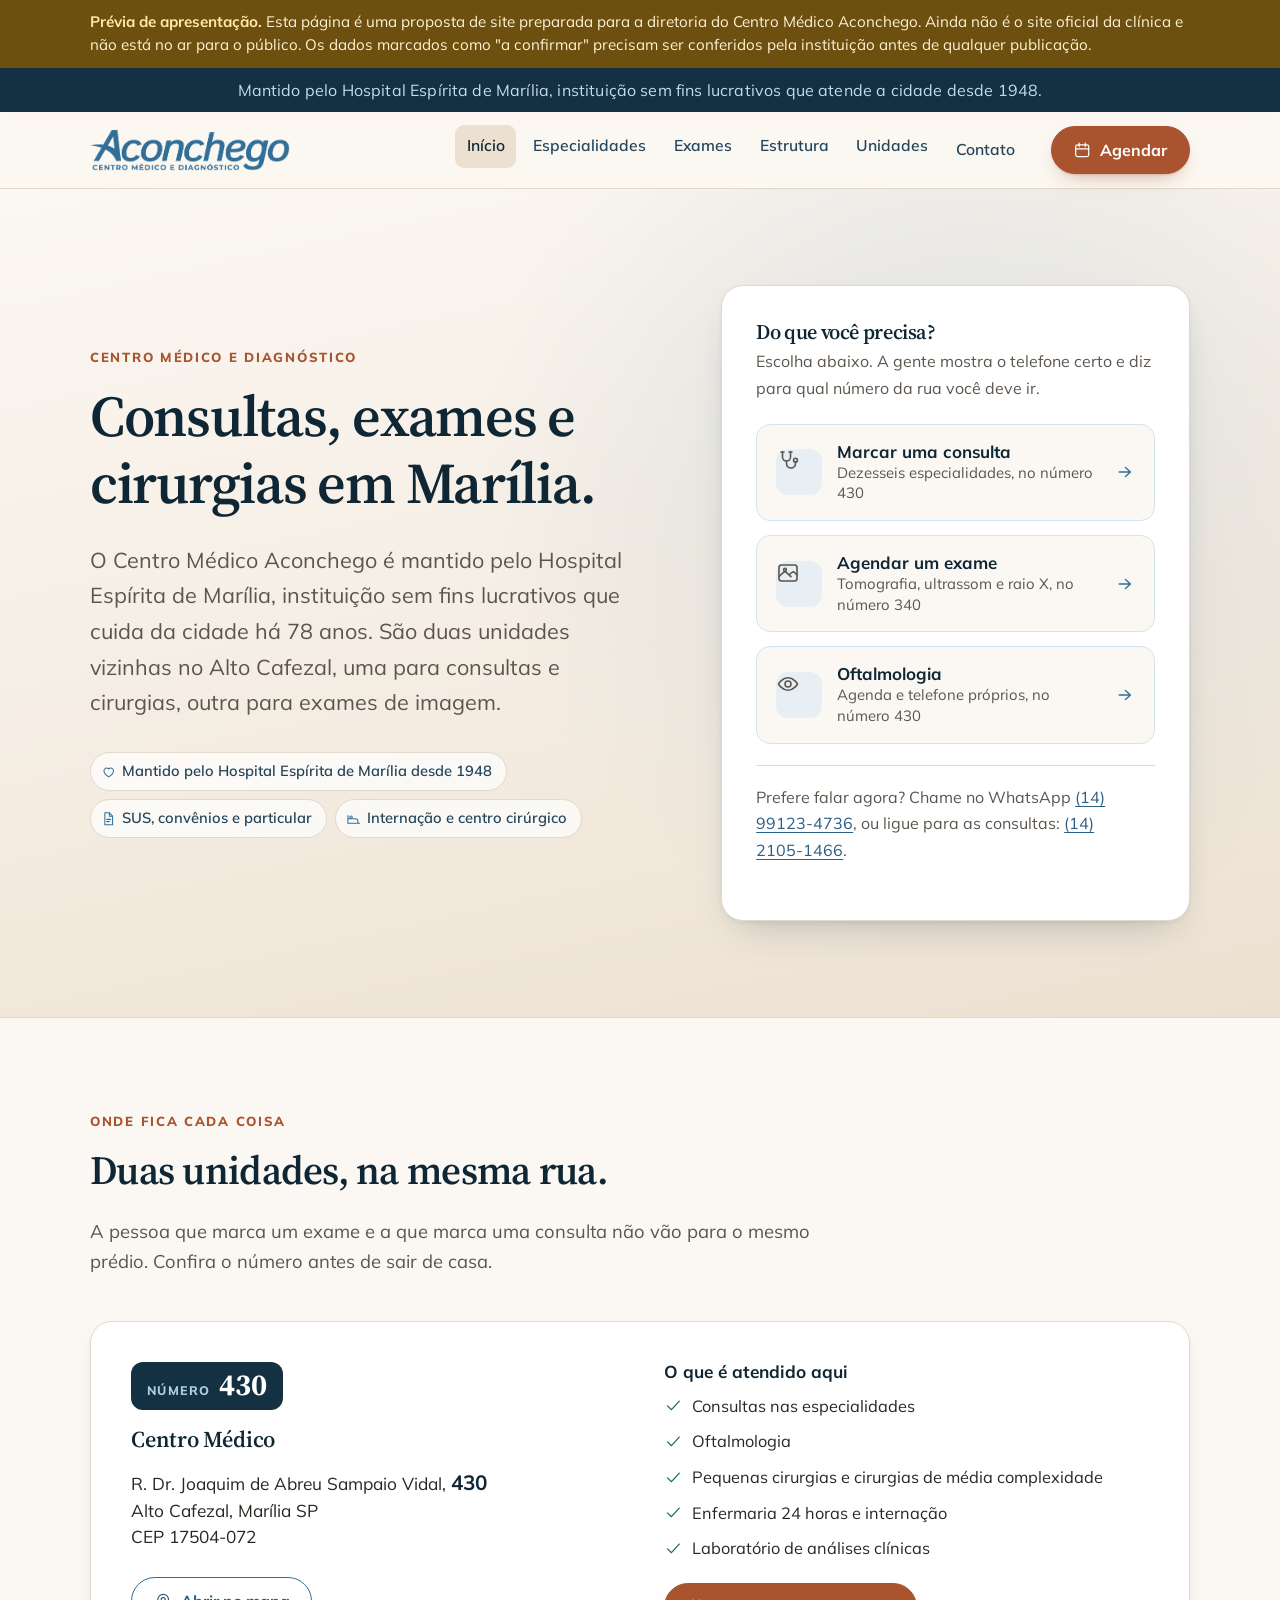
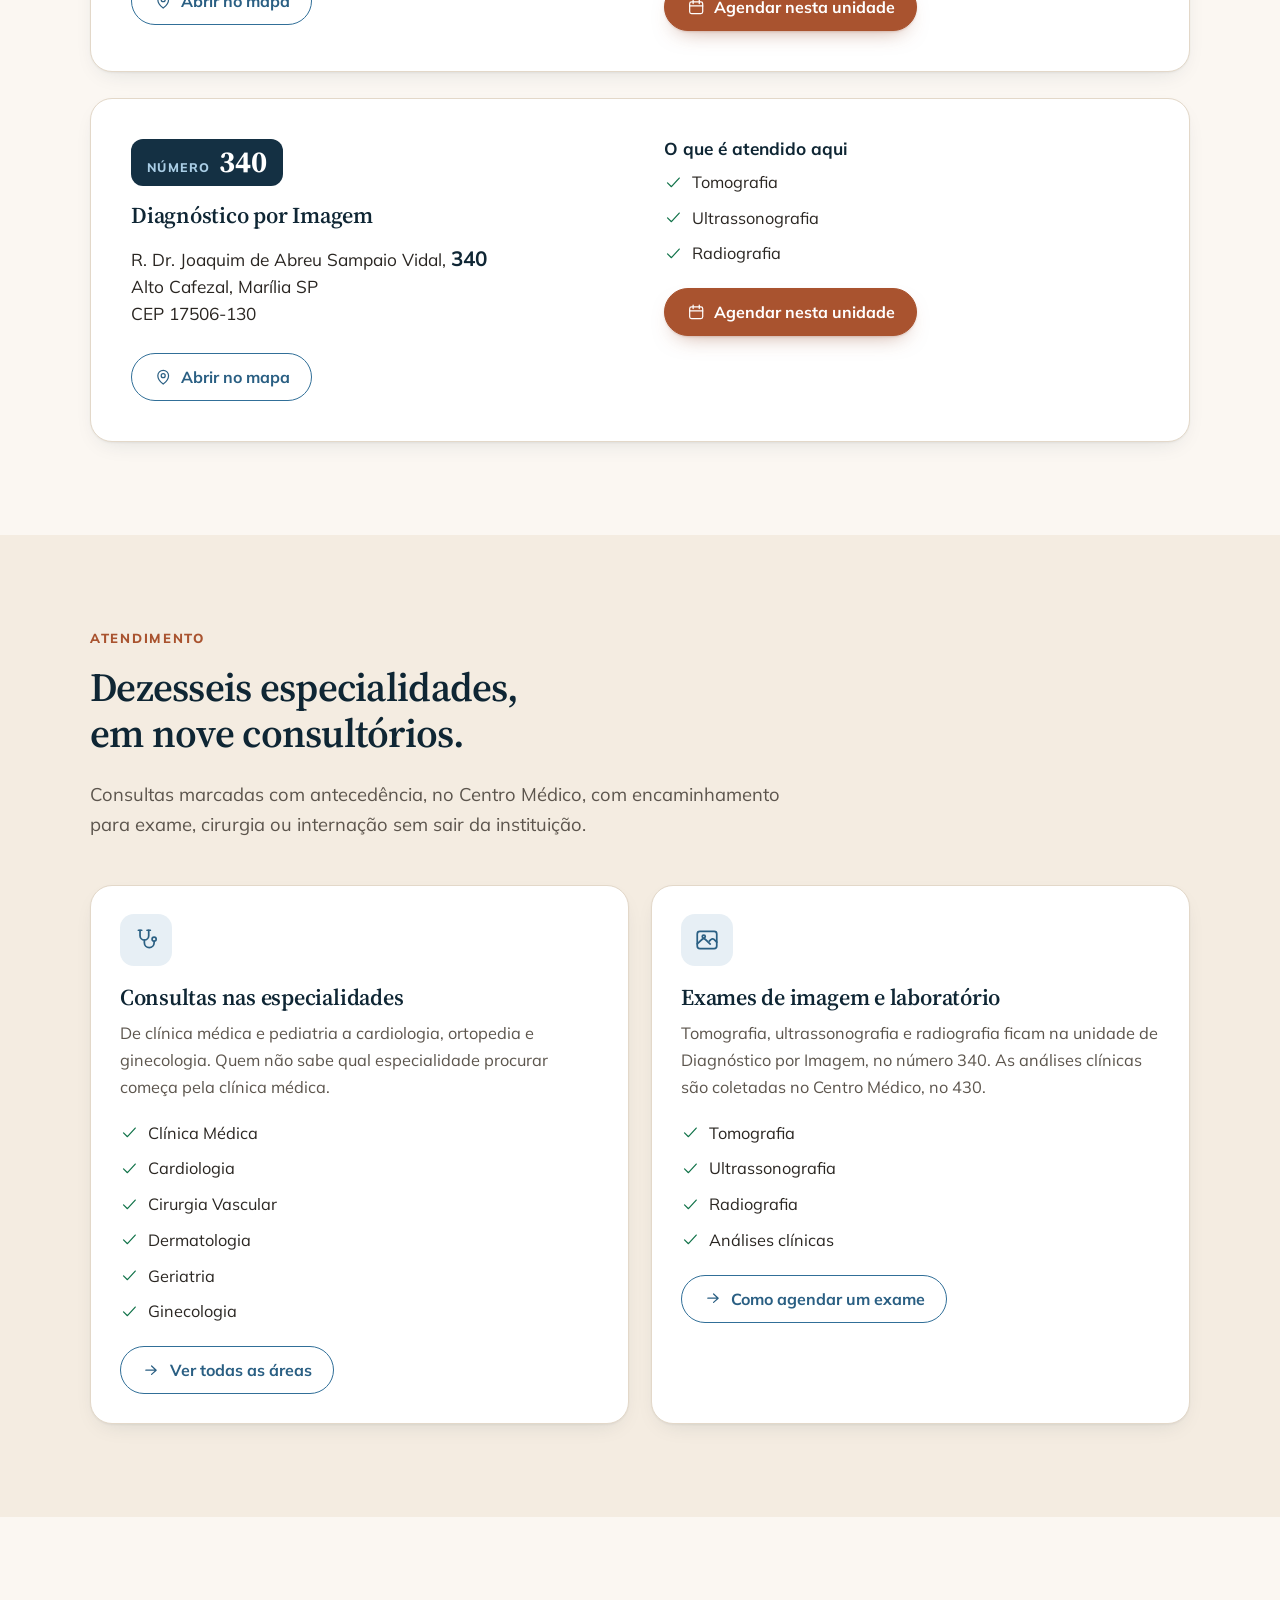
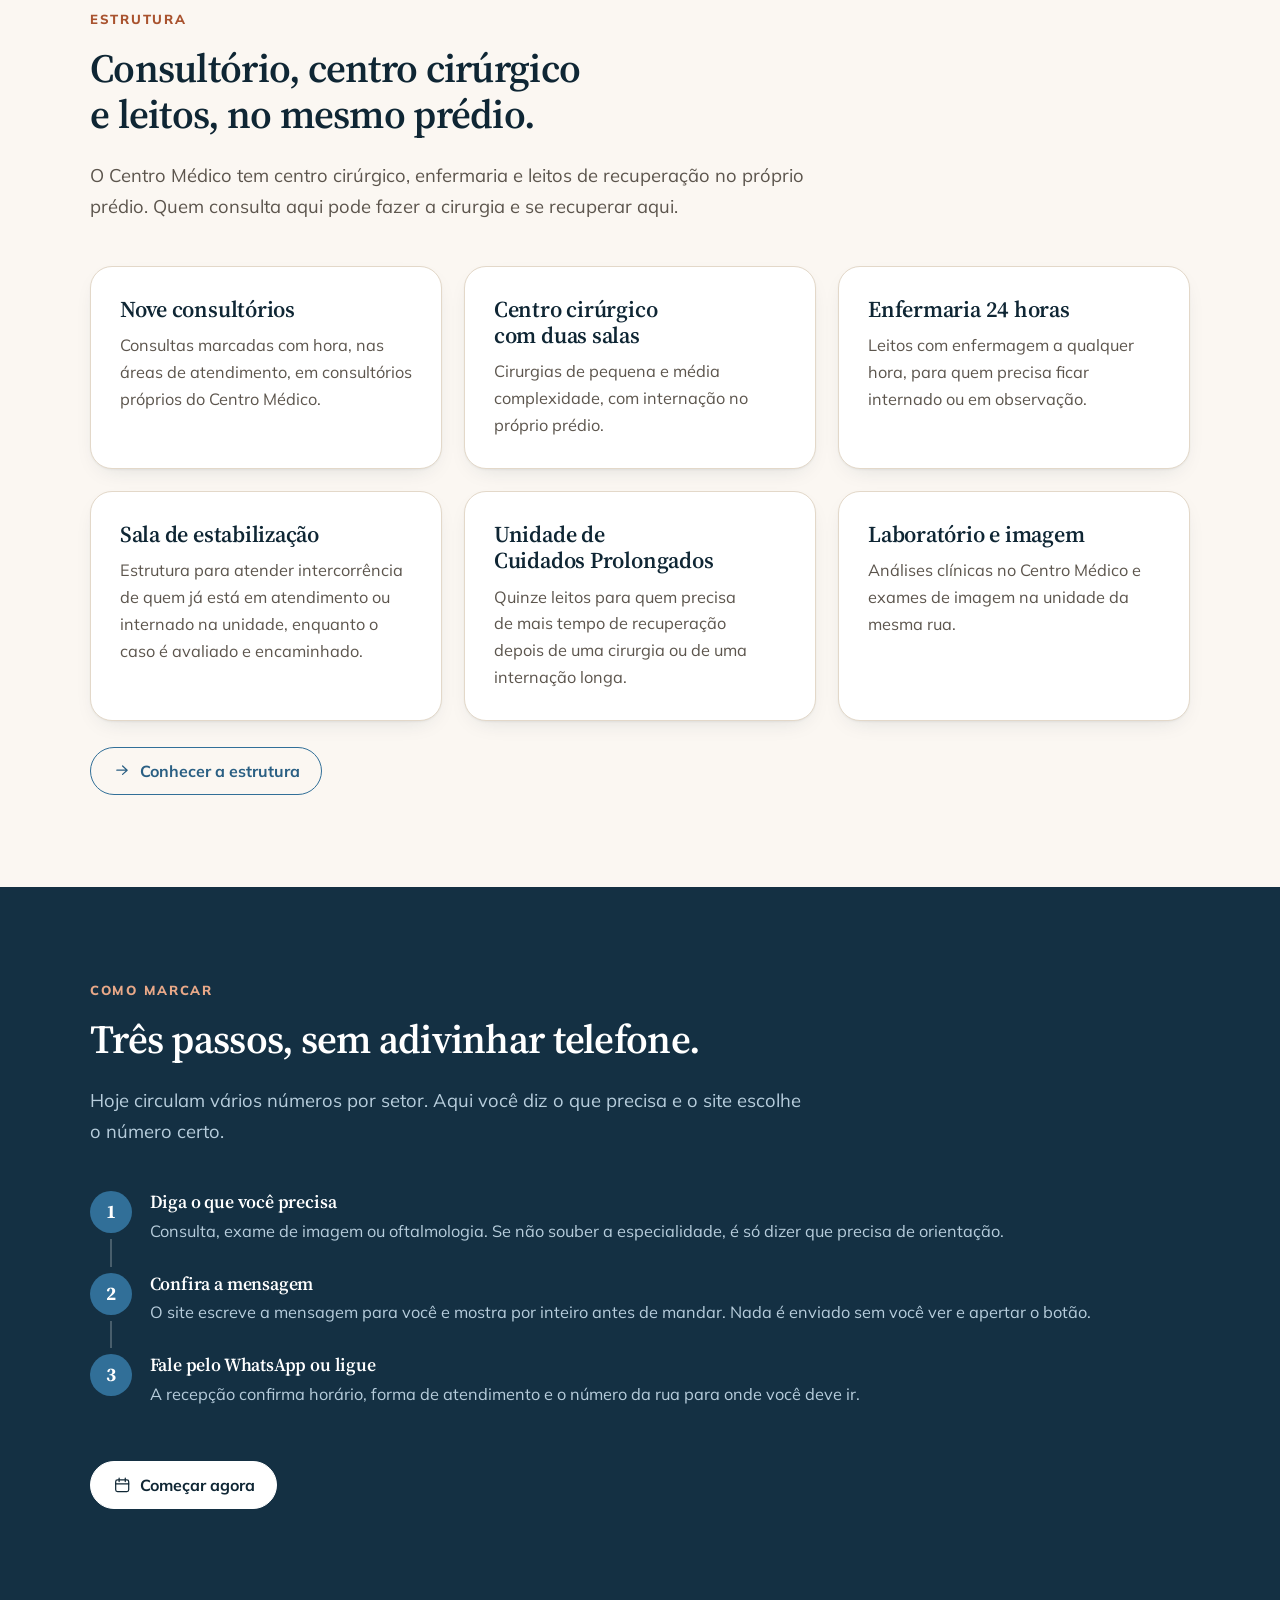
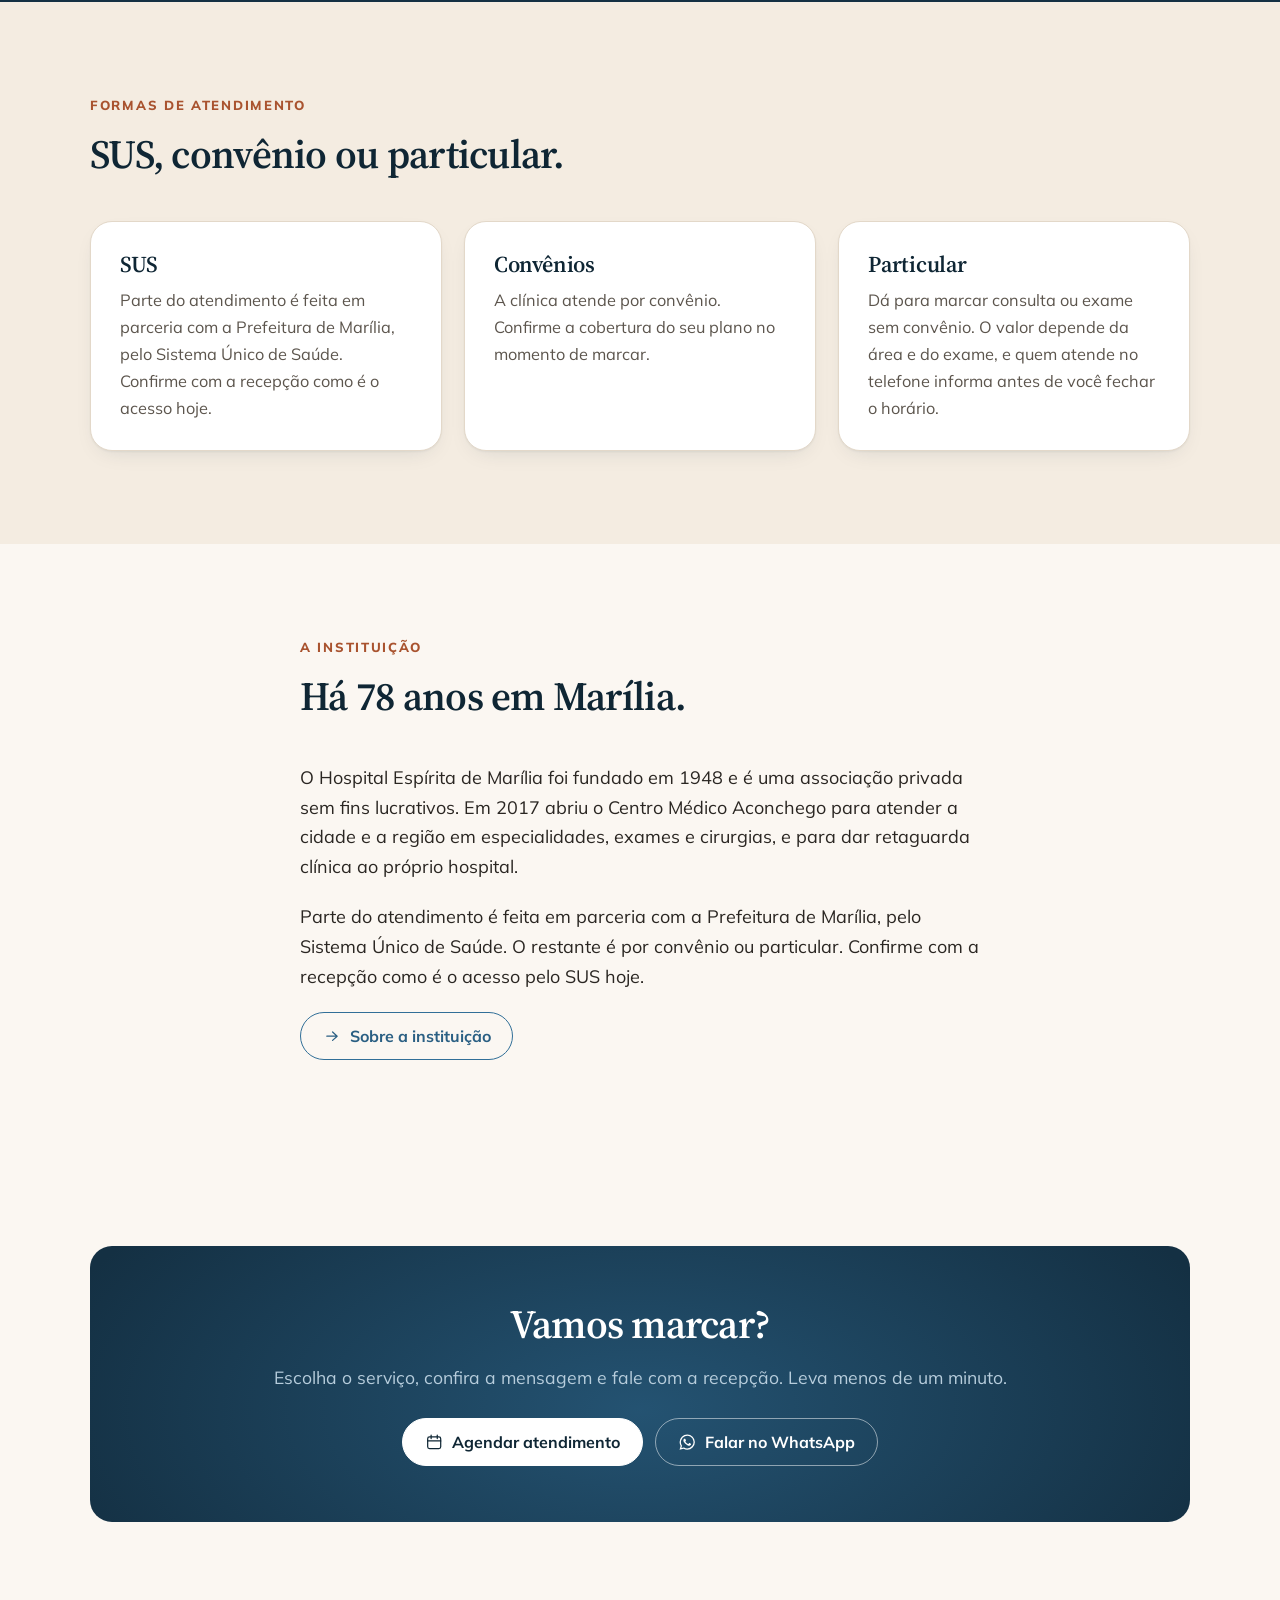
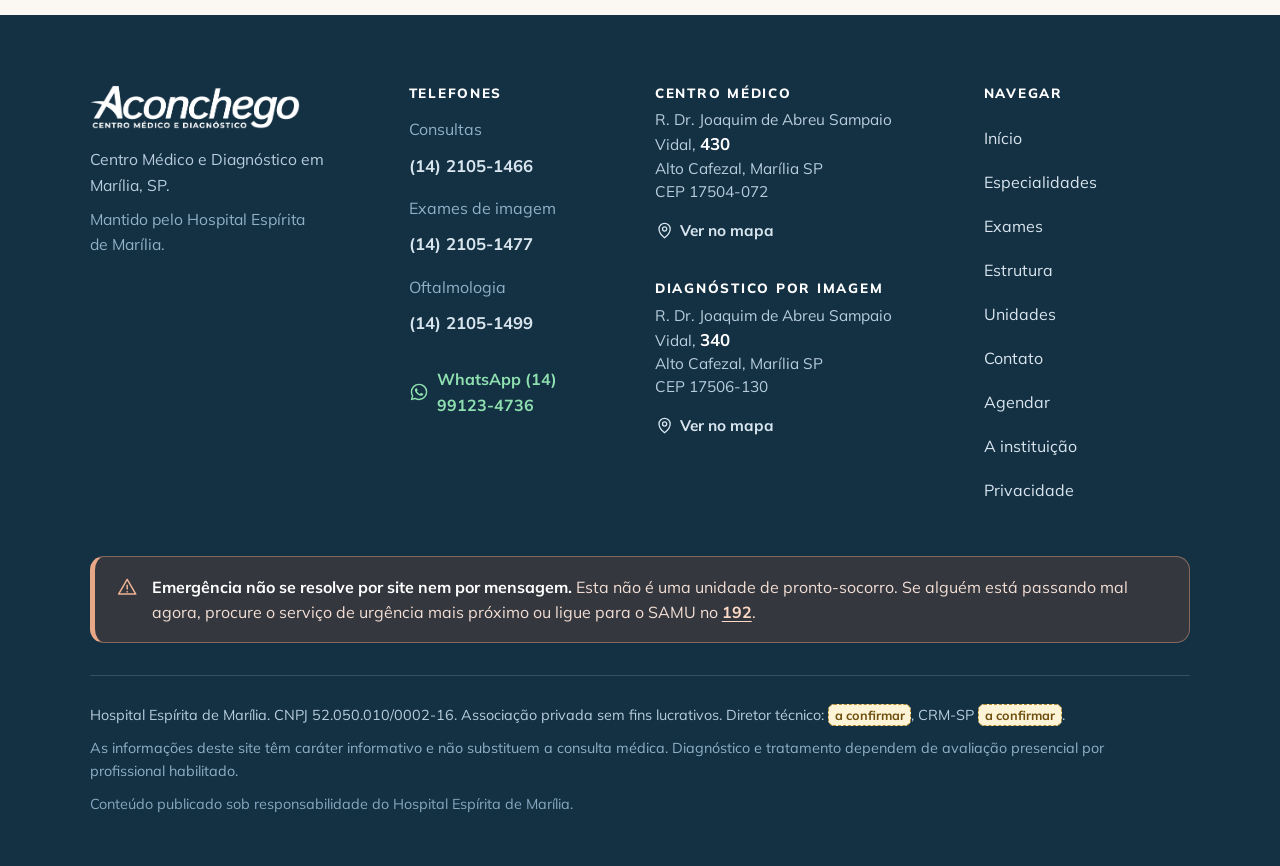
<file: index.html>
<!doctype html>
<html lang="pt-BR">
<head>
<meta charset="utf-8">
<meta name="viewport" content="width=device-width, initial-scale=1">
<meta http-equiv="Content-Security-Policy" content="default-src 'none'; base-uri 'none'; form-action 'none'; img-src 'self'; style-src 'self'; script-src 'self'; font-src 'self'; connect-src 'none'; manifest-src 'self'; upgrade-insecure-requests">
<meta name="referrer" content="no-referrer">
<meta name="color-scheme" content="light">
<title>Centro Médico Aconchego | Consultas, exames e cirurgias em Marília SP</title>
<meta name="description" content="Centro Médico Aconchego em Marília SP. Consultas em dezesseis especialidades, exames de imagem, cirurgias e internação. Mantido pelo Hospital Espírita de Marília. Atende SUS, convênios e particular.">
<meta name="robots" content="noindex, nofollow">
<link rel="canonical" href="https://filipejefte.github.io/centro-medico-aconchego/">
<meta property="og:type" content="website">
<meta property="og:locale" content="pt_BR">
<meta property="og:site_name" content="Centro Médico Aconchego">
<meta property="og:title" content="Centro Médico Aconchego | Consultas, exames e cirurgias em Marília SP">
<meta property="og:description" content="Centro Médico Aconchego em Marília SP. Consultas em dezesseis especialidades, exames de imagem, cirurgias e internação. Mantido pelo Hospital Espírita de Marília. Atende SUS, convênios e particular.">
<meta property="og:url" content="https://filipejefte.github.io/centro-medico-aconchego/">
<meta property="og:image" content="https://filipejefte.github.io/centro-medico-aconchego/assets/img/og.png">
<meta property="og:image:width" content="1200">
<meta property="og:image:height" content="630">
<meta property="og:image:alt" content="Centro Médico Aconchego, Centro Médico e Diagnóstico em Marília">
<meta name="twitter:card" content="summary_large_image">
<meta name="theme-color" content="#316F98">
<link rel="icon" type="image/png" sizes="32x32" href="assets/img/icone-32.png">
<link rel="icon" type="image/png" sizes="192x192" href="assets/img/icone-192.png">
<link rel="apple-touch-icon" href="assets/img/icone-180.png">
<link rel="manifest" href="site.webmanifest">
<link rel="preload" as="font" type="font/woff2" href="assets/fonts/mulish.woff2" crossorigin>
<link rel="preload" as="font" type="font/woff2" href="assets/fonts/source-serif.woff2" crossorigin>
<link rel="stylesheet" href="assets/css/site.css">
<script type="application/ld+json">{"@context":"https://schema.org","@type":"MedicalClinic","@id":"https://filipejefte.github.io/centro-medico-aconchego/#clinica","name":"Centro Médico Aconchego","alternateName":["Clínica Aconchego","Aconchego Centro Médico e Diagnóstico"],"url":"https://filipejefte.github.io/centro-medico-aconchego/","description":"Centro Médico e Diagnóstico em Marília, SP. Consultas nas especialidades, exames de imagem, cirurgias de pequena e média complexidade e internação.","telephone":"+551421051466","parentOrganization":{"@type":"Organization","name":"Hospital Espírita de Marília","foundingDate":"1948"},"address":[{"@type":"PostalAddress","streetAddress":"R. Dr. Joaquim de Abreu Sampaio Vidal, 430","addressLocality":"Marília","addressRegion":"SP","postalCode":"17504-072","addressCountry":"BR"},{"@type":"PostalAddress","streetAddress":"R. Dr. Joaquim de Abreu Sampaio Vidal, 340","addressLocality":"Marília","addressRegion":"SP","postalCode":"17506-130","addressCountry":"BR"}],"availableService":[{"@type":"MedicalProcedure","name":"Clínica Médica"},{"@type":"MedicalProcedure","name":"Cardiologia"},{"@type":"MedicalProcedure","name":"Cirurgia Vascular"},{"@type":"MedicalProcedure","name":"Dermatologia"},{"@type":"MedicalProcedure","name":"Geriatria"},{"@type":"MedicalProcedure","name":"Ginecologia"},{"@type":"MedicalProcedure","name":"Obstetrícia"},{"@type":"MedicalProcedure","name":"Oftalmologia"},{"@type":"MedicalProcedure","name":"Oncologia"},{"@type":"MedicalProcedure","name":"Ortopedia"},{"@type":"MedicalProcedure","name":"Pediatria"},{"@type":"MedicalProcedure","name":"Urologia"},{"@type":"MedicalProcedure","name":"Psiquiatria"},{"@type":"MedicalProcedure","name":"Psicologia"},{"@type":"MedicalProcedure","name":"Nutrição"},{"@type":"MedicalProcedure","name":"Fisioterapia"},{"@type":"MedicalTest","name":"Tomografia"},{"@type":"MedicalTest","name":"Ultrassonografia"},{"@type":"MedicalTest","name":"Radiografia"},{"@type":"MedicalTest","name":"Análises clínicas"}]}</script>
</head>
<body class="pg-inicio">

<a class="pular" href="#conteudo">Ir direto ao conteúdo</a>

<div class="previa">
  <p><strong>Prévia de apresentação.</strong> Esta página é uma proposta de site preparada para a diretoria do Centro Médico Aconchego. Ainda não é o site oficial da clínica e não está no ar para o público. Os dados marcados como "a confirmar" precisam ser conferidos pela instituição antes de qualquer publicação.</p>
</div>
<div class="tarja">
  <p>Mantido pelo Hospital Espírita de Marília, instituição sem fins lucrativos que atende a cidade desde 1948.</p>
</div>
<header class="topo">
  <div class="env topo-linha">
    <a class="topo-marca" href="index.html" aria-label="Centro Médico Aconchego, ir para a página inicial"><img class="logo" src="assets/img/logo-aconchego-azul.png" width="982" height="208" alt="" decoding="async"></a>
    <button class="topo-botao" type="button" id="abrir-menu" aria-expanded="false" aria-controls="navegacao">
      <svg class="ico" viewBox="0 0 24 24" fill="none" stroke="currentColor" stroke-width="1.6" stroke-linecap="round" stroke-linejoin="round" aria-hidden="true"><path d="M4 7h16M4 12h16M4 17h16"/></svg><span>Menu</span>
    </button>
    <nav class="topo-nav" id="navegacao" aria-label="Navegação principal">
      <ul><li><a href="index.html" aria-current="page">Início</a></li><li><a href="especialidades.html">Especialidades</a></li><li><a href="exames.html">Exames</a></li><li><a href="estrutura.html">Estrutura</a></li><li><a href="unidades.html">Unidades</a></li><li><a href="contato.html">Contato</a></li></ul>
    </nav>
    <div class="topo-acao">
      <a class="btn btn-principal" href="agendamento.html"><svg class="ico" viewBox="0 0 24 24" fill="none" stroke="currentColor" stroke-width="1.6" stroke-linecap="round" stroke-linejoin="round" aria-hidden="true"><rect x="3.5" y="5" width="17" height="15.5" rx="2.4"/><path d="M8 2.8v4.4M16 2.8v4.4M3.5 10.4h17"/></svg><span>Agendar</span></a>
    </div>
  </div>
</header>
<main id="conteudo" tabindex="-1">

<section class="hero">
  <div class="env hero-grade">
    <div class="hero-texto">
      <span class="sobrenome">Centro Médico e Diagnóstico</span>
      <h1>Consultas, exames e cirurgias em Marília.</h1>
      <p class="hero-chamada">
        O Centro Médico Aconchego é mantido pelo Hospital Espírita de Marília, instituição sem fins lucrativos que cuida da cidade há 78 anos. São duas unidades vizinhas no Alto Cafezal, uma para consultas e cirurgias, outra para exames de imagem.
      </p>
      <ul class="hero-selos">
        <li><svg class="ico" viewBox="0 0 24 24" fill="none" stroke="currentColor" stroke-width="1.6" stroke-linecap="round" stroke-linejoin="round" aria-hidden="true"><path d="M12 20s-7.4-4.6-7.4-9.6a4.2 4.2 0 0 1 7.4-2.7 4.2 4.2 0 0 1 7.4 2.7c0 5-7.4 9.6-7.4 9.6Z"/></svg><span>Mantido pelo Hospital Espírita de Marília desde 1948</span></li>
        <li><svg class="ico" viewBox="0 0 24 24" fill="none" stroke="currentColor" stroke-width="1.6" stroke-linecap="round" stroke-linejoin="round" aria-hidden="true"><path d="M6 2.8h7l5 5v13.4H6Z"/><path d="M13 2.8v5.2h5"/><path d="M9 13h6M9 16.5h4"/></svg><span>SUS, convênios e particular</span></li>
        <li><svg class="ico" viewBox="0 0 24 24" fill="none" stroke="currentColor" stroke-width="1.6" stroke-linecap="round" stroke-linejoin="round" aria-hidden="true"><path d="M3 19V7M3 12h11.5a4 4 0 0 1 4 4v3M3 19h18"/><circle cx="7.8" cy="9.6" r="1.9"/></svg><span>Internação e centro cirúrgico</span></li>
      </ul>
    </div>

    <div class="escolha">
      <h2>Do que você precisa?</h2>
      <p>Escolha abaixo. A gente mostra o telefone certo e diz para qual número da rua você deve ir.</p>
      <div class="caminhos">
    <a class="caminho" href="agendamento.html#consulta">
      <span class="caminho-ico"><svg class="ico" viewBox="0 0 24 24" fill="none" stroke="currentColor" stroke-width="1.6" stroke-linecap="round" stroke-linejoin="round" aria-hidden="true"><path d="M6.5 3v5a4 4 0 0 0 8 0V3"/><path d="M5 3h3M13 3h3"/><path d="M10.5 12v2.5a4.5 4.5 0 0 0 9 0V13"/><circle cx="19.5" cy="11.2" r="1.9"/></svg></span>
      <span><b>Marcar uma consulta</b><span>Dezesseis especialidades, no número 430</span></span>
      <svg class="ico" viewBox="0 0 24 24" fill="none" stroke="currentColor" stroke-width="1.6" stroke-linecap="round" stroke-linejoin="round" aria-hidden="true"><path d="M5 12h13m-5.5-5.5L18.5 12l-6 5.5"/></svg>
    </a>
    <a class="caminho" href="agendamento.html#exame-imagem">
      <span class="caminho-ico"><svg class="ico" viewBox="0 0 24 24" fill="none" stroke="currentColor" stroke-width="1.6" stroke-linecap="round" stroke-linejoin="round" aria-hidden="true"><rect x="3" y="4" width="18" height="16" rx="2.4"/><path d="M3 15.5l4.6-4.2a2 2 0 0 1 2.7 0L15 15.7"/><path d="M14.2 12.9l1.6-1.4a2 2 0 0 1 2.7 0L21 14"/><circle cx="9" cy="8.8" r="1.4"/></svg></span>
      <span><b>Agendar um exame</b><span>Tomografia, ultrassom e raio X, no número 340</span></span>
      <svg class="ico" viewBox="0 0 24 24" fill="none" stroke="currentColor" stroke-width="1.6" stroke-linecap="round" stroke-linejoin="round" aria-hidden="true"><path d="M5 12h13m-5.5-5.5L18.5 12l-6 5.5"/></svg>
    </a>
    <a class="caminho" href="agendamento.html#oftalmologia">
      <span class="caminho-ico"><svg class="ico" viewBox="0 0 24 24" fill="none" stroke="currentColor" stroke-width="1.6" stroke-linecap="round" stroke-linejoin="round" aria-hidden="true"><path d="M2.5 12S6 5.8 12 5.8 21.5 12 21.5 12 18 18.2 12 18.2 2.5 12 2.5 12Z"/><circle cx="12" cy="12" r="3"/></svg></span>
      <span><b>Oftalmologia</b><span>Agenda e telefone próprios, no número 430</span></span>
      <svg class="ico" viewBox="0 0 24 24" fill="none" stroke="currentColor" stroke-width="1.6" stroke-linecap="round" stroke-linejoin="round" aria-hidden="true"><path d="M5 12h13m-5.5-5.5L18.5 12l-6 5.5"/></svg>
    </a></div>
      <p class="escolha-nota">
        Prefere falar agora? Chame no WhatsApp <a href="https://wa.me/5514991234736?text=Ol%C3%A1!%20Gostaria%20de%20marcar%20uma%20consulta%20no%20Centro%20M%C3%A9dico%20Aconchego." target="_blank" rel="noopener noreferrer">(14) 99123-4736</a>, ou ligue para as consultas: <a href="tel:+551421051466">(14) 2105-1466</a>.
      </p>
    </div>
  </div>
</section>

<section class="secao">
  <div class="env">
    <div class="cabeca-secao">
      <span class="sobrenome">Onde fica cada coisa</span>
      <h2>Duas unidades, na mesma rua.</h2>
      <p>A pessoa que marca um exame e a que marca uma consulta não vão para o mesmo prédio. Confira o número antes de sair de casa.</p>
    </div>
    
<article class="unidade" id="centro-medico">
  <div>
    <p class="unidade-numero"><span>Número</span> <b>430</b></p>
    <h3>Centro Médico</h3>
    <p class="endereco">
      R. Dr. Joaquim de Abreu Sampaio Vidal, <b>430</b><br>
      Alto Cafezal, Marília SP<br>
      CEP 17504-072
    </p>
    <div class="grupo-botoes">
      <a class="btn btn-secundario" href="https://www.google.com/maps/search/?api=1&amp;query=R.%20Dr.%20Joaquim%20de%20Abreu%20Sampaio%20Vidal%2C%20430%2C%20Alto%20Cafezal%2C%20Mar%C3%ADlia%20SP%2C%2017504-072" target="_blank" rel="noopener noreferrer"><svg class="ico" viewBox="0 0 24 24" fill="none" stroke="currentColor" stroke-width="1.6" stroke-linecap="round" stroke-linejoin="round" aria-hidden="true"><path d="M12 21s7-5.4 7-11a7 7 0 1 0-14 0c0 5.6 7 11 7 11Z"/><circle cx="12" cy="10" r="2.6"/></svg><span>Abrir no mapa</span></a>
    </div>
  </div>
  <div>
    <h4>O que é atendido aqui</h4>
    <ul class="lista-check">
      <li><svg class="ico" viewBox="0 0 24 24" fill="none" stroke="currentColor" stroke-width="1.6" stroke-linecap="round" stroke-linejoin="round" aria-hidden="true"><path d="M4.5 12.6 9.5 17.5 19.5 6.5"/></svg><span>Consultas nas especialidades</span></li><li><svg class="ico" viewBox="0 0 24 24" fill="none" stroke="currentColor" stroke-width="1.6" stroke-linecap="round" stroke-linejoin="round" aria-hidden="true"><path d="M4.5 12.6 9.5 17.5 19.5 6.5"/></svg><span>Oftalmologia</span></li><li><svg class="ico" viewBox="0 0 24 24" fill="none" stroke="currentColor" stroke-width="1.6" stroke-linecap="round" stroke-linejoin="round" aria-hidden="true"><path d="M4.5 12.6 9.5 17.5 19.5 6.5"/></svg><span>Pequenas cirurgias e cirurgias de média complexidade</span></li><li><svg class="ico" viewBox="0 0 24 24" fill="none" stroke="currentColor" stroke-width="1.6" stroke-linecap="round" stroke-linejoin="round" aria-hidden="true"><path d="M4.5 12.6 9.5 17.5 19.5 6.5"/></svg><span>Enfermaria 24 horas e internação</span></li><li><svg class="ico" viewBox="0 0 24 24" fill="none" stroke="currentColor" stroke-width="1.6" stroke-linecap="round" stroke-linejoin="round" aria-hidden="true"><path d="M4.5 12.6 9.5 17.5 19.5 6.5"/></svg><span>Laboratório de análises clínicas</span></li>
    </ul>
    <a class="btn btn-principal" href="agendamento.html"><svg class="ico" viewBox="0 0 24 24" fill="none" stroke="currentColor" stroke-width="1.6" stroke-linecap="round" stroke-linejoin="round" aria-hidden="true"><rect x="3.5" y="5" width="17" height="15.5" rx="2.4"/><path d="M8 2.8v4.4M16 2.8v4.4M3.5 10.4h17"/></svg><span>Agendar nesta unidade</span></a>
  </div>
</article>
<article class="unidade" id="diagnostico-por-imagem">
  <div>
    <p class="unidade-numero"><span>Número</span> <b>340</b></p>
    <h3>Diagnóstico por Imagem</h3>
    <p class="endereco">
      R. Dr. Joaquim de Abreu Sampaio Vidal, <b>340</b><br>
      Alto Cafezal, Marília SP<br>
      CEP 17506-130
    </p>
    <div class="grupo-botoes">
      <a class="btn btn-secundario" href="https://www.google.com/maps/search/?api=1&amp;query=R.%20Dr.%20Joaquim%20de%20Abreu%20Sampaio%20Vidal%2C%20340%2C%20Alto%20Cafezal%2C%20Mar%C3%ADlia%20SP%2C%2017506-130" target="_blank" rel="noopener noreferrer"><svg class="ico" viewBox="0 0 24 24" fill="none" stroke="currentColor" stroke-width="1.6" stroke-linecap="round" stroke-linejoin="round" aria-hidden="true"><path d="M12 21s7-5.4 7-11a7 7 0 1 0-14 0c0 5.6 7 11 7 11Z"/><circle cx="12" cy="10" r="2.6"/></svg><span>Abrir no mapa</span></a>
    </div>
  </div>
  <div>
    <h4>O que é atendido aqui</h4>
    <ul class="lista-check">
      <li><svg class="ico" viewBox="0 0 24 24" fill="none" stroke="currentColor" stroke-width="1.6" stroke-linecap="round" stroke-linejoin="round" aria-hidden="true"><path d="M4.5 12.6 9.5 17.5 19.5 6.5"/></svg><span>Tomografia</span></li><li><svg class="ico" viewBox="0 0 24 24" fill="none" stroke="currentColor" stroke-width="1.6" stroke-linecap="round" stroke-linejoin="round" aria-hidden="true"><path d="M4.5 12.6 9.5 17.5 19.5 6.5"/></svg><span>Ultrassonografia</span></li><li><svg class="ico" viewBox="0 0 24 24" fill="none" stroke="currentColor" stroke-width="1.6" stroke-linecap="round" stroke-linejoin="round" aria-hidden="true"><path d="M4.5 12.6 9.5 17.5 19.5 6.5"/></svg><span>Radiografia</span></li>
    </ul>
    <a class="btn btn-principal" href="agendamento.html"><svg class="ico" viewBox="0 0 24 24" fill="none" stroke="currentColor" stroke-width="1.6" stroke-linecap="round" stroke-linejoin="round" aria-hidden="true"><rect x="3.5" y="5" width="17" height="15.5" rx="2.4"/><path d="M8 2.8v4.4M16 2.8v4.4M3.5 10.4h17"/></svg><span>Agendar nesta unidade</span></a>
  </div>
</article>
  </div>
</section>

<section class="secao secao-veu">
  <div class="env">
    <div class="cabeca-secao">
      <span class="sobrenome">Atendimento</span>
      <h2>Dezesseis especialidades, em nove consultórios.</h2>
      <p>Consultas marcadas com antecedência, no Centro Médico, com encaminhamento para exame, cirurgia ou internação sem sair da instituição.</p>
    </div>
    <div class="grade grade-2">
      <div class="cartao">
        <div class="cartao-ico"><svg class="ico" viewBox="0 0 24 24" fill="none" stroke="currentColor" stroke-width="1.6" stroke-linecap="round" stroke-linejoin="round" aria-hidden="true"><path d="M6.5 3v5a4 4 0 0 0 8 0V3"/><path d="M5 3h3M13 3h3"/><path d="M10.5 12v2.5a4.5 4.5 0 0 0 9 0V13"/><circle cx="19.5" cy="11.2" r="1.9"/></svg></div>
        <h3>Consultas nas especialidades</h3>
        <p>De clínica médica e pediatria a cardiologia, ortopedia e ginecologia. Quem não sabe qual especialidade procurar começa pela clínica médica.</p>
        <ul class="lista-check"><li><svg class="ico" viewBox="0 0 24 24" fill="none" stroke="currentColor" stroke-width="1.6" stroke-linecap="round" stroke-linejoin="round" aria-hidden="true"><path d="M4.5 12.6 9.5 17.5 19.5 6.5"/></svg><span>Clínica Médica</span></li><li><svg class="ico" viewBox="0 0 24 24" fill="none" stroke="currentColor" stroke-width="1.6" stroke-linecap="round" stroke-linejoin="round" aria-hidden="true"><path d="M4.5 12.6 9.5 17.5 19.5 6.5"/></svg><span>Cardiologia</span></li><li><svg class="ico" viewBox="0 0 24 24" fill="none" stroke="currentColor" stroke-width="1.6" stroke-linecap="round" stroke-linejoin="round" aria-hidden="true"><path d="M4.5 12.6 9.5 17.5 19.5 6.5"/></svg><span>Cirurgia Vascular</span></li><li><svg class="ico" viewBox="0 0 24 24" fill="none" stroke="currentColor" stroke-width="1.6" stroke-linecap="round" stroke-linejoin="round" aria-hidden="true"><path d="M4.5 12.6 9.5 17.5 19.5 6.5"/></svg><span>Dermatologia</span></li><li><svg class="ico" viewBox="0 0 24 24" fill="none" stroke="currentColor" stroke-width="1.6" stroke-linecap="round" stroke-linejoin="round" aria-hidden="true"><path d="M4.5 12.6 9.5 17.5 19.5 6.5"/></svg><span>Geriatria</span></li><li><svg class="ico" viewBox="0 0 24 24" fill="none" stroke="currentColor" stroke-width="1.6" stroke-linecap="round" stroke-linejoin="round" aria-hidden="true"><path d="M4.5 12.6 9.5 17.5 19.5 6.5"/></svg><span>Ginecologia</span></li></ul>
        <p><a class="btn btn-secundario" href="especialidades.html"><svg class="ico" viewBox="0 0 24 24" fill="none" stroke="currentColor" stroke-width="1.6" stroke-linecap="round" stroke-linejoin="round" aria-hidden="true"><path d="M5 12h13m-5.5-5.5L18.5 12l-6 5.5"/></svg><span>Ver todas as áreas</span></a></p>
      </div>
      <div class="cartao">
        <div class="cartao-ico"><svg class="ico" viewBox="0 0 24 24" fill="none" stroke="currentColor" stroke-width="1.6" stroke-linecap="round" stroke-linejoin="round" aria-hidden="true"><rect x="3" y="4" width="18" height="16" rx="2.4"/><path d="M3 15.5l4.6-4.2a2 2 0 0 1 2.7 0L15 15.7"/><path d="M14.2 12.9l1.6-1.4a2 2 0 0 1 2.7 0L21 14"/><circle cx="9" cy="8.8" r="1.4"/></svg></div>
        <h3>Exames de imagem e laboratório</h3>
        <p>Tomografia, ultrassonografia e radiografia ficam na unidade de Diagnóstico por Imagem, no número 340. As análises clínicas são coletadas no Centro Médico, no 430.</p>
        <ul class="lista-check">
          <li><svg class="ico" viewBox="0 0 24 24" fill="none" stroke="currentColor" stroke-width="1.6" stroke-linecap="round" stroke-linejoin="round" aria-hidden="true"><path d="M4.5 12.6 9.5 17.5 19.5 6.5"/></svg><span>Tomografia</span></li><li><svg class="ico" viewBox="0 0 24 24" fill="none" stroke="currentColor" stroke-width="1.6" stroke-linecap="round" stroke-linejoin="round" aria-hidden="true"><path d="M4.5 12.6 9.5 17.5 19.5 6.5"/></svg><span>Ultrassonografia</span></li><li><svg class="ico" viewBox="0 0 24 24" fill="none" stroke="currentColor" stroke-width="1.6" stroke-linecap="round" stroke-linejoin="round" aria-hidden="true"><path d="M4.5 12.6 9.5 17.5 19.5 6.5"/></svg><span>Radiografia</span></li><li><svg class="ico" viewBox="0 0 24 24" fill="none" stroke="currentColor" stroke-width="1.6" stroke-linecap="round" stroke-linejoin="round" aria-hidden="true"><path d="M4.5 12.6 9.5 17.5 19.5 6.5"/></svg><span>Análises clínicas</span></li>
        </ul>
        <p><a class="btn btn-secundario" href="exames.html"><svg class="ico" viewBox="0 0 24 24" fill="none" stroke="currentColor" stroke-width="1.6" stroke-linecap="round" stroke-linejoin="round" aria-hidden="true"><path d="M5 12h13m-5.5-5.5L18.5 12l-6 5.5"/></svg><span>Como agendar um exame</span></a></p>
      </div>
    </div>
  </div>
</section>

<section class="secao">
  <div class="env">
    <div class="cabeca-secao">
      <span class="sobrenome">Estrutura</span>
      <h2>Consultório, centro cirúrgico e leitos, no mesmo prédio.</h2>
      <p>O Centro Médico tem centro cirúrgico, enfermaria e leitos de recuperação no próprio prédio. Quem consulta aqui pode fazer a cirurgia e se recuperar aqui.</p>
    </div>
    <div class="grade grade-3">
      
      <div class="cartao">
        <h3>Nove consultórios</h3>
        <p>Consultas marcadas com hora, nas áreas de atendimento, em consultórios próprios do Centro Médico.</p>
      </div>
      <div class="cartao">
        <h3>Centro cirúrgico com duas salas</h3>
        <p>Cirurgias de pequena e média complexidade, com internação no próprio prédio.</p>
      </div>
      <div class="cartao">
        <h3>Enfermaria 24 horas</h3>
        <p>Leitos com enfermagem a qualquer hora, para quem precisa ficar internado ou em observação.</p>
      </div>
      <div class="cartao">
        <h3>Sala de estabilização</h3>
        <p>Estrutura para atender intercorrência de quem já está em atendimento ou internado na unidade, enquanto o caso é avaliado e encaminhado.</p>
      </div>
      <div class="cartao">
        <h3>Unidade de Cuidados Prolongados</h3>
        <p>Quinze leitos para quem precisa de mais tempo de recuperação depois de uma cirurgia ou de uma internação longa.</p>
      </div>
      <div class="cartao">
        <h3>Laboratório e imagem</h3>
        <p>Análises clínicas no Centro Médico e exames de imagem na unidade da mesma rua.</p>
      </div>
    </div>
    <div class="grupo-botoes">
      <a class="btn btn-secundario" href="estrutura.html"><svg class="ico" viewBox="0 0 24 24" fill="none" stroke="currentColor" stroke-width="1.6" stroke-linecap="round" stroke-linejoin="round" aria-hidden="true"><path d="M5 12h13m-5.5-5.5L18.5 12l-6 5.5"/></svg><span>Conhecer a estrutura</span></a>
    </div>
  </div>
</section>

<section class="secao secao-azul">
  <div class="env">
    <div class="cabeca-secao">
      <span class="sobrenome">Como marcar</span>
      <h2>Três passos, sem adivinhar telefone.</h2>
      <p>Hoje circulam vários números por setor. Aqui você diz o que precisa e o site escolhe o número certo.</p>
    </div>
    <ol class="passos">
      <li class="passo">
        <div>
          <h3>Diga o que você precisa</h3>
          <p>Consulta, exame de imagem ou oftalmologia. Se não souber a especialidade, é só dizer que precisa de orientação.</p>
        </div>
      </li>
      <li class="passo">
        <div>
          <h3>Confira a mensagem</h3>
          <p>O site escreve a mensagem para você e mostra por inteiro antes de mandar. Nada é enviado sem você ver e apertar o botão.</p>
        </div>
      </li>
      <li class="passo">
        <div>
          <h3>Fale pelo WhatsApp ou ligue</h3>
          <p>A recepção confirma horário, forma de atendimento e o número da rua para onde você deve ir.</p>
        </div>
      </li>
    </ol>
    <div class="grupo-botoes">
      <a class="btn btn-claro" href="agendamento.html"><svg class="ico" viewBox="0 0 24 24" fill="none" stroke="currentColor" stroke-width="1.6" stroke-linecap="round" stroke-linejoin="round" aria-hidden="true"><rect x="3.5" y="5" width="17" height="15.5" rx="2.4"/><path d="M8 2.8v4.4M16 2.8v4.4M3.5 10.4h17"/></svg><span>Começar agora</span></a>
    </div>
  </div>
</section>

<section class="secao secao-veu">
  <div class="env">
    <div class="cabeca-secao">
      <span class="sobrenome">Formas de atendimento</span>
      <h2>SUS, convênio ou particular.</h2>
    </div>
    <div class="grade grade-3">
      
      <div class="cartao">
        <h3>SUS</h3>
        <p>Parte do atendimento é feita em parceria com a Prefeitura de Marília, pelo Sistema Único de Saúde. Confirme com a recepção como é o acesso hoje.</p>
      </div>
      <div class="cartao">
        <h3>Convênios</h3>
        <p>A clínica atende por convênio. Confirme a cobertura do seu plano no momento de marcar.</p>
      </div>
      <div class="cartao">
        <h3>Particular</h3>
        <p>Dá para marcar consulta ou exame sem convênio. O valor depende da área e do exame, e quem atende no telefone informa antes de você fechar o horário.</p>
      </div>
    </div>
  </div>
</section>

<section class="secao">
  <div class="env env-estreito">
    <div class="cabeca-secao">
      <span class="sobrenome">A instituição</span>
      <h2>Há 78 anos em Marília.</h2>
    </div>
    <div class="prosa">
      <p>O Hospital Espírita de Marília foi fundado em 1948 e é uma associação privada sem fins lucrativos. Em 2017 abriu o Centro Médico Aconchego para atender a cidade e a região em especialidades, exames e cirurgias, e para dar retaguarda clínica ao próprio hospital.</p>
      <p>Parte do atendimento é feita em parceria com a Prefeitura de Marília, pelo Sistema Único de Saúde. O restante é por convênio ou particular. Confirme com a recepção como é o acesso pelo SUS hoje.</p>
      <p><a class="btn btn-secundario" href="instituicao.html"><svg class="ico" viewBox="0 0 24 24" fill="none" stroke="currentColor" stroke-width="1.6" stroke-linecap="round" stroke-linejoin="round" aria-hidden="true"><path d="M5 12h13m-5.5-5.5L18.5 12l-6 5.5"/></svg><span>Sobre a instituição</span></a></p>
    </div>
  </div>
</section>


<section class="secao">
  <div class="env">
    <div class="chamada">
      <h2>Vamos marcar?</h2>
      <p>Escolha o serviço, confira a mensagem e fale com a recepção. Leva menos de um minuto.</p>
      <div class="grupo-botoes">
        <a class="btn btn-claro" href="agendamento.html"><svg class="ico" viewBox="0 0 24 24" fill="none" stroke="currentColor" stroke-width="1.6" stroke-linecap="round" stroke-linejoin="round" aria-hidden="true"><rect x="3.5" y="5" width="17" height="15.5" rx="2.4"/><path d="M8 2.8v4.4M16 2.8v4.4M3.5 10.4h17"/></svg><span>Agendar atendimento</span></a>
        <a class="btn btn-fantasma" href="https://wa.me/5514991234736?text=Ol%C3%A1!%20Gostaria%20de%20marcar%20uma%20consulta%20no%20Centro%20M%C3%A9dico%20Aconchego." target="_blank" rel="noopener noreferrer"><svg class="ico" viewBox="0 0 24 24" fill="currentColor" aria-hidden="true"><path d="M12.04 2A9.9 9.9 0 0 0 2.1 11.9a9.8 9.8 0 0 0 1.35 4.96L2 22l5.28-1.38a9.9 9.9 0 0 0 4.76 1.21h.01a9.9 9.9 0 0 0 9.93-9.9A9.9 9.9 0 0 0 12.04 2Zm0 18.09h-.01a8.2 8.2 0 0 1-4.18-1.15l-.3-.18-3.13.82.84-3.05-.2-.31a8.2 8.2 0 1 1 6.98 3.87Zm4.5-6.14c-.24-.12-1.46-.72-1.69-.8-.22-.09-.39-.13-.55.12s-.63.8-.77.96c-.14.17-.28.19-.53.06a6.7 6.7 0 0 1-3.35-2.93c-.25-.43.25-.4.72-1.33.08-.17.04-.31-.02-.43s-.55-1.34-.76-1.83c-.2-.48-.4-.41-.55-.42h-.47a.9.9 0 0 0-.65.3 2.75 2.75 0 0 0-.86 2.05c0 1.2.88 2.37 1 2.53.12.17 1.72 2.63 4.18 3.69 1.55.67 2.16.73 2.94.61.47-.07 1.46-.6 1.66-1.17.21-.58.21-1.07.15-1.18-.06-.1-.22-.17-.47-.29Z"/></svg><span>Falar no WhatsApp</span></a>
      </div>
    </div>
  </div>
</section>

</main>

<footer class="rodape">
  <div class="env">
    <div class="rp-grade">
      <div class="rp-marca">
        <img class="logo logo-rodape" src="assets/img/logo-aconchego-branco.png" width="982" height="208" alt="Centro Médico Aconchego" decoding="async">
        <p>Centro Médico e Diagnóstico em Marília, SP.</p>
        <p class="rp-mant">Mantido pelo Hospital Espírita de Marília.</p>
      </div>
      <div class="rp-col">
        <h3>Telefones</h3>
        <ul class="rp-lista">
    <li>
      <span class="rp-canal">Consultas</span>
      <a href="tel:+551421051466">(14) 2105-1466</a>
    </li>
    <li>
      <span class="rp-canal">Exames de imagem</span>
      <a href="tel:+551421051477">(14) 2105-1477</a>
    </li>
    <li>
      <span class="rp-canal">Oftalmologia</span>
      <a href="tel:+551421051499">(14) 2105-1499</a>
    </li></ul>
        <p class="rp-zap">
          <a href="https://wa.me/5514991234736?text=Ol%C3%A1!%20Gostaria%20de%20marcar%20uma%20consulta%20no%20Centro%20M%C3%A9dico%20Aconchego." target="_blank" rel="noopener noreferrer"><svg class="ico" viewBox="0 0 24 24" fill="currentColor" aria-hidden="true"><path d="M12.04 2A9.9 9.9 0 0 0 2.1 11.9a9.8 9.8 0 0 0 1.35 4.96L2 22l5.28-1.38a9.9 9.9 0 0 0 4.76 1.21h.01a9.9 9.9 0 0 0 9.93-9.9A9.9 9.9 0 0 0 12.04 2Zm0 18.09h-.01a8.2 8.2 0 0 1-4.18-1.15l-.3-.18-3.13.82.84-3.05-.2-.31a8.2 8.2 0 1 1 6.98 3.87Zm4.5-6.14c-.24-.12-1.46-.72-1.69-.8-.22-.09-.39-.13-.55.12s-.63.8-.77.96c-.14.17-.28.19-.53.06a6.7 6.7 0 0 1-3.35-2.93c-.25-.43.25-.4.72-1.33.08-.17.04-.31-.02-.43s-.55-1.34-.76-1.83c-.2-.48-.4-.41-.55-.42h-.47a.9.9 0 0 0-.65.3 2.75 2.75 0 0 0-.86 2.05c0 1.2.88 2.37 1 2.53.12.17 1.72 2.63 4.18 3.69 1.55.67 2.16.73 2.94.61.47-.07 1.46-.6 1.66-1.17.21-.58.21-1.07.15-1.18-.06-.1-.22-.17-.47-.29Z"/></svg><span>WhatsApp (14) 99123-4736</span></a>
        </p>
      </div>
      <div class="rp-col rp-unidades">
    <div class="rp-unidade">
      <h3>Centro Médico</h3>
      <p class="rp-end">R. Dr. Joaquim de Abreu Sampaio Vidal, <b>430</b><br>Alto Cafezal, Marília SP<br>CEP 17504-072</p>
      <a class="rp-mapa" href="https://www.google.com/maps/search/?api=1&amp;query=R.%20Dr.%20Joaquim%20de%20Abreu%20Sampaio%20Vidal%2C%20430%2C%20Alto%20Cafezal%2C%20Mar%C3%ADlia%20SP%2C%2017504-072" target="_blank" rel="noopener noreferrer"><svg class="ico" viewBox="0 0 24 24" fill="none" stroke="currentColor" stroke-width="1.6" stroke-linecap="round" stroke-linejoin="round" aria-hidden="true"><path d="M12 21s7-5.4 7-11a7 7 0 1 0-14 0c0 5.6 7 11 7 11Z"/><circle cx="12" cy="10" r="2.6"/></svg><span>Ver no mapa</span></a>
    </div>
    <div class="rp-unidade">
      <h3>Diagnóstico por Imagem</h3>
      <p class="rp-end">R. Dr. Joaquim de Abreu Sampaio Vidal, <b>340</b><br>Alto Cafezal, Marília SP<br>CEP 17506-130</p>
      <a class="rp-mapa" href="https://www.google.com/maps/search/?api=1&amp;query=R.%20Dr.%20Joaquim%20de%20Abreu%20Sampaio%20Vidal%2C%20340%2C%20Alto%20Cafezal%2C%20Mar%C3%ADlia%20SP%2C%2017506-130" target="_blank" rel="noopener noreferrer"><svg class="ico" viewBox="0 0 24 24" fill="none" stroke="currentColor" stroke-width="1.6" stroke-linecap="round" stroke-linejoin="round" aria-hidden="true"><path d="M12 21s7-5.4 7-11a7 7 0 1 0-14 0c0 5.6 7 11 7 11Z"/><circle cx="12" cy="10" r="2.6"/></svg><span>Ver no mapa</span></a>
    </div></div>
      <div class="rp-col">
        <h3>Navegar</h3>
        <ul class="rp-lista rp-links">
          <li><a href="index.html">Início</a></li><li><a href="especialidades.html">Especialidades</a></li><li><a href="exames.html">Exames</a></li><li><a href="estrutura.html">Estrutura</a></li><li><a href="unidades.html">Unidades</a></li><li><a href="contato.html">Contato</a></li>
          <li><a href="agendamento.html">Agendar</a></li>
          <li><a href="instituicao.html">A instituição</a></li>
          <li><a href="privacidade.html">Privacidade</a></li>
        </ul>
      </div>
    </div>

    <p class="rp-emergencia">
      <svg class="ico" viewBox="0 0 24 24" fill="none" stroke="currentColor" stroke-width="1.6" stroke-linecap="round" stroke-linejoin="round" aria-hidden="true"><path d="M12 3.7 21.2 19.4H2.8Z"/><path d="M12 10v4"/><circle cx="12" cy="16.9" r=".9" fill="currentColor" stroke="none"/></svg>
      <span><b>Emergência não se resolve por site nem por mensagem.</b> Esta não é uma unidade de pronto-socorro. Se alguém está passando mal agora, procure o serviço de urgência mais próximo ou ligue para o SAMU no <a href="tel:192">192</a>.</span>
    </p>

    <div class="rp-legal">
      <p class="rp-ident">
        Hospital Espírita de Marília. CNPJ 52.050.010/0002-16. Associação privada sem fins lucrativos.
        Diretor técnico: <span class="pendente" title="Diretor técnico: a confirmar com a clínica">a confirmar</span>, CRM-SP <span class="pendente" title="CRM-SP do diretor técnico: a confirmar com a clínica">a confirmar</span>.
      </p>
      <p class="rp-aviso">
        As informações deste site têm caráter informativo e não substituem a consulta médica.
        Diagnóstico e tratamento dependem de avaliação presencial por profissional habilitado.
      </p>
      <p class="rp-fim">Conteúdo publicado sob responsabilidade do Hospital Espírita de Marília.</p>
    </div>
  </div>
</footer>
<script src="assets/js/site.js" defer></script>
</body>
</html>
</file>
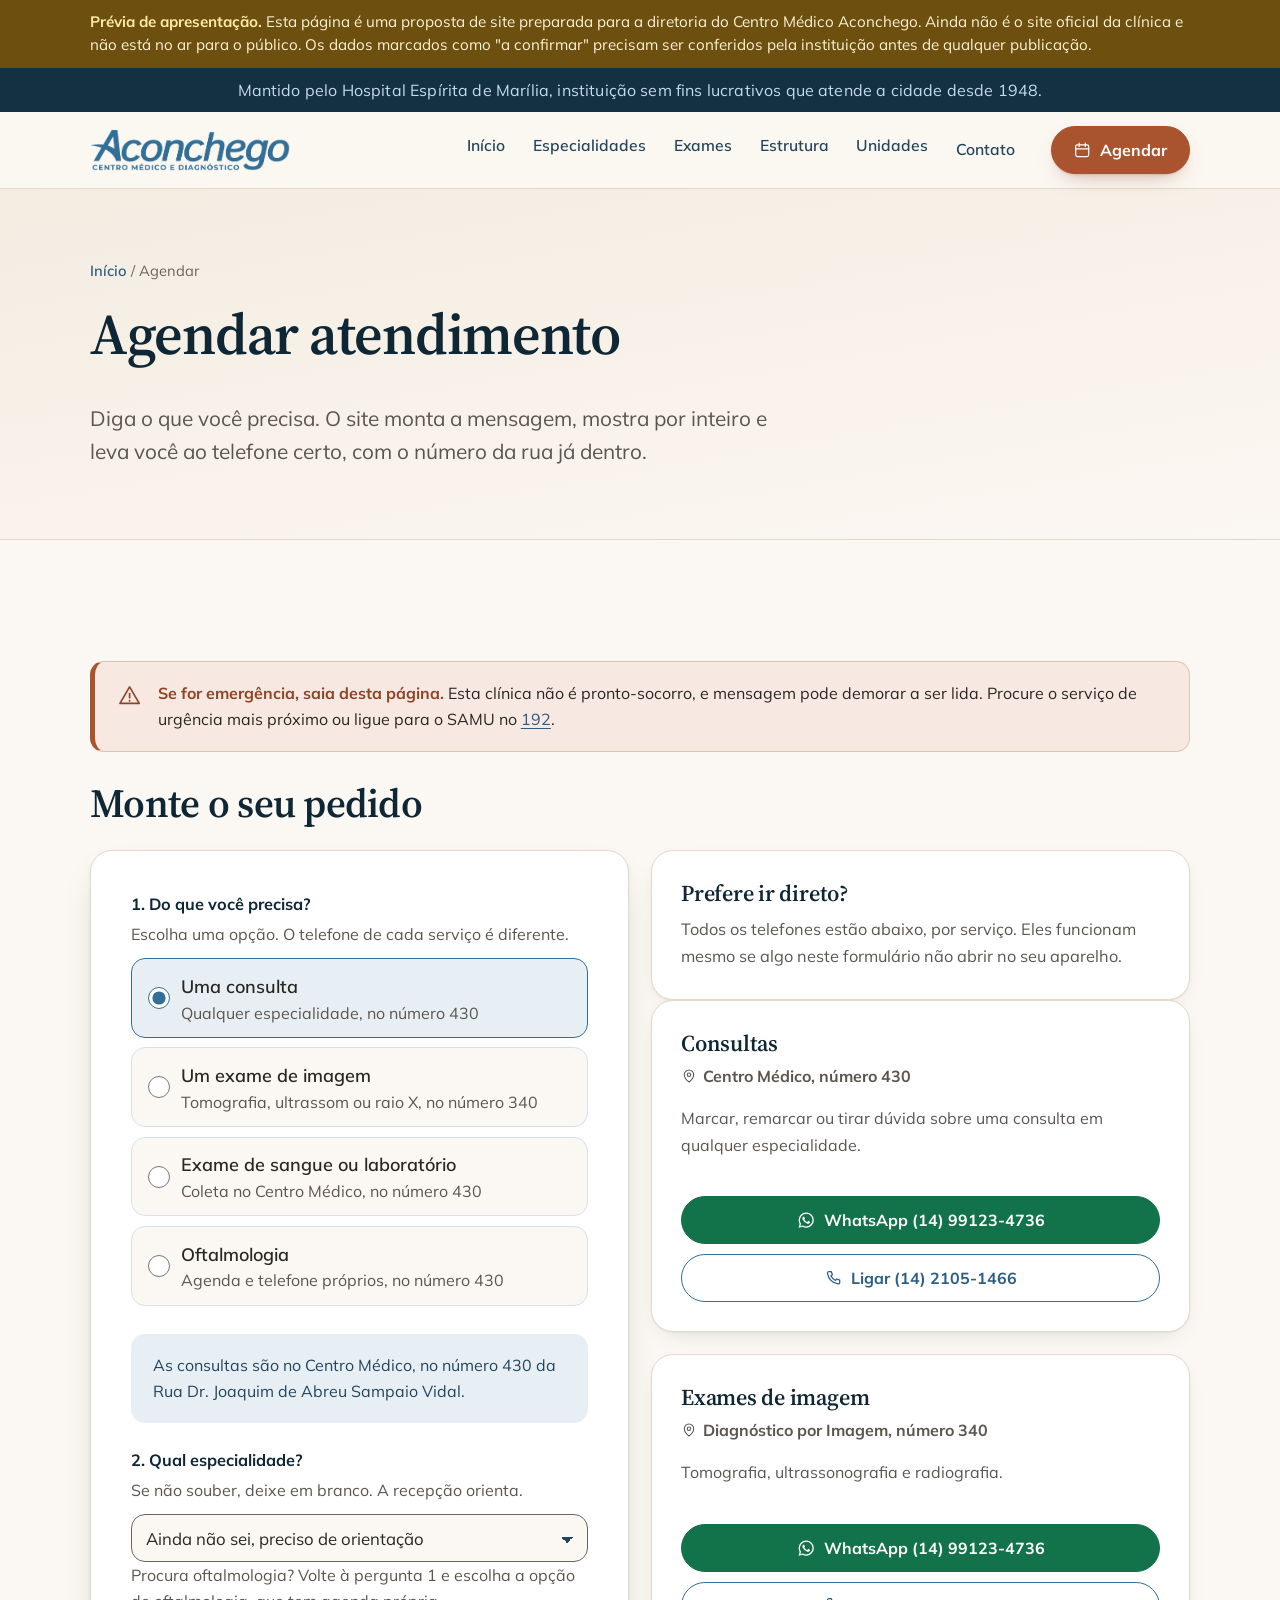
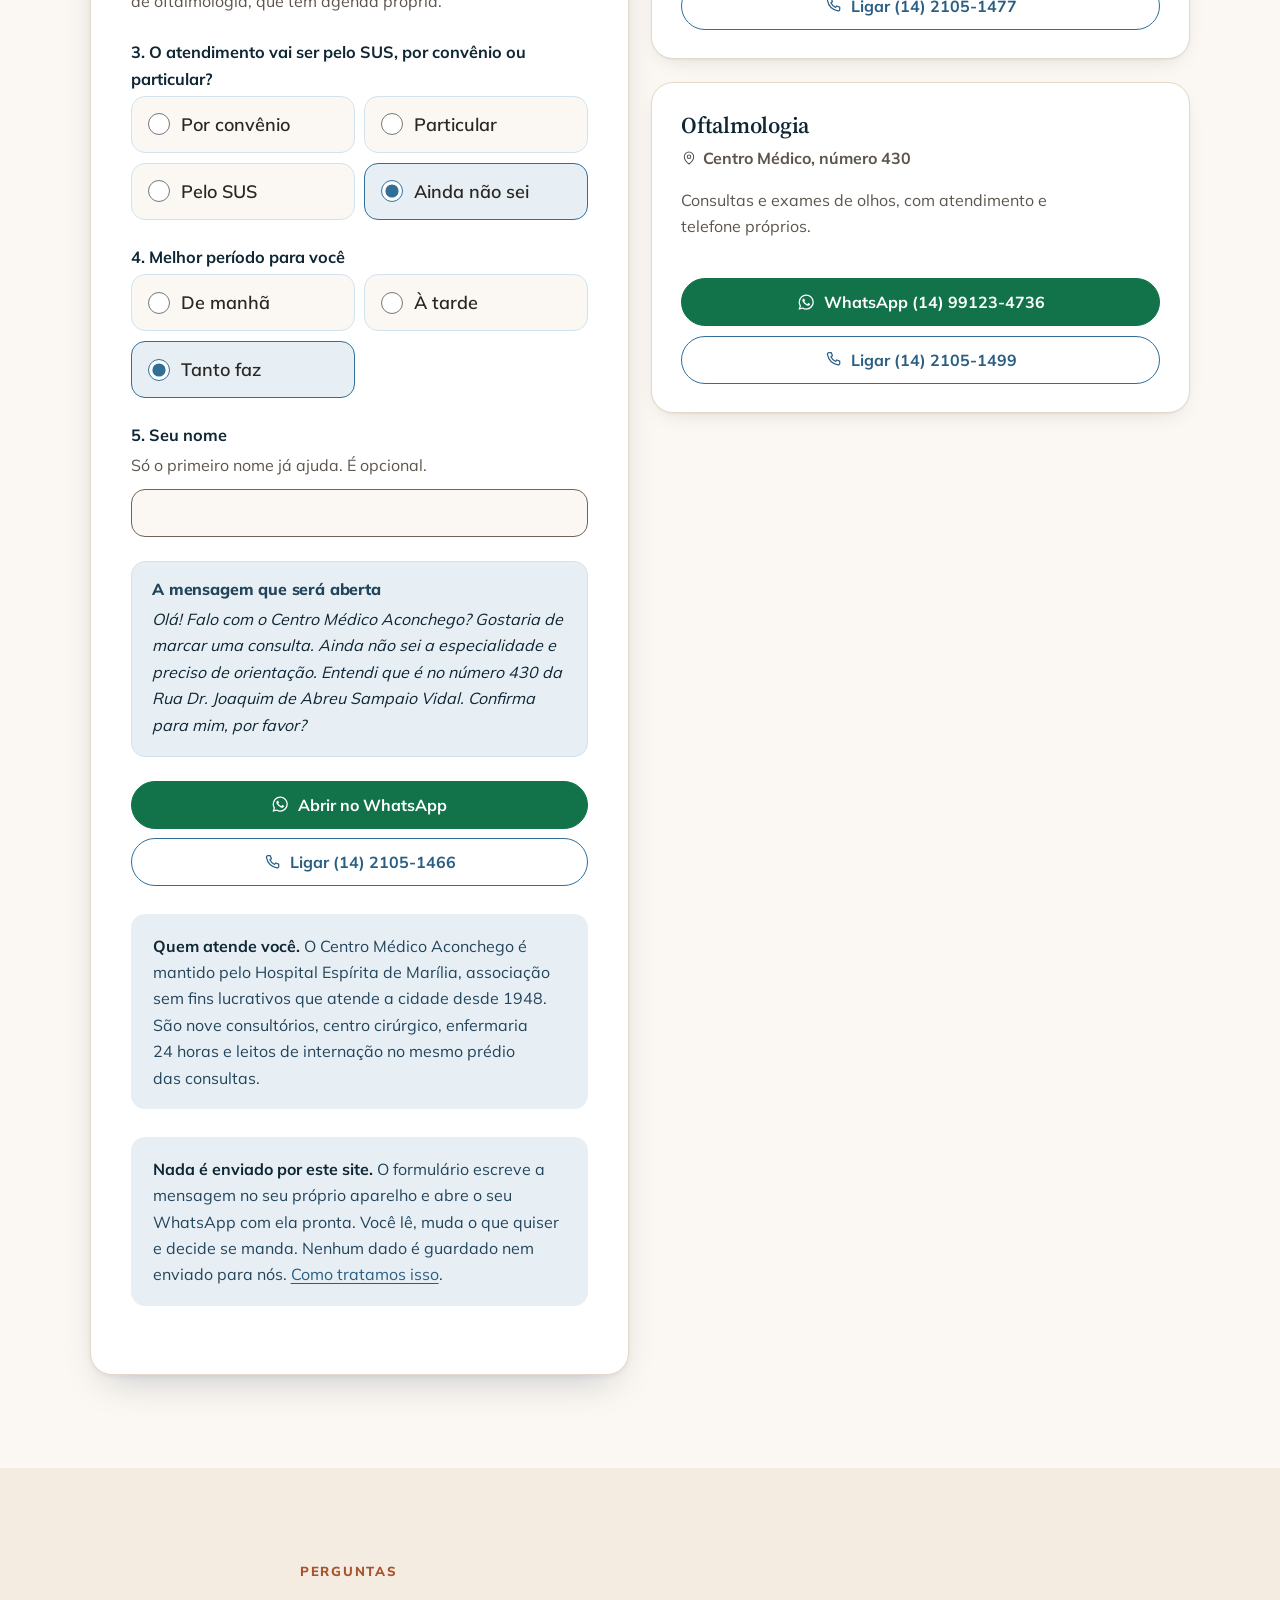
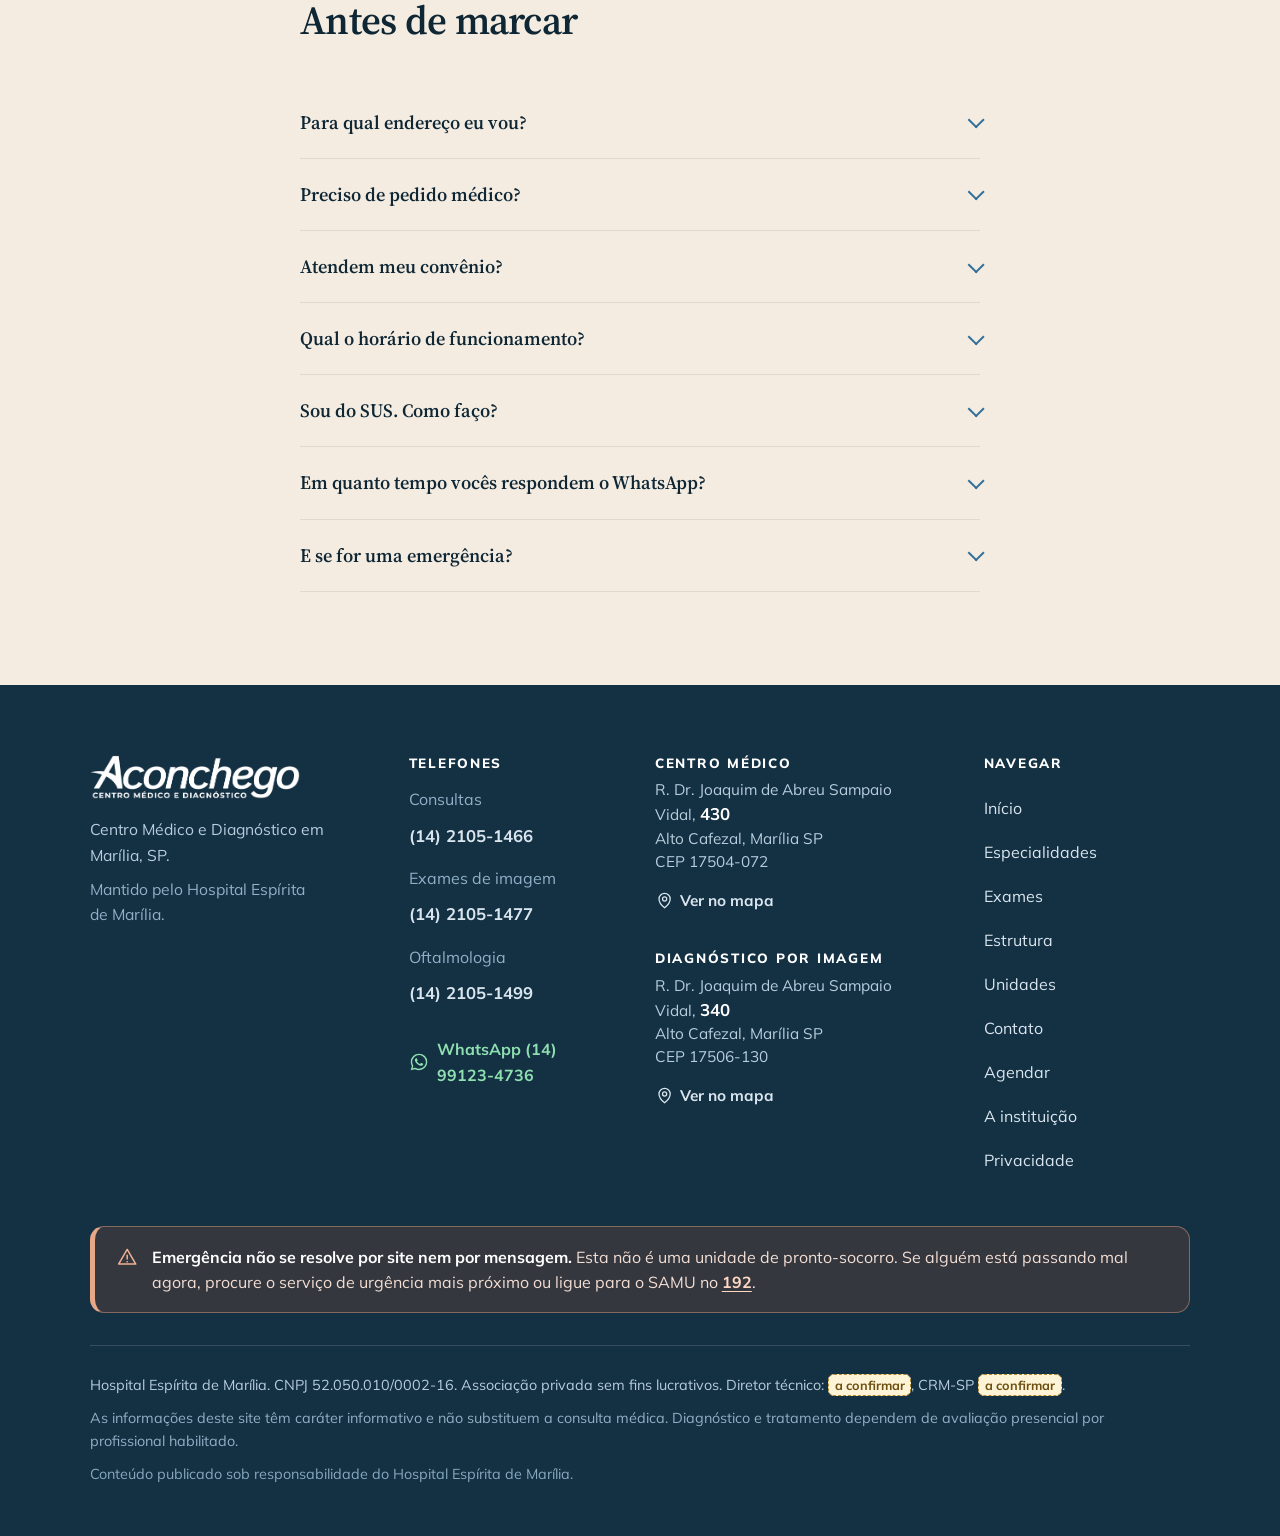
<file: agendamento.html>
<!doctype html>
<html lang="pt-BR">
<head>
<meta charset="utf-8">
<meta name="viewport" content="width=device-width, initial-scale=1">
<meta http-equiv="Content-Security-Policy" content="default-src 'none'; base-uri 'none'; form-action 'none'; img-src 'self'; style-src 'self'; script-src 'self'; font-src 'self'; connect-src 'none'; manifest-src 'self'; upgrade-insecure-requests">
<meta name="referrer" content="no-referrer">
<meta name="color-scheme" content="light">
<title>Agendar | Centro Médico Aconchego</title>
<meta name="description" content="Agende consulta, exame de imagem ou oftalmologia no Centro Médico Aconchego, em Marília. Escolha o serviço e fale pelo WhatsApp ou telefone, já com o endereço certo da unidade.">
<meta name="robots" content="noindex, nofollow">
<link rel="canonical" href="https://filipejefte.github.io/centro-medico-aconchego/agendamento.html">
<meta property="og:type" content="website">
<meta property="og:locale" content="pt_BR">
<meta property="og:site_name" content="Centro Médico Aconchego">
<meta property="og:title" content="Agendar | Centro Médico Aconchego">
<meta property="og:description" content="Agende consulta, exame de imagem ou oftalmologia no Centro Médico Aconchego, em Marília. Escolha o serviço e fale pelo WhatsApp ou telefone, já com o endereço certo da unidade.">
<meta property="og:url" content="https://filipejefte.github.io/centro-medico-aconchego/agendamento.html">
<meta property="og:image" content="https://filipejefte.github.io/centro-medico-aconchego/assets/img/og.png">
<meta property="og:image:width" content="1200">
<meta property="og:image:height" content="630">
<meta property="og:image:alt" content="Centro Médico Aconchego, Centro Médico e Diagnóstico em Marília">
<meta name="twitter:card" content="summary_large_image">
<meta name="theme-color" content="#316F98">
<link rel="icon" type="image/png" sizes="32x32" href="assets/img/icone-32.png">
<link rel="icon" type="image/png" sizes="192x192" href="assets/img/icone-192.png">
<link rel="apple-touch-icon" href="assets/img/icone-180.png">
<link rel="manifest" href="site.webmanifest">
<link rel="preload" as="font" type="font/woff2" href="assets/fonts/mulish.woff2" crossorigin>
<link rel="preload" as="font" type="font/woff2" href="assets/fonts/source-serif.woff2" crossorigin>
<link rel="stylesheet" href="assets/css/site.css">

</head>
<body>

<a class="pular" href="#conteudo">Ir direto ao conteúdo</a>

<div class="previa">
  <p><strong>Prévia de apresentação.</strong> Esta página é uma proposta de site preparada para a diretoria do Centro Médico Aconchego. Ainda não é o site oficial da clínica e não está no ar para o público. Os dados marcados como "a confirmar" precisam ser conferidos pela instituição antes de qualquer publicação.</p>
</div>
<div class="tarja">
  <p>Mantido pelo Hospital Espírita de Marília, instituição sem fins lucrativos que atende a cidade desde 1948.</p>
</div>
<header class="topo">
  <div class="env topo-linha">
    <a class="topo-marca" href="index.html" aria-label="Centro Médico Aconchego, ir para a página inicial"><img class="logo" src="assets/img/logo-aconchego-azul.png" width="982" height="208" alt="" decoding="async"></a>
    <button class="topo-botao" type="button" id="abrir-menu" aria-expanded="false" aria-controls="navegacao">
      <svg class="ico" viewBox="0 0 24 24" fill="none" stroke="currentColor" stroke-width="1.6" stroke-linecap="round" stroke-linejoin="round" aria-hidden="true"><path d="M4 7h16M4 12h16M4 17h16"/></svg><span>Menu</span>
    </button>
    <nav class="topo-nav" id="navegacao" aria-label="Navegação principal">
      <ul><li><a href="index.html">Início</a></li><li><a href="especialidades.html">Especialidades</a></li><li><a href="exames.html">Exames</a></li><li><a href="estrutura.html">Estrutura</a></li><li><a href="unidades.html">Unidades</a></li><li><a href="contato.html">Contato</a></li></ul>
    </nav>
    <div class="topo-acao">
      <a class="btn btn-principal" href="agendamento.html" aria-current="page"><svg class="ico" viewBox="0 0 24 24" fill="none" stroke="currentColor" stroke-width="1.6" stroke-linecap="round" stroke-linejoin="round" aria-hidden="true"><rect x="3.5" y="5" width="17" height="15.5" rx="2.4"/><path d="M8 2.8v4.4M16 2.8v4.4M3.5 10.4h17"/></svg><span>Agendar</span></a>
    </div>
  </div>
</header>
<main id="conteudo" tabindex="-1">


<section class="pagina-cabeca">
  <div class="env">
    <p class="migalhas"><a href="index.html">Início</a> <span aria-hidden="true">/</span> Agendar</p>
    <h1>Agendar atendimento</h1>
    <p class="entrada">Diga o que você precisa. O site monta a mensagem, mostra por inteiro e leva você ao telefone certo, com o número da rua já dentro.</p>
  </div>
</section>

<section class="secao">
  <div class="env">
    <div class="aviso">
      <svg class="ico" viewBox="0 0 24 24" fill="none" stroke="currentColor" stroke-width="1.6" stroke-linecap="round" stroke-linejoin="round" aria-hidden="true"><path d="M12 3.7 21.2 19.4H2.8Z"/><path d="M12 10v4"/><circle cx="12" cy="16.9" r=".9" fill="currentColor" stroke="none"/></svg>
      <div>
        <p><b>Se for emergência, saia desta página.</b> Esta clínica não é pronto-socorro, e mensagem pode demorar a ser lida. Procure o serviço de urgência mais próximo ou ligue para o SAMU no <a href="tel:192">192</a>.</p>
      </div>
    </div>

    <h2>Monte o seu pedido</h2>
    <div class="grade grade-2">
      <form class="form-caixa" id="form-agendar" data-zap="5514991234736" novalidate>
        <fieldset aria-describedby="dica-servico">
          <legend>1. Do que você precisa?</legend>
          <span class="campo-dica" id="dica-servico">Escolha uma opção. O telefone de cada serviço é diferente.</span>
          <div class="opcoes">
            
    <label class="opcao" id="consulta" for="serv-consulta">
      <input type="radio" name="servico" id="serv-consulta" value="consulta"
        data-telefone="(14) 2105-1466" data-e164="551421051466"
        data-numero="430" data-onde="As consultas são no Centro Médico, no número 430 da Rua Dr. Joaquim de Abreu Sampaio Vidal." checked>
      <span>Uma consulta<small>Qualquer especialidade, no número 430</small></span>
    </label>
            
    <label class="opcao" id="exame-imagem" for="serv-exame">
      <input type="radio" name="servico" id="serv-exame" value="exame"
        data-telefone="(14) 2105-1477" data-e164="551421051477"
        data-numero="340" data-onde="Os exames de imagem são no Diagnóstico por Imagem, no número 340 da Rua Dr. Joaquim de Abreu Sampaio Vidal.">
      <span>Um exame de imagem<small>Tomografia, ultrassom ou raio X, no número 340</small></span>
    </label>
            
    <label class="opcao" id="laboratorio" for="serv-laboratorio">
      <input type="radio" name="servico" id="serv-laboratorio" value="laboratorio"
        data-telefone="(14) 2105-1466" data-e164="551421051466"
        data-numero="430" data-onde="A coleta de sangue e as análises clínicas são no Centro Médico, no número 430 da Rua Dr. Joaquim de Abreu Sampaio Vidal, e não na unidade de imagem.">
      <span>Exame de sangue ou laboratório<small>Coleta no Centro Médico, no número 430</small></span>
    </label>
            
    <label class="opcao" id="oftalmologia" for="serv-oftalmo">
      <input type="radio" name="servico" id="serv-oftalmo" value="oftalmologia"
        data-telefone="(14) 2105-1499" data-e164="551421051499"
        data-numero="430" data-onde="A oftalmologia atende no Centro Médico, no número 430 da Rua Dr. Joaquim de Abreu Sampaio Vidal.">
      <span>Oftalmologia<small>Agenda e telefone próprios, no número 430</small></span>
    </label>
          </div>
          <p class="nota" id="aviso-onde" role="status" hidden></p>
        </fieldset>

        <div class="campo" id="bloco-especialidade">
          <label for="especialidade">2. Qual especialidade?</label>
          <span class="campo-dica" id="dica-especialidade">Se não souber, deixe em branco. A recepção orienta.</span>
          <select id="especialidade" name="especialidade" aria-describedby="dica-especialidade">
            <option value="">Ainda não sei, preciso de orientação</option>
            <option value="Clínica Médica">Clínica Médica</option><option value="Cardiologia">Cardiologia</option><option value="Cirurgia Vascular">Cirurgia Vascular</option><option value="Dermatologia">Dermatologia</option><option value="Geriatria">Geriatria</option><option value="Ginecologia">Ginecologia</option><option value="Obstetrícia">Obstetrícia</option><option value="Oncologia">Oncologia</option><option value="Ortopedia">Ortopedia</option><option value="Pediatria">Pediatria</option><option value="Urologia">Urologia</option><option value="Psiquiatria">Psiquiatria</option><option value="Psicologia">Psicologia</option><option value="Nutrição">Nutrição</option><option value="Fisioterapia">Fisioterapia</option>
          </select>
          <p class="campo-dica">Procura oftalmologia? Volte à pergunta 1 e escolha a opção de oftalmologia, que tem agenda própria.</p>
        </div>

        <div class="campo" id="bloco-exame" hidden>
          <label for="tipo-exame">2. Qual exame?</label>
          <span class="campo-dica" id="dica-exame">Está escrito no pedido do médico. Se não souber, deixe em branco.</span>
          <select id="tipo-exame" name="tipo-exame" aria-describedby="dica-exame">
            <option value="">Ainda não sei</option>
            <option value="Tomografia">Tomografia</option><option value="Ultrassonografia">Ultrassonografia</option><option value="Radiografia">Radiografia</option>
          </select>
        </div>

        <fieldset>
          <legend>3. O atendimento vai ser pelo SUS, por convênio ou particular?</legend>
          <div class="opcoes opcoes-2">
            
    <label class="opcao" for="forma-convenio">
      <input type="radio" name="forma" id="forma-convenio" value="por convênio">
      <span>Por convênio</span>
    </label>
            
    <label class="opcao" for="forma-particular">
      <input type="radio" name="forma" id="forma-particular" value="particular">
      <span>Particular</span>
    </label>
            
    <label class="opcao" for="forma-sus">
      <input type="radio" name="forma" id="forma-sus" value="pelo SUS">
      <span>Pelo SUS</span>
    </label>
            
    <label class="opcao" for="forma-nsei">
      <input type="radio" name="forma" id="forma-nsei" value="" checked>
      <span>Ainda não sei</span>
    </label>
          </div>
        </fieldset>

        <fieldset>
          <legend>4. Melhor período para você</legend>
          <div class="opcoes opcoes-2">
            
    <label class="opcao" for="per-manha">
      <input type="radio" name="periodo" id="per-manha" value="de manhã">
      <span>De manhã</span>
    </label>
            
    <label class="opcao" for="per-tarde">
      <input type="radio" name="periodo" id="per-tarde" value="à tarde">
      <span>À tarde</span>
    </label>
            
    <label class="opcao" for="per-qualquer">
      <input type="radio" name="periodo" id="per-qualquer" value="" checked>
      <span>Tanto faz</span>
    </label>
          </div>
        </fieldset>

        <div class="campo">
          <label for="nome">5. Seu nome</label>
          <span class="campo-dica" id="dica-nome">Só o primeiro nome já ajuda. É opcional.</span>
          <input type="text" id="nome" name="nome" aria-describedby="dica-nome" autocomplete="given-name" maxlength="80" spellcheck="false">
        </div>

        <div class="previa-msg">
          <h3 id="rotulo-previa">A mensagem que será aberta</h3>
          <p id="previa-mensagem">Escolha o que você precisa para ver a mensagem.</p>
        </div>

        <div class="canal-acoes">
          <a class="btn btn-zap btn-largo" id="btn-zap" href="https://wa.me/5514991234736" target="_blank" rel="noopener noreferrer" aria-describedby="previa-mensagem"><svg class="ico" viewBox="0 0 24 24" fill="currentColor" aria-hidden="true"><path d="M12.04 2A9.9 9.9 0 0 0 2.1 11.9a9.8 9.8 0 0 0 1.35 4.96L2 22l5.28-1.38a9.9 9.9 0 0 0 4.76 1.21h.01a9.9 9.9 0 0 0 9.93-9.9A9.9 9.9 0 0 0 12.04 2Zm0 18.09h-.01a8.2 8.2 0 0 1-4.18-1.15l-.3-.18-3.13.82.84-3.05-.2-.31a8.2 8.2 0 1 1 6.98 3.87Zm4.5-6.14c-.24-.12-1.46-.72-1.69-.8-.22-.09-.39-.13-.55.12s-.63.8-.77.96c-.14.17-.28.19-.53.06a6.7 6.7 0 0 1-3.35-2.93c-.25-.43.25-.4.72-1.33.08-.17.04-.31-.02-.43s-.55-1.34-.76-1.83c-.2-.48-.4-.41-.55-.42h-.47a.9.9 0 0 0-.65.3 2.75 2.75 0 0 0-.86 2.05c0 1.2.88 2.37 1 2.53.12.17 1.72 2.63 4.18 3.69 1.55.67 2.16.73 2.94.61.47-.07 1.46-.6 1.66-1.17.21-.58.21-1.07.15-1.18-.06-.1-.22-.17-.47-.29Z"/></svg><span>Abrir no WhatsApp</span></a>
          <a class="btn btn-secundario btn-largo" id="btn-tel" href="tel:+551421051466"><svg class="ico" viewBox="0 0 24 24" fill="none" stroke="currentColor" stroke-width="1.6" stroke-linecap="round" stroke-linejoin="round" aria-hidden="true"><path d="M6.5 3.5h3l1.5 4-2 1.4a12.5 12.5 0 0 0 6.1 6.1l1.4-2 4 1.5v3a2 2 0 0 1-2.2 2A17.5 17.5 0 0 1 4.5 5.7a2 2 0 0 1 2-2.2Z"/></svg><span id="rotulo-tel">Ligar (14) 2105-1466</span></a>
        </div>

        <div class="nota">
          <p><b>Quem atende você.</b> O Centro Médico Aconchego é mantido pelo Hospital Espírita de Marília, associação sem fins lucrativos que atende a cidade desde 1948. São nove consultórios, centro cirúrgico, enfermaria 24 horas e leitos de internação no mesmo prédio das consultas.</p>
        </div>

        <div class="nota">
          <p><b>Nada é enviado por este site.</b> O formulário escreve a mensagem no seu próprio aparelho e abre o seu WhatsApp com ela pronta. Você lê, muda o que quiser e decide se manda. Nenhum dado é guardado nem enviado para nós. <a href="privacidade.html">Como tratamos isso</a>.</p>
        </div>
      </form>

      <div>
        <div class="cartao">
          <h3>Prefere ir direto?</h3>
          <p>Todos os telefones estão abaixo, por serviço. Eles funcionam mesmo se algo neste formulário não abrir no seu aparelho.</p>
        </div>
        <div class="grade" >
          
    <div class="canal">
      <h3>Consultas</h3>
      <p class="canal-onde"><svg class="ico" viewBox="0 0 24 24" fill="none" stroke="currentColor" stroke-width="1.6" stroke-linecap="round" stroke-linejoin="round" aria-hidden="true"><path d="M12 21s7-5.4 7-11a7 7 0 1 0-14 0c0 5.6 7 11 7 11Z"/><circle cx="12" cy="10" r="2.6"/></svg><span>Centro Médico, número 430</span></p>
      <p>Marcar, remarcar ou tirar dúvida sobre uma consulta em qualquer especialidade.</p>
      <div class="canal-acoes">
        <a class="btn btn-zap" href="https://wa.me/5514991234736?text=Ol%C3%A1!%20Gostaria%20de%20marcar%20uma%20consulta%20no%20Centro%20M%C3%A9dico%20Aconchego." target="_blank" rel="noopener noreferrer"><svg class="ico" viewBox="0 0 24 24" fill="currentColor" aria-hidden="true"><path d="M12.04 2A9.9 9.9 0 0 0 2.1 11.9a9.8 9.8 0 0 0 1.35 4.96L2 22l5.28-1.38a9.9 9.9 0 0 0 4.76 1.21h.01a9.9 9.9 0 0 0 9.93-9.9A9.9 9.9 0 0 0 12.04 2Zm0 18.09h-.01a8.2 8.2 0 0 1-4.18-1.15l-.3-.18-3.13.82.84-3.05-.2-.31a8.2 8.2 0 1 1 6.98 3.87Zm4.5-6.14c-.24-.12-1.46-.72-1.69-.8-.22-.09-.39-.13-.55.12s-.63.8-.77.96c-.14.17-.28.19-.53.06a6.7 6.7 0 0 1-3.35-2.93c-.25-.43.25-.4.72-1.33.08-.17.04-.31-.02-.43s-.55-1.34-.76-1.83c-.2-.48-.4-.41-.55-.42h-.47a.9.9 0 0 0-.65.3 2.75 2.75 0 0 0-.86 2.05c0 1.2.88 2.37 1 2.53.12.17 1.72 2.63 4.18 3.69 1.55.67 2.16.73 2.94.61.47-.07 1.46-.6 1.66-1.17.21-.58.21-1.07.15-1.18-.06-.1-.22-.17-.47-.29Z"/></svg><span>WhatsApp (14) 99123-4736</span></a>
        <a class="btn btn-secundario" href="tel:+551421051466"><svg class="ico" viewBox="0 0 24 24" fill="none" stroke="currentColor" stroke-width="1.6" stroke-linecap="round" stroke-linejoin="round" aria-hidden="true"><path d="M6.5 3.5h3l1.5 4-2 1.4a12.5 12.5 0 0 0 6.1 6.1l1.4-2 4 1.5v3a2 2 0 0 1-2.2 2A17.5 17.5 0 0 1 4.5 5.7a2 2 0 0 1 2-2.2Z"/></svg><span>Ligar (14) 2105-1466</span></a>
      </div>
    </div>
    <div class="canal">
      <h3>Exames de imagem</h3>
      <p class="canal-onde"><svg class="ico" viewBox="0 0 24 24" fill="none" stroke="currentColor" stroke-width="1.6" stroke-linecap="round" stroke-linejoin="round" aria-hidden="true"><path d="M12 21s7-5.4 7-11a7 7 0 1 0-14 0c0 5.6 7 11 7 11Z"/><circle cx="12" cy="10" r="2.6"/></svg><span>Diagnóstico por Imagem, número 340</span></p>
      <p>Tomografia, ultrassonografia e radiografia.</p>
      <div class="canal-acoes">
        <a class="btn btn-zap" href="https://wa.me/5514991234736?text=Ol%C3%A1!%20Gostaria%20de%20agendar%20um%20exame%20de%20imagem%20no%20Centro%20M%C3%A9dico%20Aconchego." target="_blank" rel="noopener noreferrer"><svg class="ico" viewBox="0 0 24 24" fill="currentColor" aria-hidden="true"><path d="M12.04 2A9.9 9.9 0 0 0 2.1 11.9a9.8 9.8 0 0 0 1.35 4.96L2 22l5.28-1.38a9.9 9.9 0 0 0 4.76 1.21h.01a9.9 9.9 0 0 0 9.93-9.9A9.9 9.9 0 0 0 12.04 2Zm0 18.09h-.01a8.2 8.2 0 0 1-4.18-1.15l-.3-.18-3.13.82.84-3.05-.2-.31a8.2 8.2 0 1 1 6.98 3.87Zm4.5-6.14c-.24-.12-1.46-.72-1.69-.8-.22-.09-.39-.13-.55.12s-.63.8-.77.96c-.14.17-.28.19-.53.06a6.7 6.7 0 0 1-3.35-2.93c-.25-.43.25-.4.72-1.33.08-.17.04-.31-.02-.43s-.55-1.34-.76-1.83c-.2-.48-.4-.41-.55-.42h-.47a.9.9 0 0 0-.65.3 2.75 2.75 0 0 0-.86 2.05c0 1.2.88 2.37 1 2.53.12.17 1.72 2.63 4.18 3.69 1.55.67 2.16.73 2.94.61.47-.07 1.46-.6 1.66-1.17.21-.58.21-1.07.15-1.18-.06-.1-.22-.17-.47-.29Z"/></svg><span>WhatsApp (14) 99123-4736</span></a>
        <a class="btn btn-secundario" href="tel:+551421051477"><svg class="ico" viewBox="0 0 24 24" fill="none" stroke="currentColor" stroke-width="1.6" stroke-linecap="round" stroke-linejoin="round" aria-hidden="true"><path d="M6.5 3.5h3l1.5 4-2 1.4a12.5 12.5 0 0 0 6.1 6.1l1.4-2 4 1.5v3a2 2 0 0 1-2.2 2A17.5 17.5 0 0 1 4.5 5.7a2 2 0 0 1 2-2.2Z"/></svg><span>Ligar (14) 2105-1477</span></a>
      </div>
    </div>
    <div class="canal">
      <h3>Oftalmologia</h3>
      <p class="canal-onde"><svg class="ico" viewBox="0 0 24 24" fill="none" stroke="currentColor" stroke-width="1.6" stroke-linecap="round" stroke-linejoin="round" aria-hidden="true"><path d="M12 21s7-5.4 7-11a7 7 0 1 0-14 0c0 5.6 7 11 7 11Z"/><circle cx="12" cy="10" r="2.6"/></svg><span>Centro Médico, número 430</span></p>
      <p>Consultas e exames de olhos, com atendimento e telefone próprios.</p>
      <div class="canal-acoes">
        <a class="btn btn-zap" href="https://wa.me/5514991234736?text=Ol%C3%A1!%20Gostaria%20de%20marcar%20um%20atendimento%20de%20oftalmologia%20no%20Centro%20M%C3%A9dico%20Aconchego." target="_blank" rel="noopener noreferrer"><svg class="ico" viewBox="0 0 24 24" fill="currentColor" aria-hidden="true"><path d="M12.04 2A9.9 9.9 0 0 0 2.1 11.9a9.8 9.8 0 0 0 1.35 4.96L2 22l5.28-1.38a9.9 9.9 0 0 0 4.76 1.21h.01a9.9 9.9 0 0 0 9.93-9.9A9.9 9.9 0 0 0 12.04 2Zm0 18.09h-.01a8.2 8.2 0 0 1-4.18-1.15l-.3-.18-3.13.82.84-3.05-.2-.31a8.2 8.2 0 1 1 6.98 3.87Zm4.5-6.14c-.24-.12-1.46-.72-1.69-.8-.22-.09-.39-.13-.55.12s-.63.8-.77.96c-.14.17-.28.19-.53.06a6.7 6.7 0 0 1-3.35-2.93c-.25-.43.25-.4.72-1.33.08-.17.04-.31-.02-.43s-.55-1.34-.76-1.83c-.2-.48-.4-.41-.55-.42h-.47a.9.9 0 0 0-.65.3 2.75 2.75 0 0 0-.86 2.05c0 1.2.88 2.37 1 2.53.12.17 1.72 2.63 4.18 3.69 1.55.67 2.16.73 2.94.61.47-.07 1.46-.6 1.66-1.17.21-.58.21-1.07.15-1.18-.06-.1-.22-.17-.47-.29Z"/></svg><span>WhatsApp (14) 99123-4736</span></a>
        <a class="btn btn-secundario" href="tel:+551421051499"><svg class="ico" viewBox="0 0 24 24" fill="none" stroke="currentColor" stroke-width="1.6" stroke-linecap="round" stroke-linejoin="round" aria-hidden="true"><path d="M6.5 3.5h3l1.5 4-2 1.4a12.5 12.5 0 0 0 6.1 6.1l1.4-2 4 1.5v3a2 2 0 0 1-2.2 2A17.5 17.5 0 0 1 4.5 5.7a2 2 0 0 1 2-2.2Z"/></svg><span>Ligar (14) 2105-1499</span></a>
      </div>
    </div>
        </div>
      </div>
    </div>
  </div>
</section>

<section class="secao secao-veu">
  <div class="env env-estreito">
    <div class="cabeca-secao">
      <span class="sobrenome">Perguntas</span>
      <h2>Antes de marcar</h2>
    </div>

    <details class="pergunta">
      <summary>Para qual endereço eu vou?</summary>
      <div class="pergunta-corpo">
        <p>Consultas, oftalmologia, coleta de sangue, cirurgia e internação ficam no <b>número 430</b>. Tomografia, ultrassonografia e radiografia ficam no <b>número 340</b>. Os dois na Rua Dr. Joaquim de Abreu Sampaio Vidal, no Alto Cafezal.</p>
        <p><a href="unidades.html">Ver as duas unidades</a>.</p>
      </div>
    </details>

    <details class="pergunta">
      <summary>Preciso de pedido médico?</summary>
      <div class="pergunta-corpo">
        <p>Para exame, sim: é o pedido que diz qual exame fazer e qual preparo é necessário. Para consulta particular ou por convênio não é obrigatório, mas se você já tem encaminhamento, leve. Pelo SUS o acesso depende do fluxo da rede municipal, então confirme com a recepção.</p>
      </div>
    </details>

    <details class="pergunta">
      <summary>Atendem meu convênio?</summary>
      <div class="pergunta-corpo">
        <p>A clínica atende por convênio, por SUS e particular. A lista de planos aceitos: <span class="pendente" title="Lista de convênios aceitos: a confirmar com a clínica">a confirmar</span>. Confirme a cobertura do seu plano ao marcar.</p>
      </div>
    </details>

    <details class="pergunta">
      <summary>Qual o horário de funcionamento?</summary>
      <div class="pergunta-corpo">
        <p><span class="pendente" title="Horário de funcionamento: a confirmar com a clínica">a confirmar</span></p>
      </div>
    </details>

    <details class="pergunta">
      <summary>Sou do SUS. Como faço?</summary>
      <div class="pergunta-corpo">
        <p>O caminho pelo SUS depende do fluxo da rede municipal de saúde, e não começa aqui. Antes de mandar mensagem, confirme com a recepção como funciona hoje, pelo <a href="tel:+551421051466">(14) 2105-1466</a>.</p>
        <p>Se você já tem encaminhamento em mãos e quer confirmar dia e hora, ligue para o mesmo número.</p>
      </div>
    </details>

    <details class="pergunta">
      <summary>Em quanto tempo vocês respondem o WhatsApp?</summary>
      <div class="pergunta-corpo">
        <p>A recepção responde em horário de atendimento. Mensagem enviada fora do horário costuma ser lida no próximo dia útil, e por isso o WhatsApp não serve para urgência.</p>
        <p>Se a sua questão não pode esperar, ligue. O telefone de cada serviço está nesta página.</p>
      </div>
    </details>

    <details class="pergunta">
      <summary>E se for uma emergência?</summary>
      <div class="pergunta-corpo">
        <p><b>Esta clínica não é pronto-socorro e não faz atendimento de urgência sem agendamento.</b> A sala de estabilização atende quem já está aqui dentro, durante uma consulta, um exame ou uma internação.</p>
        <p>Se você está passando mal agora, procure o serviço de urgência mais próximo ou ligue para o SAMU, no <a href="tel:192">192</a>.</p>
      </div>
    </details>
  </div>
</section>

</main>

<footer class="rodape">
  <div class="env">
    <div class="rp-grade">
      <div class="rp-marca">
        <img class="logo logo-rodape" src="assets/img/logo-aconchego-branco.png" width="982" height="208" alt="Centro Médico Aconchego" decoding="async">
        <p>Centro Médico e Diagnóstico em Marília, SP.</p>
        <p class="rp-mant">Mantido pelo Hospital Espírita de Marília.</p>
      </div>
      <div class="rp-col">
        <h3>Telefones</h3>
        <ul class="rp-lista">
    <li>
      <span class="rp-canal">Consultas</span>
      <a href="tel:+551421051466">(14) 2105-1466</a>
    </li>
    <li>
      <span class="rp-canal">Exames de imagem</span>
      <a href="tel:+551421051477">(14) 2105-1477</a>
    </li>
    <li>
      <span class="rp-canal">Oftalmologia</span>
      <a href="tel:+551421051499">(14) 2105-1499</a>
    </li></ul>
        <p class="rp-zap">
          <a href="https://wa.me/5514991234736?text=Ol%C3%A1!%20Gostaria%20de%20marcar%20uma%20consulta%20no%20Centro%20M%C3%A9dico%20Aconchego." target="_blank" rel="noopener noreferrer"><svg class="ico" viewBox="0 0 24 24" fill="currentColor" aria-hidden="true"><path d="M12.04 2A9.9 9.9 0 0 0 2.1 11.9a9.8 9.8 0 0 0 1.35 4.96L2 22l5.28-1.38a9.9 9.9 0 0 0 4.76 1.21h.01a9.9 9.9 0 0 0 9.93-9.9A9.9 9.9 0 0 0 12.04 2Zm0 18.09h-.01a8.2 8.2 0 0 1-4.18-1.15l-.3-.18-3.13.82.84-3.05-.2-.31a8.2 8.2 0 1 1 6.98 3.87Zm4.5-6.14c-.24-.12-1.46-.72-1.69-.8-.22-.09-.39-.13-.55.12s-.63.8-.77.96c-.14.17-.28.19-.53.06a6.7 6.7 0 0 1-3.35-2.93c-.25-.43.25-.4.72-1.33.08-.17.04-.31-.02-.43s-.55-1.34-.76-1.83c-.2-.48-.4-.41-.55-.42h-.47a.9.9 0 0 0-.65.3 2.75 2.75 0 0 0-.86 2.05c0 1.2.88 2.37 1 2.53.12.17 1.72 2.63 4.18 3.69 1.55.67 2.16.73 2.94.61.47-.07 1.46-.6 1.66-1.17.21-.58.21-1.07.15-1.18-.06-.1-.22-.17-.47-.29Z"/></svg><span>WhatsApp (14) 99123-4736</span></a>
        </p>
      </div>
      <div class="rp-col rp-unidades">
    <div class="rp-unidade">
      <h3>Centro Médico</h3>
      <p class="rp-end">R. Dr. Joaquim de Abreu Sampaio Vidal, <b>430</b><br>Alto Cafezal, Marília SP<br>CEP 17504-072</p>
      <a class="rp-mapa" href="https://www.google.com/maps/search/?api=1&amp;query=R.%20Dr.%20Joaquim%20de%20Abreu%20Sampaio%20Vidal%2C%20430%2C%20Alto%20Cafezal%2C%20Mar%C3%ADlia%20SP%2C%2017504-072" target="_blank" rel="noopener noreferrer"><svg class="ico" viewBox="0 0 24 24" fill="none" stroke="currentColor" stroke-width="1.6" stroke-linecap="round" stroke-linejoin="round" aria-hidden="true"><path d="M12 21s7-5.4 7-11a7 7 0 1 0-14 0c0 5.6 7 11 7 11Z"/><circle cx="12" cy="10" r="2.6"/></svg><span>Ver no mapa</span></a>
    </div>
    <div class="rp-unidade">
      <h3>Diagnóstico por Imagem</h3>
      <p class="rp-end">R. Dr. Joaquim de Abreu Sampaio Vidal, <b>340</b><br>Alto Cafezal, Marília SP<br>CEP 17506-130</p>
      <a class="rp-mapa" href="https://www.google.com/maps/search/?api=1&amp;query=R.%20Dr.%20Joaquim%20de%20Abreu%20Sampaio%20Vidal%2C%20340%2C%20Alto%20Cafezal%2C%20Mar%C3%ADlia%20SP%2C%2017506-130" target="_blank" rel="noopener noreferrer"><svg class="ico" viewBox="0 0 24 24" fill="none" stroke="currentColor" stroke-width="1.6" stroke-linecap="round" stroke-linejoin="round" aria-hidden="true"><path d="M12 21s7-5.4 7-11a7 7 0 1 0-14 0c0 5.6 7 11 7 11Z"/><circle cx="12" cy="10" r="2.6"/></svg><span>Ver no mapa</span></a>
    </div></div>
      <div class="rp-col">
        <h3>Navegar</h3>
        <ul class="rp-lista rp-links">
          <li><a href="index.html">Início</a></li><li><a href="especialidades.html">Especialidades</a></li><li><a href="exames.html">Exames</a></li><li><a href="estrutura.html">Estrutura</a></li><li><a href="unidades.html">Unidades</a></li><li><a href="contato.html">Contato</a></li>
          <li><a href="agendamento.html">Agendar</a></li>
          <li><a href="instituicao.html">A instituição</a></li>
          <li><a href="privacidade.html">Privacidade</a></li>
        </ul>
      </div>
    </div>

    <p class="rp-emergencia">
      <svg class="ico" viewBox="0 0 24 24" fill="none" stroke="currentColor" stroke-width="1.6" stroke-linecap="round" stroke-linejoin="round" aria-hidden="true"><path d="M12 3.7 21.2 19.4H2.8Z"/><path d="M12 10v4"/><circle cx="12" cy="16.9" r=".9" fill="currentColor" stroke="none"/></svg>
      <span><b>Emergência não se resolve por site nem por mensagem.</b> Esta não é uma unidade de pronto-socorro. Se alguém está passando mal agora, procure o serviço de urgência mais próximo ou ligue para o SAMU no <a href="tel:192">192</a>.</span>
    </p>

    <div class="rp-legal">
      <p class="rp-ident">
        Hospital Espírita de Marília. CNPJ 52.050.010/0002-16. Associação privada sem fins lucrativos.
        Diretor técnico: <span class="pendente" title="Diretor técnico: a confirmar com a clínica">a confirmar</span>, CRM-SP <span class="pendente" title="CRM-SP do diretor técnico: a confirmar com a clínica">a confirmar</span>.
      </p>
      <p class="rp-aviso">
        As informações deste site têm caráter informativo e não substituem a consulta médica.
        Diagnóstico e tratamento dependem de avaliação presencial por profissional habilitado.
      </p>
      <p class="rp-fim">Conteúdo publicado sob responsabilidade do Hospital Espírita de Marília.</p>
    </div>
  </div>
</footer>
<script src="assets/js/site.js" defer></script>
</body>
</html>
</file>
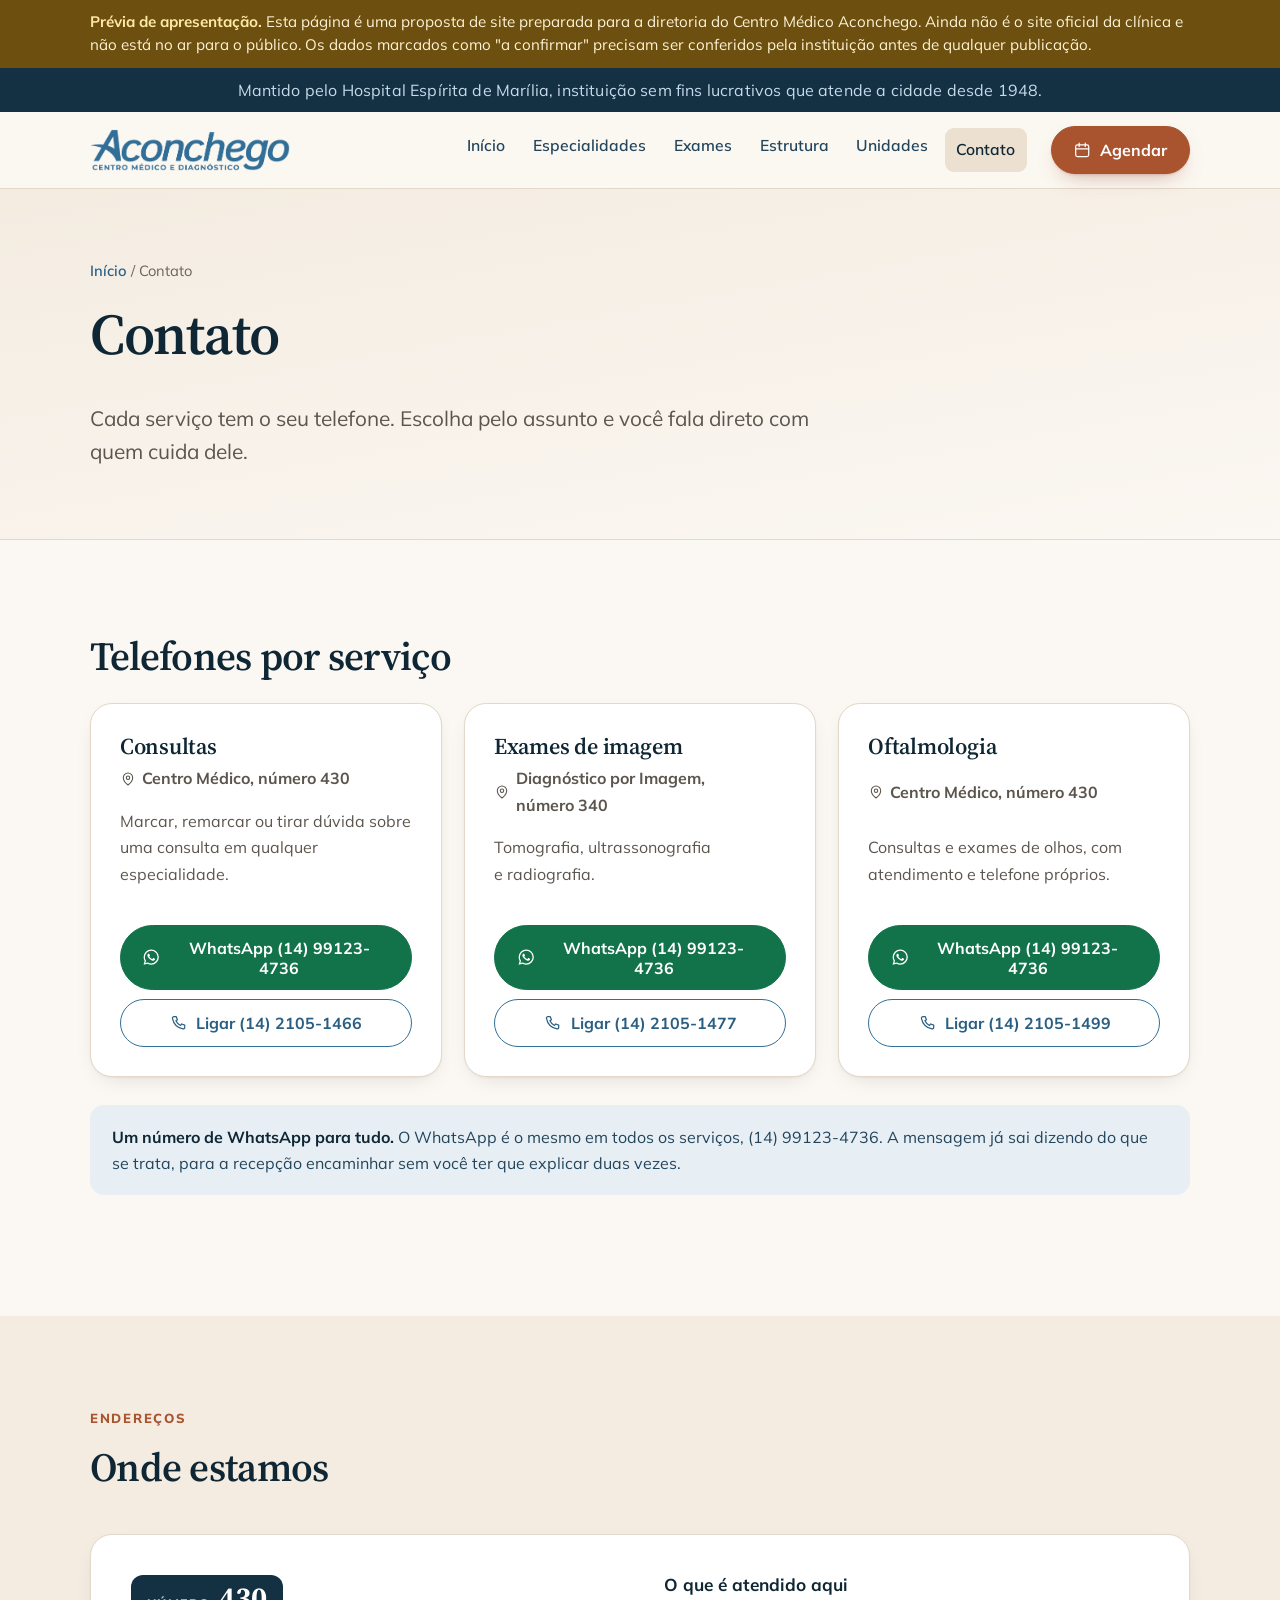
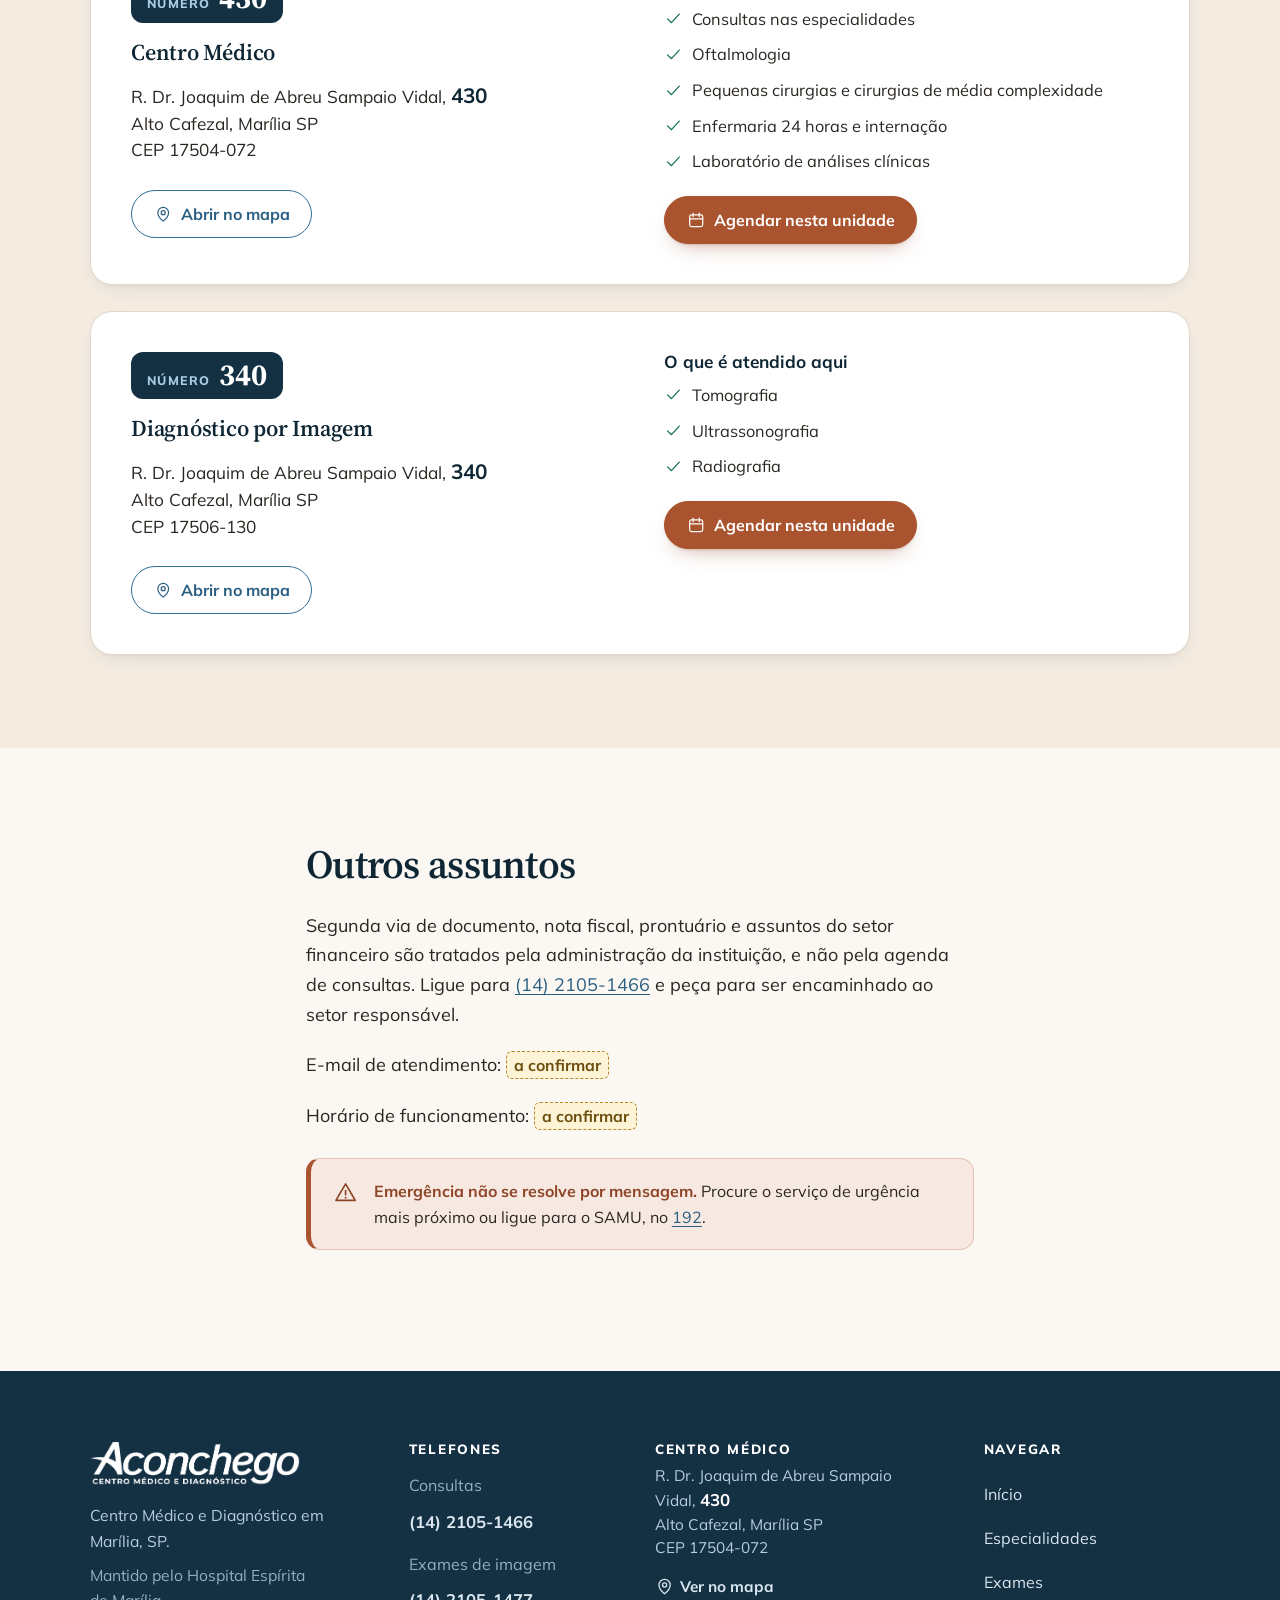
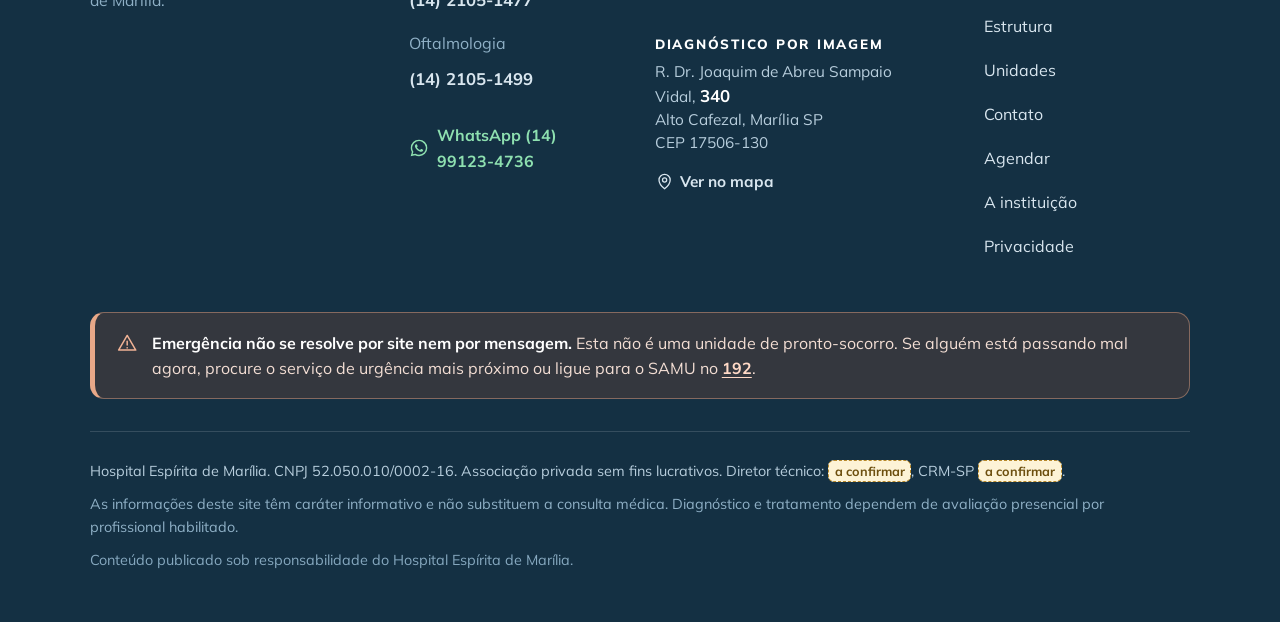
<file: contato.html>
<!doctype html>
<html lang="pt-BR">
<head>
<meta charset="utf-8">
<meta name="viewport" content="width=device-width, initial-scale=1">
<meta http-equiv="Content-Security-Policy" content="default-src 'none'; base-uri 'none'; form-action 'none'; img-src 'self'; style-src 'self'; script-src 'self'; font-src 'self'; connect-src 'none'; manifest-src 'self'; upgrade-insecure-requests">
<meta name="referrer" content="no-referrer">
<meta name="color-scheme" content="light">
<title>Contato | Centro Médico Aconchego</title>
<meta name="description" content="Telefones e endereços do Centro Médico Aconchego em Marília: consultas (14) 2105-1466, exames (14) 2105-1477, oftalmologia (14) 2105-1499 e WhatsApp (14) 99123-4736.">
<meta name="robots" content="noindex, nofollow">
<link rel="canonical" href="https://filipejefte.github.io/centro-medico-aconchego/contato.html">
<meta property="og:type" content="website">
<meta property="og:locale" content="pt_BR">
<meta property="og:site_name" content="Centro Médico Aconchego">
<meta property="og:title" content="Contato | Centro Médico Aconchego">
<meta property="og:description" content="Telefones e endereços do Centro Médico Aconchego em Marília: consultas (14) 2105-1466, exames (14) 2105-1477, oftalmologia (14) 2105-1499 e WhatsApp (14) 99123-4736.">
<meta property="og:url" content="https://filipejefte.github.io/centro-medico-aconchego/contato.html">
<meta property="og:image" content="https://filipejefte.github.io/centro-medico-aconchego/assets/img/og.png">
<meta property="og:image:width" content="1200">
<meta property="og:image:height" content="630">
<meta property="og:image:alt" content="Centro Médico Aconchego, Centro Médico e Diagnóstico em Marília">
<meta name="twitter:card" content="summary_large_image">
<meta name="theme-color" content="#316F98">
<link rel="icon" type="image/png" sizes="32x32" href="assets/img/icone-32.png">
<link rel="icon" type="image/png" sizes="192x192" href="assets/img/icone-192.png">
<link rel="apple-touch-icon" href="assets/img/icone-180.png">
<link rel="manifest" href="site.webmanifest">
<link rel="preload" as="font" type="font/woff2" href="assets/fonts/mulish.woff2" crossorigin>
<link rel="preload" as="font" type="font/woff2" href="assets/fonts/source-serif.woff2" crossorigin>
<link rel="stylesheet" href="assets/css/site.css">
<script type="application/ld+json">{"@context":"https://schema.org","@type":"MedicalClinic","@id":"https://filipejefte.github.io/centro-medico-aconchego/#clinica","name":"Centro Médico Aconchego","alternateName":["Clínica Aconchego","Aconchego Centro Médico e Diagnóstico"],"url":"https://filipejefte.github.io/centro-medico-aconchego/","description":"Centro Médico e Diagnóstico em Marília, SP. Consultas nas especialidades, exames de imagem, cirurgias de pequena e média complexidade e internação.","telephone":"+551421051466","parentOrganization":{"@type":"Organization","name":"Hospital Espírita de Marília","foundingDate":"1948"},"address":[{"@type":"PostalAddress","streetAddress":"R. Dr. Joaquim de Abreu Sampaio Vidal, 430","addressLocality":"Marília","addressRegion":"SP","postalCode":"17504-072","addressCountry":"BR"},{"@type":"PostalAddress","streetAddress":"R. Dr. Joaquim de Abreu Sampaio Vidal, 340","addressLocality":"Marília","addressRegion":"SP","postalCode":"17506-130","addressCountry":"BR"}],"availableService":[{"@type":"MedicalProcedure","name":"Clínica Médica"},{"@type":"MedicalProcedure","name":"Cardiologia"},{"@type":"MedicalProcedure","name":"Cirurgia Vascular"},{"@type":"MedicalProcedure","name":"Dermatologia"},{"@type":"MedicalProcedure","name":"Geriatria"},{"@type":"MedicalProcedure","name":"Ginecologia"},{"@type":"MedicalProcedure","name":"Obstetrícia"},{"@type":"MedicalProcedure","name":"Oftalmologia"},{"@type":"MedicalProcedure","name":"Oncologia"},{"@type":"MedicalProcedure","name":"Ortopedia"},{"@type":"MedicalProcedure","name":"Pediatria"},{"@type":"MedicalProcedure","name":"Urologia"},{"@type":"MedicalProcedure","name":"Psiquiatria"},{"@type":"MedicalProcedure","name":"Psicologia"},{"@type":"MedicalProcedure","name":"Nutrição"},{"@type":"MedicalProcedure","name":"Fisioterapia"},{"@type":"MedicalTest","name":"Tomografia"},{"@type":"MedicalTest","name":"Ultrassonografia"},{"@type":"MedicalTest","name":"Radiografia"},{"@type":"MedicalTest","name":"Análises clínicas"}]}</script>
</head>
<body>

<a class="pular" href="#conteudo">Ir direto ao conteúdo</a>

<div class="previa">
  <p><strong>Prévia de apresentação.</strong> Esta página é uma proposta de site preparada para a diretoria do Centro Médico Aconchego. Ainda não é o site oficial da clínica e não está no ar para o público. Os dados marcados como "a confirmar" precisam ser conferidos pela instituição antes de qualquer publicação.</p>
</div>
<div class="tarja">
  <p>Mantido pelo Hospital Espírita de Marília, instituição sem fins lucrativos que atende a cidade desde 1948.</p>
</div>
<header class="topo">
  <div class="env topo-linha">
    <a class="topo-marca" href="index.html" aria-label="Centro Médico Aconchego, ir para a página inicial"><img class="logo" src="assets/img/logo-aconchego-azul.png" width="982" height="208" alt="" decoding="async"></a>
    <button class="topo-botao" type="button" id="abrir-menu" aria-expanded="false" aria-controls="navegacao">
      <svg class="ico" viewBox="0 0 24 24" fill="none" stroke="currentColor" stroke-width="1.6" stroke-linecap="round" stroke-linejoin="round" aria-hidden="true"><path d="M4 7h16M4 12h16M4 17h16"/></svg><span>Menu</span>
    </button>
    <nav class="topo-nav" id="navegacao" aria-label="Navegação principal">
      <ul><li><a href="index.html">Início</a></li><li><a href="especialidades.html">Especialidades</a></li><li><a href="exames.html">Exames</a></li><li><a href="estrutura.html">Estrutura</a></li><li><a href="unidades.html">Unidades</a></li><li><a href="contato.html" aria-current="page">Contato</a></li></ul>
    </nav>
    <div class="topo-acao">
      <a class="btn btn-principal" href="agendamento.html"><svg class="ico" viewBox="0 0 24 24" fill="none" stroke="currentColor" stroke-width="1.6" stroke-linecap="round" stroke-linejoin="round" aria-hidden="true"><rect x="3.5" y="5" width="17" height="15.5" rx="2.4"/><path d="M8 2.8v4.4M16 2.8v4.4M3.5 10.4h17"/></svg><span>Agendar</span></a>
    </div>
  </div>
</header>
<main id="conteudo" tabindex="-1">


<section class="pagina-cabeca">
  <div class="env">
    <p class="migalhas"><a href="index.html">Início</a> <span aria-hidden="true">/</span> Contato</p>
    <h1>Contato</h1>
    <p class="entrada">Cada serviço tem o seu telefone. Escolha pelo assunto e você fala direto com quem cuida dele.</p>
  </div>
</section>

<section class="secao">
  <div class="env">
    <h2>Telefones por serviço</h2>
    <div class="grade grade-3">
    <div class="canal">
      <h3>Consultas</h3>
      <p class="canal-onde"><svg class="ico" viewBox="0 0 24 24" fill="none" stroke="currentColor" stroke-width="1.6" stroke-linecap="round" stroke-linejoin="round" aria-hidden="true"><path d="M12 21s7-5.4 7-11a7 7 0 1 0-14 0c0 5.6 7 11 7 11Z"/><circle cx="12" cy="10" r="2.6"/></svg><span>Centro Médico, número 430</span></p>
      <p>Marcar, remarcar ou tirar dúvida sobre uma consulta em qualquer especialidade.</p>
      <div class="canal-acoes">
        <a class="btn btn-zap" href="https://wa.me/5514991234736?text=Ol%C3%A1!%20Gostaria%20de%20marcar%20uma%20consulta%20no%20Centro%20M%C3%A9dico%20Aconchego." target="_blank" rel="noopener noreferrer"><svg class="ico" viewBox="0 0 24 24" fill="currentColor" aria-hidden="true"><path d="M12.04 2A9.9 9.9 0 0 0 2.1 11.9a9.8 9.8 0 0 0 1.35 4.96L2 22l5.28-1.38a9.9 9.9 0 0 0 4.76 1.21h.01a9.9 9.9 0 0 0 9.93-9.9A9.9 9.9 0 0 0 12.04 2Zm0 18.09h-.01a8.2 8.2 0 0 1-4.18-1.15l-.3-.18-3.13.82.84-3.05-.2-.31a8.2 8.2 0 1 1 6.98 3.87Zm4.5-6.14c-.24-.12-1.46-.72-1.69-.8-.22-.09-.39-.13-.55.12s-.63.8-.77.96c-.14.17-.28.19-.53.06a6.7 6.7 0 0 1-3.35-2.93c-.25-.43.25-.4.72-1.33.08-.17.04-.31-.02-.43s-.55-1.34-.76-1.83c-.2-.48-.4-.41-.55-.42h-.47a.9.9 0 0 0-.65.3 2.75 2.75 0 0 0-.86 2.05c0 1.2.88 2.37 1 2.53.12.17 1.72 2.63 4.18 3.69 1.55.67 2.16.73 2.94.61.47-.07 1.46-.6 1.66-1.17.21-.58.21-1.07.15-1.18-.06-.1-.22-.17-.47-.29Z"/></svg><span>WhatsApp (14) 99123-4736</span></a>
        <a class="btn btn-secundario" href="tel:+551421051466"><svg class="ico" viewBox="0 0 24 24" fill="none" stroke="currentColor" stroke-width="1.6" stroke-linecap="round" stroke-linejoin="round" aria-hidden="true"><path d="M6.5 3.5h3l1.5 4-2 1.4a12.5 12.5 0 0 0 6.1 6.1l1.4-2 4 1.5v3a2 2 0 0 1-2.2 2A17.5 17.5 0 0 1 4.5 5.7a2 2 0 0 1 2-2.2Z"/></svg><span>Ligar (14) 2105-1466</span></a>
      </div>
    </div>
    <div class="canal">
      <h3>Exames de imagem</h3>
      <p class="canal-onde"><svg class="ico" viewBox="0 0 24 24" fill="none" stroke="currentColor" stroke-width="1.6" stroke-linecap="round" stroke-linejoin="round" aria-hidden="true"><path d="M12 21s7-5.4 7-11a7 7 0 1 0-14 0c0 5.6 7 11 7 11Z"/><circle cx="12" cy="10" r="2.6"/></svg><span>Diagnóstico por Imagem, número 340</span></p>
      <p>Tomografia, ultrassonografia e radiografia.</p>
      <div class="canal-acoes">
        <a class="btn btn-zap" href="https://wa.me/5514991234736?text=Ol%C3%A1!%20Gostaria%20de%20agendar%20um%20exame%20de%20imagem%20no%20Centro%20M%C3%A9dico%20Aconchego." target="_blank" rel="noopener noreferrer"><svg class="ico" viewBox="0 0 24 24" fill="currentColor" aria-hidden="true"><path d="M12.04 2A9.9 9.9 0 0 0 2.1 11.9a9.8 9.8 0 0 0 1.35 4.96L2 22l5.28-1.38a9.9 9.9 0 0 0 4.76 1.21h.01a9.9 9.9 0 0 0 9.93-9.9A9.9 9.9 0 0 0 12.04 2Zm0 18.09h-.01a8.2 8.2 0 0 1-4.18-1.15l-.3-.18-3.13.82.84-3.05-.2-.31a8.2 8.2 0 1 1 6.98 3.87Zm4.5-6.14c-.24-.12-1.46-.72-1.69-.8-.22-.09-.39-.13-.55.12s-.63.8-.77.96c-.14.17-.28.19-.53.06a6.7 6.7 0 0 1-3.35-2.93c-.25-.43.25-.4.72-1.33.08-.17.04-.31-.02-.43s-.55-1.34-.76-1.83c-.2-.48-.4-.41-.55-.42h-.47a.9.9 0 0 0-.65.3 2.75 2.75 0 0 0-.86 2.05c0 1.2.88 2.37 1 2.53.12.17 1.72 2.63 4.18 3.69 1.55.67 2.16.73 2.94.61.47-.07 1.46-.6 1.66-1.17.21-.58.21-1.07.15-1.18-.06-.1-.22-.17-.47-.29Z"/></svg><span>WhatsApp (14) 99123-4736</span></a>
        <a class="btn btn-secundario" href="tel:+551421051477"><svg class="ico" viewBox="0 0 24 24" fill="none" stroke="currentColor" stroke-width="1.6" stroke-linecap="round" stroke-linejoin="round" aria-hidden="true"><path d="M6.5 3.5h3l1.5 4-2 1.4a12.5 12.5 0 0 0 6.1 6.1l1.4-2 4 1.5v3a2 2 0 0 1-2.2 2A17.5 17.5 0 0 1 4.5 5.7a2 2 0 0 1 2-2.2Z"/></svg><span>Ligar (14) 2105-1477</span></a>
      </div>
    </div>
    <div class="canal">
      <h3>Oftalmologia</h3>
      <p class="canal-onde"><svg class="ico" viewBox="0 0 24 24" fill="none" stroke="currentColor" stroke-width="1.6" stroke-linecap="round" stroke-linejoin="round" aria-hidden="true"><path d="M12 21s7-5.4 7-11a7 7 0 1 0-14 0c0 5.6 7 11 7 11Z"/><circle cx="12" cy="10" r="2.6"/></svg><span>Centro Médico, número 430</span></p>
      <p>Consultas e exames de olhos, com atendimento e telefone próprios.</p>
      <div class="canal-acoes">
        <a class="btn btn-zap" href="https://wa.me/5514991234736?text=Ol%C3%A1!%20Gostaria%20de%20marcar%20um%20atendimento%20de%20oftalmologia%20no%20Centro%20M%C3%A9dico%20Aconchego." target="_blank" rel="noopener noreferrer"><svg class="ico" viewBox="0 0 24 24" fill="currentColor" aria-hidden="true"><path d="M12.04 2A9.9 9.9 0 0 0 2.1 11.9a9.8 9.8 0 0 0 1.35 4.96L2 22l5.28-1.38a9.9 9.9 0 0 0 4.76 1.21h.01a9.9 9.9 0 0 0 9.93-9.9A9.9 9.9 0 0 0 12.04 2Zm0 18.09h-.01a8.2 8.2 0 0 1-4.18-1.15l-.3-.18-3.13.82.84-3.05-.2-.31a8.2 8.2 0 1 1 6.98 3.87Zm4.5-6.14c-.24-.12-1.46-.72-1.69-.8-.22-.09-.39-.13-.55.12s-.63.8-.77.96c-.14.17-.28.19-.53.06a6.7 6.7 0 0 1-3.35-2.93c-.25-.43.25-.4.72-1.33.08-.17.04-.31-.02-.43s-.55-1.34-.76-1.83c-.2-.48-.4-.41-.55-.42h-.47a.9.9 0 0 0-.65.3 2.75 2.75 0 0 0-.86 2.05c0 1.2.88 2.37 1 2.53.12.17 1.72 2.63 4.18 3.69 1.55.67 2.16.73 2.94.61.47-.07 1.46-.6 1.66-1.17.21-.58.21-1.07.15-1.18-.06-.1-.22-.17-.47-.29Z"/></svg><span>WhatsApp (14) 99123-4736</span></a>
        <a class="btn btn-secundario" href="tel:+551421051499"><svg class="ico" viewBox="0 0 24 24" fill="none" stroke="currentColor" stroke-width="1.6" stroke-linecap="round" stroke-linejoin="round" aria-hidden="true"><path d="M6.5 3.5h3l1.5 4-2 1.4a12.5 12.5 0 0 0 6.1 6.1l1.4-2 4 1.5v3a2 2 0 0 1-2.2 2A17.5 17.5 0 0 1 4.5 5.7a2 2 0 0 1 2-2.2Z"/></svg><span>Ligar (14) 2105-1499</span></a>
      </div>
    </div></div>

    <div class="nota">
      <p><b>Um número de WhatsApp para tudo.</b> O WhatsApp é o mesmo em todos os serviços, (14) 99123-4736. A mensagem já sai dizendo do que se trata, para a recepção encaminhar sem você ter que explicar duas vezes.</p>
    </div>
  </div>
</section>

<section class="secao secao-veu">
  <div class="env">
    <div class="cabeca-secao">
      <span class="sobrenome">Endereços</span>
      <h2>Onde estamos</h2>
    </div>
    
<article class="unidade" id="centro-medico">
  <div>
    <p class="unidade-numero"><span>Número</span> <b>430</b></p>
    <h3>Centro Médico</h3>
    <p class="endereco">
      R. Dr. Joaquim de Abreu Sampaio Vidal, <b>430</b><br>
      Alto Cafezal, Marília SP<br>
      CEP 17504-072
    </p>
    <div class="grupo-botoes">
      <a class="btn btn-secundario" href="https://www.google.com/maps/search/?api=1&amp;query=R.%20Dr.%20Joaquim%20de%20Abreu%20Sampaio%20Vidal%2C%20430%2C%20Alto%20Cafezal%2C%20Mar%C3%ADlia%20SP%2C%2017504-072" target="_blank" rel="noopener noreferrer"><svg class="ico" viewBox="0 0 24 24" fill="none" stroke="currentColor" stroke-width="1.6" stroke-linecap="round" stroke-linejoin="round" aria-hidden="true"><path d="M12 21s7-5.4 7-11a7 7 0 1 0-14 0c0 5.6 7 11 7 11Z"/><circle cx="12" cy="10" r="2.6"/></svg><span>Abrir no mapa</span></a>
    </div>
  </div>
  <div>
    <h4>O que é atendido aqui</h4>
    <ul class="lista-check">
      <li><svg class="ico" viewBox="0 0 24 24" fill="none" stroke="currentColor" stroke-width="1.6" stroke-linecap="round" stroke-linejoin="round" aria-hidden="true"><path d="M4.5 12.6 9.5 17.5 19.5 6.5"/></svg><span>Consultas nas especialidades</span></li><li><svg class="ico" viewBox="0 0 24 24" fill="none" stroke="currentColor" stroke-width="1.6" stroke-linecap="round" stroke-linejoin="round" aria-hidden="true"><path d="M4.5 12.6 9.5 17.5 19.5 6.5"/></svg><span>Oftalmologia</span></li><li><svg class="ico" viewBox="0 0 24 24" fill="none" stroke="currentColor" stroke-width="1.6" stroke-linecap="round" stroke-linejoin="round" aria-hidden="true"><path d="M4.5 12.6 9.5 17.5 19.5 6.5"/></svg><span>Pequenas cirurgias e cirurgias de média complexidade</span></li><li><svg class="ico" viewBox="0 0 24 24" fill="none" stroke="currentColor" stroke-width="1.6" stroke-linecap="round" stroke-linejoin="round" aria-hidden="true"><path d="M4.5 12.6 9.5 17.5 19.5 6.5"/></svg><span>Enfermaria 24 horas e internação</span></li><li><svg class="ico" viewBox="0 0 24 24" fill="none" stroke="currentColor" stroke-width="1.6" stroke-linecap="round" stroke-linejoin="round" aria-hidden="true"><path d="M4.5 12.6 9.5 17.5 19.5 6.5"/></svg><span>Laboratório de análises clínicas</span></li>
    </ul>
    <a class="btn btn-principal" href="agendamento.html"><svg class="ico" viewBox="0 0 24 24" fill="none" stroke="currentColor" stroke-width="1.6" stroke-linecap="round" stroke-linejoin="round" aria-hidden="true"><rect x="3.5" y="5" width="17" height="15.5" rx="2.4"/><path d="M8 2.8v4.4M16 2.8v4.4M3.5 10.4h17"/></svg><span>Agendar nesta unidade</span></a>
  </div>
</article>
<article class="unidade" id="diagnostico-por-imagem">
  <div>
    <p class="unidade-numero"><span>Número</span> <b>340</b></p>
    <h3>Diagnóstico por Imagem</h3>
    <p class="endereco">
      R. Dr. Joaquim de Abreu Sampaio Vidal, <b>340</b><br>
      Alto Cafezal, Marília SP<br>
      CEP 17506-130
    </p>
    <div class="grupo-botoes">
      <a class="btn btn-secundario" href="https://www.google.com/maps/search/?api=1&amp;query=R.%20Dr.%20Joaquim%20de%20Abreu%20Sampaio%20Vidal%2C%20340%2C%20Alto%20Cafezal%2C%20Mar%C3%ADlia%20SP%2C%2017506-130" target="_blank" rel="noopener noreferrer"><svg class="ico" viewBox="0 0 24 24" fill="none" stroke="currentColor" stroke-width="1.6" stroke-linecap="round" stroke-linejoin="round" aria-hidden="true"><path d="M12 21s7-5.4 7-11a7 7 0 1 0-14 0c0 5.6 7 11 7 11Z"/><circle cx="12" cy="10" r="2.6"/></svg><span>Abrir no mapa</span></a>
    </div>
  </div>
  <div>
    <h4>O que é atendido aqui</h4>
    <ul class="lista-check">
      <li><svg class="ico" viewBox="0 0 24 24" fill="none" stroke="currentColor" stroke-width="1.6" stroke-linecap="round" stroke-linejoin="round" aria-hidden="true"><path d="M4.5 12.6 9.5 17.5 19.5 6.5"/></svg><span>Tomografia</span></li><li><svg class="ico" viewBox="0 0 24 24" fill="none" stroke="currentColor" stroke-width="1.6" stroke-linecap="round" stroke-linejoin="round" aria-hidden="true"><path d="M4.5 12.6 9.5 17.5 19.5 6.5"/></svg><span>Ultrassonografia</span></li><li><svg class="ico" viewBox="0 0 24 24" fill="none" stroke="currentColor" stroke-width="1.6" stroke-linecap="round" stroke-linejoin="round" aria-hidden="true"><path d="M4.5 12.6 9.5 17.5 19.5 6.5"/></svg><span>Radiografia</span></li>
    </ul>
    <a class="btn btn-principal" href="agendamento.html"><svg class="ico" viewBox="0 0 24 24" fill="none" stroke="currentColor" stroke-width="1.6" stroke-linecap="round" stroke-linejoin="round" aria-hidden="true"><rect x="3.5" y="5" width="17" height="15.5" rx="2.4"/><path d="M8 2.8v4.4M16 2.8v4.4M3.5 10.4h17"/></svg><span>Agendar nesta unidade</span></a>
  </div>
</article>
  </div>
</section>

<section class="secao">
  <div class="env env-estreito prosa">
    <h2>Outros assuntos</h2>
    <p>Segunda via de documento, nota fiscal, prontuário e assuntos do setor financeiro são tratados pela administração da instituição, e não pela agenda de consultas. Ligue para <a href="tel:+551421051466">(14) 2105-1466</a> e peça para ser encaminhado ao setor responsável.</p>
    <p>E-mail de atendimento: <span class="pendente" title="E-mail de atendimento: a confirmar com a clínica">a confirmar</span></p>
    <p>Horário de funcionamento: <span class="pendente" title="Horário de funcionamento: a confirmar com a clínica">a confirmar</span></p>

    <div class="aviso">
      <svg class="ico" viewBox="0 0 24 24" fill="none" stroke="currentColor" stroke-width="1.6" stroke-linecap="round" stroke-linejoin="round" aria-hidden="true"><path d="M12 3.7 21.2 19.4H2.8Z"/><path d="M12 10v4"/><circle cx="12" cy="16.9" r=".9" fill="currentColor" stroke="none"/></svg>
      <div>
        <p><b>Emergência não se resolve por mensagem.</b> Procure o serviço de urgência mais próximo ou ligue para o SAMU, no <a href="tel:192">192</a>.</p>
      </div>
    </div>
  </div>
</section>

</main>

<footer class="rodape">
  <div class="env">
    <div class="rp-grade">
      <div class="rp-marca">
        <img class="logo logo-rodape" src="assets/img/logo-aconchego-branco.png" width="982" height="208" alt="Centro Médico Aconchego" decoding="async">
        <p>Centro Médico e Diagnóstico em Marília, SP.</p>
        <p class="rp-mant">Mantido pelo Hospital Espírita de Marília.</p>
      </div>
      <div class="rp-col">
        <h3>Telefones</h3>
        <ul class="rp-lista">
    <li>
      <span class="rp-canal">Consultas</span>
      <a href="tel:+551421051466">(14) 2105-1466</a>
    </li>
    <li>
      <span class="rp-canal">Exames de imagem</span>
      <a href="tel:+551421051477">(14) 2105-1477</a>
    </li>
    <li>
      <span class="rp-canal">Oftalmologia</span>
      <a href="tel:+551421051499">(14) 2105-1499</a>
    </li></ul>
        <p class="rp-zap">
          <a href="https://wa.me/5514991234736?text=Ol%C3%A1!%20Gostaria%20de%20marcar%20uma%20consulta%20no%20Centro%20M%C3%A9dico%20Aconchego." target="_blank" rel="noopener noreferrer"><svg class="ico" viewBox="0 0 24 24" fill="currentColor" aria-hidden="true"><path d="M12.04 2A9.9 9.9 0 0 0 2.1 11.9a9.8 9.8 0 0 0 1.35 4.96L2 22l5.28-1.38a9.9 9.9 0 0 0 4.76 1.21h.01a9.9 9.9 0 0 0 9.93-9.9A9.9 9.9 0 0 0 12.04 2Zm0 18.09h-.01a8.2 8.2 0 0 1-4.18-1.15l-.3-.18-3.13.82.84-3.05-.2-.31a8.2 8.2 0 1 1 6.98 3.87Zm4.5-6.14c-.24-.12-1.46-.72-1.69-.8-.22-.09-.39-.13-.55.12s-.63.8-.77.96c-.14.17-.28.19-.53.06a6.7 6.7 0 0 1-3.35-2.93c-.25-.43.25-.4.72-1.33.08-.17.04-.31-.02-.43s-.55-1.34-.76-1.83c-.2-.48-.4-.41-.55-.42h-.47a.9.9 0 0 0-.65.3 2.75 2.75 0 0 0-.86 2.05c0 1.2.88 2.37 1 2.53.12.17 1.72 2.63 4.18 3.69 1.55.67 2.16.73 2.94.61.47-.07 1.46-.6 1.66-1.17.21-.58.21-1.07.15-1.18-.06-.1-.22-.17-.47-.29Z"/></svg><span>WhatsApp (14) 99123-4736</span></a>
        </p>
      </div>
      <div class="rp-col rp-unidades">
    <div class="rp-unidade">
      <h3>Centro Médico</h3>
      <p class="rp-end">R. Dr. Joaquim de Abreu Sampaio Vidal, <b>430</b><br>Alto Cafezal, Marília SP<br>CEP 17504-072</p>
      <a class="rp-mapa" href="https://www.google.com/maps/search/?api=1&amp;query=R.%20Dr.%20Joaquim%20de%20Abreu%20Sampaio%20Vidal%2C%20430%2C%20Alto%20Cafezal%2C%20Mar%C3%ADlia%20SP%2C%2017504-072" target="_blank" rel="noopener noreferrer"><svg class="ico" viewBox="0 0 24 24" fill="none" stroke="currentColor" stroke-width="1.6" stroke-linecap="round" stroke-linejoin="round" aria-hidden="true"><path d="M12 21s7-5.4 7-11a7 7 0 1 0-14 0c0 5.6 7 11 7 11Z"/><circle cx="12" cy="10" r="2.6"/></svg><span>Ver no mapa</span></a>
    </div>
    <div class="rp-unidade">
      <h3>Diagnóstico por Imagem</h3>
      <p class="rp-end">R. Dr. Joaquim de Abreu Sampaio Vidal, <b>340</b><br>Alto Cafezal, Marília SP<br>CEP 17506-130</p>
      <a class="rp-mapa" href="https://www.google.com/maps/search/?api=1&amp;query=R.%20Dr.%20Joaquim%20de%20Abreu%20Sampaio%20Vidal%2C%20340%2C%20Alto%20Cafezal%2C%20Mar%C3%ADlia%20SP%2C%2017506-130" target="_blank" rel="noopener noreferrer"><svg class="ico" viewBox="0 0 24 24" fill="none" stroke="currentColor" stroke-width="1.6" stroke-linecap="round" stroke-linejoin="round" aria-hidden="true"><path d="M12 21s7-5.4 7-11a7 7 0 1 0-14 0c0 5.6 7 11 7 11Z"/><circle cx="12" cy="10" r="2.6"/></svg><span>Ver no mapa</span></a>
    </div></div>
      <div class="rp-col">
        <h3>Navegar</h3>
        <ul class="rp-lista rp-links">
          <li><a href="index.html">Início</a></li><li><a href="especialidades.html">Especialidades</a></li><li><a href="exames.html">Exames</a></li><li><a href="estrutura.html">Estrutura</a></li><li><a href="unidades.html">Unidades</a></li><li><a href="contato.html">Contato</a></li>
          <li><a href="agendamento.html">Agendar</a></li>
          <li><a href="instituicao.html">A instituição</a></li>
          <li><a href="privacidade.html">Privacidade</a></li>
        </ul>
      </div>
    </div>

    <p class="rp-emergencia">
      <svg class="ico" viewBox="0 0 24 24" fill="none" stroke="currentColor" stroke-width="1.6" stroke-linecap="round" stroke-linejoin="round" aria-hidden="true"><path d="M12 3.7 21.2 19.4H2.8Z"/><path d="M12 10v4"/><circle cx="12" cy="16.9" r=".9" fill="currentColor" stroke="none"/></svg>
      <span><b>Emergência não se resolve por site nem por mensagem.</b> Esta não é uma unidade de pronto-socorro. Se alguém está passando mal agora, procure o serviço de urgência mais próximo ou ligue para o SAMU no <a href="tel:192">192</a>.</span>
    </p>

    <div class="rp-legal">
      <p class="rp-ident">
        Hospital Espírita de Marília. CNPJ 52.050.010/0002-16. Associação privada sem fins lucrativos.
        Diretor técnico: <span class="pendente" title="Diretor técnico: a confirmar com a clínica">a confirmar</span>, CRM-SP <span class="pendente" title="CRM-SP do diretor técnico: a confirmar com a clínica">a confirmar</span>.
      </p>
      <p class="rp-aviso">
        As informações deste site têm caráter informativo e não substituem a consulta médica.
        Diagnóstico e tratamento dependem de avaliação presencial por profissional habilitado.
      </p>
      <p class="rp-fim">Conteúdo publicado sob responsabilidade do Hospital Espírita de Marília.</p>
    </div>
  </div>
</footer>
<script src="assets/js/site.js" defer></script>
</body>
</html>
</file>
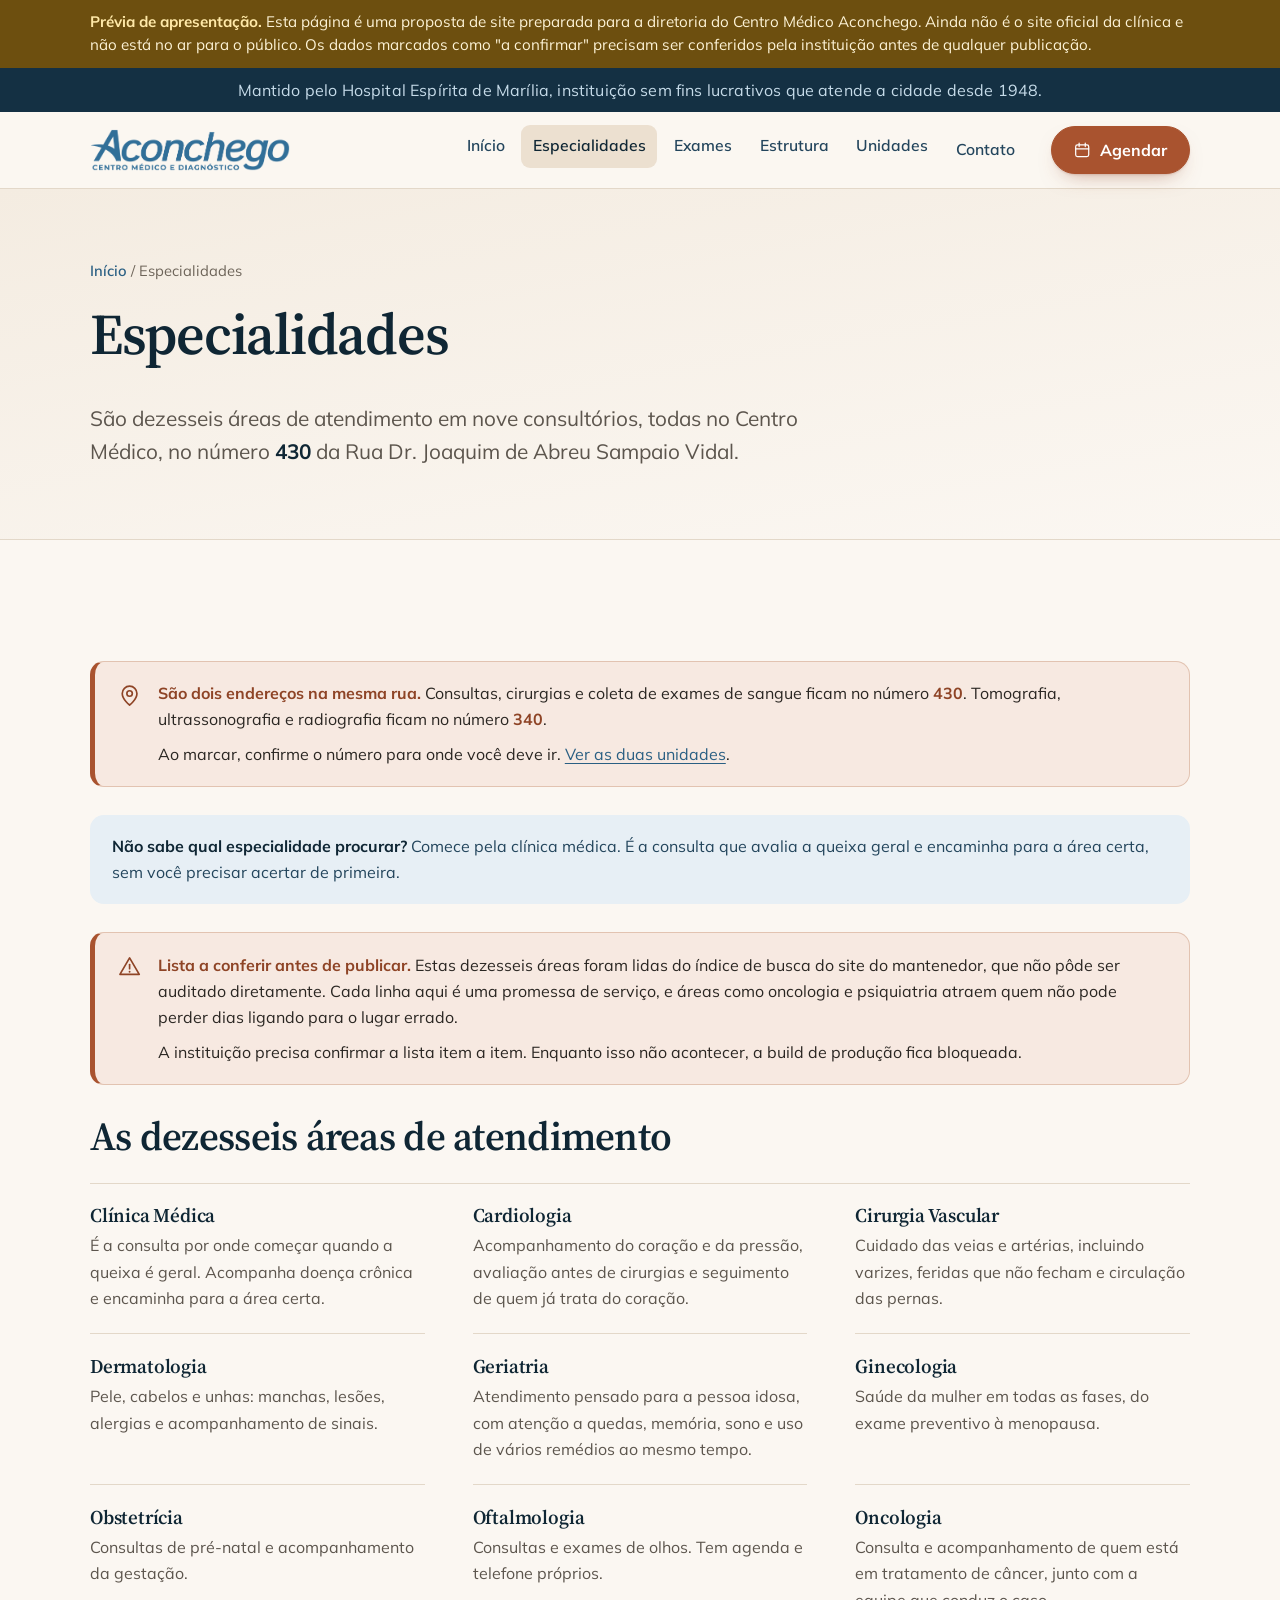
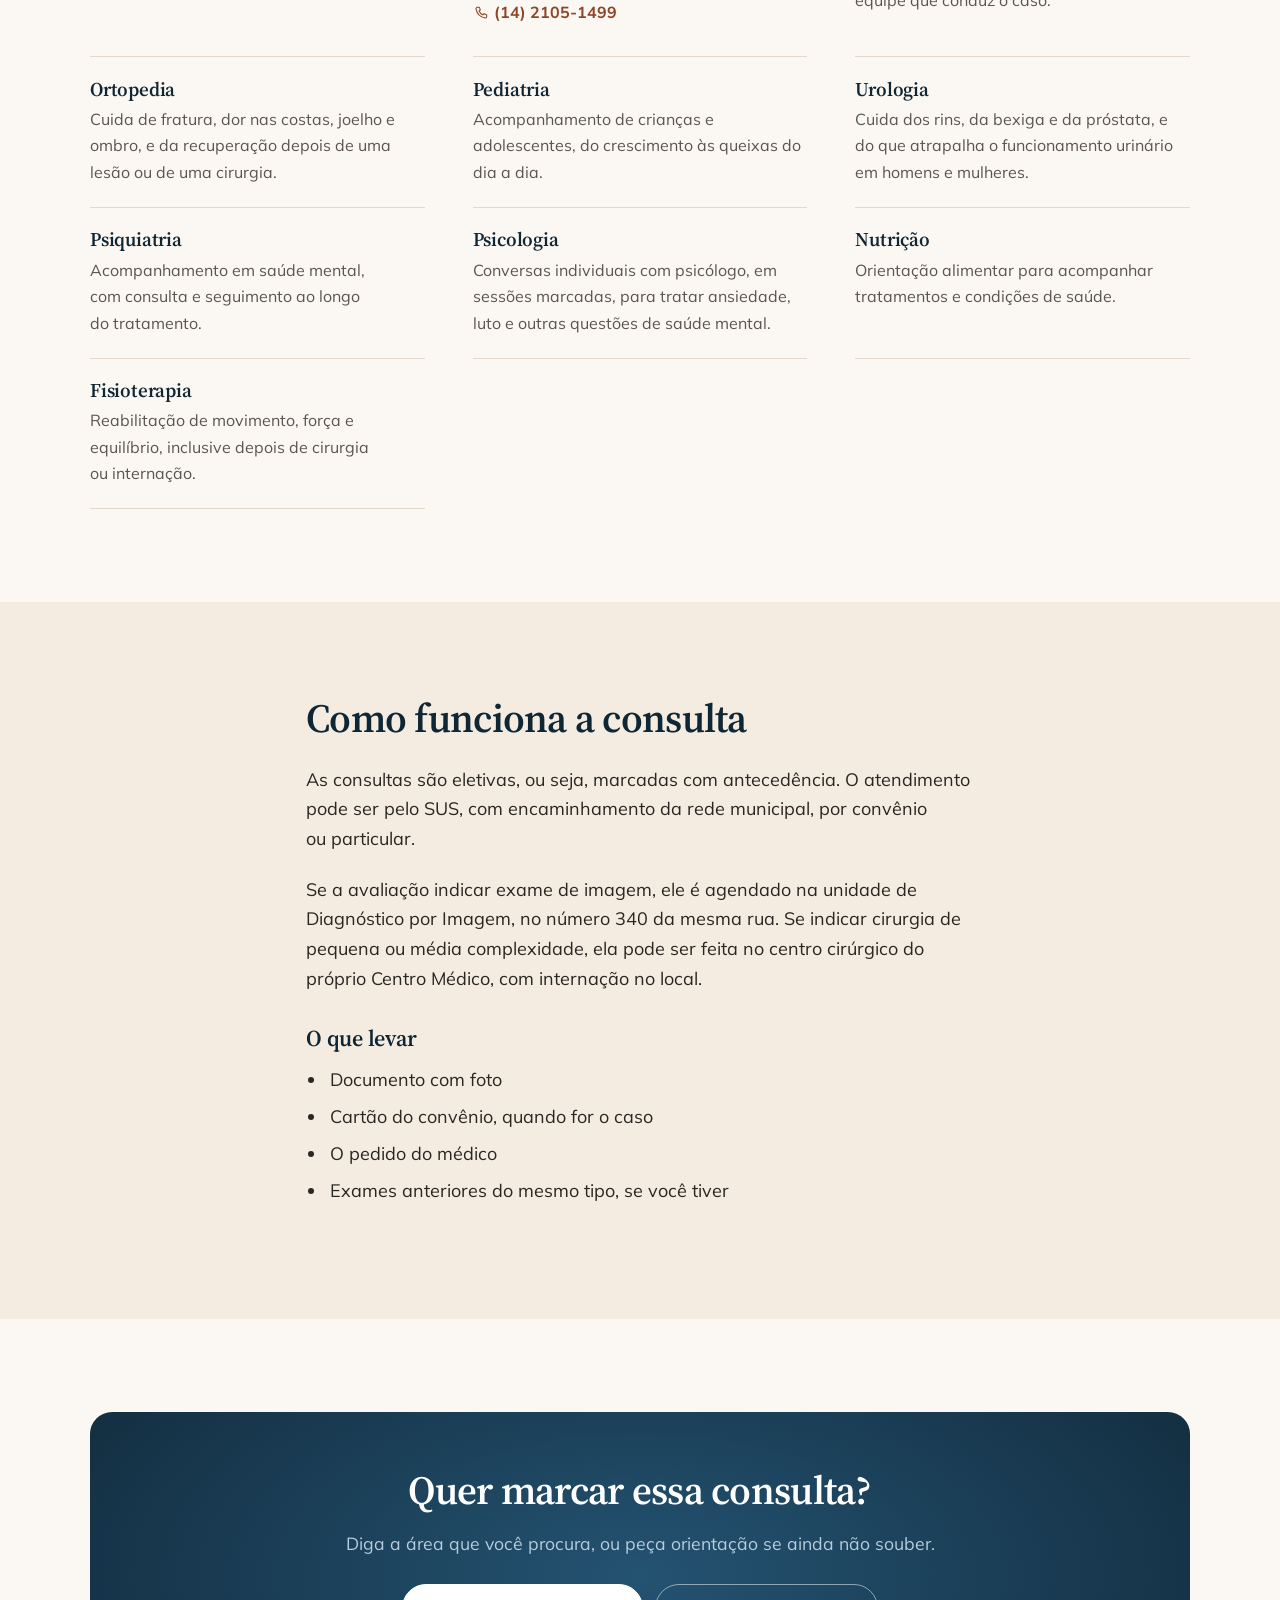
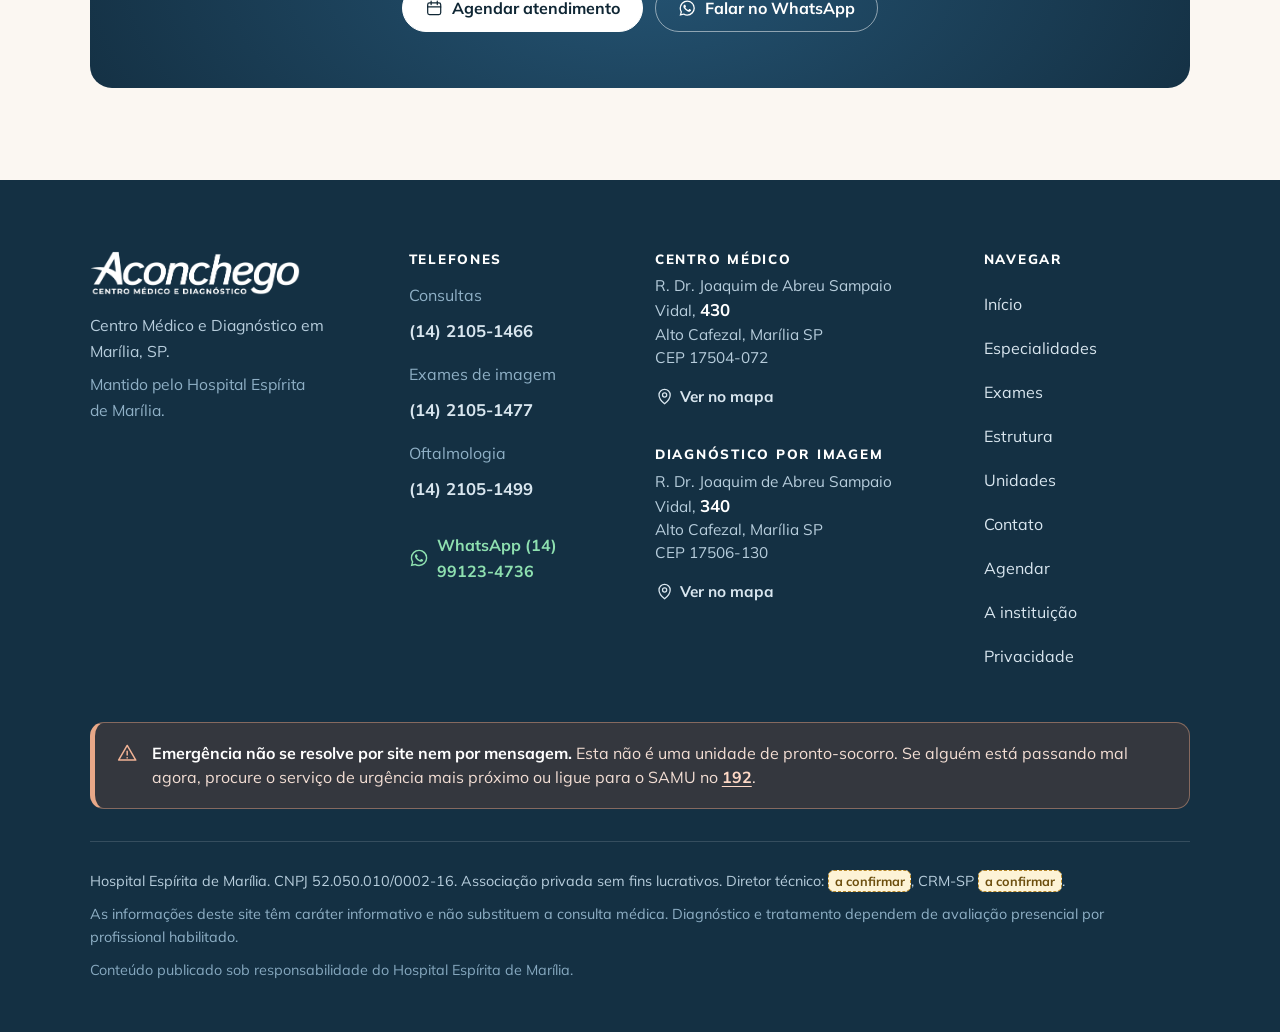
<file: especialidades.html>
<!doctype html>
<html lang="pt-BR">
<head>
<meta charset="utf-8">
<meta name="viewport" content="width=device-width, initial-scale=1">
<meta http-equiv="Content-Security-Policy" content="default-src 'none'; base-uri 'none'; form-action 'none'; img-src 'self'; style-src 'self'; script-src 'self'; font-src 'self'; connect-src 'none'; manifest-src 'self'; upgrade-insecure-requests">
<meta name="referrer" content="no-referrer">
<meta name="color-scheme" content="light">
<title>Especialidades | Centro Médico Aconchego</title>
<meta name="description" content="Dezesseis especialidades no Centro Médico Aconchego, em Marília: clínica médica, cardiologia, ortopedia, ginecologia, pediatria, oftalmologia e outras. Consultas por SUS, convênio ou particular no número 430.">
<meta name="robots" content="noindex, nofollow">
<link rel="canonical" href="https://filipejefte.github.io/centro-medico-aconchego/especialidades.html">
<meta property="og:type" content="website">
<meta property="og:locale" content="pt_BR">
<meta property="og:site_name" content="Centro Médico Aconchego">
<meta property="og:title" content="Especialidades | Centro Médico Aconchego">
<meta property="og:description" content="Dezesseis especialidades no Centro Médico Aconchego, em Marília: clínica médica, cardiologia, ortopedia, ginecologia, pediatria, oftalmologia e outras. Consultas por SUS, convênio ou particular no número 430.">
<meta property="og:url" content="https://filipejefte.github.io/centro-medico-aconchego/especialidades.html">
<meta property="og:image" content="https://filipejefte.github.io/centro-medico-aconchego/assets/img/og.png">
<meta property="og:image:width" content="1200">
<meta property="og:image:height" content="630">
<meta property="og:image:alt" content="Centro Médico Aconchego, Centro Médico e Diagnóstico em Marília">
<meta name="twitter:card" content="summary_large_image">
<meta name="theme-color" content="#316F98">
<link rel="icon" type="image/png" sizes="32x32" href="assets/img/icone-32.png">
<link rel="icon" type="image/png" sizes="192x192" href="assets/img/icone-192.png">
<link rel="apple-touch-icon" href="assets/img/icone-180.png">
<link rel="manifest" href="site.webmanifest">
<link rel="preload" as="font" type="font/woff2" href="assets/fonts/mulish.woff2" crossorigin>
<link rel="preload" as="font" type="font/woff2" href="assets/fonts/source-serif.woff2" crossorigin>
<link rel="stylesheet" href="assets/css/site.css">
<script type="application/ld+json">{"@context":"https://schema.org","@type":"ItemList","name":"Especialidades do Centro Médico Aconchego","itemListElement":[{"@type":"ListItem","position":1,"name":"Clínica Médica"},{"@type":"ListItem","position":2,"name":"Cardiologia"},{"@type":"ListItem","position":3,"name":"Cirurgia Vascular"},{"@type":"ListItem","position":4,"name":"Dermatologia"},{"@type":"ListItem","position":5,"name":"Geriatria"},{"@type":"ListItem","position":6,"name":"Ginecologia"},{"@type":"ListItem","position":7,"name":"Obstetrícia"},{"@type":"ListItem","position":8,"name":"Oftalmologia"},{"@type":"ListItem","position":9,"name":"Oncologia"},{"@type":"ListItem","position":10,"name":"Ortopedia"},{"@type":"ListItem","position":11,"name":"Pediatria"},{"@type":"ListItem","position":12,"name":"Urologia"},{"@type":"ListItem","position":13,"name":"Psiquiatria"},{"@type":"ListItem","position":14,"name":"Psicologia"},{"@type":"ListItem","position":15,"name":"Nutrição"},{"@type":"ListItem","position":16,"name":"Fisioterapia"}]}</script>
</head>
<body>

<a class="pular" href="#conteudo">Ir direto ao conteúdo</a>

<div class="previa">
  <p><strong>Prévia de apresentação.</strong> Esta página é uma proposta de site preparada para a diretoria do Centro Médico Aconchego. Ainda não é o site oficial da clínica e não está no ar para o público. Os dados marcados como "a confirmar" precisam ser conferidos pela instituição antes de qualquer publicação.</p>
</div>
<div class="tarja">
  <p>Mantido pelo Hospital Espírita de Marília, instituição sem fins lucrativos que atende a cidade desde 1948.</p>
</div>
<header class="topo">
  <div class="env topo-linha">
    <a class="topo-marca" href="index.html" aria-label="Centro Médico Aconchego, ir para a página inicial"><img class="logo" src="assets/img/logo-aconchego-azul.png" width="982" height="208" alt="" decoding="async"></a>
    <button class="topo-botao" type="button" id="abrir-menu" aria-expanded="false" aria-controls="navegacao">
      <svg class="ico" viewBox="0 0 24 24" fill="none" stroke="currentColor" stroke-width="1.6" stroke-linecap="round" stroke-linejoin="round" aria-hidden="true"><path d="M4 7h16M4 12h16M4 17h16"/></svg><span>Menu</span>
    </button>
    <nav class="topo-nav" id="navegacao" aria-label="Navegação principal">
      <ul><li><a href="index.html">Início</a></li><li><a href="especialidades.html" aria-current="page">Especialidades</a></li><li><a href="exames.html">Exames</a></li><li><a href="estrutura.html">Estrutura</a></li><li><a href="unidades.html">Unidades</a></li><li><a href="contato.html">Contato</a></li></ul>
    </nav>
    <div class="topo-acao">
      <a class="btn btn-principal" href="agendamento.html"><svg class="ico" viewBox="0 0 24 24" fill="none" stroke="currentColor" stroke-width="1.6" stroke-linecap="round" stroke-linejoin="round" aria-hidden="true"><rect x="3.5" y="5" width="17" height="15.5" rx="2.4"/><path d="M8 2.8v4.4M16 2.8v4.4M3.5 10.4h17"/></svg><span>Agendar</span></a>
    </div>
  </div>
</header>
<main id="conteudo" tabindex="-1">


<section class="pagina-cabeca">
  <div class="env">
    <p class="migalhas"><a href="index.html">Início</a> <span aria-hidden="true">/</span> Especialidades</p>
    <h1>Especialidades</h1>
    <p class="entrada">São dezesseis áreas de atendimento em nove consultórios, todas no Centro Médico, no número <b>430</b> da Rua Dr. Joaquim de Abreu Sampaio Vidal.</p>
  </div>
</section>

<section class="secao">
  <div class="env">
    
<div class="aviso">
  <svg class="ico" viewBox="0 0 24 24" fill="none" stroke="currentColor" stroke-width="1.6" stroke-linecap="round" stroke-linejoin="round" aria-hidden="true"><path d="M12 21s7-5.4 7-11a7 7 0 1 0-14 0c0 5.6 7 11 7 11Z"/><circle cx="12" cy="10" r="2.6"/></svg>
  <div>
    <p><b>São dois endereços na mesma rua.</b> Consultas, cirurgias e coleta de exames de sangue ficam no número <b>430</b>. Tomografia, ultrassonografia e radiografia ficam no número <b>340</b>.</p>
    <p>Ao marcar, confirme o número para onde você deve ir. <a href="unidades.html">Ver as duas unidades</a>.</p>
  </div>
</div>

    <div class="nota">
      <p><b>Não sabe qual especialidade procurar?</b> Comece pela clínica médica. É a consulta que avalia a queixa geral e encaminha para a área certa, sem você precisar acertar de primeira.</p>
    </div>

    
    
    <div class="aviso">
      <svg class="ico" viewBox="0 0 24 24" fill="none" stroke="currentColor" stroke-width="1.6" stroke-linecap="round" stroke-linejoin="round" aria-hidden="true"><path d="M12 3.7 21.2 19.4H2.8Z"/><path d="M12 10v4"/><circle cx="12" cy="16.9" r=".9" fill="currentColor" stroke="none"/></svg>
      <div>
        <p><b>Lista a conferir antes de publicar.</b> Estas dezesseis áreas foram lidas do índice de busca do site do mantenedor, que não pôde ser auditado diretamente. Cada linha aqui é uma promessa de serviço, e áreas como oncologia e psiquiatria atraem quem não pode perder dias ligando para o lugar errado.</p>
        <p>A instituição precisa confirmar a lista item a item. Enquanto isso não acontecer, a build de produção fica bloqueada.</p>
      </div>
    </div>

    <h2 id="lista-especialidades">As dezesseis áreas de atendimento</h2>
    <ul class="especialidades" aria-labelledby="lista-especialidades">
    <li class="esp">
      <h3>Clínica Médica</h3>
      <p>É a consulta por onde começar quando a queixa é geral. Acompanha doença crônica e encaminha para a área certa.</p>
      
    </li>
    <li class="esp">
      <h3>Cardiologia</h3>
      <p>Acompanhamento do coração e da pressão, avaliação antes de cirurgias e seguimento de quem já trata do coração.</p>
      
    </li>
    <li class="esp">
      <h3>Cirurgia Vascular</h3>
      <p>Cuidado das veias e artérias, incluindo varizes, feridas que não fecham e circulação das pernas.</p>
      
    </li>
    <li class="esp">
      <h3>Dermatologia</h3>
      <p>Pele, cabelos e unhas: manchas, lesões, alergias e acompanhamento de sinais.</p>
      
    </li>
    <li class="esp">
      <h3>Geriatria</h3>
      <p>Atendimento pensado para a pessoa idosa, com atenção a quedas, memória, sono e uso de vários remédios ao mesmo tempo.</p>
      
    </li>
    <li class="esp">
      <h3>Ginecologia</h3>
      <p>Saúde da mulher em todas as fases, do exame preventivo à menopausa.</p>
      
    </li>
    <li class="esp">
      <h3>Obstetrícia</h3>
      <p>Consultas de pré-natal e acompanhamento da gestação.</p>
      
    </li>
    <li class="esp">
      <h3>Oftalmologia</h3>
      <p>Consultas e exames de olhos. Tem agenda e telefone próprios.</p>
      <a class="esp-tel" href="tel:+551421051499"><svg class="ico" viewBox="0 0 24 24" fill="none" stroke="currentColor" stroke-width="1.6" stroke-linecap="round" stroke-linejoin="round" aria-hidden="true"><path d="M6.5 3.5h3l1.5 4-2 1.4a12.5 12.5 0 0 0 6.1 6.1l1.4-2 4 1.5v3a2 2 0 0 1-2.2 2A17.5 17.5 0 0 1 4.5 5.7a2 2 0 0 1 2-2.2Z"/></svg><span>(14) 2105-1499</span></a>
    </li>
    <li class="esp">
      <h3>Oncologia</h3>
      <p>Consulta e acompanhamento de quem está em tratamento de câncer, junto com a equipe que conduz o caso.</p>
      
    </li>
    <li class="esp">
      <h3>Ortopedia</h3>
      <p>Cuida de fratura, dor nas costas, joelho e ombro, e da recuperação depois de uma lesão ou de uma cirurgia.</p>
      
    </li>
    <li class="esp">
      <h3>Pediatria</h3>
      <p>Acompanhamento de crianças e adolescentes, do crescimento às queixas do dia a dia.</p>
      
    </li>
    <li class="esp">
      <h3>Urologia</h3>
      <p>Cuida dos rins, da bexiga e da próstata, e do que atrapalha o funcionamento urinário em homens e mulheres.</p>
      
    </li>
    <li class="esp">
      <h3>Psiquiatria</h3>
      <p>Acompanhamento em saúde mental, com consulta e seguimento ao longo do tratamento.</p>
      
    </li>
    <li class="esp">
      <h3>Psicologia</h3>
      <p>Conversas individuais com psicólogo, em sessões marcadas, para tratar ansiedade, luto e outras questões de saúde mental.</p>
      
    </li>
    <li class="esp">
      <h3>Nutrição</h3>
      <p>Orientação alimentar para acompanhar tratamentos e condições de saúde.</p>
      
    </li>
    <li class="esp">
      <h3>Fisioterapia</h3>
      <p>Reabilitação de movimento, força e equilíbrio, inclusive depois de cirurgia ou internação.</p>
      
    </li></ul>
  </div>
</section>

<section class="secao secao-veu">
  <div class="env env-estreito prosa">
    <h2>Como funciona a consulta</h2>
    <p>As consultas são eletivas, ou seja, marcadas com antecedência. O atendimento pode ser pelo SUS, com encaminhamento da rede municipal, por convênio ou particular.</p>
    <p>Se a avaliação indicar exame de imagem, ele é agendado na unidade de Diagnóstico por Imagem, no número 340 da mesma rua. Se indicar cirurgia de pequena ou média complexidade, ela pode ser feita no centro cirúrgico do próprio Centro Médico, com internação no local.</p>
    <h3>O que levar</h3>
    <ul><li>Documento com foto</li><li>Cartão do convênio, quando for o caso</li><li>O pedido do médico</li><li>Exames anteriores do mesmo tipo, se você tiver</li></ul>
  </div>
</section>


<section class="secao">
  <div class="env">
    <div class="chamada">
      <h2>Quer marcar essa consulta?</h2>
      <p>Diga a área que você procura, ou peça orientação se ainda não souber.</p>
      <div class="grupo-botoes">
        <a class="btn btn-claro" href="agendamento.html"><svg class="ico" viewBox="0 0 24 24" fill="none" stroke="currentColor" stroke-width="1.6" stroke-linecap="round" stroke-linejoin="round" aria-hidden="true"><rect x="3.5" y="5" width="17" height="15.5" rx="2.4"/><path d="M8 2.8v4.4M16 2.8v4.4M3.5 10.4h17"/></svg><span>Agendar atendimento</span></a>
        <a class="btn btn-fantasma" href="https://wa.me/5514991234736?text=Ol%C3%A1!%20Gostaria%20de%20marcar%20uma%20consulta%20no%20Centro%20M%C3%A9dico%20Aconchego." target="_blank" rel="noopener noreferrer"><svg class="ico" viewBox="0 0 24 24" fill="currentColor" aria-hidden="true"><path d="M12.04 2A9.9 9.9 0 0 0 2.1 11.9a9.8 9.8 0 0 0 1.35 4.96L2 22l5.28-1.38a9.9 9.9 0 0 0 4.76 1.21h.01a9.9 9.9 0 0 0 9.93-9.9A9.9 9.9 0 0 0 12.04 2Zm0 18.09h-.01a8.2 8.2 0 0 1-4.18-1.15l-.3-.18-3.13.82.84-3.05-.2-.31a8.2 8.2 0 1 1 6.98 3.87Zm4.5-6.14c-.24-.12-1.46-.72-1.69-.8-.22-.09-.39-.13-.55.12s-.63.8-.77.96c-.14.17-.28.19-.53.06a6.7 6.7 0 0 1-3.35-2.93c-.25-.43.25-.4.72-1.33.08-.17.04-.31-.02-.43s-.55-1.34-.76-1.83c-.2-.48-.4-.41-.55-.42h-.47a.9.9 0 0 0-.65.3 2.75 2.75 0 0 0-.86 2.05c0 1.2.88 2.37 1 2.53.12.17 1.72 2.63 4.18 3.69 1.55.67 2.16.73 2.94.61.47-.07 1.46-.6 1.66-1.17.21-.58.21-1.07.15-1.18-.06-.1-.22-.17-.47-.29Z"/></svg><span>Falar no WhatsApp</span></a>
      </div>
    </div>
  </div>
</section>

</main>

<footer class="rodape">
  <div class="env">
    <div class="rp-grade">
      <div class="rp-marca">
        <img class="logo logo-rodape" src="assets/img/logo-aconchego-branco.png" width="982" height="208" alt="Centro Médico Aconchego" decoding="async">
        <p>Centro Médico e Diagnóstico em Marília, SP.</p>
        <p class="rp-mant">Mantido pelo Hospital Espírita de Marília.</p>
      </div>
      <div class="rp-col">
        <h3>Telefones</h3>
        <ul class="rp-lista">
    <li>
      <span class="rp-canal">Consultas</span>
      <a href="tel:+551421051466">(14) 2105-1466</a>
    </li>
    <li>
      <span class="rp-canal">Exames de imagem</span>
      <a href="tel:+551421051477">(14) 2105-1477</a>
    </li>
    <li>
      <span class="rp-canal">Oftalmologia</span>
      <a href="tel:+551421051499">(14) 2105-1499</a>
    </li></ul>
        <p class="rp-zap">
          <a href="https://wa.me/5514991234736?text=Ol%C3%A1!%20Gostaria%20de%20marcar%20uma%20consulta%20no%20Centro%20M%C3%A9dico%20Aconchego." target="_blank" rel="noopener noreferrer"><svg class="ico" viewBox="0 0 24 24" fill="currentColor" aria-hidden="true"><path d="M12.04 2A9.9 9.9 0 0 0 2.1 11.9a9.8 9.8 0 0 0 1.35 4.96L2 22l5.28-1.38a9.9 9.9 0 0 0 4.76 1.21h.01a9.9 9.9 0 0 0 9.93-9.9A9.9 9.9 0 0 0 12.04 2Zm0 18.09h-.01a8.2 8.2 0 0 1-4.18-1.15l-.3-.18-3.13.82.84-3.05-.2-.31a8.2 8.2 0 1 1 6.98 3.87Zm4.5-6.14c-.24-.12-1.46-.72-1.69-.8-.22-.09-.39-.13-.55.12s-.63.8-.77.96c-.14.17-.28.19-.53.06a6.7 6.7 0 0 1-3.35-2.93c-.25-.43.25-.4.72-1.33.08-.17.04-.31-.02-.43s-.55-1.34-.76-1.83c-.2-.48-.4-.41-.55-.42h-.47a.9.9 0 0 0-.65.3 2.75 2.75 0 0 0-.86 2.05c0 1.2.88 2.37 1 2.53.12.17 1.72 2.63 4.18 3.69 1.55.67 2.16.73 2.94.61.47-.07 1.46-.6 1.66-1.17.21-.58.21-1.07.15-1.18-.06-.1-.22-.17-.47-.29Z"/></svg><span>WhatsApp (14) 99123-4736</span></a>
        </p>
      </div>
      <div class="rp-col rp-unidades">
    <div class="rp-unidade">
      <h3>Centro Médico</h3>
      <p class="rp-end">R. Dr. Joaquim de Abreu Sampaio Vidal, <b>430</b><br>Alto Cafezal, Marília SP<br>CEP 17504-072</p>
      <a class="rp-mapa" href="https://www.google.com/maps/search/?api=1&amp;query=R.%20Dr.%20Joaquim%20de%20Abreu%20Sampaio%20Vidal%2C%20430%2C%20Alto%20Cafezal%2C%20Mar%C3%ADlia%20SP%2C%2017504-072" target="_blank" rel="noopener noreferrer"><svg class="ico" viewBox="0 0 24 24" fill="none" stroke="currentColor" stroke-width="1.6" stroke-linecap="round" stroke-linejoin="round" aria-hidden="true"><path d="M12 21s7-5.4 7-11a7 7 0 1 0-14 0c0 5.6 7 11 7 11Z"/><circle cx="12" cy="10" r="2.6"/></svg><span>Ver no mapa</span></a>
    </div>
    <div class="rp-unidade">
      <h3>Diagnóstico por Imagem</h3>
      <p class="rp-end">R. Dr. Joaquim de Abreu Sampaio Vidal, <b>340</b><br>Alto Cafezal, Marília SP<br>CEP 17506-130</p>
      <a class="rp-mapa" href="https://www.google.com/maps/search/?api=1&amp;query=R.%20Dr.%20Joaquim%20de%20Abreu%20Sampaio%20Vidal%2C%20340%2C%20Alto%20Cafezal%2C%20Mar%C3%ADlia%20SP%2C%2017506-130" target="_blank" rel="noopener noreferrer"><svg class="ico" viewBox="0 0 24 24" fill="none" stroke="currentColor" stroke-width="1.6" stroke-linecap="round" stroke-linejoin="round" aria-hidden="true"><path d="M12 21s7-5.4 7-11a7 7 0 1 0-14 0c0 5.6 7 11 7 11Z"/><circle cx="12" cy="10" r="2.6"/></svg><span>Ver no mapa</span></a>
    </div></div>
      <div class="rp-col">
        <h3>Navegar</h3>
        <ul class="rp-lista rp-links">
          <li><a href="index.html">Início</a></li><li><a href="especialidades.html">Especialidades</a></li><li><a href="exames.html">Exames</a></li><li><a href="estrutura.html">Estrutura</a></li><li><a href="unidades.html">Unidades</a></li><li><a href="contato.html">Contato</a></li>
          <li><a href="agendamento.html">Agendar</a></li>
          <li><a href="instituicao.html">A instituição</a></li>
          <li><a href="privacidade.html">Privacidade</a></li>
        </ul>
      </div>
    </div>

    <p class="rp-emergencia">
      <svg class="ico" viewBox="0 0 24 24" fill="none" stroke="currentColor" stroke-width="1.6" stroke-linecap="round" stroke-linejoin="round" aria-hidden="true"><path d="M12 3.7 21.2 19.4H2.8Z"/><path d="M12 10v4"/><circle cx="12" cy="16.9" r=".9" fill="currentColor" stroke="none"/></svg>
      <span><b>Emergência não se resolve por site nem por mensagem.</b> Esta não é uma unidade de pronto-socorro. Se alguém está passando mal agora, procure o serviço de urgência mais próximo ou ligue para o SAMU no <a href="tel:192">192</a>.</span>
    </p>

    <div class="rp-legal">
      <p class="rp-ident">
        Hospital Espírita de Marília. CNPJ 52.050.010/0002-16. Associação privada sem fins lucrativos.
        Diretor técnico: <span class="pendente" title="Diretor técnico: a confirmar com a clínica">a confirmar</span>, CRM-SP <span class="pendente" title="CRM-SP do diretor técnico: a confirmar com a clínica">a confirmar</span>.
      </p>
      <p class="rp-aviso">
        As informações deste site têm caráter informativo e não substituem a consulta médica.
        Diagnóstico e tratamento dependem de avaliação presencial por profissional habilitado.
      </p>
      <p class="rp-fim">Conteúdo publicado sob responsabilidade do Hospital Espírita de Marília.</p>
    </div>
  </div>
</footer>
<script src="assets/js/site.js" defer></script>
</body>
</html>
</file>
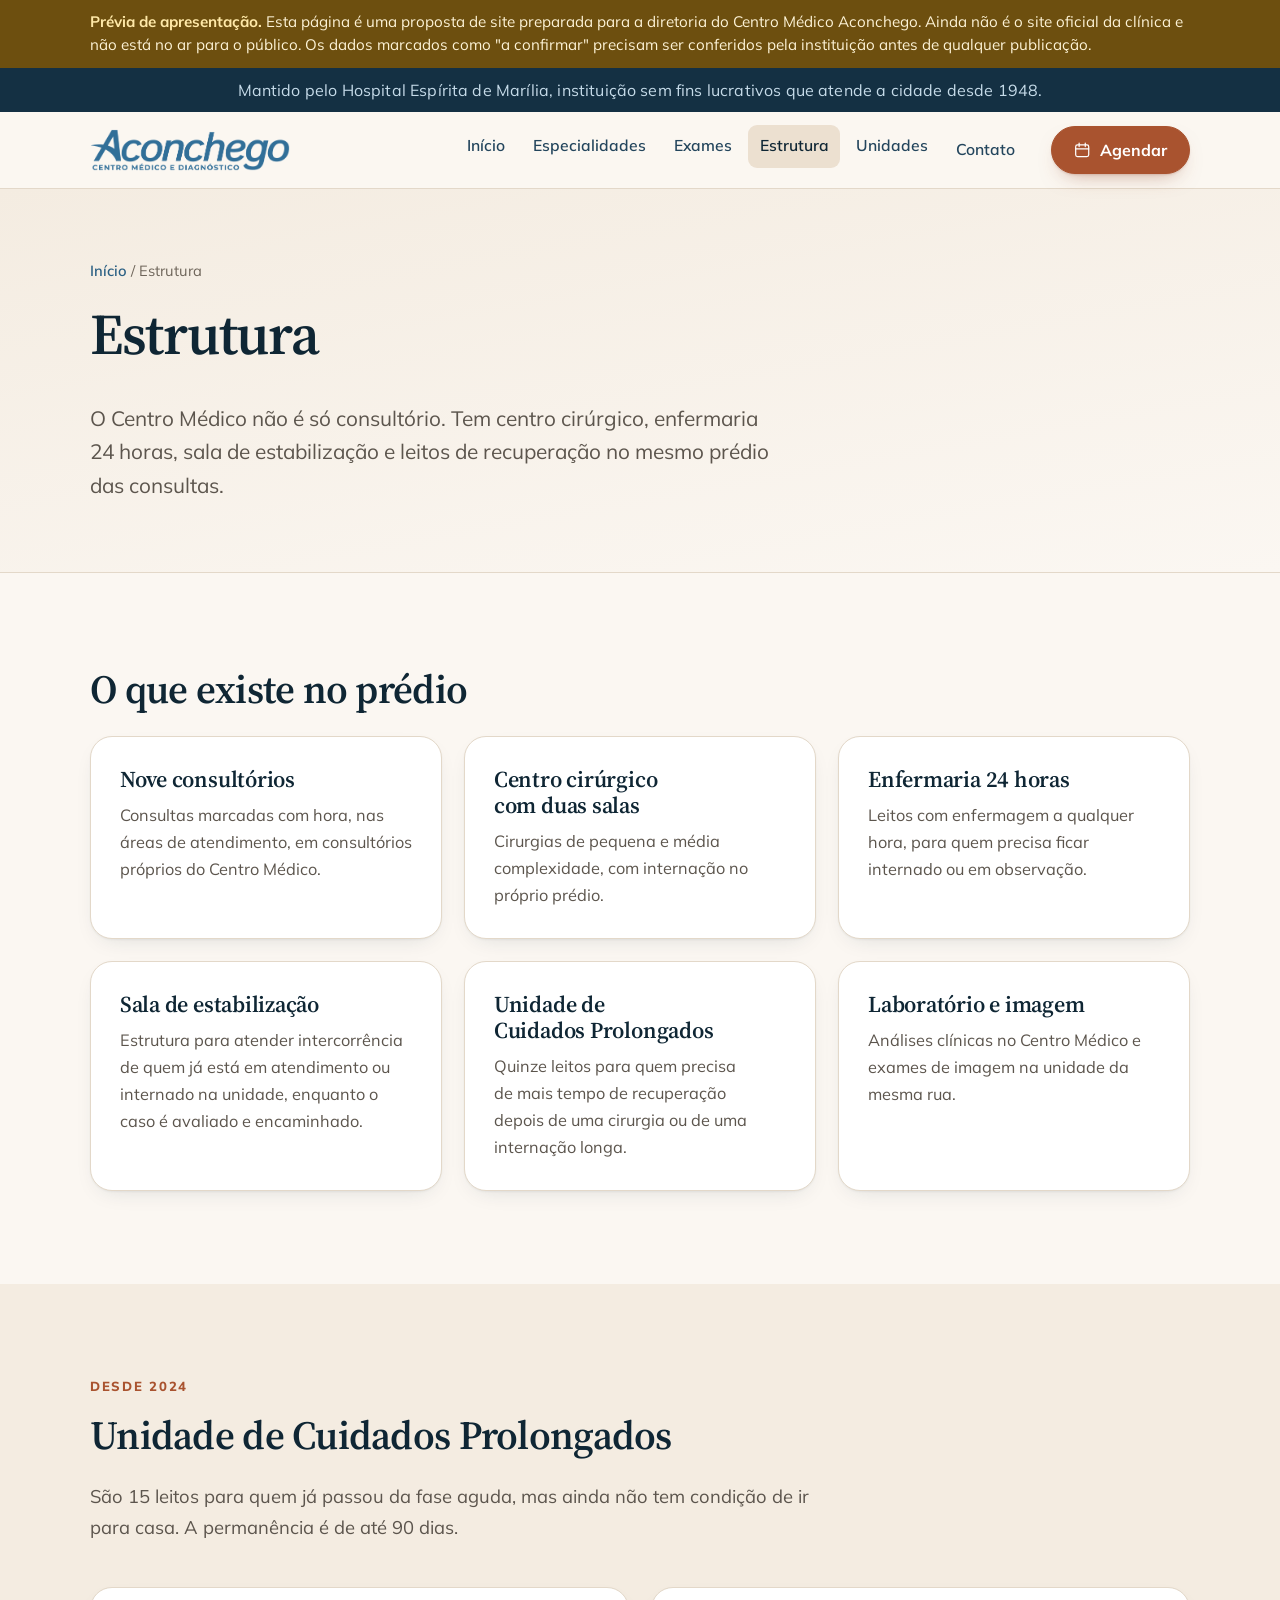
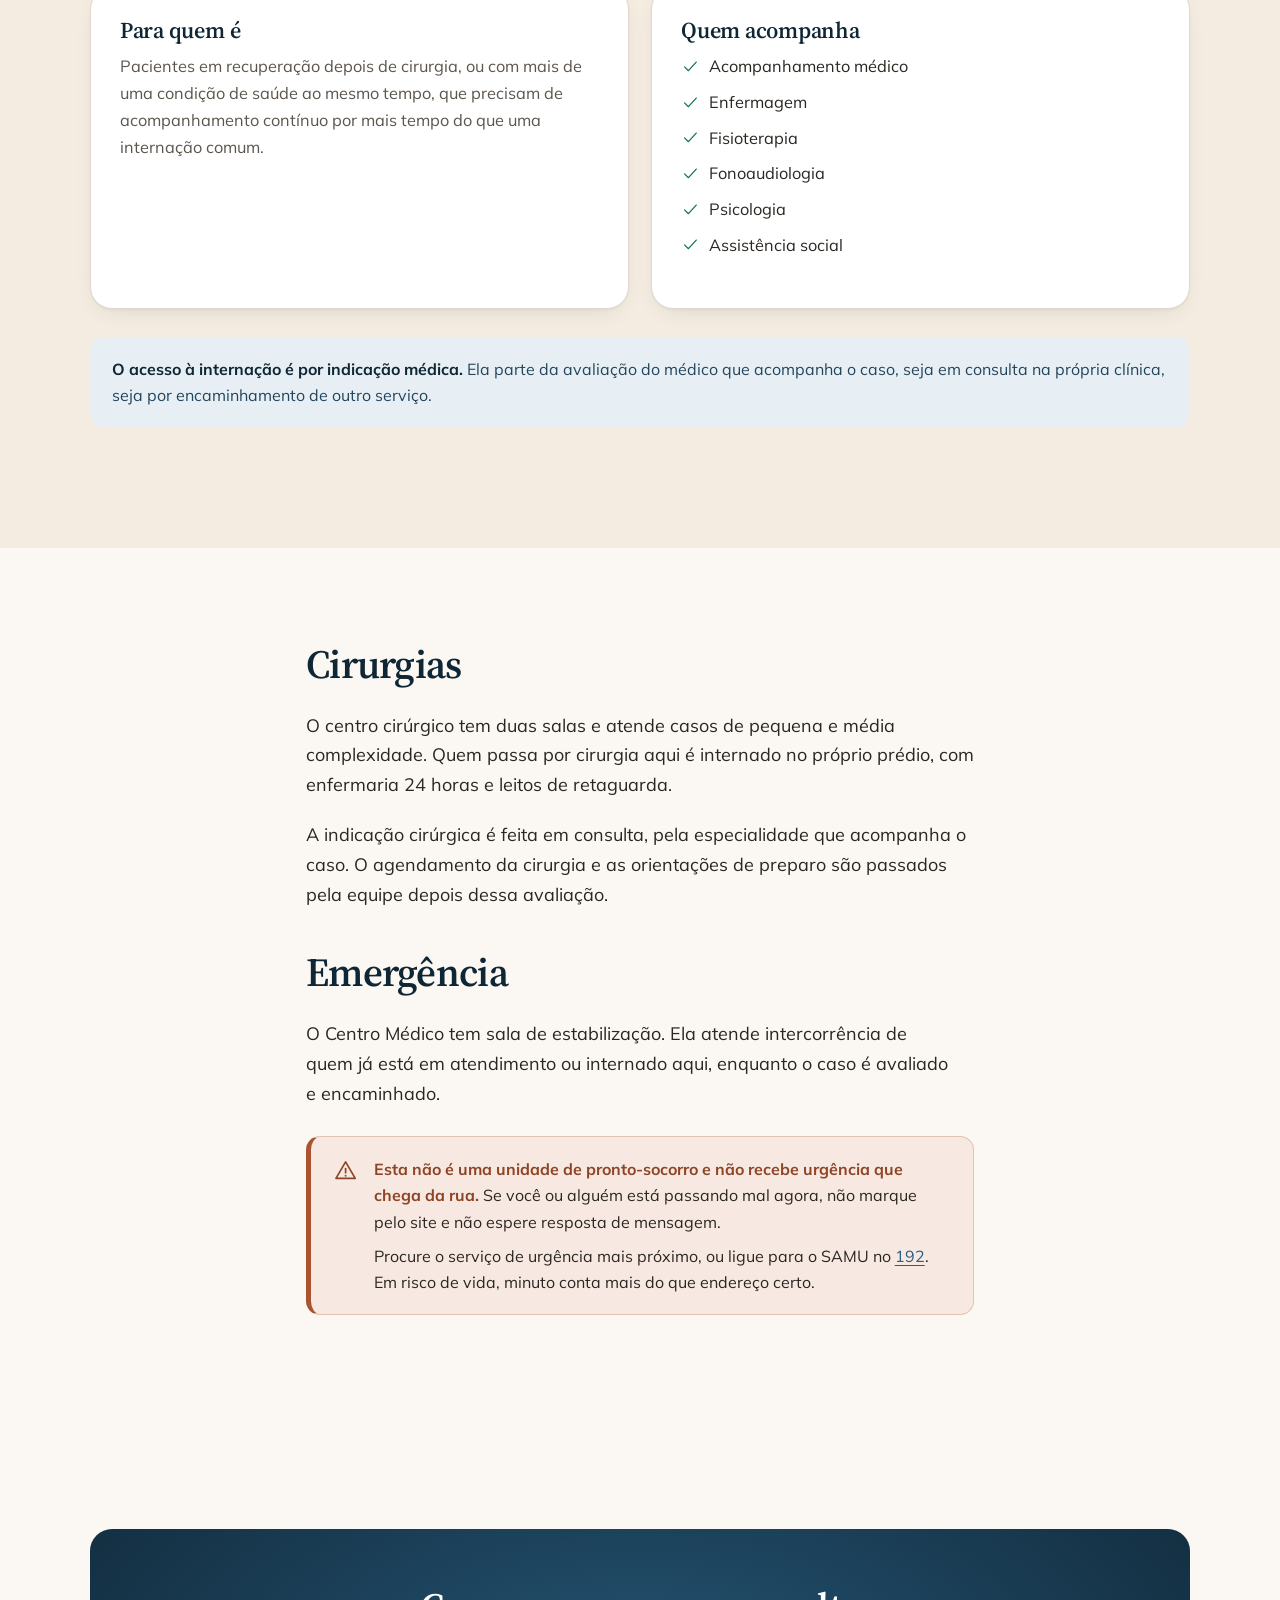
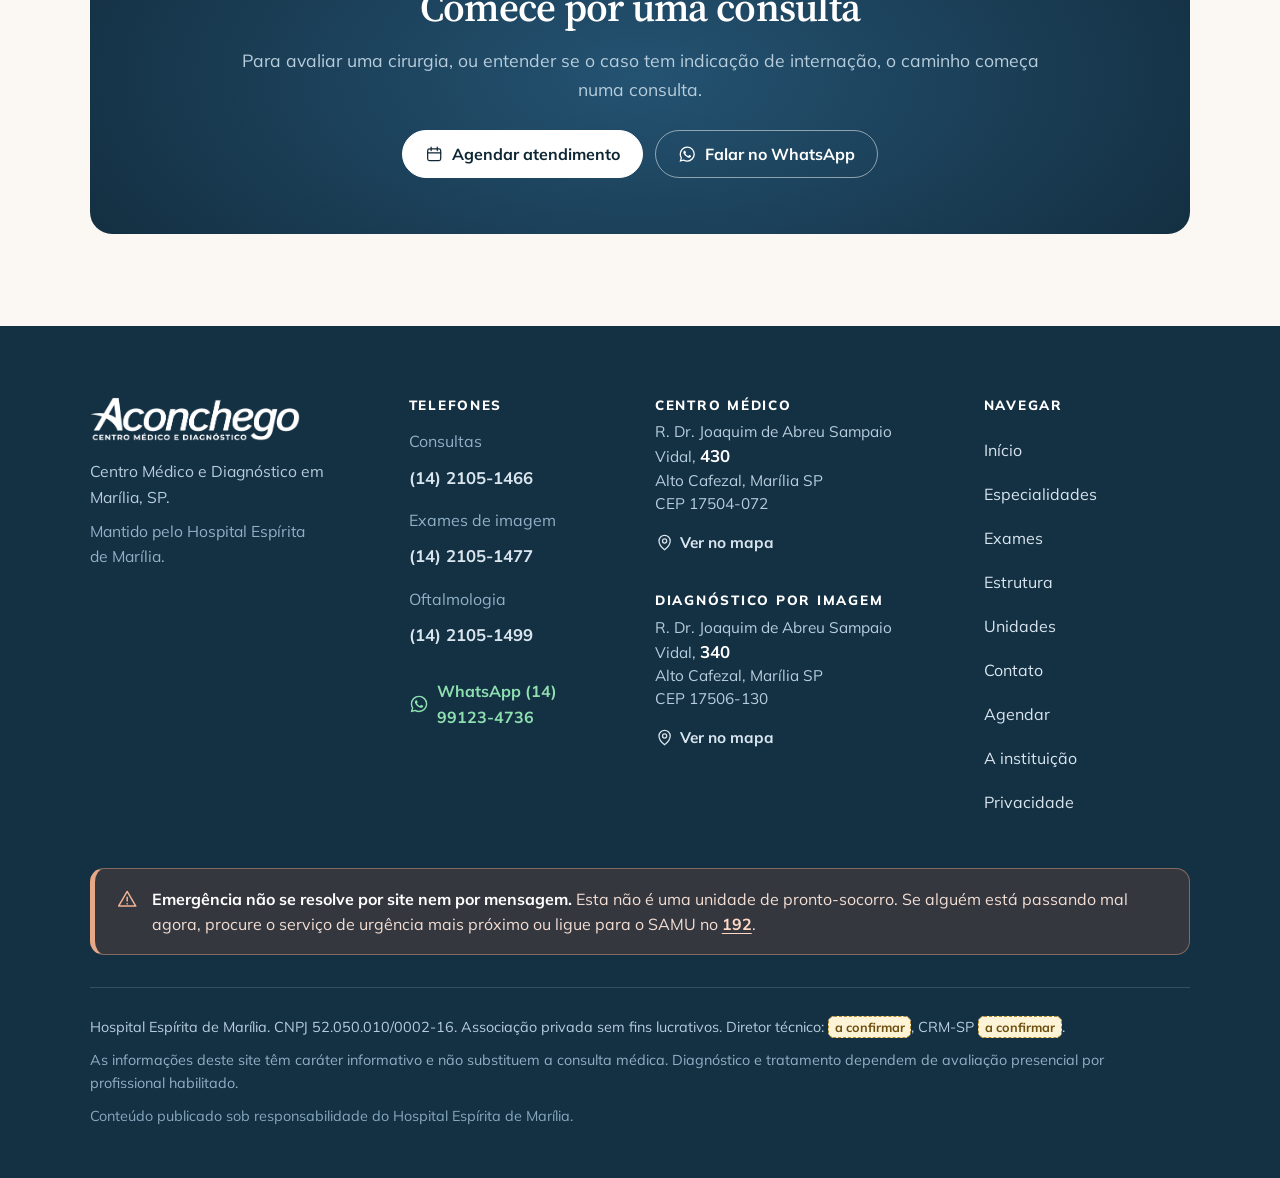
<file: estrutura.html>
<!doctype html>
<html lang="pt-BR">
<head>
<meta charset="utf-8">
<meta name="viewport" content="width=device-width, initial-scale=1">
<meta http-equiv="Content-Security-Policy" content="default-src 'none'; base-uri 'none'; form-action 'none'; img-src 'self'; style-src 'self'; script-src 'self'; font-src 'self'; connect-src 'none'; manifest-src 'self'; upgrade-insecure-requests">
<meta name="referrer" content="no-referrer">
<meta name="color-scheme" content="light">
<title>Estrutura | Centro Médico Aconchego</title>
<meta name="description" content="Estrutura do Centro Médico Aconchego em Marília: nove consultórios, centro cirúrgico com duas salas, enfermaria 24 horas, sala de estabilização e Unidade de Cuidados Prolongados com 15 leitos.">
<meta name="robots" content="noindex, nofollow">
<link rel="canonical" href="https://filipejefte.github.io/centro-medico-aconchego/estrutura.html">
<meta property="og:type" content="website">
<meta property="og:locale" content="pt_BR">
<meta property="og:site_name" content="Centro Médico Aconchego">
<meta property="og:title" content="Estrutura | Centro Médico Aconchego">
<meta property="og:description" content="Estrutura do Centro Médico Aconchego em Marília: nove consultórios, centro cirúrgico com duas salas, enfermaria 24 horas, sala de estabilização e Unidade de Cuidados Prolongados com 15 leitos.">
<meta property="og:url" content="https://filipejefte.github.io/centro-medico-aconchego/estrutura.html">
<meta property="og:image" content="https://filipejefte.github.io/centro-medico-aconchego/assets/img/og.png">
<meta property="og:image:width" content="1200">
<meta property="og:image:height" content="630">
<meta property="og:image:alt" content="Centro Médico Aconchego, Centro Médico e Diagnóstico em Marília">
<meta name="twitter:card" content="summary_large_image">
<meta name="theme-color" content="#316F98">
<link rel="icon" type="image/png" sizes="32x32" href="assets/img/icone-32.png">
<link rel="icon" type="image/png" sizes="192x192" href="assets/img/icone-192.png">
<link rel="apple-touch-icon" href="assets/img/icone-180.png">
<link rel="manifest" href="site.webmanifest">
<link rel="preload" as="font" type="font/woff2" href="assets/fonts/mulish.woff2" crossorigin>
<link rel="preload" as="font" type="font/woff2" href="assets/fonts/source-serif.woff2" crossorigin>
<link rel="stylesheet" href="assets/css/site.css">

</head>
<body>

<a class="pular" href="#conteudo">Ir direto ao conteúdo</a>

<div class="previa">
  <p><strong>Prévia de apresentação.</strong> Esta página é uma proposta de site preparada para a diretoria do Centro Médico Aconchego. Ainda não é o site oficial da clínica e não está no ar para o público. Os dados marcados como "a confirmar" precisam ser conferidos pela instituição antes de qualquer publicação.</p>
</div>
<div class="tarja">
  <p>Mantido pelo Hospital Espírita de Marília, instituição sem fins lucrativos que atende a cidade desde 1948.</p>
</div>
<header class="topo">
  <div class="env topo-linha">
    <a class="topo-marca" href="index.html" aria-label="Centro Médico Aconchego, ir para a página inicial"><img class="logo" src="assets/img/logo-aconchego-azul.png" width="982" height="208" alt="" decoding="async"></a>
    <button class="topo-botao" type="button" id="abrir-menu" aria-expanded="false" aria-controls="navegacao">
      <svg class="ico" viewBox="0 0 24 24" fill="none" stroke="currentColor" stroke-width="1.6" stroke-linecap="round" stroke-linejoin="round" aria-hidden="true"><path d="M4 7h16M4 12h16M4 17h16"/></svg><span>Menu</span>
    </button>
    <nav class="topo-nav" id="navegacao" aria-label="Navegação principal">
      <ul><li><a href="index.html">Início</a></li><li><a href="especialidades.html">Especialidades</a></li><li><a href="exames.html">Exames</a></li><li><a href="estrutura.html" aria-current="page">Estrutura</a></li><li><a href="unidades.html">Unidades</a></li><li><a href="contato.html">Contato</a></li></ul>
    </nav>
    <div class="topo-acao">
      <a class="btn btn-principal" href="agendamento.html"><svg class="ico" viewBox="0 0 24 24" fill="none" stroke="currentColor" stroke-width="1.6" stroke-linecap="round" stroke-linejoin="round" aria-hidden="true"><rect x="3.5" y="5" width="17" height="15.5" rx="2.4"/><path d="M8 2.8v4.4M16 2.8v4.4M3.5 10.4h17"/></svg><span>Agendar</span></a>
    </div>
  </div>
</header>
<main id="conteudo" tabindex="-1">


<section class="pagina-cabeca">
  <div class="env">
    <p class="migalhas"><a href="index.html">Início</a> <span aria-hidden="true">/</span> Estrutura</p>
    <h1>Estrutura</h1>
    <p class="entrada">O Centro Médico não é só consultório. Tem centro cirúrgico, enfermaria 24 horas, sala de estabilização e leitos de recuperação no mesmo prédio das consultas.</p>
  </div>
</section>

<section class="secao">
  <div class="env">
    <h2>O que existe no prédio</h2>
    <div class="grade grade-3">
      
      <div class="cartao">
        <h3>Nove consultórios</h3>
        <p>Consultas marcadas com hora, nas áreas de atendimento, em consultórios próprios do Centro Médico.</p>
      </div>
      <div class="cartao">
        <h3>Centro cirúrgico com duas salas</h3>
        <p>Cirurgias de pequena e média complexidade, com internação no próprio prédio.</p>
      </div>
      <div class="cartao">
        <h3>Enfermaria 24 horas</h3>
        <p>Leitos com enfermagem a qualquer hora, para quem precisa ficar internado ou em observação.</p>
      </div>
      <div class="cartao">
        <h3>Sala de estabilização</h3>
        <p>Estrutura para atender intercorrência de quem já está em atendimento ou internado na unidade, enquanto o caso é avaliado e encaminhado.</p>
      </div>
      <div class="cartao">
        <h3>Unidade de Cuidados Prolongados</h3>
        <p>Quinze leitos para quem precisa de mais tempo de recuperação depois de uma cirurgia ou de uma internação longa.</p>
      </div>
      <div class="cartao">
        <h3>Laboratório e imagem</h3>
        <p>Análises clínicas no Centro Médico e exames de imagem na unidade da mesma rua.</p>
      </div>
    </div>
  </div>
</section>

<section class="secao secao-veu">
  <div class="env">
    <div class="cabeca-secao">
      <span class="sobrenome">Desde 2024</span>
      <h2>Unidade de Cuidados Prolongados</h2>
      <p>São 15 leitos para quem já passou da fase aguda, mas ainda não tem condição de ir para casa. A permanência é de até 90 dias.</p>
    </div>
    <div class="grade grade-2">
      <div class="cartao">
        <h3>Para quem é</h3>
        <p>Pacientes em recuperação depois de cirurgia, ou com mais de uma condição de saúde ao mesmo tempo, que precisam de acompanhamento contínuo por mais tempo do que uma internação comum.</p>
      </div>
      <div class="cartao">
        <h3>Quem acompanha</h3>
        <ul class="lista-check">
          <li><svg class="ico" viewBox="0 0 24 24" fill="none" stroke="currentColor" stroke-width="1.6" stroke-linecap="round" stroke-linejoin="round" aria-hidden="true"><path d="M4.5 12.6 9.5 17.5 19.5 6.5"/></svg><span>Acompanhamento médico</span></li><li><svg class="ico" viewBox="0 0 24 24" fill="none" stroke="currentColor" stroke-width="1.6" stroke-linecap="round" stroke-linejoin="round" aria-hidden="true"><path d="M4.5 12.6 9.5 17.5 19.5 6.5"/></svg><span>Enfermagem</span></li><li><svg class="ico" viewBox="0 0 24 24" fill="none" stroke="currentColor" stroke-width="1.6" stroke-linecap="round" stroke-linejoin="round" aria-hidden="true"><path d="M4.5 12.6 9.5 17.5 19.5 6.5"/></svg><span>Fisioterapia</span></li><li><svg class="ico" viewBox="0 0 24 24" fill="none" stroke="currentColor" stroke-width="1.6" stroke-linecap="round" stroke-linejoin="round" aria-hidden="true"><path d="M4.5 12.6 9.5 17.5 19.5 6.5"/></svg><span>Fonoaudiologia</span></li><li><svg class="ico" viewBox="0 0 24 24" fill="none" stroke="currentColor" stroke-width="1.6" stroke-linecap="round" stroke-linejoin="round" aria-hidden="true"><path d="M4.5 12.6 9.5 17.5 19.5 6.5"/></svg><span>Psicologia</span></li><li><svg class="ico" viewBox="0 0 24 24" fill="none" stroke="currentColor" stroke-width="1.6" stroke-linecap="round" stroke-linejoin="round" aria-hidden="true"><path d="M4.5 12.6 9.5 17.5 19.5 6.5"/></svg><span>Assistência social</span></li>
        </ul>
      </div>
    </div>
    <div class="nota">
      <p><b>O acesso à internação é por indicação médica.</b> Ela parte da avaliação do médico que acompanha o caso, seja em consulta na própria clínica, seja por encaminhamento de outro serviço.</p>
    </div>
    
  </div>
</section>

<section class="secao">
  <div class="env env-estreito prosa">
    <h2>Cirurgias</h2>
    <p>O centro cirúrgico tem duas salas e atende casos de pequena e média complexidade. Quem passa por cirurgia aqui é internado no próprio prédio, com enfermaria 24 horas e leitos de retaguarda.</p>
    <p>A indicação cirúrgica é feita em consulta, pela especialidade que acompanha o caso. O agendamento da cirurgia e as orientações de preparo são passados pela equipe depois dessa avaliação.</p>
    <h2>Emergência</h2>
    <p>O Centro Médico tem sala de estabilização. Ela atende intercorrência de quem já está em atendimento ou internado aqui, enquanto o caso é avaliado e encaminhado.</p>
    <div class="aviso">
      <svg class="ico" viewBox="0 0 24 24" fill="none" stroke="currentColor" stroke-width="1.6" stroke-linecap="round" stroke-linejoin="round" aria-hidden="true"><path d="M12 3.7 21.2 19.4H2.8Z"/><path d="M12 10v4"/><circle cx="12" cy="16.9" r=".9" fill="currentColor" stroke="none"/></svg>
      <div>
        <p><b>Esta não é uma unidade de pronto-socorro e não recebe urgência que chega da rua.</b> Se você ou alguém está passando mal agora, não marque pelo site e não espere resposta de mensagem.</p>
        <p>Procure o serviço de urgência mais próximo, ou ligue para o SAMU no <a href="tel:192">192</a>. Em risco de vida, minuto conta mais do que endereço certo.</p>
      </div>
    </div>
  </div>
</section>


<section class="secao">
  <div class="env">
    <div class="chamada">
      <h2>Comece por uma consulta</h2>
      <p>Para avaliar uma cirurgia, ou entender se o caso tem indicação de internação, o caminho começa numa consulta.</p>
      <div class="grupo-botoes">
        <a class="btn btn-claro" href="agendamento.html"><svg class="ico" viewBox="0 0 24 24" fill="none" stroke="currentColor" stroke-width="1.6" stroke-linecap="round" stroke-linejoin="round" aria-hidden="true"><rect x="3.5" y="5" width="17" height="15.5" rx="2.4"/><path d="M8 2.8v4.4M16 2.8v4.4M3.5 10.4h17"/></svg><span>Agendar atendimento</span></a>
        <a class="btn btn-fantasma" href="https://wa.me/5514991234736?text=Ol%C3%A1!%20Gostaria%20de%20marcar%20uma%20consulta%20no%20Centro%20M%C3%A9dico%20Aconchego." target="_blank" rel="noopener noreferrer"><svg class="ico" viewBox="0 0 24 24" fill="currentColor" aria-hidden="true"><path d="M12.04 2A9.9 9.9 0 0 0 2.1 11.9a9.8 9.8 0 0 0 1.35 4.96L2 22l5.28-1.38a9.9 9.9 0 0 0 4.76 1.21h.01a9.9 9.9 0 0 0 9.93-9.9A9.9 9.9 0 0 0 12.04 2Zm0 18.09h-.01a8.2 8.2 0 0 1-4.18-1.15l-.3-.18-3.13.82.84-3.05-.2-.31a8.2 8.2 0 1 1 6.98 3.87Zm4.5-6.14c-.24-.12-1.46-.72-1.69-.8-.22-.09-.39-.13-.55.12s-.63.8-.77.96c-.14.17-.28.19-.53.06a6.7 6.7 0 0 1-3.35-2.93c-.25-.43.25-.4.72-1.33.08-.17.04-.31-.02-.43s-.55-1.34-.76-1.83c-.2-.48-.4-.41-.55-.42h-.47a.9.9 0 0 0-.65.3 2.75 2.75 0 0 0-.86 2.05c0 1.2.88 2.37 1 2.53.12.17 1.72 2.63 4.18 3.69 1.55.67 2.16.73 2.94.61.47-.07 1.46-.6 1.66-1.17.21-.58.21-1.07.15-1.18-.06-.1-.22-.17-.47-.29Z"/></svg><span>Falar no WhatsApp</span></a>
      </div>
    </div>
  </div>
</section>

</main>

<footer class="rodape">
  <div class="env">
    <div class="rp-grade">
      <div class="rp-marca">
        <img class="logo logo-rodape" src="assets/img/logo-aconchego-branco.png" width="982" height="208" alt="Centro Médico Aconchego" decoding="async">
        <p>Centro Médico e Diagnóstico em Marília, SP.</p>
        <p class="rp-mant">Mantido pelo Hospital Espírita de Marília.</p>
      </div>
      <div class="rp-col">
        <h3>Telefones</h3>
        <ul class="rp-lista">
    <li>
      <span class="rp-canal">Consultas</span>
      <a href="tel:+551421051466">(14) 2105-1466</a>
    </li>
    <li>
      <span class="rp-canal">Exames de imagem</span>
      <a href="tel:+551421051477">(14) 2105-1477</a>
    </li>
    <li>
      <span class="rp-canal">Oftalmologia</span>
      <a href="tel:+551421051499">(14) 2105-1499</a>
    </li></ul>
        <p class="rp-zap">
          <a href="https://wa.me/5514991234736?text=Ol%C3%A1!%20Gostaria%20de%20marcar%20uma%20consulta%20no%20Centro%20M%C3%A9dico%20Aconchego." target="_blank" rel="noopener noreferrer"><svg class="ico" viewBox="0 0 24 24" fill="currentColor" aria-hidden="true"><path d="M12.04 2A9.9 9.9 0 0 0 2.1 11.9a9.8 9.8 0 0 0 1.35 4.96L2 22l5.28-1.38a9.9 9.9 0 0 0 4.76 1.21h.01a9.9 9.9 0 0 0 9.93-9.9A9.9 9.9 0 0 0 12.04 2Zm0 18.09h-.01a8.2 8.2 0 0 1-4.18-1.15l-.3-.18-3.13.82.84-3.05-.2-.31a8.2 8.2 0 1 1 6.98 3.87Zm4.5-6.14c-.24-.12-1.46-.72-1.69-.8-.22-.09-.39-.13-.55.12s-.63.8-.77.96c-.14.17-.28.19-.53.06a6.7 6.7 0 0 1-3.35-2.93c-.25-.43.25-.4.72-1.33.08-.17.04-.31-.02-.43s-.55-1.34-.76-1.83c-.2-.48-.4-.41-.55-.42h-.47a.9.9 0 0 0-.65.3 2.75 2.75 0 0 0-.86 2.05c0 1.2.88 2.37 1 2.53.12.17 1.72 2.63 4.18 3.69 1.55.67 2.16.73 2.94.61.47-.07 1.46-.6 1.66-1.17.21-.58.21-1.07.15-1.18-.06-.1-.22-.17-.47-.29Z"/></svg><span>WhatsApp (14) 99123-4736</span></a>
        </p>
      </div>
      <div class="rp-col rp-unidades">
    <div class="rp-unidade">
      <h3>Centro Médico</h3>
      <p class="rp-end">R. Dr. Joaquim de Abreu Sampaio Vidal, <b>430</b><br>Alto Cafezal, Marília SP<br>CEP 17504-072</p>
      <a class="rp-mapa" href="https://www.google.com/maps/search/?api=1&amp;query=R.%20Dr.%20Joaquim%20de%20Abreu%20Sampaio%20Vidal%2C%20430%2C%20Alto%20Cafezal%2C%20Mar%C3%ADlia%20SP%2C%2017504-072" target="_blank" rel="noopener noreferrer"><svg class="ico" viewBox="0 0 24 24" fill="none" stroke="currentColor" stroke-width="1.6" stroke-linecap="round" stroke-linejoin="round" aria-hidden="true"><path d="M12 21s7-5.4 7-11a7 7 0 1 0-14 0c0 5.6 7 11 7 11Z"/><circle cx="12" cy="10" r="2.6"/></svg><span>Ver no mapa</span></a>
    </div>
    <div class="rp-unidade">
      <h3>Diagnóstico por Imagem</h3>
      <p class="rp-end">R. Dr. Joaquim de Abreu Sampaio Vidal, <b>340</b><br>Alto Cafezal, Marília SP<br>CEP 17506-130</p>
      <a class="rp-mapa" href="https://www.google.com/maps/search/?api=1&amp;query=R.%20Dr.%20Joaquim%20de%20Abreu%20Sampaio%20Vidal%2C%20340%2C%20Alto%20Cafezal%2C%20Mar%C3%ADlia%20SP%2C%2017506-130" target="_blank" rel="noopener noreferrer"><svg class="ico" viewBox="0 0 24 24" fill="none" stroke="currentColor" stroke-width="1.6" stroke-linecap="round" stroke-linejoin="round" aria-hidden="true"><path d="M12 21s7-5.4 7-11a7 7 0 1 0-14 0c0 5.6 7 11 7 11Z"/><circle cx="12" cy="10" r="2.6"/></svg><span>Ver no mapa</span></a>
    </div></div>
      <div class="rp-col">
        <h3>Navegar</h3>
        <ul class="rp-lista rp-links">
          <li><a href="index.html">Início</a></li><li><a href="especialidades.html">Especialidades</a></li><li><a href="exames.html">Exames</a></li><li><a href="estrutura.html">Estrutura</a></li><li><a href="unidades.html">Unidades</a></li><li><a href="contato.html">Contato</a></li>
          <li><a href="agendamento.html">Agendar</a></li>
          <li><a href="instituicao.html">A instituição</a></li>
          <li><a href="privacidade.html">Privacidade</a></li>
        </ul>
      </div>
    </div>

    <p class="rp-emergencia">
      <svg class="ico" viewBox="0 0 24 24" fill="none" stroke="currentColor" stroke-width="1.6" stroke-linecap="round" stroke-linejoin="round" aria-hidden="true"><path d="M12 3.7 21.2 19.4H2.8Z"/><path d="M12 10v4"/><circle cx="12" cy="16.9" r=".9" fill="currentColor" stroke="none"/></svg>
      <span><b>Emergência não se resolve por site nem por mensagem.</b> Esta não é uma unidade de pronto-socorro. Se alguém está passando mal agora, procure o serviço de urgência mais próximo ou ligue para o SAMU no <a href="tel:192">192</a>.</span>
    </p>

    <div class="rp-legal">
      <p class="rp-ident">
        Hospital Espírita de Marília. CNPJ 52.050.010/0002-16. Associação privada sem fins lucrativos.
        Diretor técnico: <span class="pendente" title="Diretor técnico: a confirmar com a clínica">a confirmar</span>, CRM-SP <span class="pendente" title="CRM-SP do diretor técnico: a confirmar com a clínica">a confirmar</span>.
      </p>
      <p class="rp-aviso">
        As informações deste site têm caráter informativo e não substituem a consulta médica.
        Diagnóstico e tratamento dependem de avaliação presencial por profissional habilitado.
      </p>
      <p class="rp-fim">Conteúdo publicado sob responsabilidade do Hospital Espírita de Marília.</p>
    </div>
  </div>
</footer>
<script src="assets/js/site.js" defer></script>
</body>
</html>
</file>
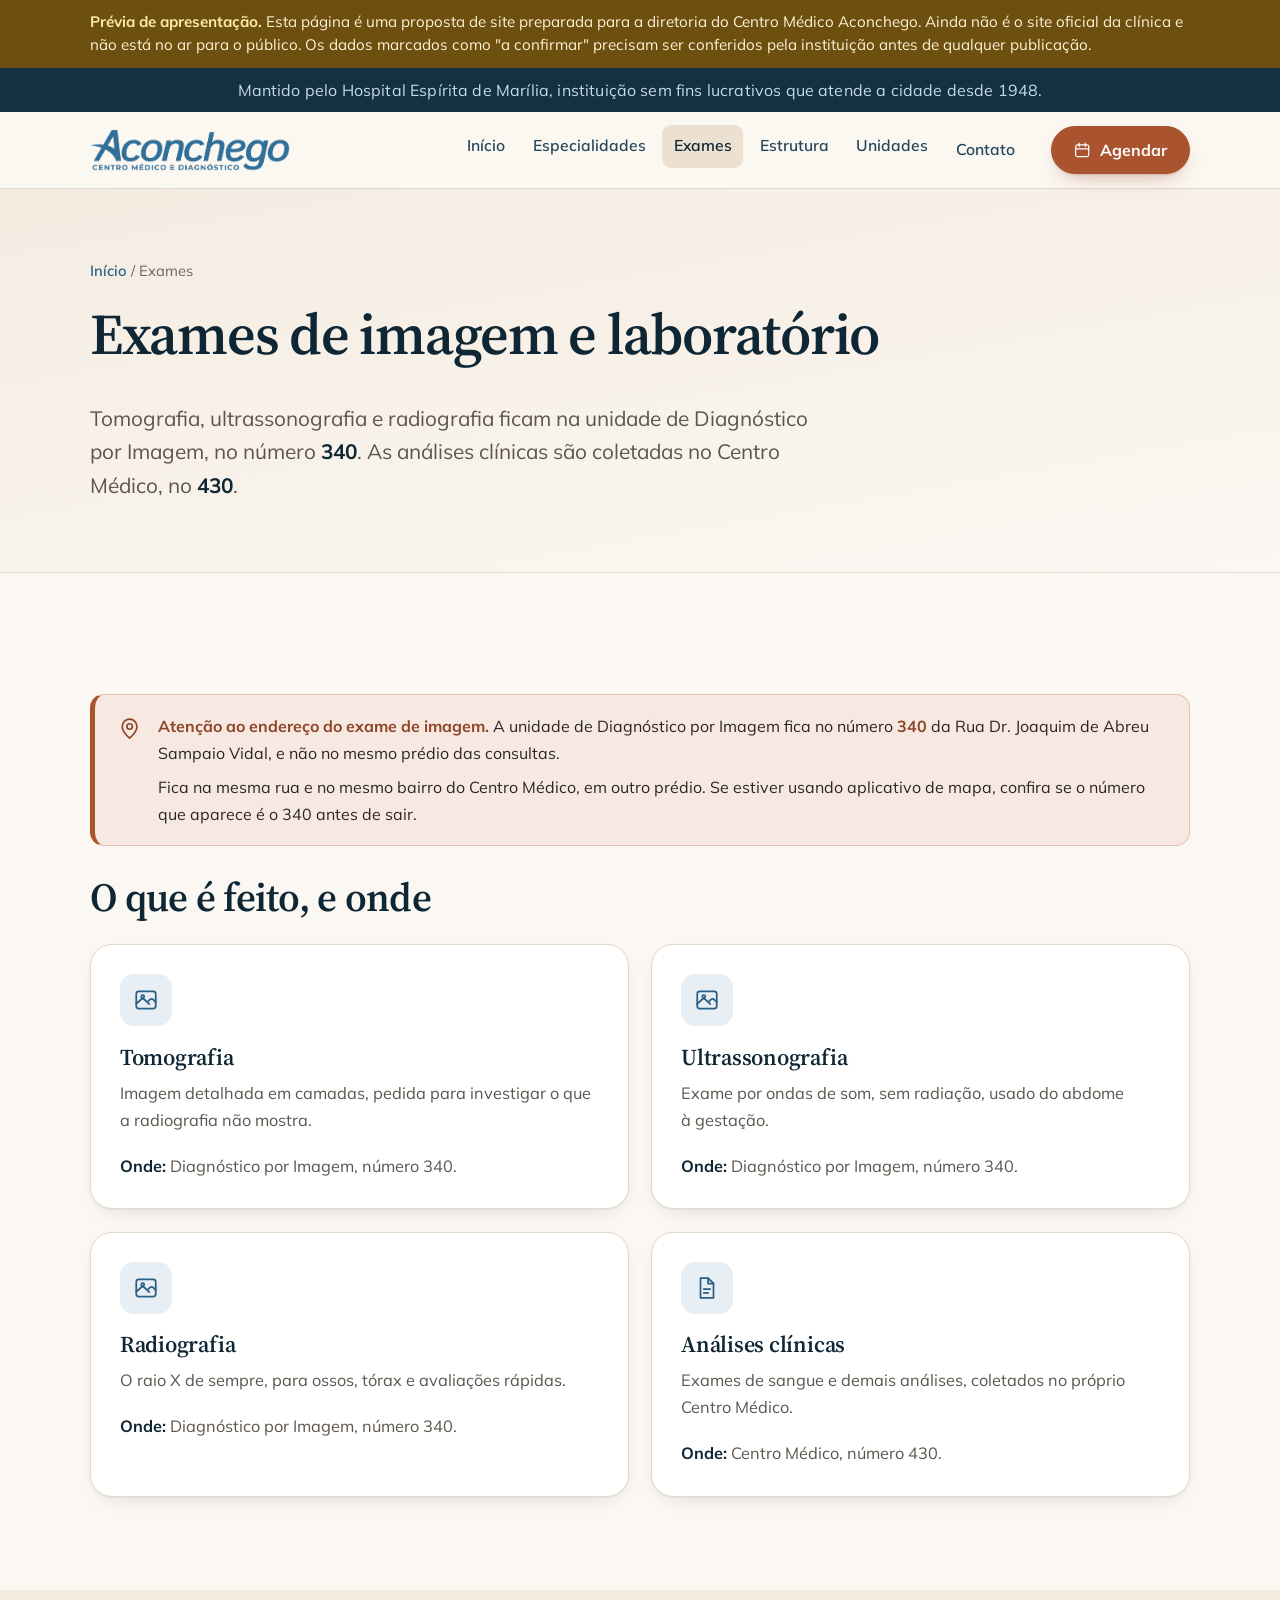
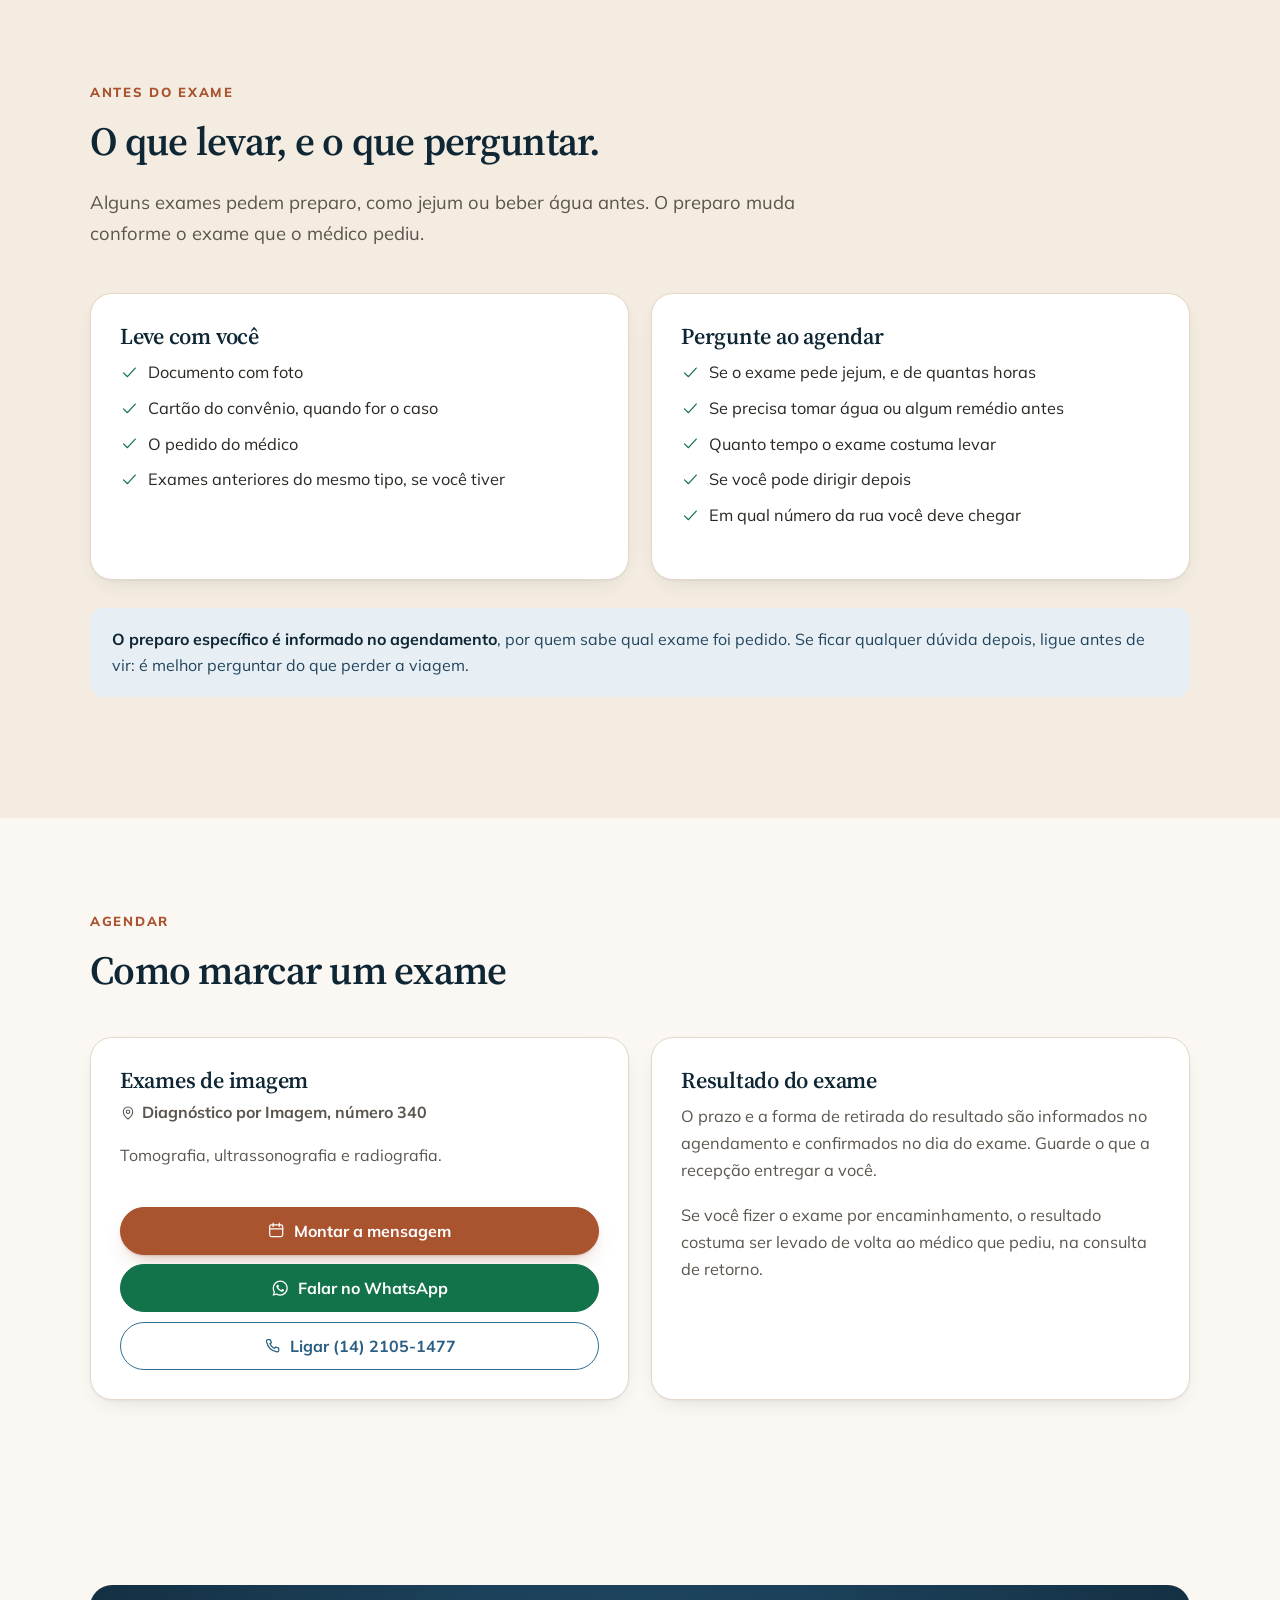
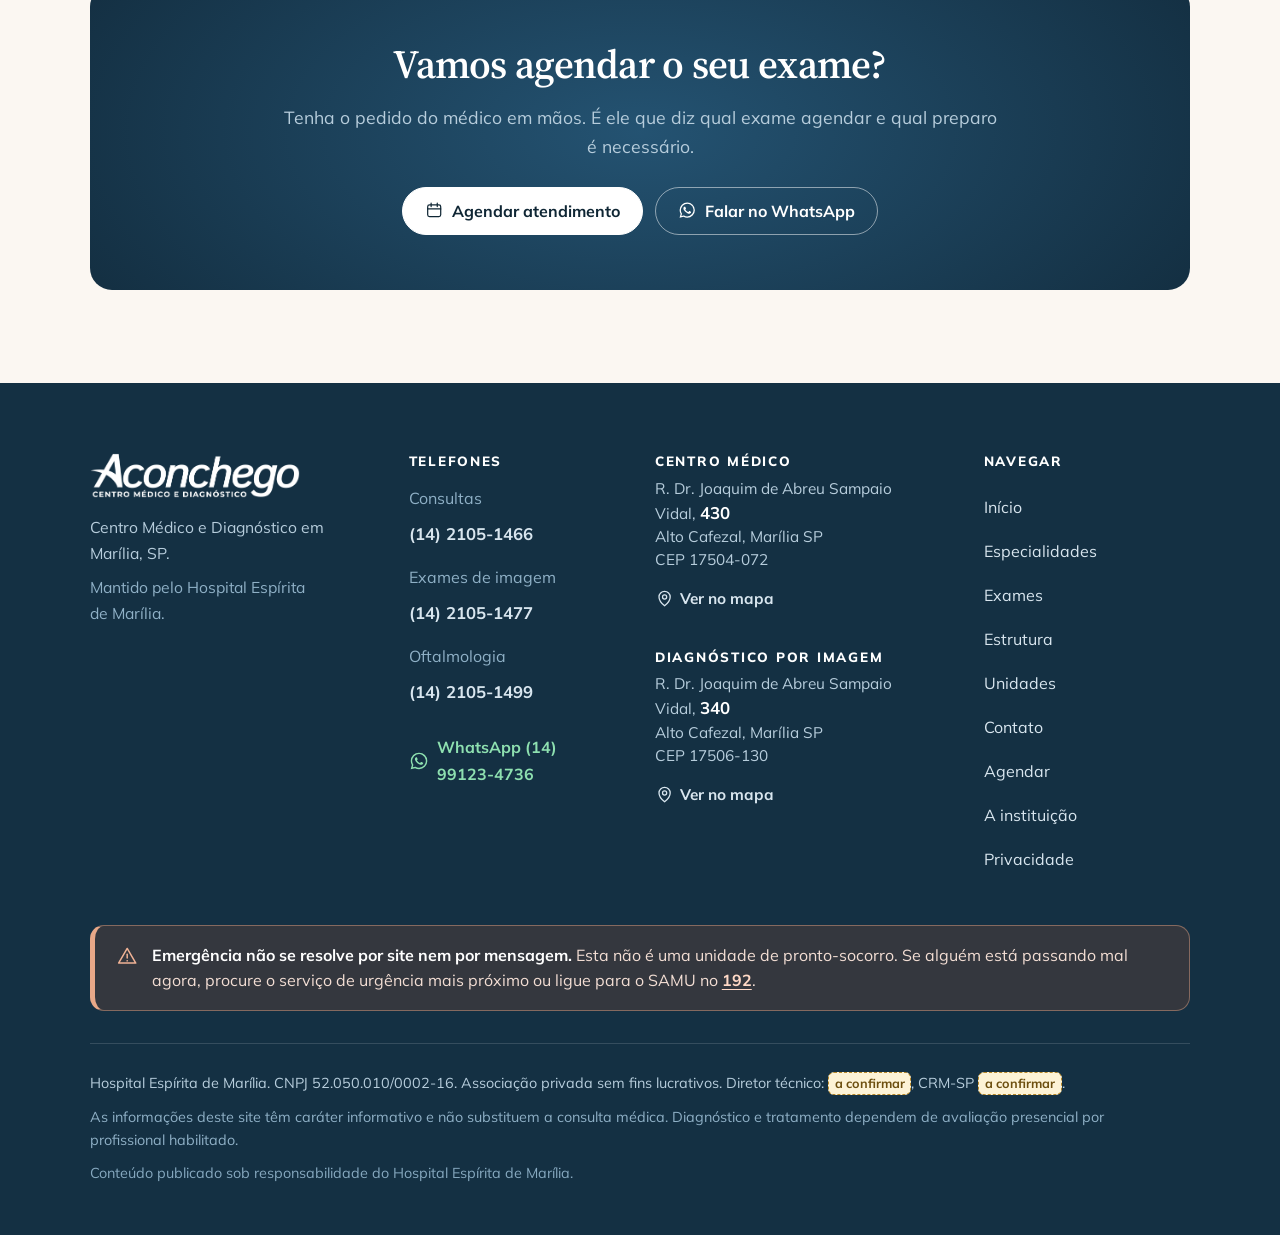
<file: exames.html>
<!doctype html>
<html lang="pt-BR">
<head>
<meta charset="utf-8">
<meta name="viewport" content="width=device-width, initial-scale=1">
<meta http-equiv="Content-Security-Policy" content="default-src 'none'; base-uri 'none'; form-action 'none'; img-src 'self'; style-src 'self'; script-src 'self'; font-src 'self'; connect-src 'none'; manifest-src 'self'; upgrade-insecure-requests">
<meta name="referrer" content="no-referrer">
<meta name="color-scheme" content="light">
<title>Exames | Centro Médico Aconchego</title>
<meta name="description" content="Tomografia, ultrassonografia e radiografia no Centro Médico Aconchego, em Marília. A unidade de Diagnóstico por Imagem fica no número 340 da Rua Dr. Joaquim de Abreu Sampaio Vidal. Saiba o que levar e como agendar.">
<meta name="robots" content="noindex, nofollow">
<link rel="canonical" href="https://filipejefte.github.io/centro-medico-aconchego/exames.html">
<meta property="og:type" content="website">
<meta property="og:locale" content="pt_BR">
<meta property="og:site_name" content="Centro Médico Aconchego">
<meta property="og:title" content="Exames | Centro Médico Aconchego">
<meta property="og:description" content="Tomografia, ultrassonografia e radiografia no Centro Médico Aconchego, em Marília. A unidade de Diagnóstico por Imagem fica no número 340 da Rua Dr. Joaquim de Abreu Sampaio Vidal. Saiba o que levar e como agendar.">
<meta property="og:url" content="https://filipejefte.github.io/centro-medico-aconchego/exames.html">
<meta property="og:image" content="https://filipejefte.github.io/centro-medico-aconchego/assets/img/og.png">
<meta property="og:image:width" content="1200">
<meta property="og:image:height" content="630">
<meta property="og:image:alt" content="Centro Médico Aconchego, Centro Médico e Diagnóstico em Marília">
<meta name="twitter:card" content="summary_large_image">
<meta name="theme-color" content="#316F98">
<link rel="icon" type="image/png" sizes="32x32" href="assets/img/icone-32.png">
<link rel="icon" type="image/png" sizes="192x192" href="assets/img/icone-192.png">
<link rel="apple-touch-icon" href="assets/img/icone-180.png">
<link rel="manifest" href="site.webmanifest">
<link rel="preload" as="font" type="font/woff2" href="assets/fonts/mulish.woff2" crossorigin>
<link rel="preload" as="font" type="font/woff2" href="assets/fonts/source-serif.woff2" crossorigin>
<link rel="stylesheet" href="assets/css/site.css">
<script type="application/ld+json">{"@context":"https://schema.org","@type":"MedicalClinic","name":"Centro Médico Aconchego, Diagnóstico por Imagem","url":"https://filipejefte.github.io/centro-medico-aconchego/exames.html","telephone":"+551421051477","parentOrganization":{"@type":"Organization","name":"Hospital Espírita de Marília"},"address":{"@type":"PostalAddress","streetAddress":"R. Dr. Joaquim de Abreu Sampaio Vidal, 340","addressLocality":"Marília","addressRegion":"SP","postalCode":"17506-130","addressCountry":"BR"},"availableService":[{"@type":"MedicalTest","name":"Tomografia"},{"@type":"MedicalTest","name":"Ultrassonografia"},{"@type":"MedicalTest","name":"Radiografia"}]}</script>
</head>
<body>

<a class="pular" href="#conteudo">Ir direto ao conteúdo</a>

<div class="previa">
  <p><strong>Prévia de apresentação.</strong> Esta página é uma proposta de site preparada para a diretoria do Centro Médico Aconchego. Ainda não é o site oficial da clínica e não está no ar para o público. Os dados marcados como "a confirmar" precisam ser conferidos pela instituição antes de qualquer publicação.</p>
</div>
<div class="tarja">
  <p>Mantido pelo Hospital Espírita de Marília, instituição sem fins lucrativos que atende a cidade desde 1948.</p>
</div>
<header class="topo">
  <div class="env topo-linha">
    <a class="topo-marca" href="index.html" aria-label="Centro Médico Aconchego, ir para a página inicial"><img class="logo" src="assets/img/logo-aconchego-azul.png" width="982" height="208" alt="" decoding="async"></a>
    <button class="topo-botao" type="button" id="abrir-menu" aria-expanded="false" aria-controls="navegacao">
      <svg class="ico" viewBox="0 0 24 24" fill="none" stroke="currentColor" stroke-width="1.6" stroke-linecap="round" stroke-linejoin="round" aria-hidden="true"><path d="M4 7h16M4 12h16M4 17h16"/></svg><span>Menu</span>
    </button>
    <nav class="topo-nav" id="navegacao" aria-label="Navegação principal">
      <ul><li><a href="index.html">Início</a></li><li><a href="especialidades.html">Especialidades</a></li><li><a href="exames.html" aria-current="page">Exames</a></li><li><a href="estrutura.html">Estrutura</a></li><li><a href="unidades.html">Unidades</a></li><li><a href="contato.html">Contato</a></li></ul>
    </nav>
    <div class="topo-acao">
      <a class="btn btn-principal" href="agendamento.html"><svg class="ico" viewBox="0 0 24 24" fill="none" stroke="currentColor" stroke-width="1.6" stroke-linecap="round" stroke-linejoin="round" aria-hidden="true"><rect x="3.5" y="5" width="17" height="15.5" rx="2.4"/><path d="M8 2.8v4.4M16 2.8v4.4M3.5 10.4h17"/></svg><span>Agendar</span></a>
    </div>
  </div>
</header>
<main id="conteudo" tabindex="-1">


<section class="pagina-cabeca">
  <div class="env">
    <p class="migalhas"><a href="index.html">Início</a> <span aria-hidden="true">/</span> Exames</p>
    <h1>Exames de imagem e laboratório</h1>
    <p class="entrada">Tomografia, ultrassonografia e radiografia ficam na unidade de Diagnóstico por Imagem, no número <b>340</b>. As análises clínicas são coletadas no Centro Médico, no <b>430</b>.</p>
  </div>
</section>

<section class="secao">
  <div class="env">
    <div class="aviso">
      <svg class="ico" viewBox="0 0 24 24" fill="none" stroke="currentColor" stroke-width="1.6" stroke-linecap="round" stroke-linejoin="round" aria-hidden="true"><path d="M12 21s7-5.4 7-11a7 7 0 1 0-14 0c0 5.6 7 11 7 11Z"/><circle cx="12" cy="10" r="2.6"/></svg>
      <div>
        <p><b>Atenção ao endereço do exame de imagem.</b> A unidade de Diagnóstico por Imagem fica no número <b>340</b> da Rua Dr. Joaquim de Abreu Sampaio Vidal, e não no mesmo prédio das consultas.</p>
        <p>Fica na mesma rua e no mesmo bairro do Centro Médico, em outro prédio. Se estiver usando aplicativo de mapa, confira se o número que aparece é o 340 antes de sair.</p>
      </div>
    </div>

    <h2>O que é feito, e onde</h2>
    <div class="grade grade-dupla">
      
      <div class="cartao">
        <div class="cartao-ico"><svg class="ico" viewBox="0 0 24 24" fill="none" stroke="currentColor" stroke-width="1.6" stroke-linecap="round" stroke-linejoin="round" aria-hidden="true"><rect x="3" y="4" width="18" height="16" rx="2.4"/><path d="M3 15.5l4.6-4.2a2 2 0 0 1 2.7 0L15 15.7"/><path d="M14.2 12.9l1.6-1.4a2 2 0 0 1 2.7 0L21 14"/><circle cx="9" cy="8.8" r="1.4"/></svg></div>
        <h3>Tomografia</h3>
        <p>Imagem detalhada em camadas, pedida para investigar o que a radiografia não mostra.</p>
        <p><b>Onde:</b> Diagnóstico por Imagem, número 340.</p>
      </div>
      <div class="cartao">
        <div class="cartao-ico"><svg class="ico" viewBox="0 0 24 24" fill="none" stroke="currentColor" stroke-width="1.6" stroke-linecap="round" stroke-linejoin="round" aria-hidden="true"><rect x="3" y="4" width="18" height="16" rx="2.4"/><path d="M3 15.5l4.6-4.2a2 2 0 0 1 2.7 0L15 15.7"/><path d="M14.2 12.9l1.6-1.4a2 2 0 0 1 2.7 0L21 14"/><circle cx="9" cy="8.8" r="1.4"/></svg></div>
        <h3>Ultrassonografia</h3>
        <p>Exame por ondas de som, sem radiação, usado do abdome à gestação.</p>
        <p><b>Onde:</b> Diagnóstico por Imagem, número 340.</p>
      </div>
      <div class="cartao">
        <div class="cartao-ico"><svg class="ico" viewBox="0 0 24 24" fill="none" stroke="currentColor" stroke-width="1.6" stroke-linecap="round" stroke-linejoin="round" aria-hidden="true"><rect x="3" y="4" width="18" height="16" rx="2.4"/><path d="M3 15.5l4.6-4.2a2 2 0 0 1 2.7 0L15 15.7"/><path d="M14.2 12.9l1.6-1.4a2 2 0 0 1 2.7 0L21 14"/><circle cx="9" cy="8.8" r="1.4"/></svg></div>
        <h3>Radiografia</h3>
        <p>O raio X de sempre, para ossos, tórax e avaliações rápidas.</p>
        <p><b>Onde:</b> Diagnóstico por Imagem, número 340.</p>
      </div>
      <div class="cartao">
        <div class="cartao-ico"><svg class="ico" viewBox="0 0 24 24" fill="none" stroke="currentColor" stroke-width="1.6" stroke-linecap="round" stroke-linejoin="round" aria-hidden="true"><path d="M6 2.8h7l5 5v13.4H6Z"/><path d="M13 2.8v5.2h5"/><path d="M9 13h6M9 16.5h4"/></svg></div>
        <h3>Análises clínicas</h3>
        <p>Exames de sangue e demais análises, coletados no próprio Centro Médico.</p>
        <p><b>Onde:</b> Centro Médico, número 430.</p>
      </div>
    </div>
  </div>
</section>

<section class="secao secao-veu">
  <div class="env">
    <div class="cabeca-secao">
      <span class="sobrenome">Antes do exame</span>
      <h2>O que levar, e o que perguntar.</h2>
      <p>Alguns exames pedem preparo, como jejum ou beber água antes. O preparo muda conforme o exame que o médico pediu.</p>
    </div>
    <div class="grade grade-2">
      <div class="cartao">
        <h3>Leve com você</h3>
        <ul class="lista-check">
          <li><svg class="ico" viewBox="0 0 24 24" fill="none" stroke="currentColor" stroke-width="1.6" stroke-linecap="round" stroke-linejoin="round" aria-hidden="true"><path d="M4.5 12.6 9.5 17.5 19.5 6.5"/></svg><span>Documento com foto</span></li><li><svg class="ico" viewBox="0 0 24 24" fill="none" stroke="currentColor" stroke-width="1.6" stroke-linecap="round" stroke-linejoin="round" aria-hidden="true"><path d="M4.5 12.6 9.5 17.5 19.5 6.5"/></svg><span>Cartão do convênio, quando for o caso</span></li><li><svg class="ico" viewBox="0 0 24 24" fill="none" stroke="currentColor" stroke-width="1.6" stroke-linecap="round" stroke-linejoin="round" aria-hidden="true"><path d="M4.5 12.6 9.5 17.5 19.5 6.5"/></svg><span>O pedido do médico</span></li><li><svg class="ico" viewBox="0 0 24 24" fill="none" stroke="currentColor" stroke-width="1.6" stroke-linecap="round" stroke-linejoin="round" aria-hidden="true"><path d="M4.5 12.6 9.5 17.5 19.5 6.5"/></svg><span>Exames anteriores do mesmo tipo, se você tiver</span></li>
        </ul>
      </div>
      <div class="cartao">
        <h3>Pergunte ao agendar</h3>
        <ul class="lista-check">
          <li><svg class="ico" viewBox="0 0 24 24" fill="none" stroke="currentColor" stroke-width="1.6" stroke-linecap="round" stroke-linejoin="round" aria-hidden="true"><path d="M4.5 12.6 9.5 17.5 19.5 6.5"/></svg><span>Se o exame pede jejum, e de quantas horas</span></li>
          <li><svg class="ico" viewBox="0 0 24 24" fill="none" stroke="currentColor" stroke-width="1.6" stroke-linecap="round" stroke-linejoin="round" aria-hidden="true"><path d="M4.5 12.6 9.5 17.5 19.5 6.5"/></svg><span>Se precisa tomar água ou algum remédio antes</span></li>
          <li><svg class="ico" viewBox="0 0 24 24" fill="none" stroke="currentColor" stroke-width="1.6" stroke-linecap="round" stroke-linejoin="round" aria-hidden="true"><path d="M4.5 12.6 9.5 17.5 19.5 6.5"/></svg><span>Quanto tempo o exame costuma levar</span></li>
          <li><svg class="ico" viewBox="0 0 24 24" fill="none" stroke="currentColor" stroke-width="1.6" stroke-linecap="round" stroke-linejoin="round" aria-hidden="true"><path d="M4.5 12.6 9.5 17.5 19.5 6.5"/></svg><span>Se você pode dirigir depois</span></li>
          <li><svg class="ico" viewBox="0 0 24 24" fill="none" stroke="currentColor" stroke-width="1.6" stroke-linecap="round" stroke-linejoin="round" aria-hidden="true"><path d="M4.5 12.6 9.5 17.5 19.5 6.5"/></svg><span>Em qual número da rua você deve chegar</span></li>
        </ul>
      </div>
    </div>
    <div class="nota">
      <p><b>O preparo específico é informado no agendamento</b>, por quem sabe qual exame foi pedido. Se ficar qualquer dúvida depois, ligue antes de vir: é melhor perguntar do que perder a viagem.</p>
    </div>
  </div>
</section>

<section class="secao">
  <div class="env">
    <div class="cabeca-secao">
      <span class="sobrenome">Agendar</span>
      <h2>Como marcar um exame</h2>
    </div>
    <div class="grade grade-2">
      <div class="canal">
        <h3>Exames de imagem</h3>
        <p class="canal-onde"><svg class="ico" viewBox="0 0 24 24" fill="none" stroke="currentColor" stroke-width="1.6" stroke-linecap="round" stroke-linejoin="round" aria-hidden="true"><path d="M12 21s7-5.4 7-11a7 7 0 1 0-14 0c0 5.6 7 11 7 11Z"/><circle cx="12" cy="10" r="2.6"/></svg><span>Diagnóstico por Imagem, número 340</span></p>
        <p>Tomografia, ultrassonografia e radiografia.</p>
        <div class="canal-acoes">
          <a class="btn btn-principal" href="agendamento.html#exame-imagem"><svg class="ico" viewBox="0 0 24 24" fill="none" stroke="currentColor" stroke-width="1.6" stroke-linecap="round" stroke-linejoin="round" aria-hidden="true"><rect x="3.5" y="5" width="17" height="15.5" rx="2.4"/><path d="M8 2.8v4.4M16 2.8v4.4M3.5 10.4h17"/></svg><span>Montar a mensagem</span></a>
          <a class="btn btn-zap" href="https://wa.me/5514991234736?text=Ol%C3%A1!%20Gostaria%20de%20agendar%20um%20exame%20de%20imagem%20no%20Centro%20M%C3%A9dico%20Aconchego." target="_blank" rel="noopener noreferrer"><svg class="ico" viewBox="0 0 24 24" fill="currentColor" aria-hidden="true"><path d="M12.04 2A9.9 9.9 0 0 0 2.1 11.9a9.8 9.8 0 0 0 1.35 4.96L2 22l5.28-1.38a9.9 9.9 0 0 0 4.76 1.21h.01a9.9 9.9 0 0 0 9.93-9.9A9.9 9.9 0 0 0 12.04 2Zm0 18.09h-.01a8.2 8.2 0 0 1-4.18-1.15l-.3-.18-3.13.82.84-3.05-.2-.31a8.2 8.2 0 1 1 6.98 3.87Zm4.5-6.14c-.24-.12-1.46-.72-1.69-.8-.22-.09-.39-.13-.55.12s-.63.8-.77.96c-.14.17-.28.19-.53.06a6.7 6.7 0 0 1-3.35-2.93c-.25-.43.25-.4.72-1.33.08-.17.04-.31-.02-.43s-.55-1.34-.76-1.83c-.2-.48-.4-.41-.55-.42h-.47a.9.9 0 0 0-.65.3 2.75 2.75 0 0 0-.86 2.05c0 1.2.88 2.37 1 2.53.12.17 1.72 2.63 4.18 3.69 1.55.67 2.16.73 2.94.61.47-.07 1.46-.6 1.66-1.17.21-.58.21-1.07.15-1.18-.06-.1-.22-.17-.47-.29Z"/></svg><span>Falar no WhatsApp</span></a>
          <a class="btn btn-secundario" href="tel:+551421051477"><svg class="ico" viewBox="0 0 24 24" fill="none" stroke="currentColor" stroke-width="1.6" stroke-linecap="round" stroke-linejoin="round" aria-hidden="true"><path d="M6.5 3.5h3l1.5 4-2 1.4a12.5 12.5 0 0 0 6.1 6.1l1.4-2 4 1.5v3a2 2 0 0 1-2.2 2A17.5 17.5 0 0 1 4.5 5.7a2 2 0 0 1 2-2.2Z"/></svg><span>Ligar (14) 2105-1477</span></a>
        </div>
      </div>
      <div class="cartao">
        <h3>Resultado do exame</h3>
        <p>O prazo e a forma de retirada do resultado são informados no agendamento e confirmados no dia do exame. Guarde o que a recepção entregar a você.</p>
        <p>Se você fizer o exame por encaminhamento, o resultado costuma ser levado de volta ao médico que pediu, na consulta de retorno.</p>
      </div>
    </div>
  </div>
</section>


<section class="secao">
  <div class="env">
    <div class="chamada">
      <h2>Vamos agendar o seu exame?</h2>
      <p>Tenha o pedido do médico em mãos. É ele que diz qual exame agendar e qual preparo é necessário.</p>
      <div class="grupo-botoes">
        <a class="btn btn-claro" href="agendamento.html"><svg class="ico" viewBox="0 0 24 24" fill="none" stroke="currentColor" stroke-width="1.6" stroke-linecap="round" stroke-linejoin="round" aria-hidden="true"><rect x="3.5" y="5" width="17" height="15.5" rx="2.4"/><path d="M8 2.8v4.4M16 2.8v4.4M3.5 10.4h17"/></svg><span>Agendar atendimento</span></a>
        <a class="btn btn-fantasma" href="https://wa.me/5514991234736?text=Ol%C3%A1!%20Gostaria%20de%20marcar%20uma%20consulta%20no%20Centro%20M%C3%A9dico%20Aconchego." target="_blank" rel="noopener noreferrer"><svg class="ico" viewBox="0 0 24 24" fill="currentColor" aria-hidden="true"><path d="M12.04 2A9.9 9.9 0 0 0 2.1 11.9a9.8 9.8 0 0 0 1.35 4.96L2 22l5.28-1.38a9.9 9.9 0 0 0 4.76 1.21h.01a9.9 9.9 0 0 0 9.93-9.9A9.9 9.9 0 0 0 12.04 2Zm0 18.09h-.01a8.2 8.2 0 0 1-4.18-1.15l-.3-.18-3.13.82.84-3.05-.2-.31a8.2 8.2 0 1 1 6.98 3.87Zm4.5-6.14c-.24-.12-1.46-.72-1.69-.8-.22-.09-.39-.13-.55.12s-.63.8-.77.96c-.14.17-.28.19-.53.06a6.7 6.7 0 0 1-3.35-2.93c-.25-.43.25-.4.72-1.33.08-.17.04-.31-.02-.43s-.55-1.34-.76-1.83c-.2-.48-.4-.41-.55-.42h-.47a.9.9 0 0 0-.65.3 2.75 2.75 0 0 0-.86 2.05c0 1.2.88 2.37 1 2.53.12.17 1.72 2.63 4.18 3.69 1.55.67 2.16.73 2.94.61.47-.07 1.46-.6 1.66-1.17.21-.58.21-1.07.15-1.18-.06-.1-.22-.17-.47-.29Z"/></svg><span>Falar no WhatsApp</span></a>
      </div>
    </div>
  </div>
</section>

</main>

<footer class="rodape">
  <div class="env">
    <div class="rp-grade">
      <div class="rp-marca">
        <img class="logo logo-rodape" src="assets/img/logo-aconchego-branco.png" width="982" height="208" alt="Centro Médico Aconchego" decoding="async">
        <p>Centro Médico e Diagnóstico em Marília, SP.</p>
        <p class="rp-mant">Mantido pelo Hospital Espírita de Marília.</p>
      </div>
      <div class="rp-col">
        <h3>Telefones</h3>
        <ul class="rp-lista">
    <li>
      <span class="rp-canal">Consultas</span>
      <a href="tel:+551421051466">(14) 2105-1466</a>
    </li>
    <li>
      <span class="rp-canal">Exames de imagem</span>
      <a href="tel:+551421051477">(14) 2105-1477</a>
    </li>
    <li>
      <span class="rp-canal">Oftalmologia</span>
      <a href="tel:+551421051499">(14) 2105-1499</a>
    </li></ul>
        <p class="rp-zap">
          <a href="https://wa.me/5514991234736?text=Ol%C3%A1!%20Gostaria%20de%20marcar%20uma%20consulta%20no%20Centro%20M%C3%A9dico%20Aconchego." target="_blank" rel="noopener noreferrer"><svg class="ico" viewBox="0 0 24 24" fill="currentColor" aria-hidden="true"><path d="M12.04 2A9.9 9.9 0 0 0 2.1 11.9a9.8 9.8 0 0 0 1.35 4.96L2 22l5.28-1.38a9.9 9.9 0 0 0 4.76 1.21h.01a9.9 9.9 0 0 0 9.93-9.9A9.9 9.9 0 0 0 12.04 2Zm0 18.09h-.01a8.2 8.2 0 0 1-4.18-1.15l-.3-.18-3.13.82.84-3.05-.2-.31a8.2 8.2 0 1 1 6.98 3.87Zm4.5-6.14c-.24-.12-1.46-.72-1.69-.8-.22-.09-.39-.13-.55.12s-.63.8-.77.96c-.14.17-.28.19-.53.06a6.7 6.7 0 0 1-3.35-2.93c-.25-.43.25-.4.72-1.33.08-.17.04-.31-.02-.43s-.55-1.34-.76-1.83c-.2-.48-.4-.41-.55-.42h-.47a.9.9 0 0 0-.65.3 2.75 2.75 0 0 0-.86 2.05c0 1.2.88 2.37 1 2.53.12.17 1.72 2.63 4.18 3.69 1.55.67 2.16.73 2.94.61.47-.07 1.46-.6 1.66-1.17.21-.58.21-1.07.15-1.18-.06-.1-.22-.17-.47-.29Z"/></svg><span>WhatsApp (14) 99123-4736</span></a>
        </p>
      </div>
      <div class="rp-col rp-unidades">
    <div class="rp-unidade">
      <h3>Centro Médico</h3>
      <p class="rp-end">R. Dr. Joaquim de Abreu Sampaio Vidal, <b>430</b><br>Alto Cafezal, Marília SP<br>CEP 17504-072</p>
      <a class="rp-mapa" href="https://www.google.com/maps/search/?api=1&amp;query=R.%20Dr.%20Joaquim%20de%20Abreu%20Sampaio%20Vidal%2C%20430%2C%20Alto%20Cafezal%2C%20Mar%C3%ADlia%20SP%2C%2017504-072" target="_blank" rel="noopener noreferrer"><svg class="ico" viewBox="0 0 24 24" fill="none" stroke="currentColor" stroke-width="1.6" stroke-linecap="round" stroke-linejoin="round" aria-hidden="true"><path d="M12 21s7-5.4 7-11a7 7 0 1 0-14 0c0 5.6 7 11 7 11Z"/><circle cx="12" cy="10" r="2.6"/></svg><span>Ver no mapa</span></a>
    </div>
    <div class="rp-unidade">
      <h3>Diagnóstico por Imagem</h3>
      <p class="rp-end">R. Dr. Joaquim de Abreu Sampaio Vidal, <b>340</b><br>Alto Cafezal, Marília SP<br>CEP 17506-130</p>
      <a class="rp-mapa" href="https://www.google.com/maps/search/?api=1&amp;query=R.%20Dr.%20Joaquim%20de%20Abreu%20Sampaio%20Vidal%2C%20340%2C%20Alto%20Cafezal%2C%20Mar%C3%ADlia%20SP%2C%2017506-130" target="_blank" rel="noopener noreferrer"><svg class="ico" viewBox="0 0 24 24" fill="none" stroke="currentColor" stroke-width="1.6" stroke-linecap="round" stroke-linejoin="round" aria-hidden="true"><path d="M12 21s7-5.4 7-11a7 7 0 1 0-14 0c0 5.6 7 11 7 11Z"/><circle cx="12" cy="10" r="2.6"/></svg><span>Ver no mapa</span></a>
    </div></div>
      <div class="rp-col">
        <h3>Navegar</h3>
        <ul class="rp-lista rp-links">
          <li><a href="index.html">Início</a></li><li><a href="especialidades.html">Especialidades</a></li><li><a href="exames.html">Exames</a></li><li><a href="estrutura.html">Estrutura</a></li><li><a href="unidades.html">Unidades</a></li><li><a href="contato.html">Contato</a></li>
          <li><a href="agendamento.html">Agendar</a></li>
          <li><a href="instituicao.html">A instituição</a></li>
          <li><a href="privacidade.html">Privacidade</a></li>
        </ul>
      </div>
    </div>

    <p class="rp-emergencia">
      <svg class="ico" viewBox="0 0 24 24" fill="none" stroke="currentColor" stroke-width="1.6" stroke-linecap="round" stroke-linejoin="round" aria-hidden="true"><path d="M12 3.7 21.2 19.4H2.8Z"/><path d="M12 10v4"/><circle cx="12" cy="16.9" r=".9" fill="currentColor" stroke="none"/></svg>
      <span><b>Emergência não se resolve por site nem por mensagem.</b> Esta não é uma unidade de pronto-socorro. Se alguém está passando mal agora, procure o serviço de urgência mais próximo ou ligue para o SAMU no <a href="tel:192">192</a>.</span>
    </p>

    <div class="rp-legal">
      <p class="rp-ident">
        Hospital Espírita de Marília. CNPJ 52.050.010/0002-16. Associação privada sem fins lucrativos.
        Diretor técnico: <span class="pendente" title="Diretor técnico: a confirmar com a clínica">a confirmar</span>, CRM-SP <span class="pendente" title="CRM-SP do diretor técnico: a confirmar com a clínica">a confirmar</span>.
      </p>
      <p class="rp-aviso">
        As informações deste site têm caráter informativo e não substituem a consulta médica.
        Diagnóstico e tratamento dependem de avaliação presencial por profissional habilitado.
      </p>
      <p class="rp-fim">Conteúdo publicado sob responsabilidade do Hospital Espírita de Marília.</p>
    </div>
  </div>
</footer>
<script src="assets/js/site.js" defer></script>
</body>
</html>
</file>
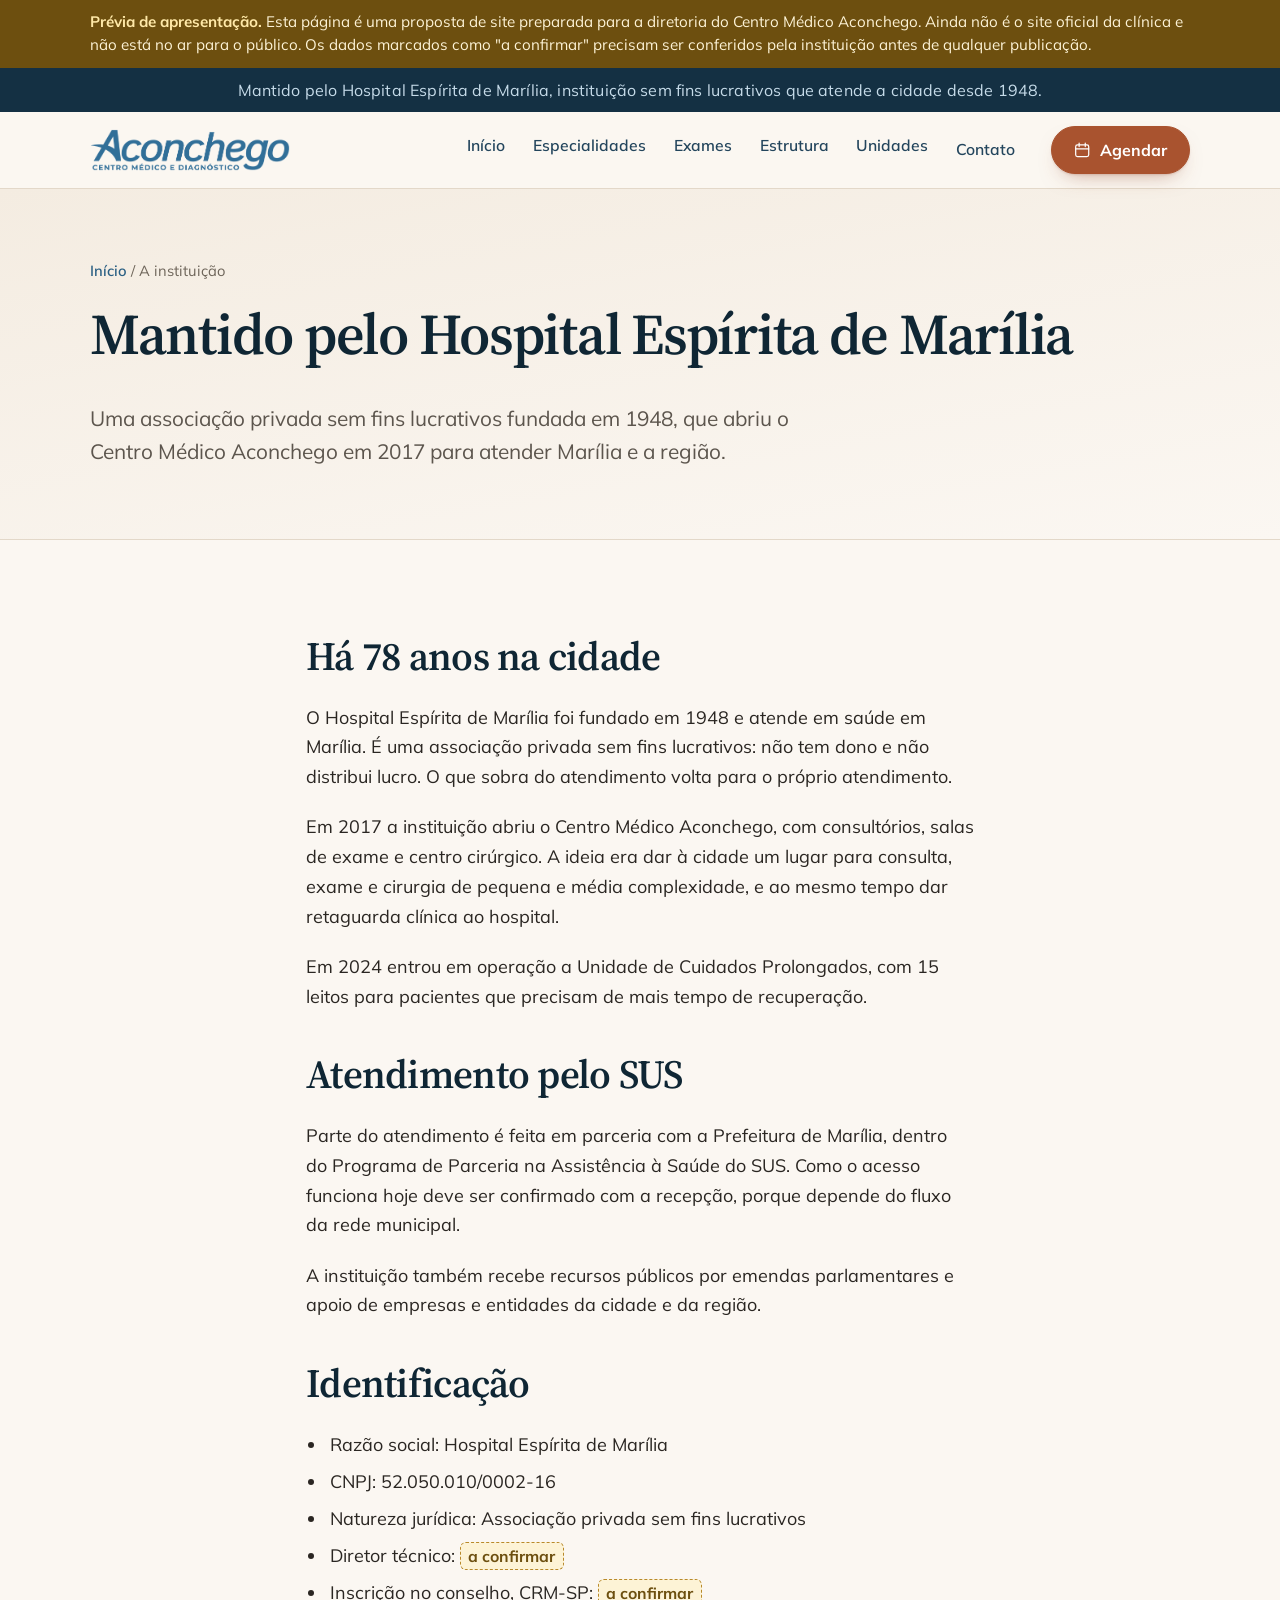
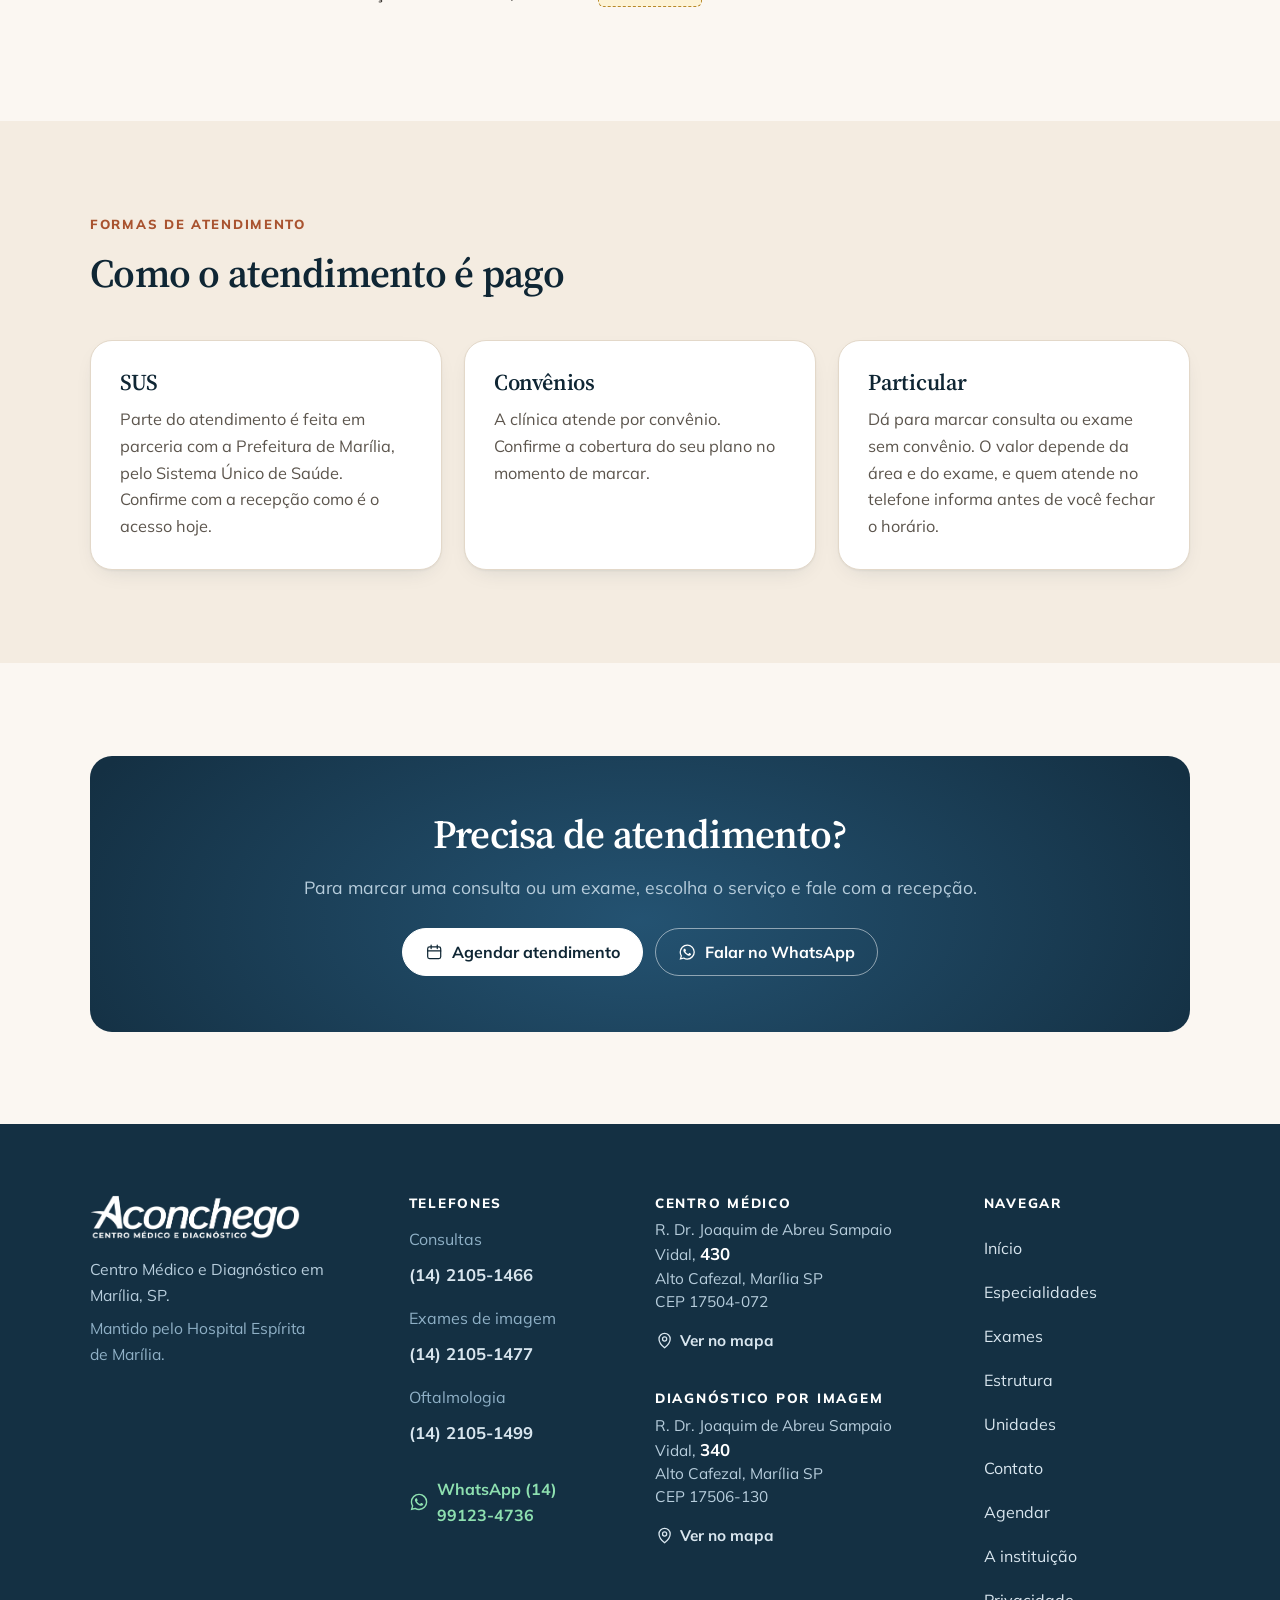
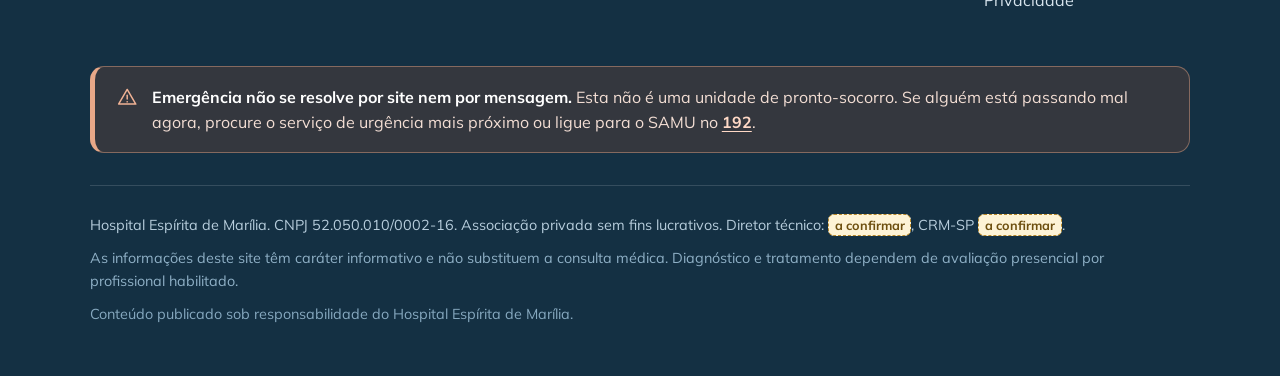
<file: instituicao.html>
<!doctype html>
<html lang="pt-BR">
<head>
<meta charset="utf-8">
<meta name="viewport" content="width=device-width, initial-scale=1">
<meta http-equiv="Content-Security-Policy" content="default-src 'none'; base-uri 'none'; form-action 'none'; img-src 'self'; style-src 'self'; script-src 'self'; font-src 'self'; connect-src 'none'; manifest-src 'self'; upgrade-insecure-requests">
<meta name="referrer" content="no-referrer">
<meta name="color-scheme" content="light">
<title>A instituição | Centro Médico Aconchego</title>
<meta name="description" content="O Centro Médico Aconchego é mantido pelo Hospital Espírita de Marília, associação sem fins lucrativos fundada em 1948. Atendimento em parceria com o SUS, por convênio e particular em Marília.">
<meta name="robots" content="noindex, nofollow">
<link rel="canonical" href="https://filipejefte.github.io/centro-medico-aconchego/instituicao.html">
<meta property="og:type" content="website">
<meta property="og:locale" content="pt_BR">
<meta property="og:site_name" content="Centro Médico Aconchego">
<meta property="og:title" content="A instituição | Centro Médico Aconchego">
<meta property="og:description" content="O Centro Médico Aconchego é mantido pelo Hospital Espírita de Marília, associação sem fins lucrativos fundada em 1948. Atendimento em parceria com o SUS, por convênio e particular em Marília.">
<meta property="og:url" content="https://filipejefte.github.io/centro-medico-aconchego/instituicao.html">
<meta property="og:image" content="https://filipejefte.github.io/centro-medico-aconchego/assets/img/og.png">
<meta property="og:image:width" content="1200">
<meta property="og:image:height" content="630">
<meta property="og:image:alt" content="Centro Médico Aconchego, Centro Médico e Diagnóstico em Marília">
<meta name="twitter:card" content="summary_large_image">
<meta name="theme-color" content="#316F98">
<link rel="icon" type="image/png" sizes="32x32" href="assets/img/icone-32.png">
<link rel="icon" type="image/png" sizes="192x192" href="assets/img/icone-192.png">
<link rel="apple-touch-icon" href="assets/img/icone-180.png">
<link rel="manifest" href="site.webmanifest">
<link rel="preload" as="font" type="font/woff2" href="assets/fonts/mulish.woff2" crossorigin>
<link rel="preload" as="font" type="font/woff2" href="assets/fonts/source-serif.woff2" crossorigin>
<link rel="stylesheet" href="assets/css/site.css">
<script type="application/ld+json">{"@context":"https://schema.org","@type":"Organization","name":"Hospital Espírita de Marília","foundingDate":"1948","url":"https://filipejefte.github.io/centro-medico-aconchego/instituicao.html","subOrganization":{"@type":"MedicalClinic","name":"Centro Médico Aconchego"}}</script>
</head>
<body>

<a class="pular" href="#conteudo">Ir direto ao conteúdo</a>

<div class="previa">
  <p><strong>Prévia de apresentação.</strong> Esta página é uma proposta de site preparada para a diretoria do Centro Médico Aconchego. Ainda não é o site oficial da clínica e não está no ar para o público. Os dados marcados como "a confirmar" precisam ser conferidos pela instituição antes de qualquer publicação.</p>
</div>
<div class="tarja">
  <p>Mantido pelo Hospital Espírita de Marília, instituição sem fins lucrativos que atende a cidade desde 1948.</p>
</div>
<header class="topo">
  <div class="env topo-linha">
    <a class="topo-marca" href="index.html" aria-label="Centro Médico Aconchego, ir para a página inicial"><img class="logo" src="assets/img/logo-aconchego-azul.png" width="982" height="208" alt="" decoding="async"></a>
    <button class="topo-botao" type="button" id="abrir-menu" aria-expanded="false" aria-controls="navegacao">
      <svg class="ico" viewBox="0 0 24 24" fill="none" stroke="currentColor" stroke-width="1.6" stroke-linecap="round" stroke-linejoin="round" aria-hidden="true"><path d="M4 7h16M4 12h16M4 17h16"/></svg><span>Menu</span>
    </button>
    <nav class="topo-nav" id="navegacao" aria-label="Navegação principal">
      <ul><li><a href="index.html">Início</a></li><li><a href="especialidades.html">Especialidades</a></li><li><a href="exames.html">Exames</a></li><li><a href="estrutura.html">Estrutura</a></li><li><a href="unidades.html">Unidades</a></li><li><a href="contato.html">Contato</a></li></ul>
    </nav>
    <div class="topo-acao">
      <a class="btn btn-principal" href="agendamento.html"><svg class="ico" viewBox="0 0 24 24" fill="none" stroke="currentColor" stroke-width="1.6" stroke-linecap="round" stroke-linejoin="round" aria-hidden="true"><rect x="3.5" y="5" width="17" height="15.5" rx="2.4"/><path d="M8 2.8v4.4M16 2.8v4.4M3.5 10.4h17"/></svg><span>Agendar</span></a>
    </div>
  </div>
</header>
<main id="conteudo" tabindex="-1">


<section class="pagina-cabeca">
  <div class="env">
    <p class="migalhas"><a href="index.html">Início</a> <span aria-hidden="true">/</span> A instituição</p>
    <h1>Mantido pelo Hospital Espírita de Marília</h1>
    <p class="entrada">Uma associação privada sem fins lucrativos fundada em 1948, que abriu o Centro Médico Aconchego em 2017 para atender Marília e a região.</p>
  </div>
</section>

<section class="secao">
  <div class="env env-estreito prosa">
    <h2>Há 78 anos na cidade</h2>
    <p>O Hospital Espírita de Marília foi fundado em 1948 e atende em saúde em Marília. É uma associação privada sem fins lucrativos: não tem dono e não distribui lucro. O que sobra do atendimento volta para o próprio atendimento.</p>
    <p>Em 2017 a instituição abriu o Centro Médico Aconchego, com consultórios, salas de exame e centro cirúrgico. A ideia era dar à cidade um lugar para consulta, exame e cirurgia de pequena e média complexidade, e ao mesmo tempo dar retaguarda clínica ao hospital.</p>
    <p>Em 2024 entrou em operação a Unidade de Cuidados Prolongados, com 15 leitos para pacientes que precisam de mais tempo de recuperação.</p>

    <h2>Atendimento pelo SUS</h2>
    <p>Parte do atendimento é feita em parceria com a Prefeitura de Marília, dentro do Programa de Parceria na Assistência à Saúde do SUS. Como o acesso funciona hoje deve ser confirmado com a recepção, porque depende do fluxo da rede municipal.</p>
    <p>A instituição também recebe recursos públicos por emendas parlamentares e apoio de empresas e entidades da cidade e da região.</p>

    <h2>Identificação</h2>
    <ul>
      <li>Razão social: Hospital Espírita de Marília</li>
      <li>CNPJ: 52.050.010/0002-16</li>
      <li>Natureza jurídica: Associação privada sem fins lucrativos</li>
      <li>Diretor técnico: <span class="pendente" title="Diretor técnico: a confirmar com a clínica">a confirmar</span></li>
      <li>Inscrição no conselho, CRM-SP: <span class="pendente" title="CRM-SP do diretor técnico: a confirmar com a clínica">a confirmar</span></li>
    </ul>
  </div>
</section>

<section class="secao secao-veu">
  <div class="env">
    <div class="cabeca-secao">
      <span class="sobrenome">Formas de atendimento</span>
      <h2>Como o atendimento é pago</h2>
    </div>
    <div class="grade grade-3">
      
      <div class="cartao">
        <h3>SUS</h3>
        <p>Parte do atendimento é feita em parceria com a Prefeitura de Marília, pelo Sistema Único de Saúde. Confirme com a recepção como é o acesso hoje.</p>
      </div>
      <div class="cartao">
        <h3>Convênios</h3>
        <p>A clínica atende por convênio. Confirme a cobertura do seu plano no momento de marcar.</p>
      </div>
      <div class="cartao">
        <h3>Particular</h3>
        <p>Dá para marcar consulta ou exame sem convênio. O valor depende da área e do exame, e quem atende no telefone informa antes de você fechar o horário.</p>
      </div>
    </div>
    
  </div>
</section>


<section class="secao">
  <div class="env">
    <div class="chamada">
      <h2>Precisa de atendimento?</h2>
      <p>Para marcar uma consulta ou um exame, escolha o serviço e fale com a recepção.</p>
      <div class="grupo-botoes">
        <a class="btn btn-claro" href="agendamento.html"><svg class="ico" viewBox="0 0 24 24" fill="none" stroke="currentColor" stroke-width="1.6" stroke-linecap="round" stroke-linejoin="round" aria-hidden="true"><rect x="3.5" y="5" width="17" height="15.5" rx="2.4"/><path d="M8 2.8v4.4M16 2.8v4.4M3.5 10.4h17"/></svg><span>Agendar atendimento</span></a>
        <a class="btn btn-fantasma" href="https://wa.me/5514991234736?text=Ol%C3%A1!%20Gostaria%20de%20marcar%20uma%20consulta%20no%20Centro%20M%C3%A9dico%20Aconchego." target="_blank" rel="noopener noreferrer"><svg class="ico" viewBox="0 0 24 24" fill="currentColor" aria-hidden="true"><path d="M12.04 2A9.9 9.9 0 0 0 2.1 11.9a9.8 9.8 0 0 0 1.35 4.96L2 22l5.28-1.38a9.9 9.9 0 0 0 4.76 1.21h.01a9.9 9.9 0 0 0 9.93-9.9A9.9 9.9 0 0 0 12.04 2Zm0 18.09h-.01a8.2 8.2 0 0 1-4.18-1.15l-.3-.18-3.13.82.84-3.05-.2-.31a8.2 8.2 0 1 1 6.98 3.87Zm4.5-6.14c-.24-.12-1.46-.72-1.69-.8-.22-.09-.39-.13-.55.12s-.63.8-.77.96c-.14.17-.28.19-.53.06a6.7 6.7 0 0 1-3.35-2.93c-.25-.43.25-.4.72-1.33.08-.17.04-.31-.02-.43s-.55-1.34-.76-1.83c-.2-.48-.4-.41-.55-.42h-.47a.9.9 0 0 0-.65.3 2.75 2.75 0 0 0-.86 2.05c0 1.2.88 2.37 1 2.53.12.17 1.72 2.63 4.18 3.69 1.55.67 2.16.73 2.94.61.47-.07 1.46-.6 1.66-1.17.21-.58.21-1.07.15-1.18-.06-.1-.22-.17-.47-.29Z"/></svg><span>Falar no WhatsApp</span></a>
      </div>
    </div>
  </div>
</section>

</main>

<footer class="rodape">
  <div class="env">
    <div class="rp-grade">
      <div class="rp-marca">
        <img class="logo logo-rodape" src="assets/img/logo-aconchego-branco.png" width="982" height="208" alt="Centro Médico Aconchego" decoding="async">
        <p>Centro Médico e Diagnóstico em Marília, SP.</p>
        <p class="rp-mant">Mantido pelo Hospital Espírita de Marília.</p>
      </div>
      <div class="rp-col">
        <h3>Telefones</h3>
        <ul class="rp-lista">
    <li>
      <span class="rp-canal">Consultas</span>
      <a href="tel:+551421051466">(14) 2105-1466</a>
    </li>
    <li>
      <span class="rp-canal">Exames de imagem</span>
      <a href="tel:+551421051477">(14) 2105-1477</a>
    </li>
    <li>
      <span class="rp-canal">Oftalmologia</span>
      <a href="tel:+551421051499">(14) 2105-1499</a>
    </li></ul>
        <p class="rp-zap">
          <a href="https://wa.me/5514991234736?text=Ol%C3%A1!%20Gostaria%20de%20marcar%20uma%20consulta%20no%20Centro%20M%C3%A9dico%20Aconchego." target="_blank" rel="noopener noreferrer"><svg class="ico" viewBox="0 0 24 24" fill="currentColor" aria-hidden="true"><path d="M12.04 2A9.9 9.9 0 0 0 2.1 11.9a9.8 9.8 0 0 0 1.35 4.96L2 22l5.28-1.38a9.9 9.9 0 0 0 4.76 1.21h.01a9.9 9.9 0 0 0 9.93-9.9A9.9 9.9 0 0 0 12.04 2Zm0 18.09h-.01a8.2 8.2 0 0 1-4.18-1.15l-.3-.18-3.13.82.84-3.05-.2-.31a8.2 8.2 0 1 1 6.98 3.87Zm4.5-6.14c-.24-.12-1.46-.72-1.69-.8-.22-.09-.39-.13-.55.12s-.63.8-.77.96c-.14.17-.28.19-.53.06a6.7 6.7 0 0 1-3.35-2.93c-.25-.43.25-.4.72-1.33.08-.17.04-.31-.02-.43s-.55-1.34-.76-1.83c-.2-.48-.4-.41-.55-.42h-.47a.9.9 0 0 0-.65.3 2.75 2.75 0 0 0-.86 2.05c0 1.2.88 2.37 1 2.53.12.17 1.72 2.63 4.18 3.69 1.55.67 2.16.73 2.94.61.47-.07 1.46-.6 1.66-1.17.21-.58.21-1.07.15-1.18-.06-.1-.22-.17-.47-.29Z"/></svg><span>WhatsApp (14) 99123-4736</span></a>
        </p>
      </div>
      <div class="rp-col rp-unidades">
    <div class="rp-unidade">
      <h3>Centro Médico</h3>
      <p class="rp-end">R. Dr. Joaquim de Abreu Sampaio Vidal, <b>430</b><br>Alto Cafezal, Marília SP<br>CEP 17504-072</p>
      <a class="rp-mapa" href="https://www.google.com/maps/search/?api=1&amp;query=R.%20Dr.%20Joaquim%20de%20Abreu%20Sampaio%20Vidal%2C%20430%2C%20Alto%20Cafezal%2C%20Mar%C3%ADlia%20SP%2C%2017504-072" target="_blank" rel="noopener noreferrer"><svg class="ico" viewBox="0 0 24 24" fill="none" stroke="currentColor" stroke-width="1.6" stroke-linecap="round" stroke-linejoin="round" aria-hidden="true"><path d="M12 21s7-5.4 7-11a7 7 0 1 0-14 0c0 5.6 7 11 7 11Z"/><circle cx="12" cy="10" r="2.6"/></svg><span>Ver no mapa</span></a>
    </div>
    <div class="rp-unidade">
      <h3>Diagnóstico por Imagem</h3>
      <p class="rp-end">R. Dr. Joaquim de Abreu Sampaio Vidal, <b>340</b><br>Alto Cafezal, Marília SP<br>CEP 17506-130</p>
      <a class="rp-mapa" href="https://www.google.com/maps/search/?api=1&amp;query=R.%20Dr.%20Joaquim%20de%20Abreu%20Sampaio%20Vidal%2C%20340%2C%20Alto%20Cafezal%2C%20Mar%C3%ADlia%20SP%2C%2017506-130" target="_blank" rel="noopener noreferrer"><svg class="ico" viewBox="0 0 24 24" fill="none" stroke="currentColor" stroke-width="1.6" stroke-linecap="round" stroke-linejoin="round" aria-hidden="true"><path d="M12 21s7-5.4 7-11a7 7 0 1 0-14 0c0 5.6 7 11 7 11Z"/><circle cx="12" cy="10" r="2.6"/></svg><span>Ver no mapa</span></a>
    </div></div>
      <div class="rp-col">
        <h3>Navegar</h3>
        <ul class="rp-lista rp-links">
          <li><a href="index.html">Início</a></li><li><a href="especialidades.html">Especialidades</a></li><li><a href="exames.html">Exames</a></li><li><a href="estrutura.html">Estrutura</a></li><li><a href="unidades.html">Unidades</a></li><li><a href="contato.html">Contato</a></li>
          <li><a href="agendamento.html">Agendar</a></li>
          <li><a href="instituicao.html">A instituição</a></li>
          <li><a href="privacidade.html">Privacidade</a></li>
        </ul>
      </div>
    </div>

    <p class="rp-emergencia">
      <svg class="ico" viewBox="0 0 24 24" fill="none" stroke="currentColor" stroke-width="1.6" stroke-linecap="round" stroke-linejoin="round" aria-hidden="true"><path d="M12 3.7 21.2 19.4H2.8Z"/><path d="M12 10v4"/><circle cx="12" cy="16.9" r=".9" fill="currentColor" stroke="none"/></svg>
      <span><b>Emergência não se resolve por site nem por mensagem.</b> Esta não é uma unidade de pronto-socorro. Se alguém está passando mal agora, procure o serviço de urgência mais próximo ou ligue para o SAMU no <a href="tel:192">192</a>.</span>
    </p>

    <div class="rp-legal">
      <p class="rp-ident">
        Hospital Espírita de Marília. CNPJ 52.050.010/0002-16. Associação privada sem fins lucrativos.
        Diretor técnico: <span class="pendente" title="Diretor técnico: a confirmar com a clínica">a confirmar</span>, CRM-SP <span class="pendente" title="CRM-SP do diretor técnico: a confirmar com a clínica">a confirmar</span>.
      </p>
      <p class="rp-aviso">
        As informações deste site têm caráter informativo e não substituem a consulta médica.
        Diagnóstico e tratamento dependem de avaliação presencial por profissional habilitado.
      </p>
      <p class="rp-fim">Conteúdo publicado sob responsabilidade do Hospital Espírita de Marília.</p>
    </div>
  </div>
</footer>
<script src="assets/js/site.js" defer></script>
</body>
</html>
</file>
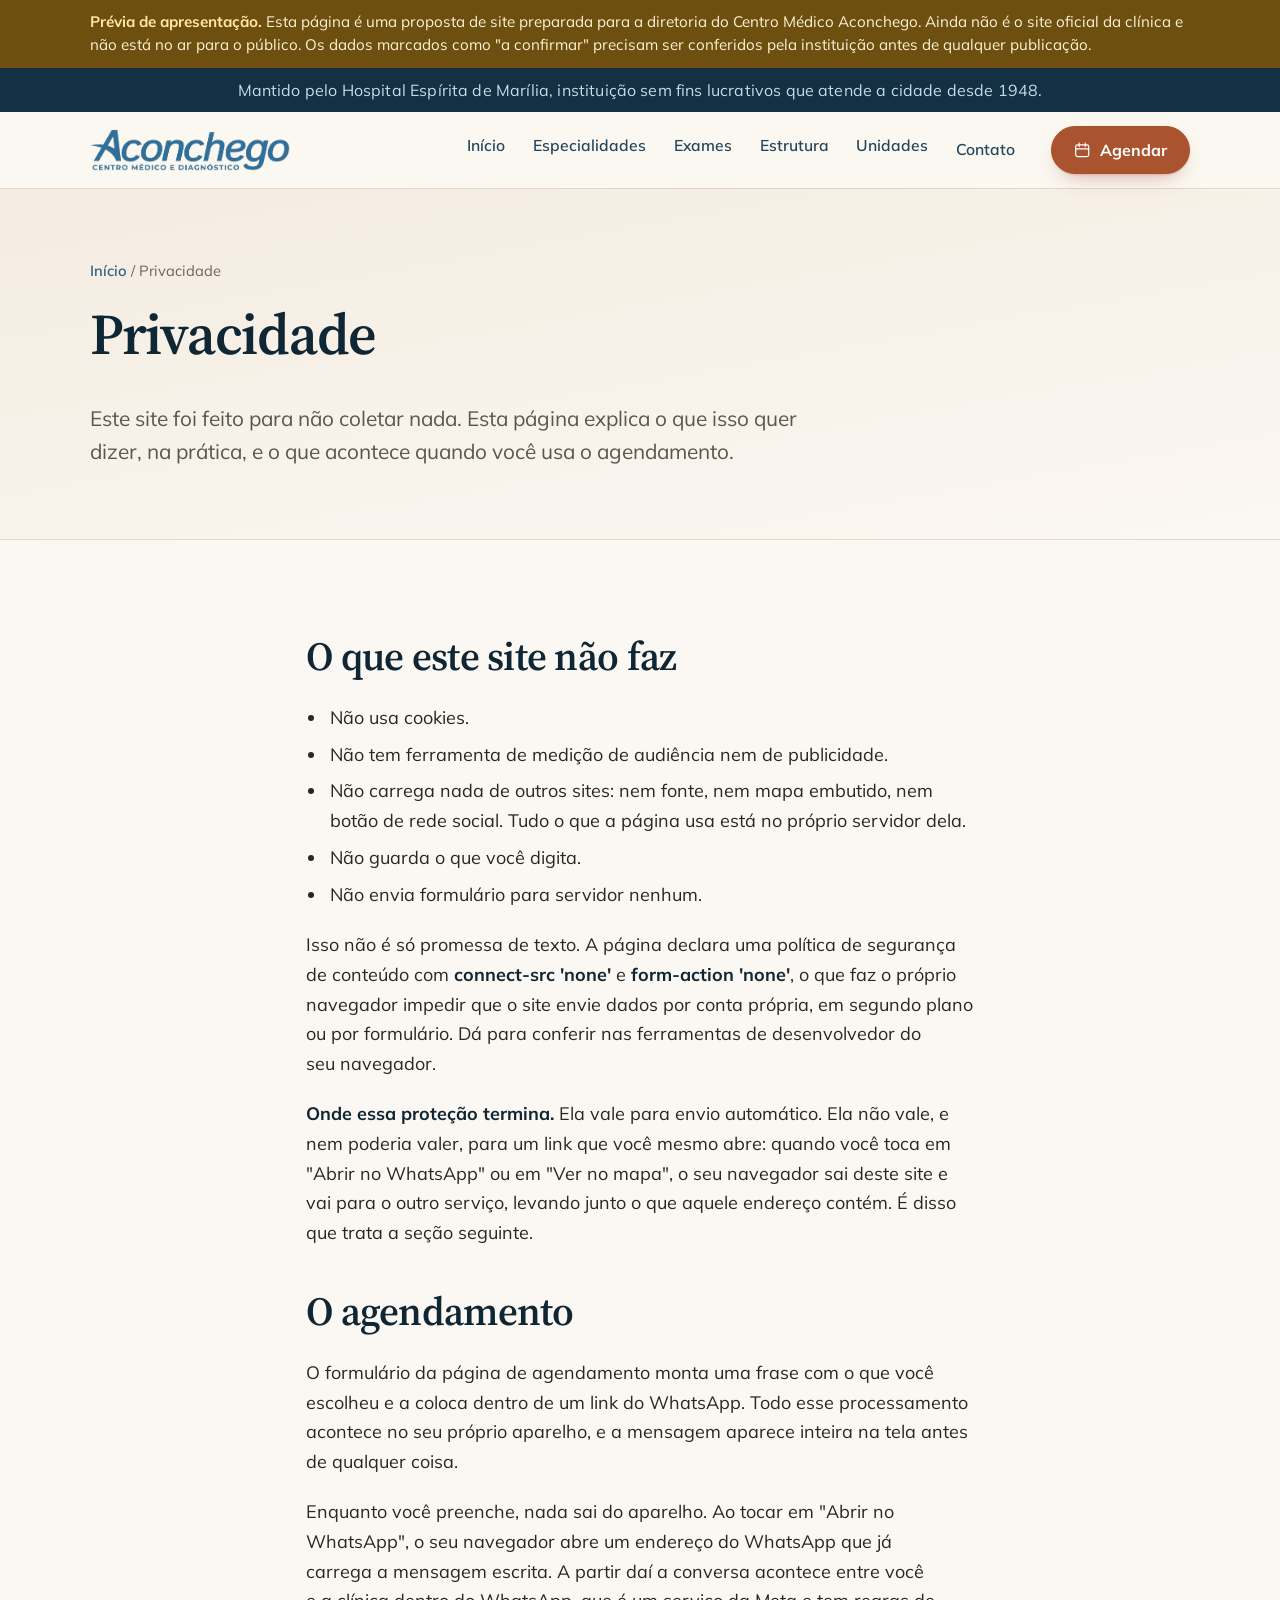
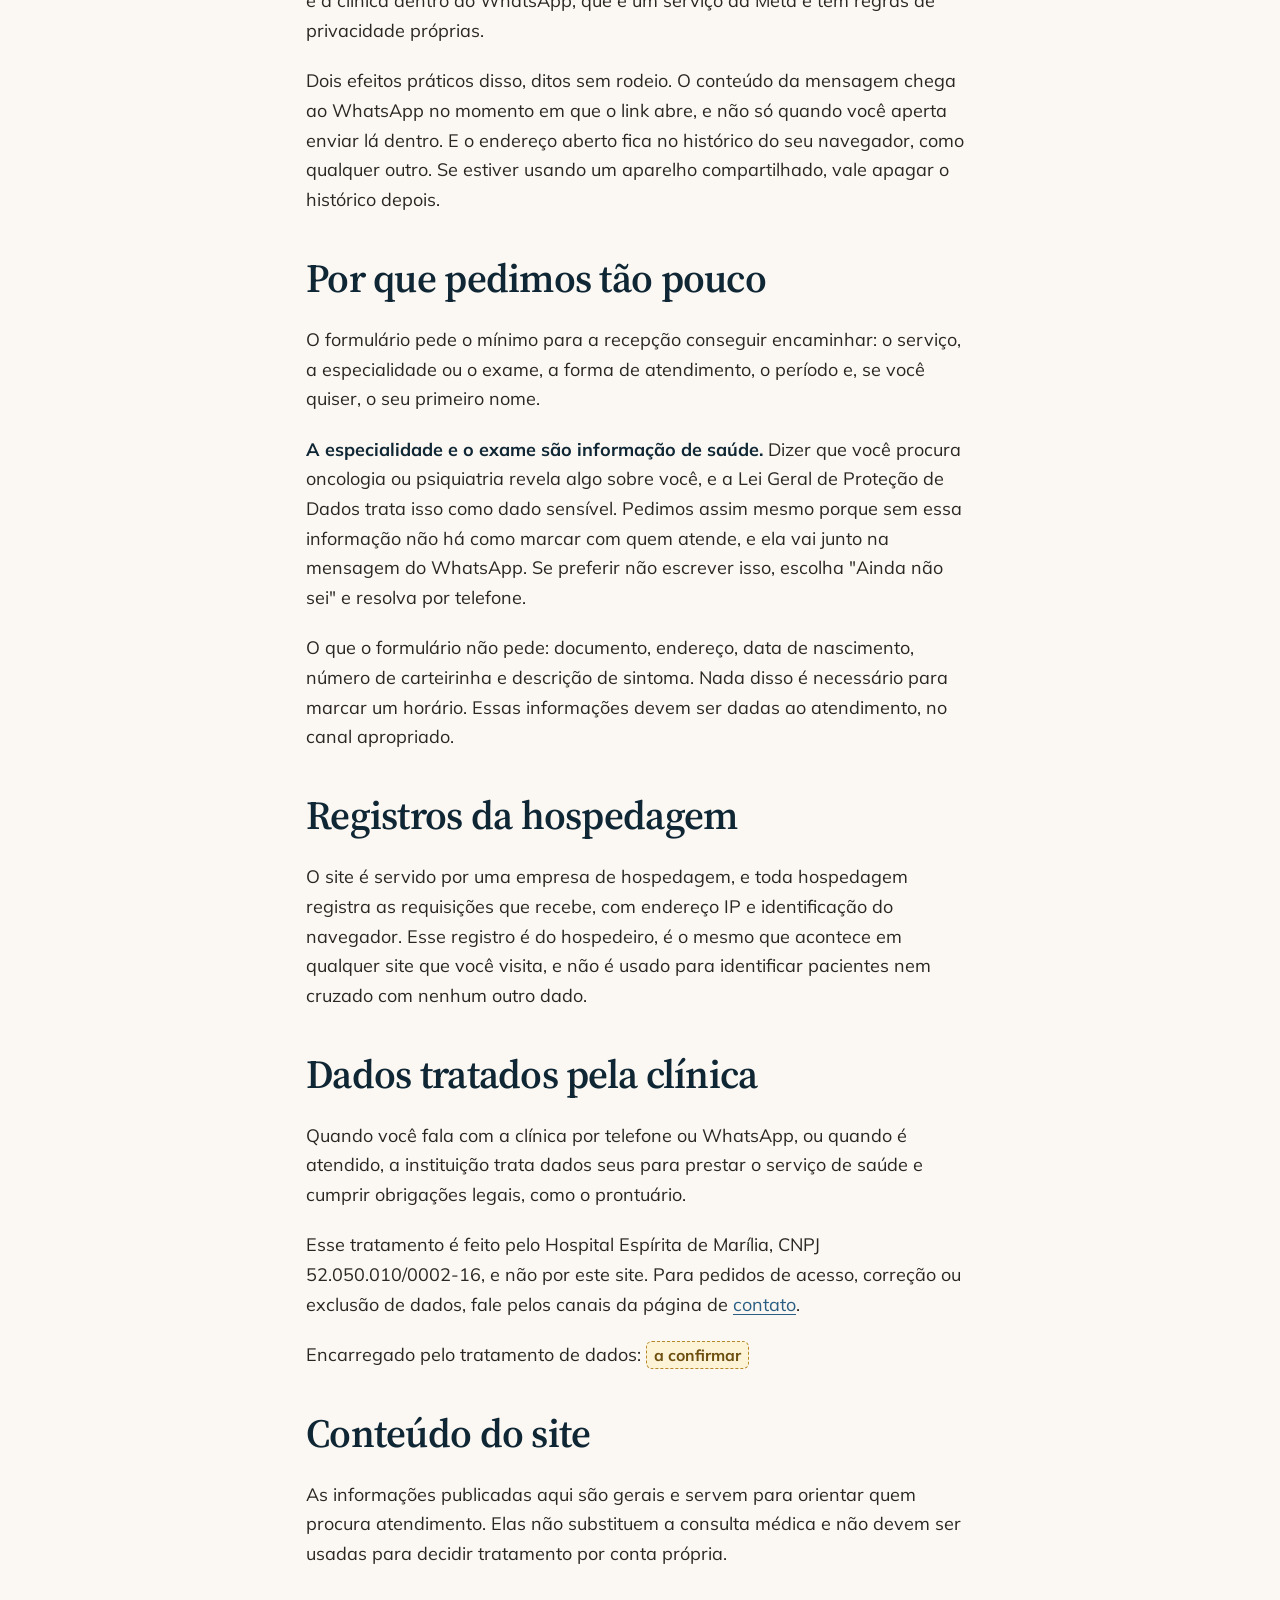
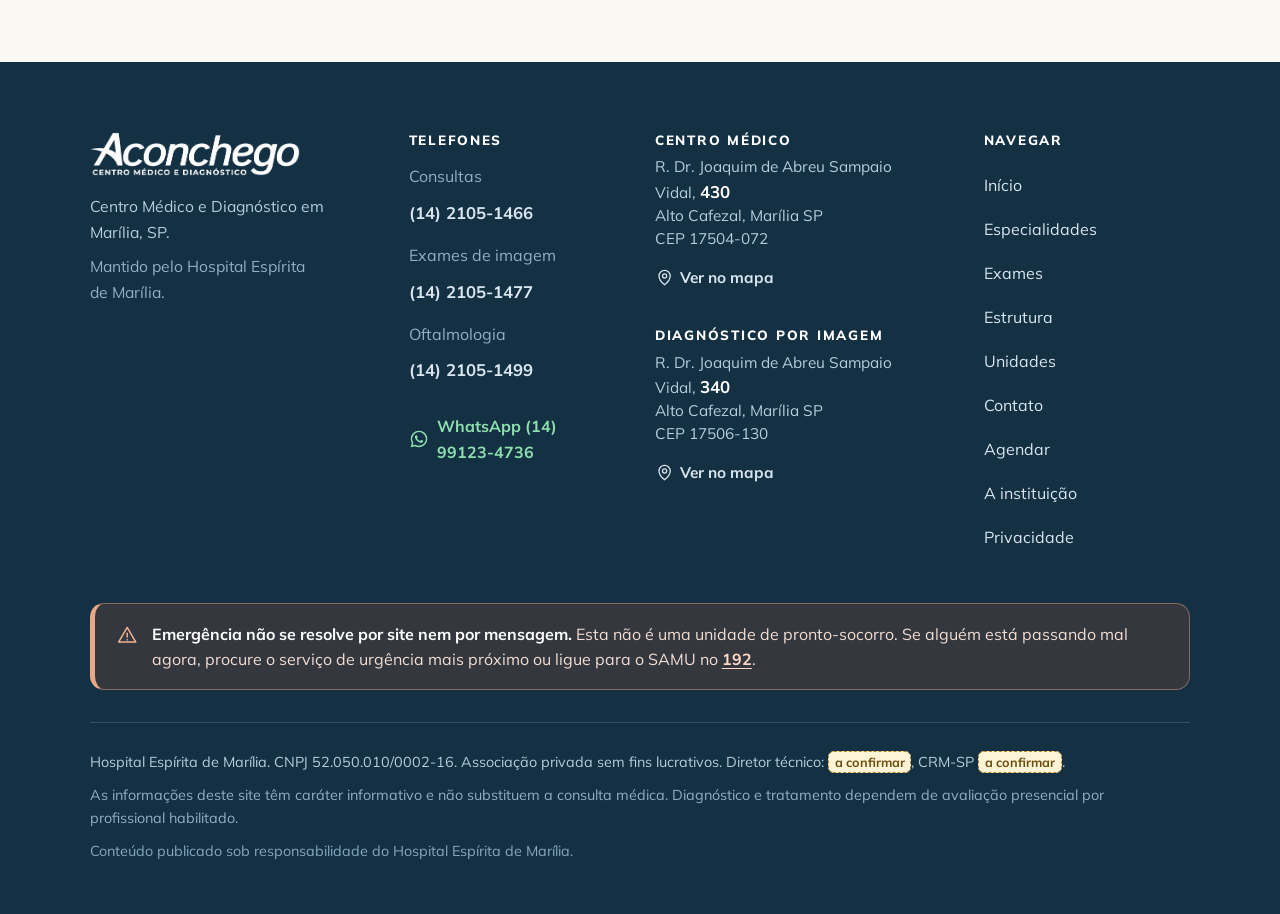
<file: privacidade.html>
<!doctype html>
<html lang="pt-BR">
<head>
<meta charset="utf-8">
<meta name="viewport" content="width=device-width, initial-scale=1">
<meta http-equiv="Content-Security-Policy" content="default-src 'none'; base-uri 'none'; form-action 'none'; img-src 'self'; style-src 'self'; script-src 'self'; font-src 'self'; connect-src 'none'; manifest-src 'self'; upgrade-insecure-requests">
<meta name="referrer" content="no-referrer">
<meta name="color-scheme" content="light">
<title>Privacidade | Centro Médico Aconchego</title>
<meta name="description" content="Como o site do Centro Médico Aconchego trata dados: sem cookies, sem medição de audiência, sem envio de formulário. O agendamento monta a mensagem no seu aparelho e abre o seu WhatsApp.">
<meta name="robots" content="noindex, nofollow">
<link rel="canonical" href="https://filipejefte.github.io/centro-medico-aconchego/privacidade.html">
<meta property="og:type" content="website">
<meta property="og:locale" content="pt_BR">
<meta property="og:site_name" content="Centro Médico Aconchego">
<meta property="og:title" content="Privacidade | Centro Médico Aconchego">
<meta property="og:description" content="Como o site do Centro Médico Aconchego trata dados: sem cookies, sem medição de audiência, sem envio de formulário. O agendamento monta a mensagem no seu aparelho e abre o seu WhatsApp.">
<meta property="og:url" content="https://filipejefte.github.io/centro-medico-aconchego/privacidade.html">
<meta property="og:image" content="https://filipejefte.github.io/centro-medico-aconchego/assets/img/og.png">
<meta property="og:image:width" content="1200">
<meta property="og:image:height" content="630">
<meta property="og:image:alt" content="Centro Médico Aconchego, Centro Médico e Diagnóstico em Marília">
<meta name="twitter:card" content="summary_large_image">
<meta name="theme-color" content="#316F98">
<link rel="icon" type="image/png" sizes="32x32" href="assets/img/icone-32.png">
<link rel="icon" type="image/png" sizes="192x192" href="assets/img/icone-192.png">
<link rel="apple-touch-icon" href="assets/img/icone-180.png">
<link rel="manifest" href="site.webmanifest">
<link rel="preload" as="font" type="font/woff2" href="assets/fonts/mulish.woff2" crossorigin>
<link rel="preload" as="font" type="font/woff2" href="assets/fonts/source-serif.woff2" crossorigin>
<link rel="stylesheet" href="assets/css/site.css">

</head>
<body>

<a class="pular" href="#conteudo">Ir direto ao conteúdo</a>

<div class="previa">
  <p><strong>Prévia de apresentação.</strong> Esta página é uma proposta de site preparada para a diretoria do Centro Médico Aconchego. Ainda não é o site oficial da clínica e não está no ar para o público. Os dados marcados como "a confirmar" precisam ser conferidos pela instituição antes de qualquer publicação.</p>
</div>
<div class="tarja">
  <p>Mantido pelo Hospital Espírita de Marília, instituição sem fins lucrativos que atende a cidade desde 1948.</p>
</div>
<header class="topo">
  <div class="env topo-linha">
    <a class="topo-marca" href="index.html" aria-label="Centro Médico Aconchego, ir para a página inicial"><img class="logo" src="assets/img/logo-aconchego-azul.png" width="982" height="208" alt="" decoding="async"></a>
    <button class="topo-botao" type="button" id="abrir-menu" aria-expanded="false" aria-controls="navegacao">
      <svg class="ico" viewBox="0 0 24 24" fill="none" stroke="currentColor" stroke-width="1.6" stroke-linecap="round" stroke-linejoin="round" aria-hidden="true"><path d="M4 7h16M4 12h16M4 17h16"/></svg><span>Menu</span>
    </button>
    <nav class="topo-nav" id="navegacao" aria-label="Navegação principal">
      <ul><li><a href="index.html">Início</a></li><li><a href="especialidades.html">Especialidades</a></li><li><a href="exames.html">Exames</a></li><li><a href="estrutura.html">Estrutura</a></li><li><a href="unidades.html">Unidades</a></li><li><a href="contato.html">Contato</a></li></ul>
    </nav>
    <div class="topo-acao">
      <a class="btn btn-principal" href="agendamento.html"><svg class="ico" viewBox="0 0 24 24" fill="none" stroke="currentColor" stroke-width="1.6" stroke-linecap="round" stroke-linejoin="round" aria-hidden="true"><rect x="3.5" y="5" width="17" height="15.5" rx="2.4"/><path d="M8 2.8v4.4M16 2.8v4.4M3.5 10.4h17"/></svg><span>Agendar</span></a>
    </div>
  </div>
</header>
<main id="conteudo" tabindex="-1">


<section class="pagina-cabeca">
  <div class="env">
    <p class="migalhas"><a href="index.html">Início</a> <span aria-hidden="true">/</span> Privacidade</p>
    <h1>Privacidade</h1>
    <p class="entrada">Este site foi feito para não coletar nada. Esta página explica o que isso quer dizer, na prática, e o que acontece quando você usa o agendamento.</p>
  </div>
</section>

<section class="secao">
  <div class="env env-estreito prosa">
    <h2>O que este site não faz</h2>
    <ul>
      <li>Não usa cookies.</li>
      <li>Não tem ferramenta de medição de audiência nem de publicidade.</li>
      <li>Não carrega nada de outros sites: nem fonte, nem mapa embutido, nem botão de rede social. Tudo o que a página usa está no próprio servidor dela.</li>
      <li>Não guarda o que você digita.</li>
      <li>Não envia formulário para servidor nenhum.</li>
    </ul>
    <p>Isso não é só promessa de texto. A página declara uma política de segurança de conteúdo com <b>connect-src 'none'</b> e <b>form-action 'none'</b>, o que faz o próprio navegador impedir que o site envie dados por conta própria, em segundo plano ou por formulário. Dá para conferir nas ferramentas de desenvolvedor do seu navegador.</p>
    <p><b>Onde essa proteção termina.</b> Ela vale para envio automático. Ela não vale, e nem poderia valer, para um link que você mesmo abre: quando você toca em "Abrir no WhatsApp" ou em "Ver no mapa", o seu navegador sai deste site e vai para o outro serviço, levando junto o que aquele endereço contém. É disso que trata a seção seguinte.</p>

    <h2>O agendamento</h2>
    <p>O formulário da página de agendamento monta uma frase com o que você escolheu e a coloca dentro de um link do WhatsApp. Todo esse processamento acontece no seu próprio aparelho, e a mensagem aparece inteira na tela antes de qualquer coisa.</p>
    <p>Enquanto você preenche, nada sai do aparelho. Ao tocar em "Abrir no WhatsApp", o seu navegador abre um endereço do WhatsApp que já carrega a mensagem escrita. A partir daí a conversa acontece entre você e a clínica dentro do WhatsApp, que é um serviço da Meta e tem regras de privacidade próprias.</p>
    <p>Dois efeitos práticos disso, ditos sem rodeio. O conteúdo da mensagem chega ao WhatsApp no momento em que o link abre, e não só quando você aperta enviar lá dentro. E o endereço aberto fica no histórico do seu navegador, como qualquer outro. Se estiver usando um aparelho compartilhado, vale apagar o histórico depois.</p>

    <h2>Por que pedimos tão pouco</h2>
    <p>O formulário pede o mínimo para a recepção conseguir encaminhar: o serviço, a especialidade ou o exame, a forma de atendimento, o período e, se você quiser, o seu primeiro nome.</p>
    <p><b>A especialidade e o exame são informação de saúde.</b> Dizer que você procura oncologia ou psiquiatria revela algo sobre você, e a Lei Geral de Proteção de Dados trata isso como dado sensível. Pedimos assim mesmo porque sem essa informação não há como marcar com quem atende, e ela vai junto na mensagem do WhatsApp. Se preferir não escrever isso, escolha "Ainda não sei" e resolva por telefone.</p>
    <p>O que o formulário não pede: documento, endereço, data de nascimento, número de carteirinha e descrição de sintoma. Nada disso é necessário para marcar um horário. Essas informações devem ser dadas ao atendimento, no canal apropriado.</p>

    <h2>Registros da hospedagem</h2>
    <p>O site é servido por uma empresa de hospedagem, e toda hospedagem registra as requisições que recebe, com endereço IP e identificação do navegador. Esse registro é do hospedeiro, é o mesmo que acontece em qualquer site que você visita, e não é usado para identificar pacientes nem cruzado com nenhum outro dado.</p>

    <h2>Dados tratados pela clínica</h2>
    <p>Quando você fala com a clínica por telefone ou WhatsApp, ou quando é atendido, a instituição trata dados seus para prestar o serviço de saúde e cumprir obrigações legais, como o prontuário.</p>
    <p>Esse tratamento é feito pelo Hospital Espírita de Marília, CNPJ 52.050.010/0002-16, e não por este site. Para pedidos de acesso, correção ou exclusão de dados, fale pelos canais da página de <a href="contato.html">contato</a>.</p>
    <p>Encarregado pelo tratamento de dados: <span class="pendente" title="Encarregado de dados (LGPD): a confirmar com a clínica">a confirmar</span></p>

    <h2>Conteúdo do site</h2>
    <p>As informações publicadas aqui são gerais e servem para orientar quem procura atendimento. Elas não substituem a consulta médica e não devem ser usadas para decidir tratamento por conta própria.</p>
  </div>
</section>

</main>

<footer class="rodape">
  <div class="env">
    <div class="rp-grade">
      <div class="rp-marca">
        <img class="logo logo-rodape" src="assets/img/logo-aconchego-branco.png" width="982" height="208" alt="Centro Médico Aconchego" decoding="async">
        <p>Centro Médico e Diagnóstico em Marília, SP.</p>
        <p class="rp-mant">Mantido pelo Hospital Espírita de Marília.</p>
      </div>
      <div class="rp-col">
        <h3>Telefones</h3>
        <ul class="rp-lista">
    <li>
      <span class="rp-canal">Consultas</span>
      <a href="tel:+551421051466">(14) 2105-1466</a>
    </li>
    <li>
      <span class="rp-canal">Exames de imagem</span>
      <a href="tel:+551421051477">(14) 2105-1477</a>
    </li>
    <li>
      <span class="rp-canal">Oftalmologia</span>
      <a href="tel:+551421051499">(14) 2105-1499</a>
    </li></ul>
        <p class="rp-zap">
          <a href="https://wa.me/5514991234736?text=Ol%C3%A1!%20Gostaria%20de%20marcar%20uma%20consulta%20no%20Centro%20M%C3%A9dico%20Aconchego." target="_blank" rel="noopener noreferrer"><svg class="ico" viewBox="0 0 24 24" fill="currentColor" aria-hidden="true"><path d="M12.04 2A9.9 9.9 0 0 0 2.1 11.9a9.8 9.8 0 0 0 1.35 4.96L2 22l5.28-1.38a9.9 9.9 0 0 0 4.76 1.21h.01a9.9 9.9 0 0 0 9.93-9.9A9.9 9.9 0 0 0 12.04 2Zm0 18.09h-.01a8.2 8.2 0 0 1-4.18-1.15l-.3-.18-3.13.82.84-3.05-.2-.31a8.2 8.2 0 1 1 6.98 3.87Zm4.5-6.14c-.24-.12-1.46-.72-1.69-.8-.22-.09-.39-.13-.55.12s-.63.8-.77.96c-.14.17-.28.19-.53.06a6.7 6.7 0 0 1-3.35-2.93c-.25-.43.25-.4.72-1.33.08-.17.04-.31-.02-.43s-.55-1.34-.76-1.83c-.2-.48-.4-.41-.55-.42h-.47a.9.9 0 0 0-.65.3 2.75 2.75 0 0 0-.86 2.05c0 1.2.88 2.37 1 2.53.12.17 1.72 2.63 4.18 3.69 1.55.67 2.16.73 2.94.61.47-.07 1.46-.6 1.66-1.17.21-.58.21-1.07.15-1.18-.06-.1-.22-.17-.47-.29Z"/></svg><span>WhatsApp (14) 99123-4736</span></a>
        </p>
      </div>
      <div class="rp-col rp-unidades">
    <div class="rp-unidade">
      <h3>Centro Médico</h3>
      <p class="rp-end">R. Dr. Joaquim de Abreu Sampaio Vidal, <b>430</b><br>Alto Cafezal, Marília SP<br>CEP 17504-072</p>
      <a class="rp-mapa" href="https://www.google.com/maps/search/?api=1&amp;query=R.%20Dr.%20Joaquim%20de%20Abreu%20Sampaio%20Vidal%2C%20430%2C%20Alto%20Cafezal%2C%20Mar%C3%ADlia%20SP%2C%2017504-072" target="_blank" rel="noopener noreferrer"><svg class="ico" viewBox="0 0 24 24" fill="none" stroke="currentColor" stroke-width="1.6" stroke-linecap="round" stroke-linejoin="round" aria-hidden="true"><path d="M12 21s7-5.4 7-11a7 7 0 1 0-14 0c0 5.6 7 11 7 11Z"/><circle cx="12" cy="10" r="2.6"/></svg><span>Ver no mapa</span></a>
    </div>
    <div class="rp-unidade">
      <h3>Diagnóstico por Imagem</h3>
      <p class="rp-end">R. Dr. Joaquim de Abreu Sampaio Vidal, <b>340</b><br>Alto Cafezal, Marília SP<br>CEP 17506-130</p>
      <a class="rp-mapa" href="https://www.google.com/maps/search/?api=1&amp;query=R.%20Dr.%20Joaquim%20de%20Abreu%20Sampaio%20Vidal%2C%20340%2C%20Alto%20Cafezal%2C%20Mar%C3%ADlia%20SP%2C%2017506-130" target="_blank" rel="noopener noreferrer"><svg class="ico" viewBox="0 0 24 24" fill="none" stroke="currentColor" stroke-width="1.6" stroke-linecap="round" stroke-linejoin="round" aria-hidden="true"><path d="M12 21s7-5.4 7-11a7 7 0 1 0-14 0c0 5.6 7 11 7 11Z"/><circle cx="12" cy="10" r="2.6"/></svg><span>Ver no mapa</span></a>
    </div></div>
      <div class="rp-col">
        <h3>Navegar</h3>
        <ul class="rp-lista rp-links">
          <li><a href="index.html">Início</a></li><li><a href="especialidades.html">Especialidades</a></li><li><a href="exames.html">Exames</a></li><li><a href="estrutura.html">Estrutura</a></li><li><a href="unidades.html">Unidades</a></li><li><a href="contato.html">Contato</a></li>
          <li><a href="agendamento.html">Agendar</a></li>
          <li><a href="instituicao.html">A instituição</a></li>
          <li><a href="privacidade.html">Privacidade</a></li>
        </ul>
      </div>
    </div>

    <p class="rp-emergencia">
      <svg class="ico" viewBox="0 0 24 24" fill="none" stroke="currentColor" stroke-width="1.6" stroke-linecap="round" stroke-linejoin="round" aria-hidden="true"><path d="M12 3.7 21.2 19.4H2.8Z"/><path d="M12 10v4"/><circle cx="12" cy="16.9" r=".9" fill="currentColor" stroke="none"/></svg>
      <span><b>Emergência não se resolve por site nem por mensagem.</b> Esta não é uma unidade de pronto-socorro. Se alguém está passando mal agora, procure o serviço de urgência mais próximo ou ligue para o SAMU no <a href="tel:192">192</a>.</span>
    </p>

    <div class="rp-legal">
      <p class="rp-ident">
        Hospital Espírita de Marília. CNPJ 52.050.010/0002-16. Associação privada sem fins lucrativos.
        Diretor técnico: <span class="pendente" title="Diretor técnico: a confirmar com a clínica">a confirmar</span>, CRM-SP <span class="pendente" title="CRM-SP do diretor técnico: a confirmar com a clínica">a confirmar</span>.
      </p>
      <p class="rp-aviso">
        As informações deste site têm caráter informativo e não substituem a consulta médica.
        Diagnóstico e tratamento dependem de avaliação presencial por profissional habilitado.
      </p>
      <p class="rp-fim">Conteúdo publicado sob responsabilidade do Hospital Espírita de Marília.</p>
    </div>
  </div>
</footer>
<script src="assets/js/site.js" defer></script>
</body>
</html>
</file>
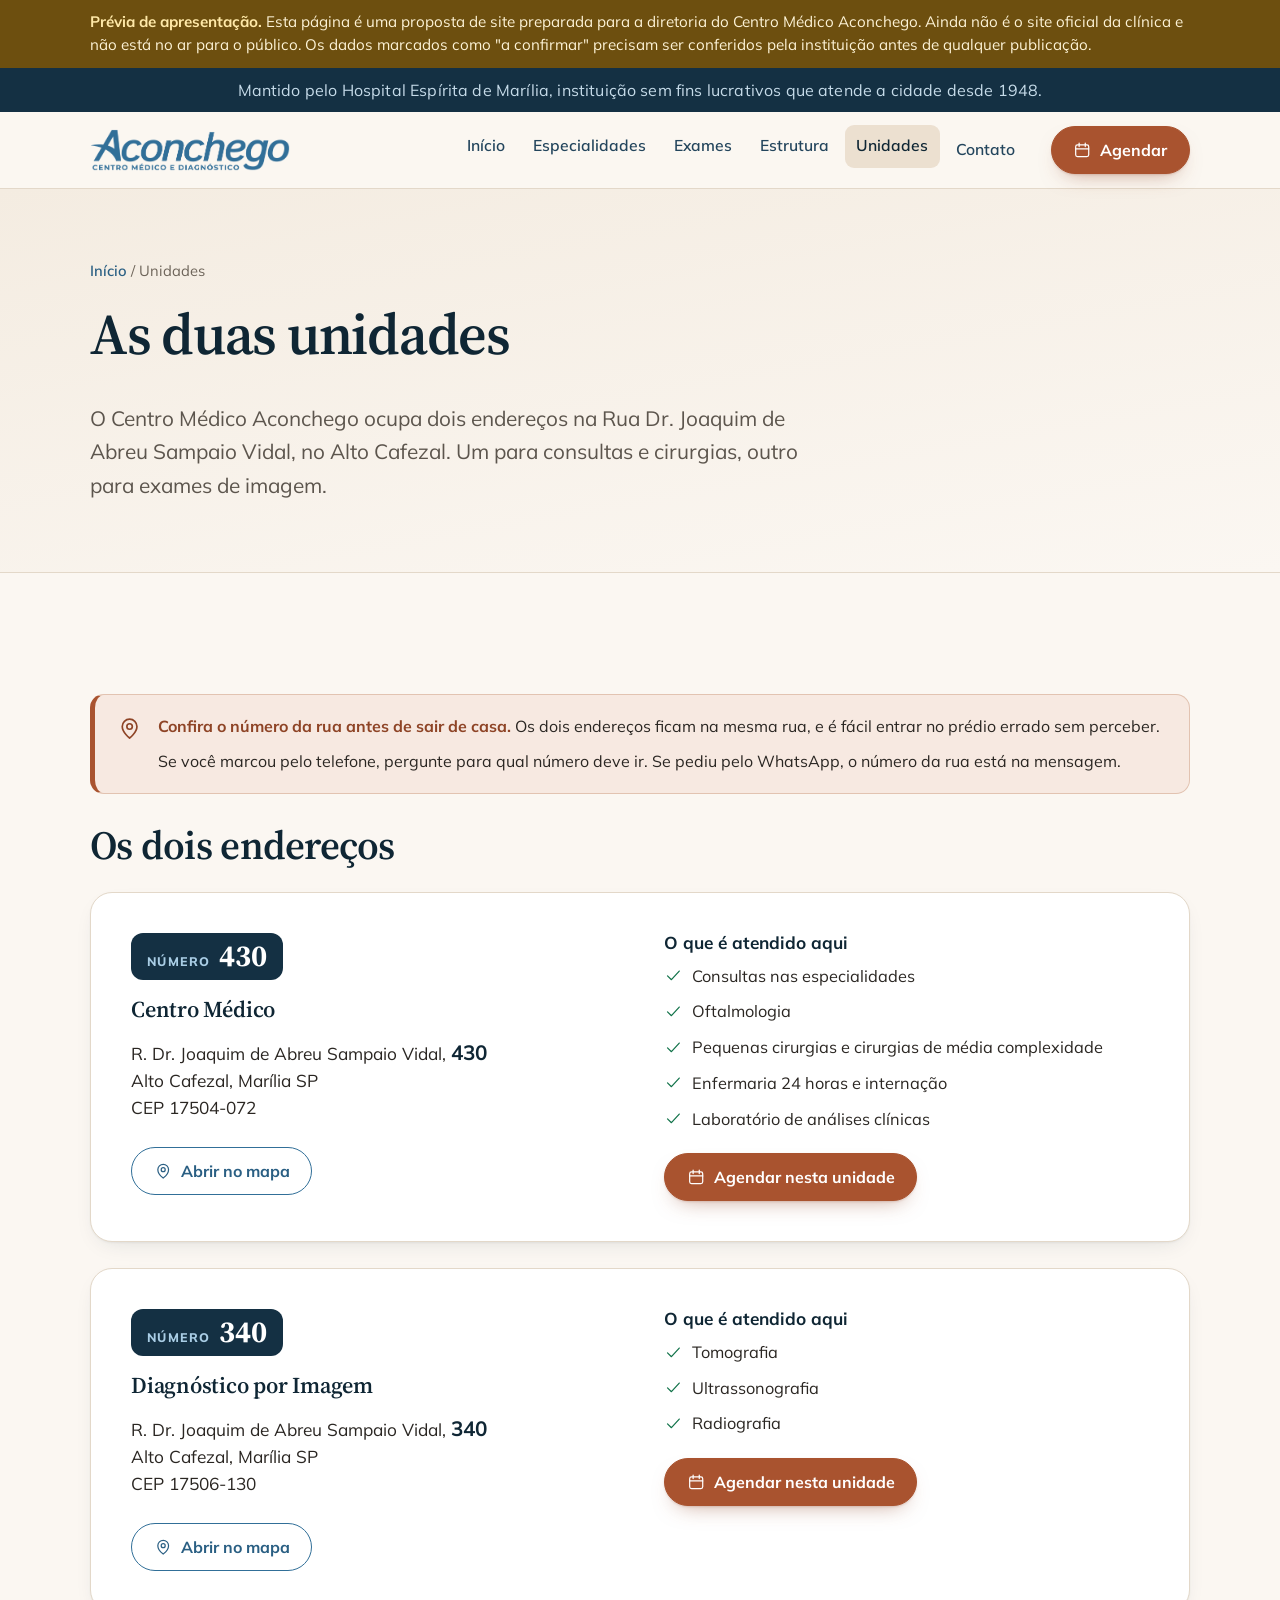
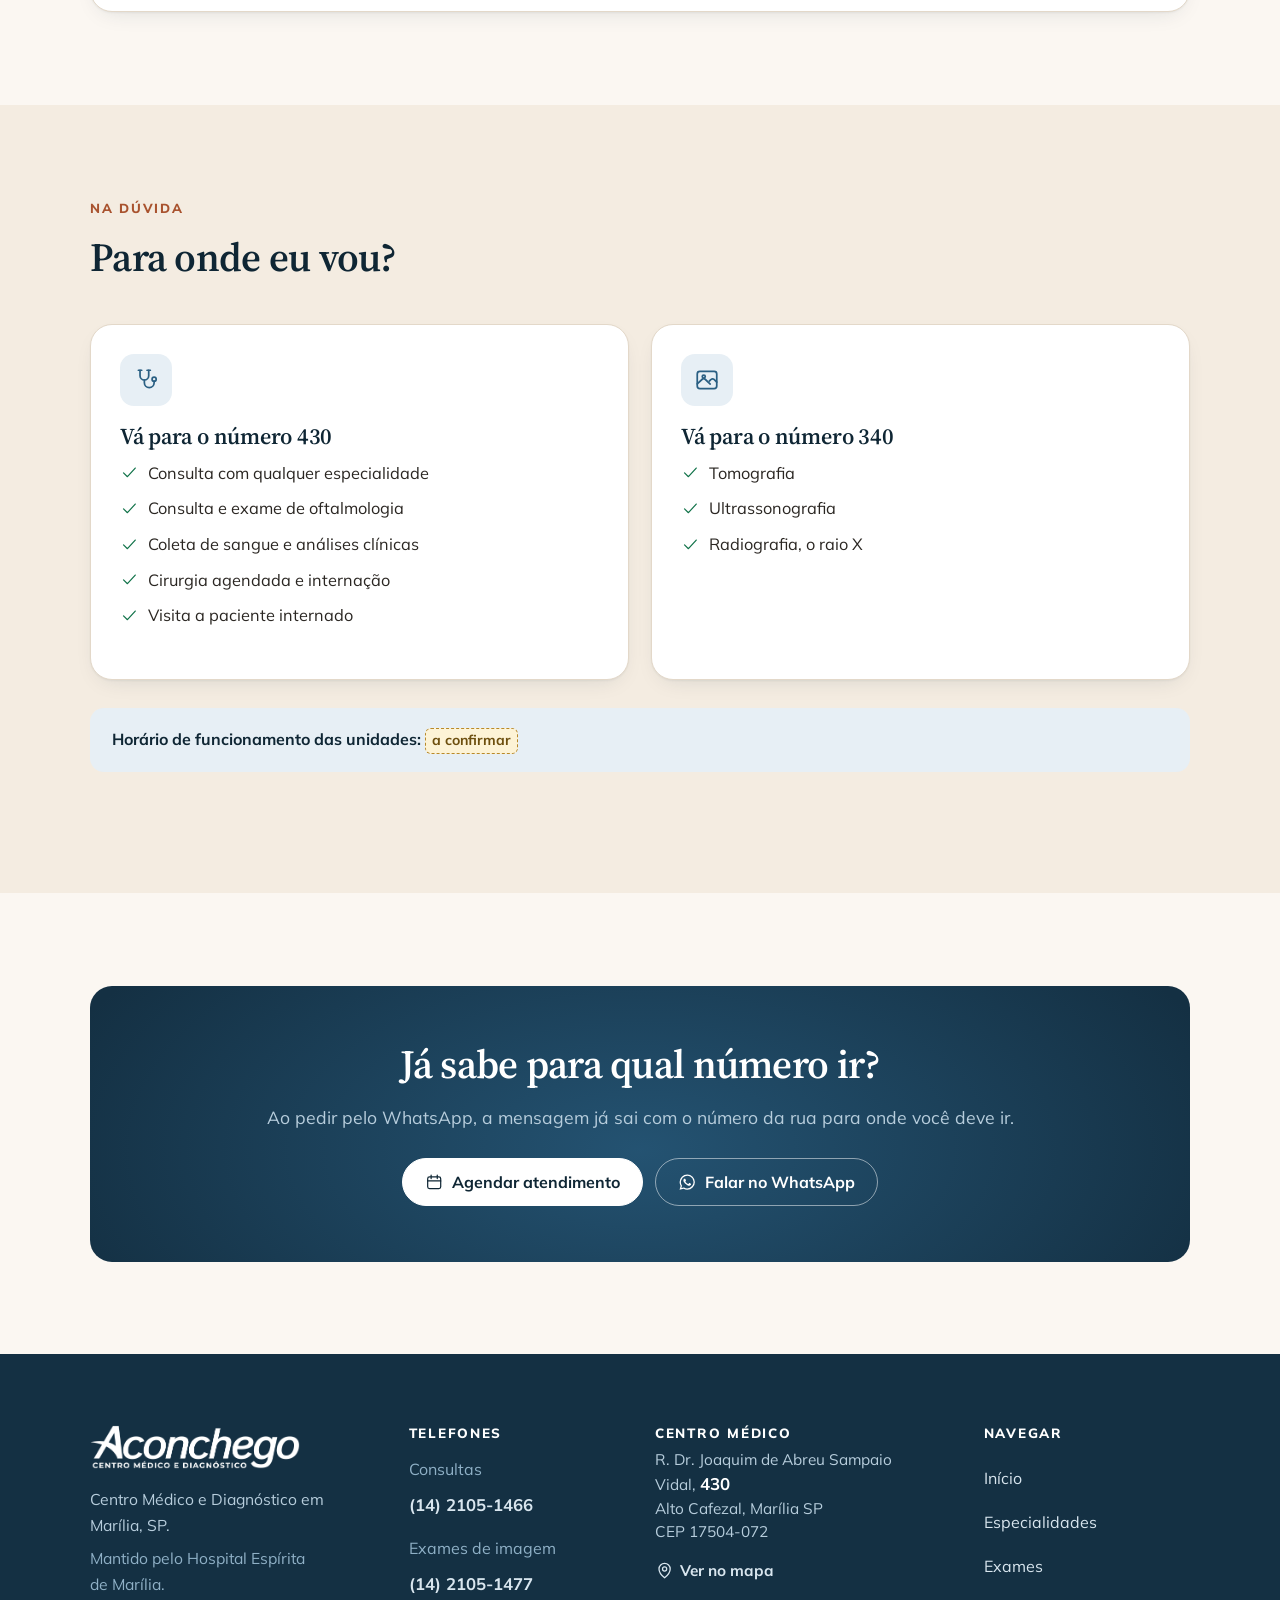
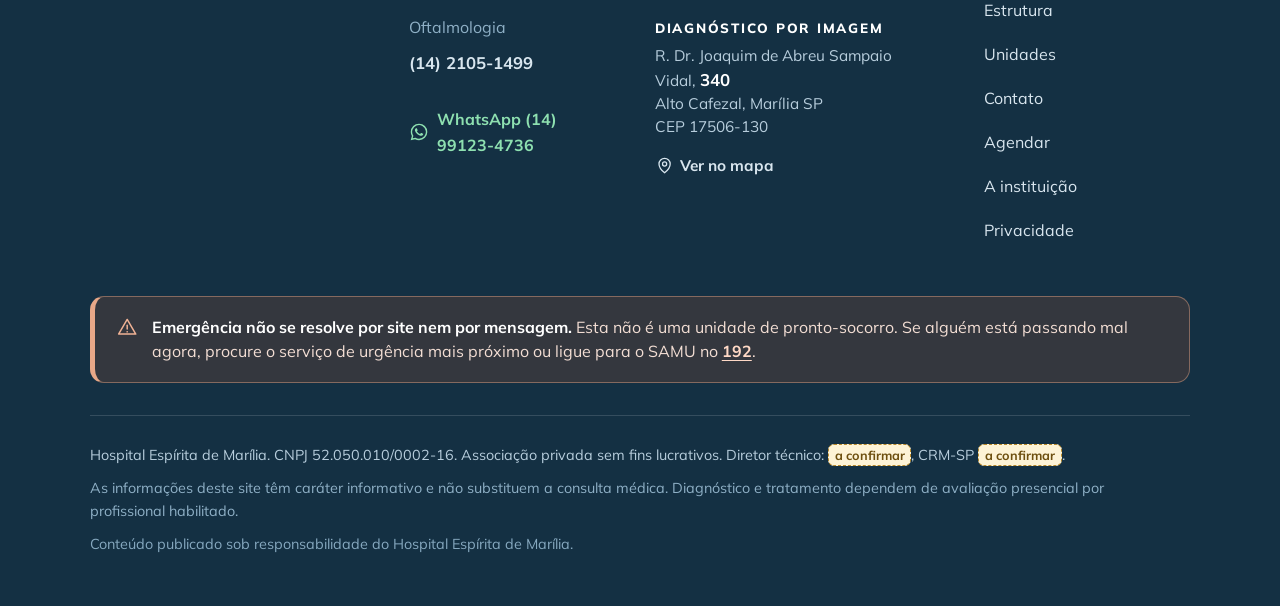
<file: unidades.html>
<!doctype html>
<html lang="pt-BR">
<head>
<meta charset="utf-8">
<meta name="viewport" content="width=device-width, initial-scale=1">
<meta http-equiv="Content-Security-Policy" content="default-src 'none'; base-uri 'none'; form-action 'none'; img-src 'self'; style-src 'self'; script-src 'self'; font-src 'self'; connect-src 'none'; manifest-src 'self'; upgrade-insecure-requests">
<meta name="referrer" content="no-referrer">
<meta name="color-scheme" content="light">
<title>Unidades | Centro Médico Aconchego</title>
<meta name="description" content="Endereços do Centro Médico Aconchego em Marília: Centro Médico no número 430 e Diagnóstico por Imagem no número 340 da Rua Dr. Joaquim de Abreu Sampaio Vidal, Alto Cafezal. Veja o que é atendido em cada um.">
<meta name="robots" content="noindex, nofollow">
<link rel="canonical" href="https://filipejefte.github.io/centro-medico-aconchego/unidades.html">
<meta property="og:type" content="website">
<meta property="og:locale" content="pt_BR">
<meta property="og:site_name" content="Centro Médico Aconchego">
<meta property="og:title" content="Unidades | Centro Médico Aconchego">
<meta property="og:description" content="Endereços do Centro Médico Aconchego em Marília: Centro Médico no número 430 e Diagnóstico por Imagem no número 340 da Rua Dr. Joaquim de Abreu Sampaio Vidal, Alto Cafezal. Veja o que é atendido em cada um.">
<meta property="og:url" content="https://filipejefte.github.io/centro-medico-aconchego/unidades.html">
<meta property="og:image" content="https://filipejefte.github.io/centro-medico-aconchego/assets/img/og.png">
<meta property="og:image:width" content="1200">
<meta property="og:image:height" content="630">
<meta property="og:image:alt" content="Centro Médico Aconchego, Centro Médico e Diagnóstico em Marília">
<meta name="twitter:card" content="summary_large_image">
<meta name="theme-color" content="#316F98">
<link rel="icon" type="image/png" sizes="32x32" href="assets/img/icone-32.png">
<link rel="icon" type="image/png" sizes="192x192" href="assets/img/icone-192.png">
<link rel="apple-touch-icon" href="assets/img/icone-180.png">
<link rel="manifest" href="site.webmanifest">
<link rel="preload" as="font" type="font/woff2" href="assets/fonts/mulish.woff2" crossorigin>
<link rel="preload" as="font" type="font/woff2" href="assets/fonts/source-serif.woff2" crossorigin>
<link rel="stylesheet" href="assets/css/site.css">
<script type="application/ld+json">{"@context":"https://schema.org","@type":"MedicalClinic","@id":"https://filipejefte.github.io/centro-medico-aconchego/#clinica","name":"Centro Médico Aconchego","alternateName":["Clínica Aconchego","Aconchego Centro Médico e Diagnóstico"],"url":"https://filipejefte.github.io/centro-medico-aconchego/","description":"Centro Médico e Diagnóstico em Marília, SP. Consultas nas especialidades, exames de imagem, cirurgias de pequena e média complexidade e internação.","telephone":"+551421051466","parentOrganization":{"@type":"Organization","name":"Hospital Espírita de Marília","foundingDate":"1948"},"address":[{"@type":"PostalAddress","streetAddress":"R. Dr. Joaquim de Abreu Sampaio Vidal, 430","addressLocality":"Marília","addressRegion":"SP","postalCode":"17504-072","addressCountry":"BR"},{"@type":"PostalAddress","streetAddress":"R. Dr. Joaquim de Abreu Sampaio Vidal, 340","addressLocality":"Marília","addressRegion":"SP","postalCode":"17506-130","addressCountry":"BR"}],"availableService":[{"@type":"MedicalProcedure","name":"Clínica Médica"},{"@type":"MedicalProcedure","name":"Cardiologia"},{"@type":"MedicalProcedure","name":"Cirurgia Vascular"},{"@type":"MedicalProcedure","name":"Dermatologia"},{"@type":"MedicalProcedure","name":"Geriatria"},{"@type":"MedicalProcedure","name":"Ginecologia"},{"@type":"MedicalProcedure","name":"Obstetrícia"},{"@type":"MedicalProcedure","name":"Oftalmologia"},{"@type":"MedicalProcedure","name":"Oncologia"},{"@type":"MedicalProcedure","name":"Ortopedia"},{"@type":"MedicalProcedure","name":"Pediatria"},{"@type":"MedicalProcedure","name":"Urologia"},{"@type":"MedicalProcedure","name":"Psiquiatria"},{"@type":"MedicalProcedure","name":"Psicologia"},{"@type":"MedicalProcedure","name":"Nutrição"},{"@type":"MedicalProcedure","name":"Fisioterapia"},{"@type":"MedicalTest","name":"Tomografia"},{"@type":"MedicalTest","name":"Ultrassonografia"},{"@type":"MedicalTest","name":"Radiografia"},{"@type":"MedicalTest","name":"Análises clínicas"}]}</script>
</head>
<body>

<a class="pular" href="#conteudo">Ir direto ao conteúdo</a>

<div class="previa">
  <p><strong>Prévia de apresentação.</strong> Esta página é uma proposta de site preparada para a diretoria do Centro Médico Aconchego. Ainda não é o site oficial da clínica e não está no ar para o público. Os dados marcados como "a confirmar" precisam ser conferidos pela instituição antes de qualquer publicação.</p>
</div>
<div class="tarja">
  <p>Mantido pelo Hospital Espírita de Marília, instituição sem fins lucrativos que atende a cidade desde 1948.</p>
</div>
<header class="topo">
  <div class="env topo-linha">
    <a class="topo-marca" href="index.html" aria-label="Centro Médico Aconchego, ir para a página inicial"><img class="logo" src="assets/img/logo-aconchego-azul.png" width="982" height="208" alt="" decoding="async"></a>
    <button class="topo-botao" type="button" id="abrir-menu" aria-expanded="false" aria-controls="navegacao">
      <svg class="ico" viewBox="0 0 24 24" fill="none" stroke="currentColor" stroke-width="1.6" stroke-linecap="round" stroke-linejoin="round" aria-hidden="true"><path d="M4 7h16M4 12h16M4 17h16"/></svg><span>Menu</span>
    </button>
    <nav class="topo-nav" id="navegacao" aria-label="Navegação principal">
      <ul><li><a href="index.html">Início</a></li><li><a href="especialidades.html">Especialidades</a></li><li><a href="exames.html">Exames</a></li><li><a href="estrutura.html">Estrutura</a></li><li><a href="unidades.html" aria-current="page">Unidades</a></li><li><a href="contato.html">Contato</a></li></ul>
    </nav>
    <div class="topo-acao">
      <a class="btn btn-principal" href="agendamento.html"><svg class="ico" viewBox="0 0 24 24" fill="none" stroke="currentColor" stroke-width="1.6" stroke-linecap="round" stroke-linejoin="round" aria-hidden="true"><rect x="3.5" y="5" width="17" height="15.5" rx="2.4"/><path d="M8 2.8v4.4M16 2.8v4.4M3.5 10.4h17"/></svg><span>Agendar</span></a>
    </div>
  </div>
</header>
<main id="conteudo" tabindex="-1">


<section class="pagina-cabeca">
  <div class="env">
    <p class="migalhas"><a href="index.html">Início</a> <span aria-hidden="true">/</span> Unidades</p>
    <h1>As duas unidades</h1>
    <p class="entrada">O Centro Médico Aconchego ocupa dois endereços na Rua Dr. Joaquim de Abreu Sampaio Vidal, no Alto Cafezal. Um para consultas e cirurgias, outro para exames de imagem.</p>
  </div>
</section>

<section class="secao">
  <div class="env">
    <div class="aviso">
      <svg class="ico" viewBox="0 0 24 24" fill="none" stroke="currentColor" stroke-width="1.6" stroke-linecap="round" stroke-linejoin="round" aria-hidden="true"><path d="M12 21s7-5.4 7-11a7 7 0 1 0-14 0c0 5.6 7 11 7 11Z"/><circle cx="12" cy="10" r="2.6"/></svg>
      <div>
        <p><b>Confira o número da rua antes de sair de casa.</b> Os dois endereços ficam na mesma rua, e é fácil entrar no prédio errado sem perceber.</p>
        <p>Se você marcou pelo telefone, pergunte para qual número deve ir. Se pediu pelo WhatsApp, o número da rua está na mensagem.</p>
      </div>
    </div>
    <h2>Os dois endereços</h2>
    
<article class="unidade" id="centro-medico">
  <div>
    <p class="unidade-numero"><span>Número</span> <b>430</b></p>
    <h3>Centro Médico</h3>
    <p class="endereco">
      R. Dr. Joaquim de Abreu Sampaio Vidal, <b>430</b><br>
      Alto Cafezal, Marília SP<br>
      CEP 17504-072
    </p>
    <div class="grupo-botoes">
      <a class="btn btn-secundario" href="https://www.google.com/maps/search/?api=1&amp;query=R.%20Dr.%20Joaquim%20de%20Abreu%20Sampaio%20Vidal%2C%20430%2C%20Alto%20Cafezal%2C%20Mar%C3%ADlia%20SP%2C%2017504-072" target="_blank" rel="noopener noreferrer"><svg class="ico" viewBox="0 0 24 24" fill="none" stroke="currentColor" stroke-width="1.6" stroke-linecap="round" stroke-linejoin="round" aria-hidden="true"><path d="M12 21s7-5.4 7-11a7 7 0 1 0-14 0c0 5.6 7 11 7 11Z"/><circle cx="12" cy="10" r="2.6"/></svg><span>Abrir no mapa</span></a>
    </div>
  </div>
  <div>
    <h4>O que é atendido aqui</h4>
    <ul class="lista-check">
      <li><svg class="ico" viewBox="0 0 24 24" fill="none" stroke="currentColor" stroke-width="1.6" stroke-linecap="round" stroke-linejoin="round" aria-hidden="true"><path d="M4.5 12.6 9.5 17.5 19.5 6.5"/></svg><span>Consultas nas especialidades</span></li><li><svg class="ico" viewBox="0 0 24 24" fill="none" stroke="currentColor" stroke-width="1.6" stroke-linecap="round" stroke-linejoin="round" aria-hidden="true"><path d="M4.5 12.6 9.5 17.5 19.5 6.5"/></svg><span>Oftalmologia</span></li><li><svg class="ico" viewBox="0 0 24 24" fill="none" stroke="currentColor" stroke-width="1.6" stroke-linecap="round" stroke-linejoin="round" aria-hidden="true"><path d="M4.5 12.6 9.5 17.5 19.5 6.5"/></svg><span>Pequenas cirurgias e cirurgias de média complexidade</span></li><li><svg class="ico" viewBox="0 0 24 24" fill="none" stroke="currentColor" stroke-width="1.6" stroke-linecap="round" stroke-linejoin="round" aria-hidden="true"><path d="M4.5 12.6 9.5 17.5 19.5 6.5"/></svg><span>Enfermaria 24 horas e internação</span></li><li><svg class="ico" viewBox="0 0 24 24" fill="none" stroke="currentColor" stroke-width="1.6" stroke-linecap="round" stroke-linejoin="round" aria-hidden="true"><path d="M4.5 12.6 9.5 17.5 19.5 6.5"/></svg><span>Laboratório de análises clínicas</span></li>
    </ul>
    <a class="btn btn-principal" href="agendamento.html"><svg class="ico" viewBox="0 0 24 24" fill="none" stroke="currentColor" stroke-width="1.6" stroke-linecap="round" stroke-linejoin="round" aria-hidden="true"><rect x="3.5" y="5" width="17" height="15.5" rx="2.4"/><path d="M8 2.8v4.4M16 2.8v4.4M3.5 10.4h17"/></svg><span>Agendar nesta unidade</span></a>
  </div>
</article>
<article class="unidade" id="diagnostico-por-imagem">
  <div>
    <p class="unidade-numero"><span>Número</span> <b>340</b></p>
    <h3>Diagnóstico por Imagem</h3>
    <p class="endereco">
      R. Dr. Joaquim de Abreu Sampaio Vidal, <b>340</b><br>
      Alto Cafezal, Marília SP<br>
      CEP 17506-130
    </p>
    <div class="grupo-botoes">
      <a class="btn btn-secundario" href="https://www.google.com/maps/search/?api=1&amp;query=R.%20Dr.%20Joaquim%20de%20Abreu%20Sampaio%20Vidal%2C%20340%2C%20Alto%20Cafezal%2C%20Mar%C3%ADlia%20SP%2C%2017506-130" target="_blank" rel="noopener noreferrer"><svg class="ico" viewBox="0 0 24 24" fill="none" stroke="currentColor" stroke-width="1.6" stroke-linecap="round" stroke-linejoin="round" aria-hidden="true"><path d="M12 21s7-5.4 7-11a7 7 0 1 0-14 0c0 5.6 7 11 7 11Z"/><circle cx="12" cy="10" r="2.6"/></svg><span>Abrir no mapa</span></a>
    </div>
  </div>
  <div>
    <h4>O que é atendido aqui</h4>
    <ul class="lista-check">
      <li><svg class="ico" viewBox="0 0 24 24" fill="none" stroke="currentColor" stroke-width="1.6" stroke-linecap="round" stroke-linejoin="round" aria-hidden="true"><path d="M4.5 12.6 9.5 17.5 19.5 6.5"/></svg><span>Tomografia</span></li><li><svg class="ico" viewBox="0 0 24 24" fill="none" stroke="currentColor" stroke-width="1.6" stroke-linecap="round" stroke-linejoin="round" aria-hidden="true"><path d="M4.5 12.6 9.5 17.5 19.5 6.5"/></svg><span>Ultrassonografia</span></li><li><svg class="ico" viewBox="0 0 24 24" fill="none" stroke="currentColor" stroke-width="1.6" stroke-linecap="round" stroke-linejoin="round" aria-hidden="true"><path d="M4.5 12.6 9.5 17.5 19.5 6.5"/></svg><span>Radiografia</span></li>
    </ul>
    <a class="btn btn-principal" href="agendamento.html"><svg class="ico" viewBox="0 0 24 24" fill="none" stroke="currentColor" stroke-width="1.6" stroke-linecap="round" stroke-linejoin="round" aria-hidden="true"><rect x="3.5" y="5" width="17" height="15.5" rx="2.4"/><path d="M8 2.8v4.4M16 2.8v4.4M3.5 10.4h17"/></svg><span>Agendar nesta unidade</span></a>
  </div>
</article>
  </div>
</section>

<section class="secao secao-veu">
  <div class="env">
    <div class="cabeca-secao">
      <span class="sobrenome">Na dúvida</span>
      <h2>Para onde eu vou?</h2>
    </div>
    <div class="grade grade-2">
      <div class="cartao">
        <div class="cartao-ico"><svg class="ico" viewBox="0 0 24 24" fill="none" stroke="currentColor" stroke-width="1.6" stroke-linecap="round" stroke-linejoin="round" aria-hidden="true"><path d="M6.5 3v5a4 4 0 0 0 8 0V3"/><path d="M5 3h3M13 3h3"/><path d="M10.5 12v2.5a4.5 4.5 0 0 0 9 0V13"/><circle cx="19.5" cy="11.2" r="1.9"/></svg></div>
        <h3>Vá para o número 430</h3>
        <ul class="lista-check">
          <li><svg class="ico" viewBox="0 0 24 24" fill="none" stroke="currentColor" stroke-width="1.6" stroke-linecap="round" stroke-linejoin="round" aria-hidden="true"><path d="M4.5 12.6 9.5 17.5 19.5 6.5"/></svg><span>Consulta com qualquer especialidade</span></li>
          <li><svg class="ico" viewBox="0 0 24 24" fill="none" stroke="currentColor" stroke-width="1.6" stroke-linecap="round" stroke-linejoin="round" aria-hidden="true"><path d="M4.5 12.6 9.5 17.5 19.5 6.5"/></svg><span>Consulta e exame de oftalmologia</span></li>
          <li><svg class="ico" viewBox="0 0 24 24" fill="none" stroke="currentColor" stroke-width="1.6" stroke-linecap="round" stroke-linejoin="round" aria-hidden="true"><path d="M4.5 12.6 9.5 17.5 19.5 6.5"/></svg><span>Coleta de sangue e análises clínicas</span></li>
          <li><svg class="ico" viewBox="0 0 24 24" fill="none" stroke="currentColor" stroke-width="1.6" stroke-linecap="round" stroke-linejoin="round" aria-hidden="true"><path d="M4.5 12.6 9.5 17.5 19.5 6.5"/></svg><span>Cirurgia agendada e internação</span></li>
          <li><svg class="ico" viewBox="0 0 24 24" fill="none" stroke="currentColor" stroke-width="1.6" stroke-linecap="round" stroke-linejoin="round" aria-hidden="true"><path d="M4.5 12.6 9.5 17.5 19.5 6.5"/></svg><span>Visita a paciente internado</span></li>
        </ul>
      </div>
      <div class="cartao">
        <div class="cartao-ico"><svg class="ico" viewBox="0 0 24 24" fill="none" stroke="currentColor" stroke-width="1.6" stroke-linecap="round" stroke-linejoin="round" aria-hidden="true"><rect x="3" y="4" width="18" height="16" rx="2.4"/><path d="M3 15.5l4.6-4.2a2 2 0 0 1 2.7 0L15 15.7"/><path d="M14.2 12.9l1.6-1.4a2 2 0 0 1 2.7 0L21 14"/><circle cx="9" cy="8.8" r="1.4"/></svg></div>
        <h3>Vá para o número 340</h3>
        <ul class="lista-check">
          <li><svg class="ico" viewBox="0 0 24 24" fill="none" stroke="currentColor" stroke-width="1.6" stroke-linecap="round" stroke-linejoin="round" aria-hidden="true"><path d="M4.5 12.6 9.5 17.5 19.5 6.5"/></svg><span>Tomografia</span></li>
          <li><svg class="ico" viewBox="0 0 24 24" fill="none" stroke="currentColor" stroke-width="1.6" stroke-linecap="round" stroke-linejoin="round" aria-hidden="true"><path d="M4.5 12.6 9.5 17.5 19.5 6.5"/></svg><span>Ultrassonografia</span></li>
          <li><svg class="ico" viewBox="0 0 24 24" fill="none" stroke="currentColor" stroke-width="1.6" stroke-linecap="round" stroke-linejoin="round" aria-hidden="true"><path d="M4.5 12.6 9.5 17.5 19.5 6.5"/></svg><span>Radiografia, o raio X</span></li>
        </ul>
      </div>
    </div>
    <div class="nota">
      <p><b>Horário de funcionamento das unidades:</b> <span class="pendente" title="Horário de funcionamento: a confirmar com a clínica">a confirmar</span></p>
    </div>
  </div>
</section>


<section class="secao">
  <div class="env">
    <div class="chamada">
      <h2>Já sabe para qual número ir?</h2>
      <p>Ao pedir pelo WhatsApp, a mensagem já sai com o número da rua para onde você deve ir.</p>
      <div class="grupo-botoes">
        <a class="btn btn-claro" href="agendamento.html"><svg class="ico" viewBox="0 0 24 24" fill="none" stroke="currentColor" stroke-width="1.6" stroke-linecap="round" stroke-linejoin="round" aria-hidden="true"><rect x="3.5" y="5" width="17" height="15.5" rx="2.4"/><path d="M8 2.8v4.4M16 2.8v4.4M3.5 10.4h17"/></svg><span>Agendar atendimento</span></a>
        <a class="btn btn-fantasma" href="https://wa.me/5514991234736?text=Ol%C3%A1!%20Gostaria%20de%20marcar%20uma%20consulta%20no%20Centro%20M%C3%A9dico%20Aconchego." target="_blank" rel="noopener noreferrer"><svg class="ico" viewBox="0 0 24 24" fill="currentColor" aria-hidden="true"><path d="M12.04 2A9.9 9.9 0 0 0 2.1 11.9a9.8 9.8 0 0 0 1.35 4.96L2 22l5.28-1.38a9.9 9.9 0 0 0 4.76 1.21h.01a9.9 9.9 0 0 0 9.93-9.9A9.9 9.9 0 0 0 12.04 2Zm0 18.09h-.01a8.2 8.2 0 0 1-4.18-1.15l-.3-.18-3.13.82.84-3.05-.2-.31a8.2 8.2 0 1 1 6.98 3.87Zm4.5-6.14c-.24-.12-1.46-.72-1.69-.8-.22-.09-.39-.13-.55.12s-.63.8-.77.96c-.14.17-.28.19-.53.06a6.7 6.7 0 0 1-3.35-2.93c-.25-.43.25-.4.72-1.33.08-.17.04-.31-.02-.43s-.55-1.34-.76-1.83c-.2-.48-.4-.41-.55-.42h-.47a.9.9 0 0 0-.65.3 2.75 2.75 0 0 0-.86 2.05c0 1.2.88 2.37 1 2.53.12.17 1.72 2.63 4.18 3.69 1.55.67 2.16.73 2.94.61.47-.07 1.46-.6 1.66-1.17.21-.58.21-1.07.15-1.18-.06-.1-.22-.17-.47-.29Z"/></svg><span>Falar no WhatsApp</span></a>
      </div>
    </div>
  </div>
</section>

</main>

<footer class="rodape">
  <div class="env">
    <div class="rp-grade">
      <div class="rp-marca">
        <img class="logo logo-rodape" src="assets/img/logo-aconchego-branco.png" width="982" height="208" alt="Centro Médico Aconchego" decoding="async">
        <p>Centro Médico e Diagnóstico em Marília, SP.</p>
        <p class="rp-mant">Mantido pelo Hospital Espírita de Marília.</p>
      </div>
      <div class="rp-col">
        <h3>Telefones</h3>
        <ul class="rp-lista">
    <li>
      <span class="rp-canal">Consultas</span>
      <a href="tel:+551421051466">(14) 2105-1466</a>
    </li>
    <li>
      <span class="rp-canal">Exames de imagem</span>
      <a href="tel:+551421051477">(14) 2105-1477</a>
    </li>
    <li>
      <span class="rp-canal">Oftalmologia</span>
      <a href="tel:+551421051499">(14) 2105-1499</a>
    </li></ul>
        <p class="rp-zap">
          <a href="https://wa.me/5514991234736?text=Ol%C3%A1!%20Gostaria%20de%20marcar%20uma%20consulta%20no%20Centro%20M%C3%A9dico%20Aconchego." target="_blank" rel="noopener noreferrer"><svg class="ico" viewBox="0 0 24 24" fill="currentColor" aria-hidden="true"><path d="M12.04 2A9.9 9.9 0 0 0 2.1 11.9a9.8 9.8 0 0 0 1.35 4.96L2 22l5.28-1.38a9.9 9.9 0 0 0 4.76 1.21h.01a9.9 9.9 0 0 0 9.93-9.9A9.9 9.9 0 0 0 12.04 2Zm0 18.09h-.01a8.2 8.2 0 0 1-4.18-1.15l-.3-.18-3.13.82.84-3.05-.2-.31a8.2 8.2 0 1 1 6.98 3.87Zm4.5-6.14c-.24-.12-1.46-.72-1.69-.8-.22-.09-.39-.13-.55.12s-.63.8-.77.96c-.14.17-.28.19-.53.06a6.7 6.7 0 0 1-3.35-2.93c-.25-.43.25-.4.72-1.33.08-.17.04-.31-.02-.43s-.55-1.34-.76-1.83c-.2-.48-.4-.41-.55-.42h-.47a.9.9 0 0 0-.65.3 2.75 2.75 0 0 0-.86 2.05c0 1.2.88 2.37 1 2.53.12.17 1.72 2.63 4.18 3.69 1.55.67 2.16.73 2.94.61.47-.07 1.46-.6 1.66-1.17.21-.58.21-1.07.15-1.18-.06-.1-.22-.17-.47-.29Z"/></svg><span>WhatsApp (14) 99123-4736</span></a>
        </p>
      </div>
      <div class="rp-col rp-unidades">
    <div class="rp-unidade">
      <h3>Centro Médico</h3>
      <p class="rp-end">R. Dr. Joaquim de Abreu Sampaio Vidal, <b>430</b><br>Alto Cafezal, Marília SP<br>CEP 17504-072</p>
      <a class="rp-mapa" href="https://www.google.com/maps/search/?api=1&amp;query=R.%20Dr.%20Joaquim%20de%20Abreu%20Sampaio%20Vidal%2C%20430%2C%20Alto%20Cafezal%2C%20Mar%C3%ADlia%20SP%2C%2017504-072" target="_blank" rel="noopener noreferrer"><svg class="ico" viewBox="0 0 24 24" fill="none" stroke="currentColor" stroke-width="1.6" stroke-linecap="round" stroke-linejoin="round" aria-hidden="true"><path d="M12 21s7-5.4 7-11a7 7 0 1 0-14 0c0 5.6 7 11 7 11Z"/><circle cx="12" cy="10" r="2.6"/></svg><span>Ver no mapa</span></a>
    </div>
    <div class="rp-unidade">
      <h3>Diagnóstico por Imagem</h3>
      <p class="rp-end">R. Dr. Joaquim de Abreu Sampaio Vidal, <b>340</b><br>Alto Cafezal, Marília SP<br>CEP 17506-130</p>
      <a class="rp-mapa" href="https://www.google.com/maps/search/?api=1&amp;query=R.%20Dr.%20Joaquim%20de%20Abreu%20Sampaio%20Vidal%2C%20340%2C%20Alto%20Cafezal%2C%20Mar%C3%ADlia%20SP%2C%2017506-130" target="_blank" rel="noopener noreferrer"><svg class="ico" viewBox="0 0 24 24" fill="none" stroke="currentColor" stroke-width="1.6" stroke-linecap="round" stroke-linejoin="round" aria-hidden="true"><path d="M12 21s7-5.4 7-11a7 7 0 1 0-14 0c0 5.6 7 11 7 11Z"/><circle cx="12" cy="10" r="2.6"/></svg><span>Ver no mapa</span></a>
    </div></div>
      <div class="rp-col">
        <h3>Navegar</h3>
        <ul class="rp-lista rp-links">
          <li><a href="index.html">Início</a></li><li><a href="especialidades.html">Especialidades</a></li><li><a href="exames.html">Exames</a></li><li><a href="estrutura.html">Estrutura</a></li><li><a href="unidades.html">Unidades</a></li><li><a href="contato.html">Contato</a></li>
          <li><a href="agendamento.html">Agendar</a></li>
          <li><a href="instituicao.html">A instituição</a></li>
          <li><a href="privacidade.html">Privacidade</a></li>
        </ul>
      </div>
    </div>

    <p class="rp-emergencia">
      <svg class="ico" viewBox="0 0 24 24" fill="none" stroke="currentColor" stroke-width="1.6" stroke-linecap="round" stroke-linejoin="round" aria-hidden="true"><path d="M12 3.7 21.2 19.4H2.8Z"/><path d="M12 10v4"/><circle cx="12" cy="16.9" r=".9" fill="currentColor" stroke="none"/></svg>
      <span><b>Emergência não se resolve por site nem por mensagem.</b> Esta não é uma unidade de pronto-socorro. Se alguém está passando mal agora, procure o serviço de urgência mais próximo ou ligue para o SAMU no <a href="tel:192">192</a>.</span>
    </p>

    <div class="rp-legal">
      <p class="rp-ident">
        Hospital Espírita de Marília. CNPJ 52.050.010/0002-16. Associação privada sem fins lucrativos.
        Diretor técnico: <span class="pendente" title="Diretor técnico: a confirmar com a clínica">a confirmar</span>, CRM-SP <span class="pendente" title="CRM-SP do diretor técnico: a confirmar com a clínica">a confirmar</span>.
      </p>
      <p class="rp-aviso">
        As informações deste site têm caráter informativo e não substituem a consulta médica.
        Diagnóstico e tratamento dependem de avaliação presencial por profissional habilitado.
      </p>
      <p class="rp-fim">Conteúdo publicado sob responsabilidade do Hospital Espírita de Marília.</p>
    </div>
  </div>
</footer>
<script src="assets/js/site.js" defer></script>
</body>
</html>
</file>
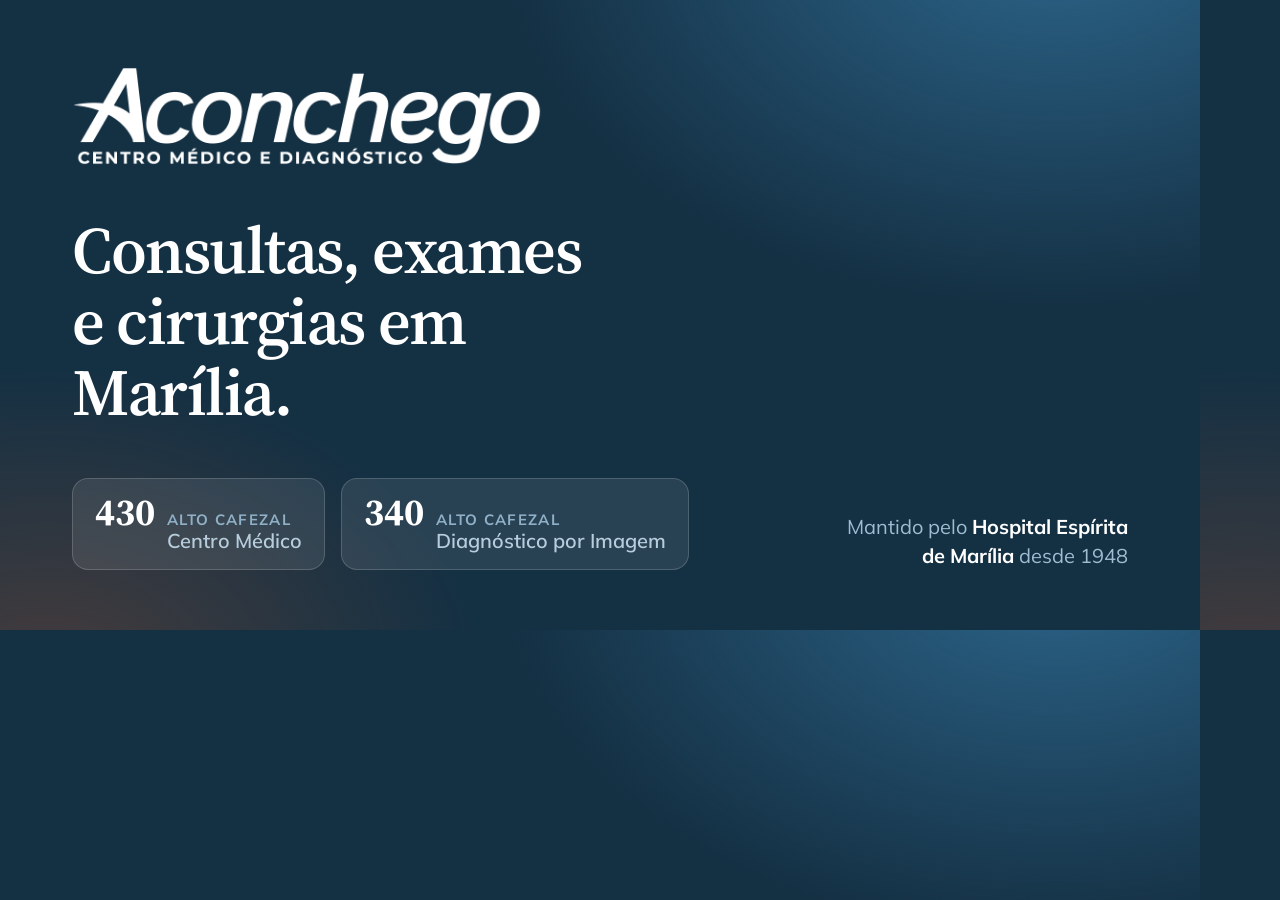
<file: tools/og.html>
<!doctype html>
<html lang="pt-BR">
<head>
<meta charset="utf-8">
<title>Cartão de compartilhamento</title>
<style>
  /* Página de ferramenta, renderizada só pelo Chrome headless para virar
     assets/img/og.png. Não vai para o site, por isso o estilo mora aqui.
     Toda cor é declarada: o headless renderiza em tema escuro por padrão. */
  @font-face {
    font-family: 'Mulish';
    src: url('../assets/fonts/mulish.woff2') format('woff2');
    font-weight: 300 900;
  }
  @font-face {
    font-family: 'Source Serif';
    src: url('../assets/fonts/source-serif.woff2') format('woff2');
    font-weight: 300 800;
  }

  * { box-sizing: border-box; margin: 0; padding: 0; }

  html, body { width: 1200px; height: 630px; overflow: hidden; }

  body {
    display: flex;
    flex-direction: column;
    justify-content: space-between;
    padding: 66px 72px 60px;
    background: #143043;
    background-image:
      radial-gradient(900px 620px at 88% -12%, rgba(49, 111, 152, .85), rgba(49, 111, 152, 0) 62%),
      radial-gradient(720px 520px at 4% 108%, rgba(169, 83, 47, .34), rgba(169, 83, 47, 0) 60%);
    color: #d9e6ef;
    font-family: 'Mulish', sans-serif;
    -webkit-font-smoothing: antialiased;
  }

  .marca { display: flex; align-items: center; gap: 26px; }
  .marca img { width: 470px; height: auto; display: block; }

  .selo {
    align-self: flex-start;
    border: 1.5px solid rgba(255, 255, 255, .28);
    border-radius: 999px;
    padding: 9px 20px;
    font-size: 19px;
    font-weight: 700;
    letter-spacing: .04em;
    color: #b7cddc;
    text-transform: uppercase;
  }

  h1 {
    font-family: 'Source Serif', Georgia, serif;
    font-size: 66px;
    font-weight: 600;
    line-height: 1.08;
    letter-spacing: -.022em;
    color: #ffffff;
    max-width: 15ch;
  }

  .rodape { display: flex; align-items: flex-end; justify-content: space-between; gap: 40px; }

  .unidades { display: flex; gap: 16px; }

  .unidade {
    display: flex;
    align-items: baseline;
    gap: 12px;
    background: rgba(255, 255, 255, .09);
    border: 1.5px solid rgba(255, 255, 255, .17);
    border-radius: 16px;
    padding: 14px 22px 16px;
  }
  .unidade b {
    font-family: 'Source Serif', Georgia, serif;
    font-size: 38px;
    font-weight: 700;
    color: #ffffff;
    line-height: 1;
  }
  .unidade span {
    font-size: 20px;
    font-weight: 600;
    color: #b7cddc;
    line-height: 1.2;
  }
  .unidade i { display: block; font-style: normal; font-size: 15px; color: #8fb0c6; font-weight: 700; letter-spacing: .09em; text-transform: uppercase; }

  .mant { text-align: right; font-size: 20px; line-height: 1.45; color: #9fbdd1; width: 300px; flex: none; }
  .mant b { color: #ffffff; font-weight: 700; }
</style>
</head>
<body>
  <div class="marca">
    <img src="../assets/img/logo-aconchego-branco.png" alt="">
  </div>

  <h1>Consultas, exames e cirurgias em Marília.</h1>

  <div class="rodape">
    <div class="unidades">
      <div class="unidade">
        <b>430</b>
        <span><i>Alto Cafezal</i>Centro Médico</span>
      </div>
      <div class="unidade">
        <b>340</b>
        <span><i>Alto Cafezal</i>Diagnóstico por Imagem</span>
      </div>
    </div>
    <p class="mant">Mantido pelo <b>Hospital Espírita de Marília</b> desde 1948</p>
  </div>
</body>
</html>
</file>
<file: assets/css/site.css>
/* =========================================================================
   Centro Médico Aconchego. Folha única.

   PALETA
   O azul #316F98 não foi escolhido: foi medido no logotipo oficial da
   clínica, amostrado no núcleo do traço da arte em 1080 px. Em HSL ele é
   204°, 51%, 39%. O terracota das ações é o complementar exato dele
   (18°, 56%, 42%): mesma saturação, mesma luminosidade, matiz oposto. Não é
   gosto, é o par que a marca já pedia. A areia do fundo entrega o que o nome
   da clínica promete e que o azul sozinho não dá.

   TIPOGRAFIA E TAMANHO
   Corpo em 18 px, entrelinha 1.65, alvos de toque de 48 px. O público desta
   clínica inclui geriatria, oftalmologia e cuidados prolongados: gente que
   enxerga pior e toca com menos precisão. Tamanho aqui é acessibilidade, não
   estilo. Nada abaixo de 16 px em texto corrido.

   MOVIMENTO
   Só em foco e sobre o cursor. Nada aparece por rolagem: conteúdo escondido
   atrás de rolagem some em leitor de tela, em captura e em quem chega por
   link direto.
   ========================================================================= */

/* ------------------------------------------------------------------ */
/* Fontes                                                              */
/* ------------------------------------------------------------------ */

@font-face {
  font-family: 'Mulish';
  src: url('../fonts/mulish.woff2') format('woff2');
  font-weight: 300 900;
  font-style: normal;
  font-display: swap;
}

@font-face {
  font-family: 'Source Serif';
  src: url('../fonts/source-serif.woff2') format('woff2');
  font-weight: 300 800;
  font-style: normal;
  font-display: swap;
}

/* ------------------------------------------------------------------ */
/* Variáveis                                                           */
/* ------------------------------------------------------------------ */

:root {
  /* Azuis, derivados da cor medida no logotipo. */
  --azul: #316f98;
  --azul-forte: #2a5f83;
  --azul-escuro: #23455c;
  --azul-noite: #143043;
  --azul-tinta: #0f2634;
  --azul-veu: #e7eff5;
  --azul-veu-2: #d3e3ee;

  /* Areia. O contraponto quente. */
  --areia: #fbf7f2;
  --areia-2: #f4ece1;
  --areia-3: #ece0d0;
  --linha: #e3d8c9;
  --linha-forte: #d2c3ae;
  --borda-campo: #6d6459;

  /* Ações. */
  --terra: #a9532f;
  --terra-forte: #8e4426;
  --terra-veu: #f7e9e1;
  --verde: #12734a;
  --verde-forte: #0d5d3a;

  /* Texto. Quase preto quente, não cinza. */
  --texto: #2a2622;
  --texto-suave: #5c554d;
  --texto-claro: #6d6459;
  --branco: #ffffff;

  --raio: 14px;
  --raio-g: 22px;
  --sombra: 0 1px 2px rgba(20, 48, 67, .05), 0 8px 24px -12px rgba(20, 48, 67, .18);
  --sombra-alta: 0 2px 4px rgba(20, 48, 67, .06), 0 18px 40px -18px rgba(20, 48, 67, .28);

  --env: 1180px;
  --toque: 48px;

  --serif: 'Source Serif', Georgia, 'Times New Roman', serif;
  --sans: 'Mulish', system-ui, -apple-system, 'Segoe UI', Roboto, Arial, sans-serif;
}

/* ------------------------------------------------------------------ */
/* Base                                                                */
/* ------------------------------------------------------------------ */

*, *::before, *::after { box-sizing: border-box; }

html {
  -webkit-text-size-adjust: 100%;
  scroll-behavior: smooth;
  scroll-padding-top: 6rem;
}

body {
  margin: 0;
  background: var(--areia);
  color: var(--texto);
  font-family: var(--sans);
  font-size: 1.125rem;
  line-height: 1.65;
  font-weight: 400;
  -webkit-font-smoothing: antialiased;
  text-rendering: optimizeLegibility;
}

h1, h2, h3, h4 {
  font-family: var(--serif);
  color: var(--azul-tinta);
  line-height: 1.15;
  font-weight: 600;
  letter-spacing: -.01em;
  margin: 0 0 .6em;
  text-wrap: balance;
}

h1 { font-size: clamp(2.1rem, 1.35rem + 3.2vw, 3.6rem); letter-spacing: -.022em; }
h2 { font-size: clamp(1.65rem, 1.25rem + 1.7vw, 2.5rem); letter-spacing: -.018em; }
h3 { font-size: clamp(1.2rem, 1.08rem + .5vw, 1.42rem); }
h4 { font-size: 1.08rem; font-family: var(--sans); font-weight: 700; letter-spacing: 0; }

p { margin: 0 0 1.15em; text-wrap: pretty; }
p:last-child { margin-bottom: 0; }

a { color: var(--azul-forte); text-underline-offset: .18em; text-decoration-thickness: .08em; }
a:hover { color: var(--terra-forte); }

strong, b { font-weight: 700; color: var(--azul-tinta); }

img { max-width: 100%; height: auto; }

ul, ol { margin: 0 0 1.15em; padding-left: 1.3em; }
li { margin-bottom: .4em; }
li:last-child { margin-bottom: 0; }

hr { border: 0; border-top: 1px solid var(--linha); margin: 3rem 0; }

:focus-visible {
  outline: 3px solid var(--terra);
  outline-offset: 3px;
  border-radius: 4px;
}

/* Sobre fundo escuro o terracota da 2.59:1 contra o azul-noite, abaixo do
   minimo de 3:1. O salmao claro da paleta da 6.77:1. Isso vale para o rodape
   inteiro, para a secao azul e para o link de pular, que aparece por cima da
   tarja escura. */
.secao-azul :focus-visible,
.chamada :focus-visible,
.rodape :focus-visible,
.tarja :focus-visible,
.previa :focus-visible,
.pular:focus-visible { outline-color: #e8a888; }

::selection { background: var(--azul-veu-2); color: var(--azul-tinta); }

/* ------------------------------------------------------------------ */
/* Utilidades                                                          */
/* ------------------------------------------------------------------ */

.env {
  width: 100%;
  max-width: var(--env);
  margin-inline: auto;
  padding-inline: clamp(1.15rem, .6rem + 2.4vw, 2.5rem);
}

.env-estreito { max-width: 760px; }

.ico { width: 1.25em; height: 1.25em; flex: none; }

.pular {
  position: absolute; left: 1rem; top: -100px; z-index: 60;
  background: var(--azul-noite); color: var(--branco);
  padding: .8rem 1.3rem; border-radius: 0 0 var(--raio) var(--raio);
  font-weight: 700; text-decoration: none;
  transition: top .15s ease;
}
.pular:focus { top: 0; color: var(--branco); }

.pendente {
  display: inline-block;
  background: #fdf3d6;
  border: 1px dashed #b8892a;
  color: #6d4f0f;
  border-radius: 6px;
  padding: 0 .45em;
  font-size: .88em;
  font-weight: 700;
  font-family: var(--sans);
}

/* ------------------------------------------------------------------ */
/* Faixa de prévia e tarja institucional                               */
/* ------------------------------------------------------------------ */

.previa {
  background: #6d4f0f;
  color: #fdf3d6;
  font-size: .95rem;
  line-height: 1.5;
}
.previa p {
  max-width: var(--env);
  margin-inline: auto;
  padding: .7rem clamp(1.15rem, .6rem + 2.4vw, 2.5rem);
}
.previa strong { color: #ffe9a8; }

.tarja {
  background: var(--azul-noite);
  color: #c6dbe9;
  font-size: 1rem;
  letter-spacing: .01em;
}
.tarja p {
  max-width: var(--env);
  margin-inline: auto;
  padding: .55rem clamp(1.15rem, .6rem + 2.4vw, 2.5rem);
  text-align: center;
}

/* ------------------------------------------------------------------ */
/* Cabeçalho                                                           */
/* ------------------------------------------------------------------ */

.topo {
  position: sticky;
  top: 0;
  z-index: 50;
  background: rgba(251, 247, 242, .93);
  backdrop-filter: saturate(180%) blur(12px);
  border-bottom: 1px solid var(--linha);
}

.topo-linha {
  display: flex;
  align-items: center;
  gap: 1.5rem;
  min-height: 76px;
  padding-block: .7rem;
}

.topo-marca { flex: none; display: flex; align-items: center; min-height: 44px; line-height: 0; }
.topo-marca:focus-visible { outline-offset: 6px; }

.logo { display: block; width: 200px; height: auto; }

.topo-nav { margin-left: auto; }
.topo-nav ul {
  display: flex;
  align-items: center;
  gap: .35rem;
  list-style: none;
  margin: 0; padding: 0;
}
.topo-nav a {
  display: block;
  padding: .55rem .7rem;
  border-radius: 9px;
  color: var(--azul-escuro);
  font-size: .98rem;
  font-weight: 600;
  text-decoration: none;
  white-space: nowrap;
  transition: background .15s ease, color .15s ease;
}
.topo-nav a:hover { background: var(--azul-veu); color: var(--azul-tinta); }
.topo-nav a[aria-current="page"] {
  color: var(--azul-tinta);
  background: var(--areia-3);
}

.topo-acao { flex: none; }
.topo-botao { display: none; }

/* ------------------------------------------------------------------ */
/* Botões                                                              */
/* ------------------------------------------------------------------ */

.btn {
  display: inline-flex;
  align-items: center;
  justify-content: center;
  gap: .55rem;
  min-height: var(--toque);
  padding: .7rem 1.35rem;
  border: 1.5px solid transparent;
  border-radius: 999px;
  font-family: var(--sans);
  font-size: 1rem;
  font-weight: 700;
  line-height: 1.25;
  text-align: center;
  text-decoration: none;
  cursor: pointer;
  transition: transform .14s ease, background .16s ease, border-color .16s ease, color .16s ease, box-shadow .16s ease;
}
.btn:hover { transform: translateY(-1px); }
.btn:active { transform: translateY(0); }
.btn .ico { width: 1.15em; height: 1.15em; }

.btn-principal {
  background: var(--terra);
  border-color: var(--terra);
  color: var(--branco);
  box-shadow: 0 1px 2px rgba(142, 68, 38, .18), 0 10px 22px -12px rgba(142, 68, 38, .55);
}
.btn-principal:hover { background: var(--terra-forte); border-color: var(--terra-forte); color: var(--branco); }

.btn-secundario {
  background: transparent;
  border-color: var(--azul);
  color: var(--azul-forte);
}
.btn-secundario:hover { background: var(--azul-veu); color: var(--azul-tinta); border-color: var(--azul-forte); }

.btn-zap {
  background: var(--verde);
  border-color: var(--verde);
  color: var(--branco);
}
.btn-zap:hover { background: var(--verde-forte); border-color: var(--verde-forte); color: var(--branco); }

.btn-claro {
  background: var(--branco);
  border-color: var(--branco);
  color: var(--azul-tinta);
}
.btn-claro:hover { background: var(--azul-veu); color: var(--azul-tinta); border-color: var(--azul-veu); }

.btn-fantasma {
  background: transparent;
  border-color: rgba(255, 255, 255, .5);
  color: var(--branco);
}
.btn-fantasma:hover { background: rgba(255, 255, 255, .12); border-color: var(--branco); color: var(--branco); }

.btn-largo { width: 100%; }

.grupo-botoes {
  display: flex;
  flex-wrap: wrap;
  gap: .8rem;
  margin-top: 1.6rem;
}

/* ------------------------------------------------------------------ */
/* Seções                                                              */
/* ------------------------------------------------------------------ */

.secao { padding-block: clamp(3.5rem, 2.2rem + 4.5vw, 6rem); }
.secao-veu { background: var(--areia-2); }
.secao-azul { background: var(--azul-noite); color: #d9e6ef; }
.secao-azul h2, .secao-azul h3 { color: var(--branco); }
/* O `:not(.btn)` não é enfeite. Sem ele esta regra vence a cor do botão por
   especificidade, e um botão de fundo branco dentro da seção escura fica com
   texto azul-claro sobre branco: contraste 1.67, ilegível. */
.secao-azul a:not(.btn) { color: #a9cde5; }
.secao-azul strong, .secao-azul b { color: var(--branco); }

.cabeca-secao { max-width: 720px; margin-bottom: 2.75rem; }
.cabeca-secao p { color: var(--texto-suave); font-size: 1.15rem; margin-bottom: 0; }
.secao-azul .cabeca-secao p { color: #b7cddc; }

.sobrenome {
  display: block;
  font-family: var(--sans);
  font-size: .82rem;
  font-weight: 800;
  letter-spacing: .13em;
  text-transform: uppercase;
  color: var(--terra);
  margin-bottom: .9rem;
}
.secao-azul .sobrenome { color: #e8a888; }

/* ------------------------------------------------------------------ */
/* Hero                                                                */
/* ------------------------------------------------------------------ */

.hero {
  position: relative;
  overflow: hidden;
  background: linear-gradient(168deg, var(--areia) 0%, var(--areia-2) 58%, var(--areia-3) 100%);
  border-bottom: 1px solid var(--linha);
}

/* O arco é o mesmo gesto do acento do logotipo, em escala grande e em
   opacidade baixa. Serve de textura, não de informação. */
.hero::before {
  content: '';
  position: absolute;
  right: -18%;
  top: -32%;
  width: min(1100px, 92vw);
  aspect-ratio: 1;
  background: radial-gradient(circle at 50% 50%, rgba(49, 111, 152, .13), rgba(49, 111, 152, 0) 62%);
  pointer-events: none;
}

.hero-grade {
  position: relative;
  display: grid;
  grid-template-columns: minmax(0, 1.08fr) minmax(0, .92fr);
  gap: clamp(2.5rem, 1rem + 5vw, 5rem);
  align-items: center;
  padding-block: clamp(3.25rem, 2rem + 5vw, 6.25rem);
}

.hero-texto h1 { margin-bottom: .45em; }
.hero-chamada {
  font-size: clamp(1.15rem, 1.02rem + .55vw, 1.35rem);
  color: var(--texto-suave);
  max-width: 34em;
}

.hero-selos {
  display: flex;
  flex-wrap: wrap;
  gap: .5rem .5rem;
  margin-top: 2rem;
  padding: 0;
  list-style: none;
}
.hero-selos li {
  display: inline-flex;
  align-items: center;
  gap: .4rem;
  margin: 0;
  padding: .4rem .85rem .4rem .6rem;
  background: rgba(255, 255, 255, .72);
  border: 1px solid var(--linha);
  border-radius: 999px;
  font-size: .92rem;
  font-weight: 600;
  color: var(--azul-escuro);
}
.hero-selos .ico { width: 1.05em; height: 1.05em; color: var(--azul); }

/* Cartão de escolha do caminho. É a peça central do site: a pessoa chega
   sabendo o que precisa (consulta ou exame) e sai daqui já roteada para a
   unidade e o telefone certos. */
.escolha {
  background: var(--branco);
  border: 1px solid var(--linha);
  border-radius: var(--raio-g);
  box-shadow: var(--sombra-alta);
  padding: clamp(1.5rem, 1rem + 1.6vw, 2.15rem);
}
.escolha > h2 {
  font-size: 1.3rem;
  margin-bottom: .2em;
}
.escolha > p {
  color: var(--texto-suave);
  font-size: 1rem;
  margin-bottom: 1.4rem;
}

.caminhos { display: grid; gap: .85rem; }

.caminho {
  display: grid;
  grid-template-columns: auto 1fr auto;
  align-items: center;
  gap: .95rem;
  padding: 1rem 1.15rem;
  border: 1.5px solid var(--azul-veu-2);
  border-radius: var(--raio);
  background: var(--areia);
  color: var(--texto);
  text-decoration: none;
  transition: border-color .16s ease, background .16s ease, transform .16s ease;
}
.caminho:hover {
  border-color: var(--azul);
  background: var(--azul-veu);
  color: var(--texto);
  transform: translateX(2px);
}
.caminho-ico {
  display: grid;
  place-items: center;
  width: 46px; height: 46px;
  border-radius: 12px;
  background: var(--azul-veu);
  color: var(--azul-forte);
}
.caminho:hover .caminho-ico { background: var(--branco); }
.caminho-ico .ico { width: 24px; height: 24px; }
.caminho b { display: block; font-size: 1.06rem; color: var(--azul-tinta); line-height: 1.3; }
.caminho span { display: block; font-size: .93rem; color: var(--texto-suave); line-height: 1.4; }
.caminho > .ico { color: var(--azul); width: 20px; height: 20px; }

.escolha-nota {
  margin-top: 1.3rem;
  padding-top: 1.15rem;
  border-top: 1px solid var(--linha);
  font-size: .93rem;
  color: var(--texto-suave);
}

/* ------------------------------------------------------------------ */
/* Grades e cartões                                                    */
/* ------------------------------------------------------------------ */

.grade { display: grid; gap: 1.4rem; }
/* O `min(100%, ...)` em toda trilha nao e' enfeite: com minmax rigido a
   grade nao cabe em 320 px nem em zoom de 400%, e a pagina passa a rolar de
   lado. Isso e' falha de refluxo (WCAG 1.4.10). */
.grade-2 { grid-template-columns: repeat(auto-fit, minmax(min(100%, 300px), 1fr)); }
.grade-3 { grid-template-columns: repeat(auto-fit, minmax(min(100%, 280px), 1fr)); }
.grade-4 { grid-template-columns: repeat(auto-fit, minmax(min(100%, 230px), 1fr)); }
/* Trava em duas colunas. Para conjuntos de quatro itens, que em auto-fit
   caem como três mais um órfão. */
.grade-dupla { grid-template-columns: repeat(auto-fit, minmax(min(100%, 420px), 1fr)); }

.cartao {
  background: var(--branco);
  border: 1px solid var(--linha);
  border-radius: var(--raio-g);
  padding: clamp(1.35rem, 1rem + 1vw, 1.9rem);
  box-shadow: var(--sombra);
}
.cartao h3 { margin-bottom: .45em; }
.cartao p { color: var(--texto-suave); font-size: 1.02rem; }
.cartao p:last-child { margin-bottom: 0; }

.cartao-ico {
  display: grid;
  place-items: center;
  width: 52px; height: 52px;
  border-radius: 14px;
  background: var(--azul-veu);
  color: var(--azul-forte);
  margin-bottom: 1.1rem;
}
.cartao-ico .ico { width: 26px; height: 26px; }

.cartao-link {
  display: block;
  text-decoration: none;
  color: inherit;
  transition: transform .16s ease, box-shadow .16s ease, border-color .16s ease;
}
.cartao-link:hover {
  transform: translateY(-3px);
  box-shadow: var(--sombra-alta);
  border-color: var(--azul-veu-2);
  color: inherit;
}

/* Lista de especialidades, sem cartão: dezesseis caixas viram parede.

   O filete vem do contêiner em cima e de cada item embaixo, e não de regras
   por posição do filho. Assim a lista fecha certo com duas, três ou uma
   coluna, sem depender de quantas o auto-fit resolveu criar. */
.especialidades {
  display: grid;
  gap: 0 clamp(1.75rem, 1rem + 2.5vw, 3rem);
  grid-template-columns: repeat(auto-fit, minmax(min(100%, 330px), 1fr));
  border-top: 1px solid var(--linha);
  list-style: none;
  margin: 0;
  padding: 0;
}
.esp {
  padding: 1.35rem 0;
  margin: 0;
  border-bottom: 1px solid var(--linha);
}
.esp h3 { font-size: 1.22rem; margin-bottom: .25em; }
.esp p { margin: 0; color: var(--texto-suave); font-size: 1rem; }
.esp-tel {
  display: inline-flex; align-items: center; gap: .35rem;
  min-height: 44px;
  margin-top: .25rem; font-size: 1rem; font-weight: 700;
  color: var(--terra-forte); text-decoration: none;
}
.esp-tel .ico { width: 1em; height: 1em; }

/* ------------------------------------------------------------------ */
/* Unidades                                                            */
/* ------------------------------------------------------------------ */

.unidade {
  display: grid;
  grid-template-columns: minmax(0, 1fr) minmax(0, 1fr);
  gap: clamp(1.5rem, 1rem + 2.5vw, 3rem);
  align-items: start;
  background: var(--branco);
  border: 1px solid var(--linha);
  border-radius: var(--raio-g);
  padding: clamp(1.5rem, 1rem + 2vw, 2.5rem);
  box-shadow: var(--sombra);
}
.unidade + .unidade { margin-top: 1.6rem; }

.unidade-numero {
  display: inline-flex;
  align-items: baseline;
  gap: .5rem;
  background: var(--azul-noite);
  color: var(--branco);
  border-radius: 12px;
  padding: .5rem 1rem .55rem;
  margin-bottom: 1rem;
}
.unidade-numero b {
  font-family: var(--serif);
  font-size: 1.9rem;
  font-weight: 700;
  line-height: 1;
  color: var(--branco);
}
.unidade-numero span {
  font-size: .78rem;
  font-weight: 800;
  letter-spacing: .12em;
  text-transform: uppercase;
  color: #a9cde5;
}

.endereco {
  font-size: 1.08rem;
  line-height: 1.55;
  margin-bottom: 1.15rem;
}
.endereco b { font-size: 1.2em; }

.lista-check { list-style: none; padding: 0; margin: 0 0 1.3rem; }
.lista-check li {
  display: grid;
  grid-template-columns: auto 1fr;
  gap: .6rem;
  align-items: start;
  margin-bottom: .55rem;
  font-size: 1.02rem;
}
.lista-check .ico { color: var(--verde); width: 1.15em; height: 1.15em; margin-top: .22em; }

/* ------------------------------------------------------------------ */
/* Aviso destacado                                                     */
/* ------------------------------------------------------------------ */

.aviso {
  display: grid;
  grid-template-columns: auto 1fr;
  gap: 1rem;
  background: var(--terra-veu);
  border: 1px solid #e2c3b1;
  border-left: 5px solid var(--terra);
  border-radius: var(--raio);
  padding: 1.15rem 1.35rem;
  margin: 1.75rem 0;
}
.aviso .ico { color: var(--terra-forte); width: 1.4em; height: 1.4em; margin-top: .15em; }
.aviso p { font-size: 1rem; margin-bottom: .5em; }
.aviso p:last-child { margin-bottom: 0; }
.aviso b { color: var(--terra-forte); }

.nota {
  background: var(--azul-veu);
  border-radius: var(--raio);
  padding: 1.15rem 1.35rem;
  font-size: 1rem;
  color: var(--azul-escuro);
  margin: 1.75rem 0;
}
.nota b { color: var(--azul-tinta); }

/* ------------------------------------------------------------------ */
/* Canais de contato                                                   */
/* ------------------------------------------------------------------ */

.canal {
  background: var(--branco);
  border: 1px solid var(--linha);
  border-radius: var(--raio-g);
  padding: clamp(1.35rem, 1rem + 1vw, 1.85rem);
  box-shadow: var(--sombra);
  display: flex;
  flex-direction: column;
}
.canal h3 { margin-bottom: .3em; }
.canal > p { color: var(--texto-suave); font-size: 1rem; flex: 1; }
.canal-onde {
  display: inline-flex; align-items: center; gap: .4rem;
  font-size: 1rem; font-weight: 700; color: var(--azul-forte);
  margin-bottom: 1rem;
}
.canal-onde .ico { width: 1em; height: 1em; }
.canal-acoes { display: grid; gap: .6rem; margin-top: 1.25rem; }

/* ------------------------------------------------------------------ */
/* Formulário de agendamento                                           */
/* ------------------------------------------------------------------ */

.form-caixa {
  background: var(--branco);
  border: 1px solid var(--linha);
  border-radius: var(--raio-g);
  padding: clamp(1.5rem, 1rem + 2vw, 2.5rem);
  box-shadow: var(--sombra-alta);
}

.campo { margin-bottom: 1.5rem; }
.campo > label,
fieldset > legend {
  display: block;
  font-weight: 700;
  font-size: 1.02rem;
  color: var(--azul-tinta);
  margin-bottom: .2rem;
  padding: 0;
}
.campo-dica {
  display: block;
  font-size: 1rem;
  color: var(--texto-suave);
  margin-bottom: .65rem;
}

fieldset { border: 0; padding: 0; margin: 0 0 1.5rem; }

.opcoes { display: grid; gap: .6rem; }
.opcoes-2 { grid-template-columns: repeat(auto-fit, minmax(190px, 1fr)); }

.opcao {
  position: relative;
  display: flex;
  align-items: center;
  gap: .7rem;
  min-height: var(--toque);
  padding: .8rem 1rem;
  border: 1.5px solid var(--azul-veu-2);
  border-radius: var(--raio);
  background: var(--areia);
  cursor: pointer;
  font-weight: 600;
  transition: border-color .15s ease, background .15s ease;
}
.opcao:hover { border-color: var(--azul); }
.opcao input {
  width: 22px; height: 22px;
  accent-color: var(--azul);
  flex: none;
  margin: 0;
  cursor: pointer;
}
.opcao input:focus-visible { outline: 3px solid var(--terra); outline-offset: 2px; }
.opcao:has(input:checked) {
  border-color: var(--azul);
  background: var(--azul-veu);
}
.opcao small {
  display: block;
  font-weight: 400;
  font-size: 1rem;
  color: var(--texto-suave);
  line-height: 1.4;
}

/* A borda dos campos usa cor propria, mais escura que --linha-forte: dentro
   do cartao branco do formulario aquela dava 1.73:1, ou seja, o campo nao
   tinha contorno visivel. Para o publico de oftalmologia isso e' o campo
   deixar de existir. --borda-campo da 5.4:1. */
input[type="text"], input[type="tel"], select, textarea {
  width: 100%;
  min-height: var(--toque);
  padding: .7rem .9rem;
  border: 1.5px solid var(--borda-campo);
  border-radius: var(--raio);
  background: var(--areia);
  font-family: var(--sans);
  font-size: 1.05rem;
  color: var(--texto);
}
input[type="text"]:focus, input[type="tel"]:focus, select:focus, textarea:focus {
  border-color: var(--azul);
  background: var(--branco);
  outline: 3px solid rgba(49, 111, 152, .25);
  outline-offset: 0;
}
select {
  appearance: none;
  background-image: linear-gradient(45deg, transparent 50%, var(--azul-escuro) 50%), linear-gradient(135deg, var(--azul-escuro) 50%, transparent 50%);
  background-position: calc(100% - 20px) calc(50% + 2px), calc(100% - 14px) calc(50% + 2px);
  background-size: 6px 6px, 6px 6px;
  background-repeat: no-repeat;
  padding-right: 2.75rem;
}
textarea { min-height: 110px; resize: vertical; line-height: 1.55; }

.previa-msg {
  background: var(--azul-veu);
  border: 1px solid var(--azul-veu-2);
  border-radius: var(--raio);
  padding: 1.1rem 1.25rem;
  margin-bottom: 1.5rem;
}
.previa-msg h3 { font-size: 1rem; font-family: var(--sans); font-weight: 800; margin-bottom: .5em; color: var(--azul-escuro); }
.previa-msg p {
  font-size: 1rem;
  color: var(--azul-tinta);
  white-space: pre-wrap;
  margin: 0;
  font-style: italic;
}

/* ------------------------------------------------------------------ */
/* Passos                                                              */
/* ------------------------------------------------------------------ */

.passos { list-style: none; margin: 0; padding: 0; counter-reset: passo; }
.passo {
  display: grid;
  grid-template-columns: auto 1fr;
  gap: 1.1rem;
  padding-bottom: 1.75rem;
  margin-bottom: 0;
  position: relative;
}
.passo::before {
  counter-increment: passo;
  content: counter(passo);
  display: grid;
  place-items: center;
  width: 42px; height: 42px;
  border-radius: 50%;
  background: var(--azul-noite);
  color: var(--branco);
  font-family: var(--serif);
  font-size: 1.2rem;
  font-weight: 700;
}
.passo:not(:last-child)::after {
  content: '';
  position: absolute;
  left: 20px; top: 48px; bottom: 6px;
  width: 2px;
  background: var(--linha-forte);
}
.passo h3 { font-size: 1.15rem; margin-bottom: .3em; }
.passo p { color: var(--texto-suave); font-size: 1.02rem; margin: 0; }

/* Dentro da seção azul o passo herda cores claras. Sem isto, o texto de
   apoio fica cinza-escuro sobre azul-escuro e some. */
.secao-azul .passo p { color: #b7cddc; }
.secao-azul .passo::before { background: var(--azul); color: var(--branco); }
.secao-azul .passo:not(:last-child)::after { background: rgba(255, 255, 255, .22); }

/* ------------------------------------------------------------------ */
/* Perguntas                                                           */
/* ------------------------------------------------------------------ */

.pergunta {
  border-bottom: 1px solid var(--linha);
}
.pergunta summary {
  display: flex;
  align-items: center;
  justify-content: space-between;
  gap: 1rem;
  padding: 1.25rem 0;
  cursor: pointer;
  font-family: var(--serif);
  font-size: 1.18rem;
  font-weight: 600;
  color: var(--azul-tinta);
  list-style: none;
}
.pergunta summary::-webkit-details-marker { display: none; }
.pergunta summary::after {
  content: '';
  flex: none;
  width: 12px; height: 12px;
  border-right: 2.5px solid var(--azul);
  border-bottom: 2.5px solid var(--azul);
  transform: rotate(45deg) translateY(-3px);
  transition: transform .2s ease;
}
.pergunta[open] summary::after { transform: rotate(-135deg) translateY(-3px); }
.pergunta summary:hover { color: var(--terra-forte); }
.pergunta-corpo { padding-bottom: 1.4rem; color: var(--texto-suave); }
.pergunta-corpo p { font-size: 1.02rem; }

/* ------------------------------------------------------------------ */
/* Chamada final                                                       */
/* ------------------------------------------------------------------ */

.chamada {
  background: var(--azul-noite);
  color: #d9e6ef;
  border-radius: var(--raio-g);
  padding: clamp(2rem, 1.4rem + 2.6vw, 3.5rem);
  text-align: center;
  position: relative;
  overflow: hidden;
}
.chamada::before {
  content: '';
  position: absolute;
  left: 50%; top: -60%;
  width: 120%; aspect-ratio: 2;
  transform: translateX(-50%);
  background: radial-gradient(ellipse at 50% 50%, rgba(49, 111, 152, .55), rgba(49, 111, 152, 0) 66%);
  pointer-events: none;
}
.chamada > * { position: relative; }
.chamada h2 { color: var(--branco); margin-bottom: .4em; }
.chamada p { color: #b7cddc; max-width: 46em; margin-inline: auto; font-size: 1.1rem; }
.chamada .grupo-botoes { justify-content: center; }

/* ------------------------------------------------------------------ */
/* Conteúdo de texto corrido                                           */
/* ------------------------------------------------------------------ */

.prosa { max-width: 68ch; }
.prosa h2 { margin-top: 2.5rem; }
.prosa h3 { margin-top: 2rem; }
.prosa > *:first-child { margin-top: 0; }
.prosa ul { padding-left: 1.15em; }
.prosa li { padding-left: .2em; }

.entrada {
  font-size: clamp(1.15rem, 1.05rem + .5vw, 1.3rem);
  color: var(--texto-suave);
  line-height: 1.6;
  margin-bottom: 2rem;
}

.pagina-cabeca {
  background: linear-gradient(170deg, var(--areia-2), var(--areia));
  border-bottom: 1px solid var(--linha);
  padding-block: clamp(2.5rem, 1.6rem + 3.5vw, 4.5rem);
}
.pagina-cabeca .entrada { margin-bottom: 0; max-width: 60ch; }

.migalhas {
  font-size: .92rem;
  color: var(--texto-claro);
  margin-bottom: 1.1rem;
}
.migalhas a { color: var(--azul-forte); text-decoration: none; font-weight: 600; }
.migalhas a:hover { text-decoration: underline; }

/* ------------------------------------------------------------------ */
/* Rodapé                                                              */
/* ------------------------------------------------------------------ */

.rodape {
  background: var(--azul-noite);
  color: #b7cddc;
  padding-block: clamp(3rem, 2rem + 3vw, 4.5rem) 2.5rem;
  font-size: 1rem;
}
.rodape h3 {
  color: var(--branco);
  font-family: var(--sans);
  font-size: .84rem;
  font-weight: 800;
  letter-spacing: .13em;
  text-transform: uppercase;
  margin-bottom: 1rem;
}
.rodape a { color: #d9e6ef; text-decoration: none; }
.rodape a:hover { color: var(--branco); text-decoration: underline; }

.rp-grade {
  display: grid;
  grid-template-columns: 1.35fr 1fr 1.4fr 1fr;
  gap: 2.5rem;
}
.logo-rodape { width: 210px; margin-bottom: 1.1rem; }
.rp-marca p { font-size: .98rem; margin-bottom: .5em; }
.rp-mant { color: #8fb0c6; }

/* Alvos de toque no rodapé. O público desta clínica inclui geriatria e
   oftalmologia: link de telefone com 20 px de altura é alvo que a pessoa
   erra. Tudo aqui recebe folga vertical para passar dos 40 px. */
.rp-lista { list-style: none; margin: 0; padding: 0; }
.rp-lista li { margin-bottom: .45rem; }
.rp-canal { display: block; font-size: 1rem; color: #8fb0c6; }
.rp-lista a {
  display: inline-block;
  padding: .55rem 0;
  font-weight: 700;
  font-size: 1.05rem;
}
.rp-links li { margin-bottom: 0; }
.rp-links a { display: inline-block; padding: .55rem 0; font-weight: 400; font-size: 1rem; }

.rp-zap { margin-top: 1.25rem; }
.rp-zap a {
  display: inline-flex; align-items: center; gap: .5rem;
  min-height: 44px;
  font-weight: 700; color: #8ee0b0;
}
.rp-zap a:hover { color: #b6f0cf; }

.rp-unidades { display: grid; gap: 1.75rem; align-content: start; }
.rp-unidade h3 { margin-bottom: .5rem; }
.rp-end { font-size: .96rem; line-height: 1.5; margin-bottom: .35rem; }
.rp-end b { color: var(--branco); font-size: 1.1em; }
.rp-mapa {
  display: inline-flex; align-items: center; gap: .4rem;
  min-height: 44px;
  font-size: .96rem; font-weight: 700;
}

/* Aviso de emergência, no rodapé de todas as páginas. Fica antes do bloco
   legal e com tratamento próprio, porque é a única linha do rodapé que
   alguém pode precisar ler com pressa. */
.rp-emergencia {
  display: grid;
  grid-template-columns: auto 1fr;
  gap: .85rem;
  align-items: start;
  margin-top: 2.75rem;
  padding: 1.1rem 1.3rem;
  background: rgba(169, 83, 47, .22);
  border: 1px solid rgba(232, 168, 136, .45);
  border-left: 5px solid #e8a888;
  border-radius: var(--raio);
  font-size: 1rem;
  line-height: 1.55;
  color: #f3ded4;
}
.rp-emergencia .ico { color: #f0b295; width: 1.4em; height: 1.4em; margin-top: .1em; }
.rp-emergencia b { color: var(--branco); }
.rp-emergencia a { color: #ffd9c6; font-weight: 700; text-decoration: underline; }
.rp-emergencia a:hover { color: var(--branco); }

.rp-legal {
  margin-top: 2rem;
  padding-top: 1.75rem;
  border-top: 1px solid rgba(255, 255, 255, .14);
  font-size: .9rem;
  line-height: 1.6;
  color: #8fb0c6;
}
.rp-legal p { margin-bottom: .7em; }
.rp-ident { color: #b7cddc; }
/* Não descer mais do que isto: abaixo daqui o contraste sobre o azul-noite
   cai de 4.5 e a linha deixa de passar no critério AA. */
.rp-fim { color: #86a8bf; }

/* ------------------------------------------------------------------ */
/* Responsivo                                                          */
/* ------------------------------------------------------------------ */

@media (max-width: 1080px) {
  .rp-grade { grid-template-columns: 1fr 1fr; gap: 2.5rem 2rem; }
}

@media (max-width: 980px) {
  .hero-grade { grid-template-columns: 1fr; }
  .unidade { grid-template-columns: 1fr; }
}

@media (max-width: 900px) {
  .topo-botao {
    display: inline-flex;
    align-items: center;
    gap: .45rem;
    margin-left: auto;
    min-height: 44px;
    padding: .5rem .85rem;
    border: 1.5px solid var(--linha-forte);
    border-radius: 10px;
    background: transparent;
    color: var(--azul-escuro);
    font-family: var(--sans);
    font-size: .95rem;
    font-weight: 700;
    cursor: pointer;
  }
  .topo-botao:hover { background: var(--azul-veu); }

  /* Sem `order` aqui de proposito. Reordenar visualmente o botao Agendar
     para antes da lista do menu fazia o tabulador descer os seis links e so
     depois voltar para cima, que e' desencontro de ordem de foco (2.4.3).
     Na ordem do DOM o menu aberto le: Menu, os links, Agendar. */
  .topo-nav {
    display: none;
    width: 100%;
    margin-left: 0;
    padding-top: .75rem;
    border-top: 1px solid var(--linha);
  }
  .topo-nav.aberto { display: block; }
  .topo-nav ul { flex-direction: column; align-items: stretch; gap: .1rem; }
  .topo-nav a { padding: .85rem .75rem; font-size: 1.05rem; }

  .topo-linha { flex-wrap: wrap; gap: .75rem; }
  .topo-acao .btn { padding: .6rem 1.05rem; font-size: .95rem; }
  .logo { width: 168px; }
}

@media (max-width: 620px) {
  body { font-size: 1.0625rem; }
  .rp-grade { grid-template-columns: 1fr; gap: 2.25rem; }
  .grupo-botoes .btn { width: 100%; }
  .topo-acao .btn span { display: none; }
  .topo-acao .btn { padding: .6rem .9rem; }
  .topo-acao .btn .ico { width: 1.35em; height: 1.35em; }
  .logo { width: 150px; }
  .caminho { grid-template-columns: auto 1fr; }
  .caminho > .ico { display: none; }
}

@media (max-width: 420px) {
  .unidade-numero b { font-size: 1.6rem; }
}

/* ------------------------------------------------------------------ */
/* Preferências do sistema                                             */
/* ------------------------------------------------------------------ */

@media (prefers-reduced-motion: reduce) {
  html { scroll-behavior: auto; }
  *, *::before, *::after {
    animation-duration: .001ms !important;
    animation-iteration-count: 1 !important;
    transition-duration: .001ms !important;
  }
  .btn:hover, .cartao-link:hover, .caminho:hover { transform: none; }
}

@media (prefers-contrast: more) {
  :root {
    --texto-suave: #3d382f;
    --linha: #b9ab97;
  }
  .btn { border-width: 2px; }
}

@media print {
  .previa, .topo, .rodape .rp-links, .pular, .grupo-botoes { display: none; }
  body { background: #fff; font-size: 11pt; }
  .secao { padding-block: 1rem; }
  a[href^="http"]::after { content: ' (' attr(href) ')'; font-size: 9pt; word-break: break-all; }
}
</file>
